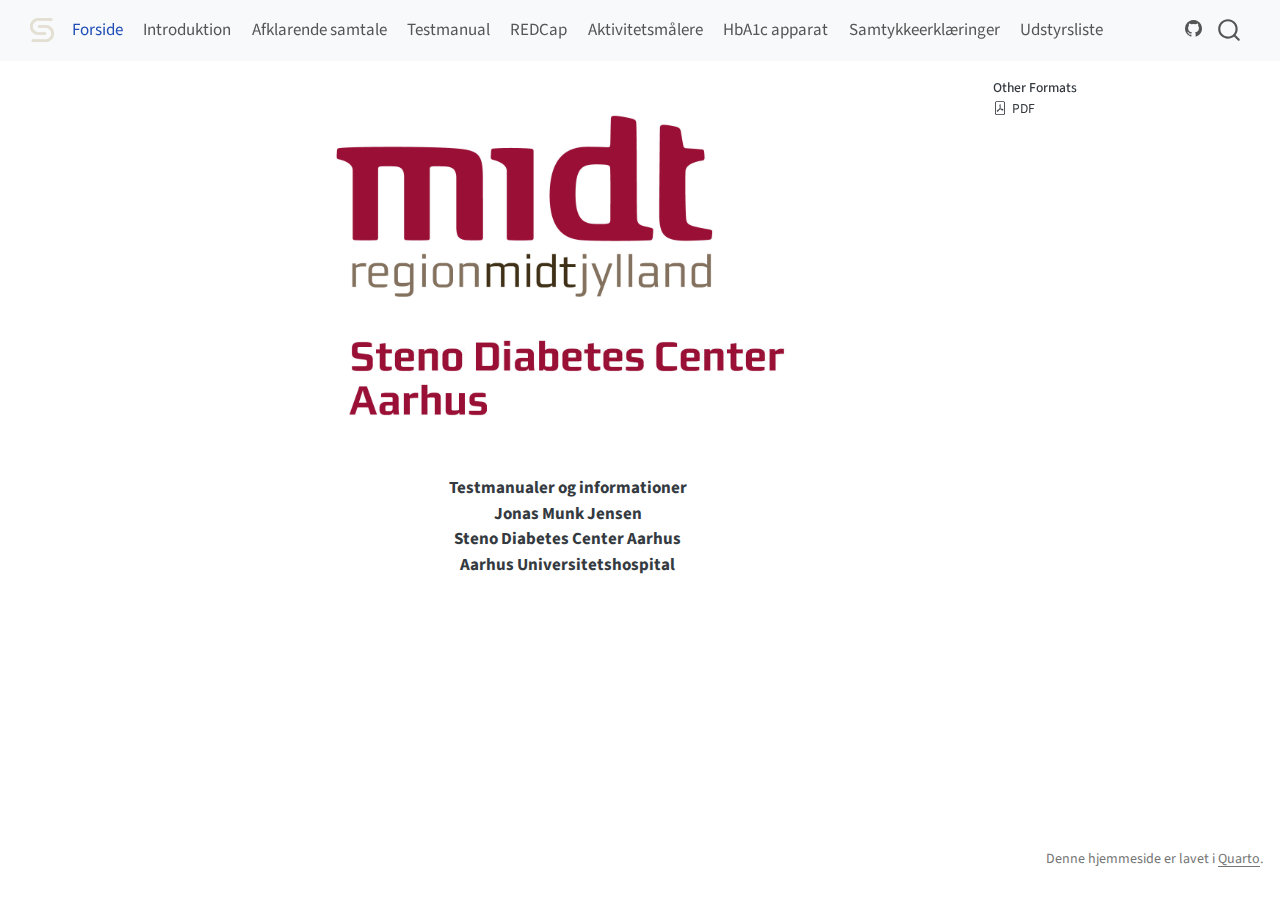
<file: index.html>
<!DOCTYPE html>
<html xmlns="http://www.w3.org/1999/xhtml" lang="en" xml:lang="en"><head>

<meta charset="utf-8">
<meta name="generator" content="quarto-1.5.57">

<meta name="viewport" content="width=device-width, initial-scale=1.0, user-scalable=yes">


<title>LIVING forskningsprojekt</title>
<style>
code{white-space: pre-wrap;}
span.smallcaps{font-variant: small-caps;}
div.columns{display: flex; gap: min(4vw, 1.5em);}
div.column{flex: auto; overflow-x: auto;}
div.hanging-indent{margin-left: 1.5em; text-indent: -1.5em;}
ul.task-list{list-style: none;}
ul.task-list li input[type="checkbox"] {
  width: 0.8em;
  margin: 0 0.8em 0.2em -1em; /* quarto-specific, see https://github.com/quarto-dev/quarto-cli/issues/4556 */ 
  vertical-align: middle;
}
</style>


<script src="site_libs/quarto-nav/quarto-nav.js"></script>
<script src="site_libs/quarto-nav/headroom.min.js"></script>
<script src="site_libs/clipboard/clipboard.min.js"></script>
<script src="site_libs/quarto-search/autocomplete.umd.js"></script>
<script src="site_libs/quarto-search/fuse.min.js"></script>
<script src="site_libs/quarto-search/quarto-search.js"></script>
<meta name="quarto:offset" content="./">
<script src="site_libs/quarto-html/quarto.js"></script>
<script src="site_libs/quarto-html/popper.min.js"></script>
<script src="site_libs/quarto-html/tippy.umd.min.js"></script>
<script src="site_libs/quarto-html/anchor.min.js"></script>
<link href="site_libs/quarto-html/tippy.css" rel="stylesheet">
<link href="site_libs/quarto-html/quarto-syntax-highlighting.css" rel="stylesheet" id="quarto-text-highlighting-styles">
<script src="site_libs/bootstrap/bootstrap.min.js"></script>
<link href="site_libs/bootstrap/bootstrap-icons.css" rel="stylesheet">
<link href="site_libs/bootstrap/bootstrap.min.css" rel="stylesheet" id="quarto-bootstrap" data-mode="light">
<script id="quarto-search-options" type="application/json">{
  "location": "navbar",
  "copy-button": false,
  "collapse-after": 3,
  "panel-placement": "end",
  "type": "overlay",
  "limit": 50,
  "keyboard-shortcut": [
    "f",
    "/",
    "s"
  ],
  "show-item-context": false,
  "language": {
    "search-no-results-text": "No results",
    "search-matching-documents-text": "matching documents",
    "search-copy-link-title": "Copy link to search",
    "search-hide-matches-text": "Hide additional matches",
    "search-more-match-text": "more match in this document",
    "search-more-matches-text": "more matches in this document",
    "search-clear-button-title": "Clear",
    "search-text-placeholder": "",
    "search-detached-cancel-button-title": "Cancel",
    "search-submit-button-title": "Submit",
    "search-label": "Search"
  }
}</script>


</head>

<body class="nav-fixed">

<div id="quarto-search-results"></div>
  <header id="quarto-header" class="headroom fixed-top">
    <nav class="navbar navbar-expand-lg " data-bs-theme="dark">
      <div class="navbar-container container-fluid">
      <div class="navbar-brand-container mx-auto">
    <a href="./index.html" class="navbar-brand navbar-brand-logo">
    <img src="./logo.png" alt="Steno Diabetes Center Aarhus" class="navbar-logo">
    </a>
  </div>
            <div id="quarto-search" class="" title="Search"></div>
          <button class="navbar-toggler" type="button" data-bs-toggle="collapse" data-bs-target="#navbarCollapse" aria-controls="navbarCollapse" role="menu" aria-expanded="false" aria-label="Toggle navigation" onclick="if (window.quartoToggleHeadroom) { window.quartoToggleHeadroom(); }">
  <span class="navbar-toggler-icon"></span>
</button>
          <div class="collapse navbar-collapse" id="navbarCollapse">
            <ul class="navbar-nav navbar-nav-scroll me-auto">
  <li class="nav-item">
    <a class="nav-link active" href="./index.html" aria-current="page"> 
<span class="menu-text">Forside</span></a>
  </li>  
  <li class="nav-item">
    <a class="nav-link" href="./0-introduktion.html"> 
<span class="menu-text">Introduktion</span></a>
  </li>  
  <li class="nav-item">
    <a class="nav-link" href="./1-afklarende-samtale.html"> 
<span class="menu-text">Afklarende samtale</span></a>
  </li>  
  <li class="nav-item">
    <a class="nav-link" href="./2-testmanual"> 
<span class="menu-text">Testmanual</span></a>
  </li>  
  <li class="nav-item">
    <a class="nav-link" href="./3-REDCap.html"> 
<span class="menu-text">REDCap</span></a>
  </li>  
  <li class="nav-item">
    <a class="nav-link" href="./4-opsætning-af-aktivitetsmåler.html"> 
<span class="menu-text">Aktivitetsmålere</span></a>
  </li>  
  <li class="nav-item">
    <a class="nav-link" href="./5-HbA1c-apparat.html"> 
<span class="menu-text">HbA1c apparat</span></a>
  </li>  
  <li class="nav-item">
    <a class="nav-link" href="./6-Samtykkeerklæring.html"> 
<span class="menu-text">Samtykkeerklæringer</span></a>
  </li>  
  <li class="nav-item">
    <a class="nav-link" href="./7-udstyrsliste.html"> 
<span class="menu-text">Udstyrsliste</span></a>
  </li>  
</ul>
          </div> <!-- /navcollapse -->
            <div class="quarto-navbar-tools">
    <a href="https://github.com/Jonasmunkjensen/LIVING" title="LIVING" class="quarto-navigation-tool px-1" aria-label="LIVING"><i class="bi bi-github"></i></a>
</div>
      </div> <!-- /container-fluid -->
    </nav>
</header>
<!-- content -->
<div id="quarto-content" class="quarto-container page-columns page-rows-contents page-layout-article page-navbar">
<!-- sidebar -->
<!-- margin-sidebar -->
    <div id="quarto-margin-sidebar" class="sidebar margin-sidebar">
        
    <div class="quarto-alternate-formats"><h2>Other Formats</h2><ul><li><a href="index.pdf"><i class="bi bi-file-pdf"></i>PDF</a></li></ul></div></div>
<!-- main -->
<main class="content" id="quarto-document-content">




<div class="quarto-figure quarto-figure-center">
<figure class="figure">
<p><img src="rmlogo.PNG" class="img-fluid quarto-figure quarto-figure-center figure-img"></p>
</figure>
</div>
<div style="text-align: center">
<p><strong>Testmanualer og informationer</strong><br>
<strong>Jonas Munk Jensen</strong><br>
<strong>Steno Diabetes Center Aarhus</strong><br>
<strong>Aarhus Universitetshospital</strong></p>
</div>



</main> <!-- /main -->
<script id="quarto-html-after-body" type="application/javascript">
window.document.addEventListener("DOMContentLoaded", function (event) {
  const toggleBodyColorMode = (bsSheetEl) => {
    const mode = bsSheetEl.getAttribute("data-mode");
    const bodyEl = window.document.querySelector("body");
    if (mode === "dark") {
      bodyEl.classList.add("quarto-dark");
      bodyEl.classList.remove("quarto-light");
    } else {
      bodyEl.classList.add("quarto-light");
      bodyEl.classList.remove("quarto-dark");
    }
  }
  const toggleBodyColorPrimary = () => {
    const bsSheetEl = window.document.querySelector("link#quarto-bootstrap");
    if (bsSheetEl) {
      toggleBodyColorMode(bsSheetEl);
    }
  }
  toggleBodyColorPrimary();  
  const icon = "";
  const anchorJS = new window.AnchorJS();
  anchorJS.options = {
    placement: 'right',
    icon: icon
  };
  anchorJS.add('.anchored');
  const isCodeAnnotation = (el) => {
    for (const clz of el.classList) {
      if (clz.startsWith('code-annotation-')) {                     
        return true;
      }
    }
    return false;
  }
  const onCopySuccess = function(e) {
    // button target
    const button = e.trigger;
    // don't keep focus
    button.blur();
    // flash "checked"
    button.classList.add('code-copy-button-checked');
    var currentTitle = button.getAttribute("title");
    button.setAttribute("title", "Copied!");
    let tooltip;
    if (window.bootstrap) {
      button.setAttribute("data-bs-toggle", "tooltip");
      button.setAttribute("data-bs-placement", "left");
      button.setAttribute("data-bs-title", "Copied!");
      tooltip = new bootstrap.Tooltip(button, 
        { trigger: "manual", 
          customClass: "code-copy-button-tooltip",
          offset: [0, -8]});
      tooltip.show();    
    }
    setTimeout(function() {
      if (tooltip) {
        tooltip.hide();
        button.removeAttribute("data-bs-title");
        button.removeAttribute("data-bs-toggle");
        button.removeAttribute("data-bs-placement");
      }
      button.setAttribute("title", currentTitle);
      button.classList.remove('code-copy-button-checked');
    }, 1000);
    // clear code selection
    e.clearSelection();
  }
  const getTextToCopy = function(trigger) {
      const codeEl = trigger.previousElementSibling.cloneNode(true);
      for (const childEl of codeEl.children) {
        if (isCodeAnnotation(childEl)) {
          childEl.remove();
        }
      }
      return codeEl.innerText;
  }
  const clipboard = new window.ClipboardJS('.code-copy-button:not([data-in-quarto-modal])', {
    text: getTextToCopy
  });
  clipboard.on('success', onCopySuccess);
  if (window.document.getElementById('quarto-embedded-source-code-modal')) {
    // For code content inside modals, clipBoardJS needs to be initialized with a container option
    // TODO: Check when it could be a function (https://github.com/zenorocha/clipboard.js/issues/860)
    const clipboardModal = new window.ClipboardJS('.code-copy-button[data-in-quarto-modal]', {
      text: getTextToCopy,
      container: window.document.getElementById('quarto-embedded-source-code-modal')
    });
    clipboardModal.on('success', onCopySuccess);
  }
    var localhostRegex = new RegExp(/^(?:http|https):\/\/localhost\:?[0-9]*\//);
    var mailtoRegex = new RegExp(/^mailto:/);
      var filterRegex = new RegExp("https:\/\/jonasmunkjensen\.github\.io\/LIVING\/");
    var isInternal = (href) => {
        return filterRegex.test(href) || localhostRegex.test(href) || mailtoRegex.test(href);
    }
    // Inspect non-navigation links and adorn them if external
 	var links = window.document.querySelectorAll('a[href]:not(.nav-link):not(.navbar-brand):not(.toc-action):not(.sidebar-link):not(.sidebar-item-toggle):not(.pagination-link):not(.no-external):not([aria-hidden]):not(.dropdown-item):not(.quarto-navigation-tool):not(.about-link)');
    for (var i=0; i<links.length; i++) {
      const link = links[i];
      if (!isInternal(link.href)) {
        // undo the damage that might have been done by quarto-nav.js in the case of
        // links that we want to consider external
        if (link.dataset.originalHref !== undefined) {
          link.href = link.dataset.originalHref;
        }
      }
    }
  function tippyHover(el, contentFn, onTriggerFn, onUntriggerFn) {
    const config = {
      allowHTML: true,
      maxWidth: 500,
      delay: 100,
      arrow: false,
      appendTo: function(el) {
          return el.parentElement;
      },
      interactive: true,
      interactiveBorder: 10,
      theme: 'quarto',
      placement: 'bottom-start',
    };
    if (contentFn) {
      config.content = contentFn;
    }
    if (onTriggerFn) {
      config.onTrigger = onTriggerFn;
    }
    if (onUntriggerFn) {
      config.onUntrigger = onUntriggerFn;
    }
    window.tippy(el, config); 
  }
  const noterefs = window.document.querySelectorAll('a[role="doc-noteref"]');
  for (var i=0; i<noterefs.length; i++) {
    const ref = noterefs[i];
    tippyHover(ref, function() {
      // use id or data attribute instead here
      let href = ref.getAttribute('data-footnote-href') || ref.getAttribute('href');
      try { href = new URL(href).hash; } catch {}
      const id = href.replace(/^#\/?/, "");
      const note = window.document.getElementById(id);
      if (note) {
        return note.innerHTML;
      } else {
        return "";
      }
    });
  }
  const xrefs = window.document.querySelectorAll('a.quarto-xref');
  const processXRef = (id, note) => {
    // Strip column container classes
    const stripColumnClz = (el) => {
      el.classList.remove("page-full", "page-columns");
      if (el.children) {
        for (const child of el.children) {
          stripColumnClz(child);
        }
      }
    }
    stripColumnClz(note)
    if (id === null || id.startsWith('sec-')) {
      // Special case sections, only their first couple elements
      const container = document.createElement("div");
      if (note.children && note.children.length > 2) {
        container.appendChild(note.children[0].cloneNode(true));
        for (let i = 1; i < note.children.length; i++) {
          const child = note.children[i];
          if (child.tagName === "P" && child.innerText === "") {
            continue;
          } else {
            container.appendChild(child.cloneNode(true));
            break;
          }
        }
        if (window.Quarto?.typesetMath) {
          window.Quarto.typesetMath(container);
        }
        return container.innerHTML
      } else {
        if (window.Quarto?.typesetMath) {
          window.Quarto.typesetMath(note);
        }
        return note.innerHTML;
      }
    } else {
      // Remove any anchor links if they are present
      const anchorLink = note.querySelector('a.anchorjs-link');
      if (anchorLink) {
        anchorLink.remove();
      }
      if (window.Quarto?.typesetMath) {
        window.Quarto.typesetMath(note);
      }
      // TODO in 1.5, we should make sure this works without a callout special case
      if (note.classList.contains("callout")) {
        return note.outerHTML;
      } else {
        return note.innerHTML;
      }
    }
  }
  for (var i=0; i<xrefs.length; i++) {
    const xref = xrefs[i];
    tippyHover(xref, undefined, function(instance) {
      instance.disable();
      let url = xref.getAttribute('href');
      let hash = undefined; 
      if (url.startsWith('#')) {
        hash = url;
      } else {
        try { hash = new URL(url).hash; } catch {}
      }
      if (hash) {
        const id = hash.replace(/^#\/?/, "");
        const note = window.document.getElementById(id);
        if (note !== null) {
          try {
            const html = processXRef(id, note.cloneNode(true));
            instance.setContent(html);
          } finally {
            instance.enable();
            instance.show();
          }
        } else {
          // See if we can fetch this
          fetch(url.split('#')[0])
          .then(res => res.text())
          .then(html => {
            const parser = new DOMParser();
            const htmlDoc = parser.parseFromString(html, "text/html");
            const note = htmlDoc.getElementById(id);
            if (note !== null) {
              const html = processXRef(id, note);
              instance.setContent(html);
            } 
          }).finally(() => {
            instance.enable();
            instance.show();
          });
        }
      } else {
        // See if we can fetch a full url (with no hash to target)
        // This is a special case and we should probably do some content thinning / targeting
        fetch(url)
        .then(res => res.text())
        .then(html => {
          const parser = new DOMParser();
          const htmlDoc = parser.parseFromString(html, "text/html");
          const note = htmlDoc.querySelector('main.content');
          if (note !== null) {
            // This should only happen for chapter cross references
            // (since there is no id in the URL)
            // remove the first header
            if (note.children.length > 0 && note.children[0].tagName === "HEADER") {
              note.children[0].remove();
            }
            const html = processXRef(null, note);
            instance.setContent(html);
          } 
        }).finally(() => {
          instance.enable();
          instance.show();
        });
      }
    }, function(instance) {
    });
  }
      let selectedAnnoteEl;
      const selectorForAnnotation = ( cell, annotation) => {
        let cellAttr = 'data-code-cell="' + cell + '"';
        let lineAttr = 'data-code-annotation="' +  annotation + '"';
        const selector = 'span[' + cellAttr + '][' + lineAttr + ']';
        return selector;
      }
      const selectCodeLines = (annoteEl) => {
        const doc = window.document;
        const targetCell = annoteEl.getAttribute("data-target-cell");
        const targetAnnotation = annoteEl.getAttribute("data-target-annotation");
        const annoteSpan = window.document.querySelector(selectorForAnnotation(targetCell, targetAnnotation));
        const lines = annoteSpan.getAttribute("data-code-lines").split(",");
        const lineIds = lines.map((line) => {
          return targetCell + "-" + line;
        })
        let top = null;
        let height = null;
        let parent = null;
        if (lineIds.length > 0) {
            //compute the position of the single el (top and bottom and make a div)
            const el = window.document.getElementById(lineIds[0]);
            top = el.offsetTop;
            height = el.offsetHeight;
            parent = el.parentElement.parentElement;
          if (lineIds.length > 1) {
            const lastEl = window.document.getElementById(lineIds[lineIds.length - 1]);
            const bottom = lastEl.offsetTop + lastEl.offsetHeight;
            height = bottom - top;
          }
          if (top !== null && height !== null && parent !== null) {
            // cook up a div (if necessary) and position it 
            let div = window.document.getElementById("code-annotation-line-highlight");
            if (div === null) {
              div = window.document.createElement("div");
              div.setAttribute("id", "code-annotation-line-highlight");
              div.style.position = 'absolute';
              parent.appendChild(div);
            }
            div.style.top = top - 2 + "px";
            div.style.height = height + 4 + "px";
            div.style.left = 0;
            let gutterDiv = window.document.getElementById("code-annotation-line-highlight-gutter");
            if (gutterDiv === null) {
              gutterDiv = window.document.createElement("div");
              gutterDiv.setAttribute("id", "code-annotation-line-highlight-gutter");
              gutterDiv.style.position = 'absolute';
              const codeCell = window.document.getElementById(targetCell);
              const gutter = codeCell.querySelector('.code-annotation-gutter');
              gutter.appendChild(gutterDiv);
            }
            gutterDiv.style.top = top - 2 + "px";
            gutterDiv.style.height = height + 4 + "px";
          }
          selectedAnnoteEl = annoteEl;
        }
      };
      const unselectCodeLines = () => {
        const elementsIds = ["code-annotation-line-highlight", "code-annotation-line-highlight-gutter"];
        elementsIds.forEach((elId) => {
          const div = window.document.getElementById(elId);
          if (div) {
            div.remove();
          }
        });
        selectedAnnoteEl = undefined;
      };
        // Handle positioning of the toggle
    window.addEventListener(
      "resize",
      throttle(() => {
        elRect = undefined;
        if (selectedAnnoteEl) {
          selectCodeLines(selectedAnnoteEl);
        }
      }, 10)
    );
    function throttle(fn, ms) {
    let throttle = false;
    let timer;
      return (...args) => {
        if(!throttle) { // first call gets through
            fn.apply(this, args);
            throttle = true;
        } else { // all the others get throttled
            if(timer) clearTimeout(timer); // cancel #2
            timer = setTimeout(() => {
              fn.apply(this, args);
              timer = throttle = false;
            }, ms);
        }
      };
    }
      // Attach click handler to the DT
      const annoteDls = window.document.querySelectorAll('dt[data-target-cell]');
      for (const annoteDlNode of annoteDls) {
        annoteDlNode.addEventListener('click', (event) => {
          const clickedEl = event.target;
          if (clickedEl !== selectedAnnoteEl) {
            unselectCodeLines();
            const activeEl = window.document.querySelector('dt[data-target-cell].code-annotation-active');
            if (activeEl) {
              activeEl.classList.remove('code-annotation-active');
            }
            selectCodeLines(clickedEl);
            clickedEl.classList.add('code-annotation-active');
          } else {
            // Unselect the line
            unselectCodeLines();
            clickedEl.classList.remove('code-annotation-active');
          }
        });
      }
  const findCites = (el) => {
    const parentEl = el.parentElement;
    if (parentEl) {
      const cites = parentEl.dataset.cites;
      if (cites) {
        return {
          el,
          cites: cites.split(' ')
        };
      } else {
        return findCites(el.parentElement)
      }
    } else {
      return undefined;
    }
  };
  var bibliorefs = window.document.querySelectorAll('a[role="doc-biblioref"]');
  for (var i=0; i<bibliorefs.length; i++) {
    const ref = bibliorefs[i];
    const citeInfo = findCites(ref);
    if (citeInfo) {
      tippyHover(citeInfo.el, function() {
        var popup = window.document.createElement('div');
        citeInfo.cites.forEach(function(cite) {
          var citeDiv = window.document.createElement('div');
          citeDiv.classList.add('hanging-indent');
          citeDiv.classList.add('csl-entry');
          var biblioDiv = window.document.getElementById('ref-' + cite);
          if (biblioDiv) {
            citeDiv.innerHTML = biblioDiv.innerHTML;
          }
          popup.appendChild(citeDiv);
        });
        return popup.innerHTML;
      });
    }
  }
});
</script>
</div> <!-- /content -->
<footer class="footer">
  <div class="nav-footer">
    <div class="nav-footer-left">
      &nbsp;
    </div>   
    <div class="nav-footer-center">
      &nbsp;
    </div>
    <div class="nav-footer-right">
<p>Denne hjemmeside er lavet i <a href="https://quarto.org/">Quarto</a>.</p>
</div>
  </div>
</footer>




</body></html>
</file>
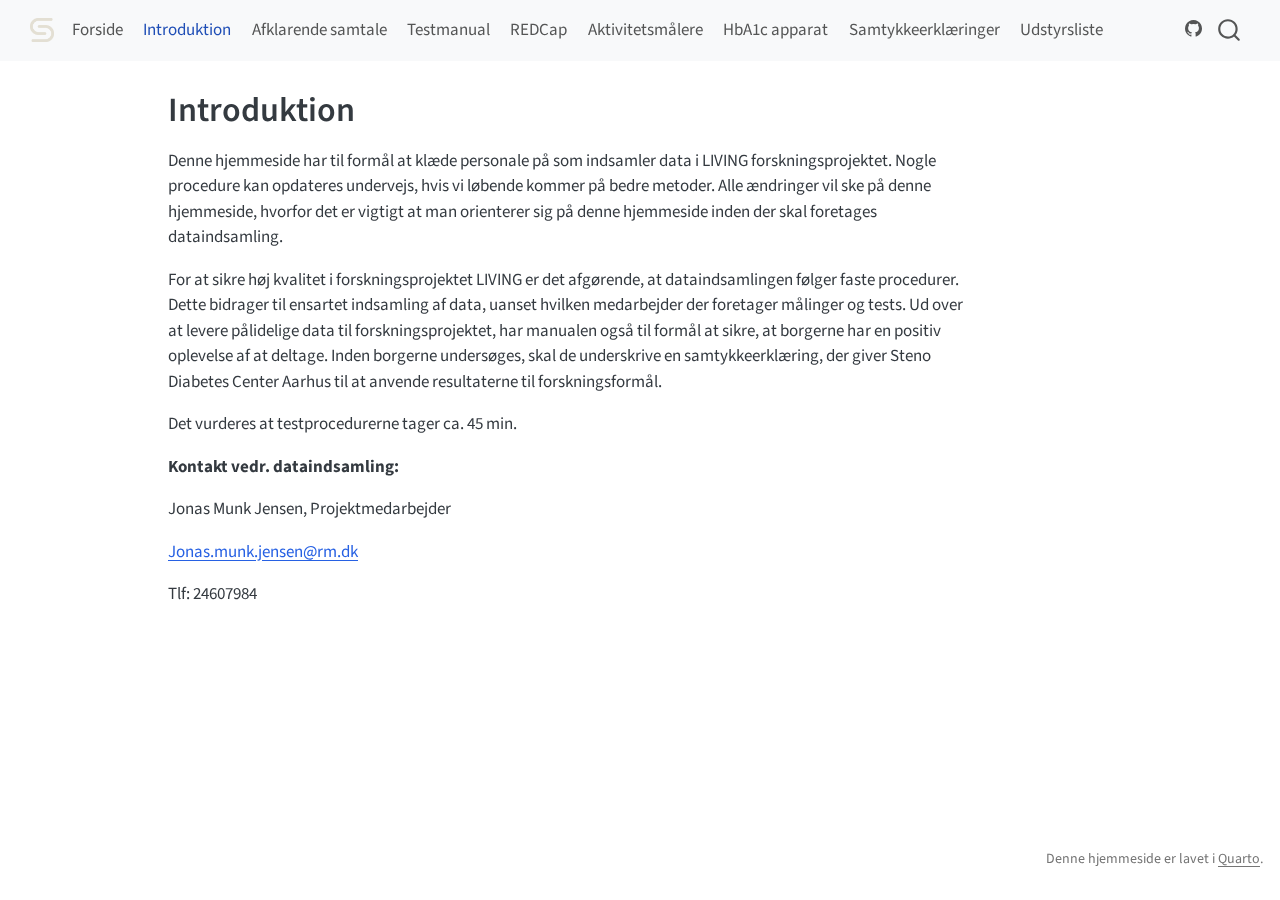
<file: 0-introduktion.html>
<!DOCTYPE html>
<html xmlns="http://www.w3.org/1999/xhtml" lang="en" xml:lang="en"><head>

<meta charset="utf-8">
<meta name="generator" content="quarto-1.5.57">

<meta name="viewport" content="width=device-width, initial-scale=1.0, user-scalable=yes">


<title>Introduktion – LIVING forskningsprojekt</title>
<style>
code{white-space: pre-wrap;}
span.smallcaps{font-variant: small-caps;}
div.columns{display: flex; gap: min(4vw, 1.5em);}
div.column{flex: auto; overflow-x: auto;}
div.hanging-indent{margin-left: 1.5em; text-indent: -1.5em;}
ul.task-list{list-style: none;}
ul.task-list li input[type="checkbox"] {
  width: 0.8em;
  margin: 0 0.8em 0.2em -1em; /* quarto-specific, see https://github.com/quarto-dev/quarto-cli/issues/4556 */ 
  vertical-align: middle;
}
</style>


<script src="site_libs/quarto-nav/quarto-nav.js"></script>
<script src="site_libs/quarto-nav/headroom.min.js"></script>
<script src="site_libs/clipboard/clipboard.min.js"></script>
<script src="site_libs/quarto-search/autocomplete.umd.js"></script>
<script src="site_libs/quarto-search/fuse.min.js"></script>
<script src="site_libs/quarto-search/quarto-search.js"></script>
<meta name="quarto:offset" content="./">
<script src="site_libs/quarto-html/quarto.js"></script>
<script src="site_libs/quarto-html/popper.min.js"></script>
<script src="site_libs/quarto-html/tippy.umd.min.js"></script>
<script src="site_libs/quarto-html/anchor.min.js"></script>
<link href="site_libs/quarto-html/tippy.css" rel="stylesheet">
<link href="site_libs/quarto-html/quarto-syntax-highlighting.css" rel="stylesheet" id="quarto-text-highlighting-styles">
<script src="site_libs/bootstrap/bootstrap.min.js"></script>
<link href="site_libs/bootstrap/bootstrap-icons.css" rel="stylesheet">
<link href="site_libs/bootstrap/bootstrap.min.css" rel="stylesheet" id="quarto-bootstrap" data-mode="light">
<script id="quarto-search-options" type="application/json">{
  "location": "navbar",
  "copy-button": false,
  "collapse-after": 3,
  "panel-placement": "end",
  "type": "overlay",
  "limit": 50,
  "keyboard-shortcut": [
    "f",
    "/",
    "s"
  ],
  "show-item-context": false,
  "language": {
    "search-no-results-text": "No results",
    "search-matching-documents-text": "matching documents",
    "search-copy-link-title": "Copy link to search",
    "search-hide-matches-text": "Hide additional matches",
    "search-more-match-text": "more match in this document",
    "search-more-matches-text": "more matches in this document",
    "search-clear-button-title": "Clear",
    "search-text-placeholder": "",
    "search-detached-cancel-button-title": "Cancel",
    "search-submit-button-title": "Submit",
    "search-label": "Search"
  }
}</script>


</head>

<body class="nav-fixed">

<div id="quarto-search-results"></div>
  <header id="quarto-header" class="headroom fixed-top">
    <nav class="navbar navbar-expand-lg " data-bs-theme="dark">
      <div class="navbar-container container-fluid">
      <div class="navbar-brand-container mx-auto">
    <a href="./index.html" class="navbar-brand navbar-brand-logo">
    <img src="./logo.png" alt="Steno Diabetes Center Aarhus" class="navbar-logo">
    </a>
  </div>
            <div id="quarto-search" class="" title="Search"></div>
          <button class="navbar-toggler" type="button" data-bs-toggle="collapse" data-bs-target="#navbarCollapse" aria-controls="navbarCollapse" role="menu" aria-expanded="false" aria-label="Toggle navigation" onclick="if (window.quartoToggleHeadroom) { window.quartoToggleHeadroom(); }">
  <span class="navbar-toggler-icon"></span>
</button>
          <div class="collapse navbar-collapse" id="navbarCollapse">
            <ul class="navbar-nav navbar-nav-scroll me-auto">
  <li class="nav-item">
    <a class="nav-link" href="./index.html"> 
<span class="menu-text">Forside</span></a>
  </li>  
  <li class="nav-item">
    <a class="nav-link active" href="./0-introduktion.html" aria-current="page"> 
<span class="menu-text">Introduktion</span></a>
  </li>  
  <li class="nav-item">
    <a class="nav-link" href="./1-afklarende-samtale.html"> 
<span class="menu-text">Afklarende samtale</span></a>
  </li>  
  <li class="nav-item">
    <a class="nav-link" href="./2-testmanual"> 
<span class="menu-text">Testmanual</span></a>
  </li>  
  <li class="nav-item">
    <a class="nav-link" href="./3-REDCap.html"> 
<span class="menu-text">REDCap</span></a>
  </li>  
  <li class="nav-item">
    <a class="nav-link" href="./4-opsætning-af-aktivitetsmåler.html"> 
<span class="menu-text">Aktivitetsmålere</span></a>
  </li>  
  <li class="nav-item">
    <a class="nav-link" href="./5-HbA1c-apparat.html"> 
<span class="menu-text">HbA1c apparat</span></a>
  </li>  
  <li class="nav-item">
    <a class="nav-link" href="./6-Samtykkeerklæring.html"> 
<span class="menu-text">Samtykkeerklæringer</span></a>
  </li>  
  <li class="nav-item">
    <a class="nav-link" href="./7-udstyrsliste.html"> 
<span class="menu-text">Udstyrsliste</span></a>
  </li>  
</ul>
          </div> <!-- /navcollapse -->
            <div class="quarto-navbar-tools">
    <a href="https://github.com/Jonasmunkjensen/LIVING" title="LIVING" class="quarto-navigation-tool px-1" aria-label="LIVING"><i class="bi bi-github"></i></a>
</div>
      </div> <!-- /container-fluid -->
    </nav>
</header>
<!-- content -->
<div id="quarto-content" class="quarto-container page-columns page-rows-contents page-layout-article page-navbar">
<!-- sidebar -->
<!-- margin-sidebar -->
    <div id="quarto-margin-sidebar" class="sidebar margin-sidebar zindex-bottom">
        
    </div>
<!-- main -->
<main class="content" id="quarto-document-content">

<header id="title-block-header" class="quarto-title-block default">
<div class="quarto-title">
<h1 class="title">Introduktion</h1>
</div>



<div class="quarto-title-meta">

    
  
    
  </div>
  


</header>


<p>Denne hjemmeside har til formål at klæde personale på som indsamler data i LIVING forskningsprojektet. Nogle procedure kan opdateres undervejs, hvis vi løbende kommer på bedre metoder. Alle ændringer vil ske på denne hjemmeside, hvorfor det er vigtigt at man orienterer sig på denne hjemmeside inden der skal foretages dataindsamling.</p>
<p>For at sikre høj kvalitet i forskningsprojektet LIVING er det afgørende, at dataindsamlingen følger faste procedurer. Dette bidrager til ensartet indsamling af data, uanset hvilken medarbejder der foretager målinger og tests. Ud over at levere pålidelige data til forskningsprojektet, har manualen også til formål at sikre, at borgerne har en positiv oplevelse af at deltage. Inden borgerne undersøges, skal de underskrive en samtykkeerklæring, der giver Steno Diabetes Center Aarhus til at anvende resultaterne til forskningsformål.</p>
<p>Det vurderes at testprocedurerne tager ca. 45 min.</p>
<p><strong>Kontakt vedr. dataindsamling:</strong></p>
<p>Jonas Munk Jensen, Projektmedarbejder</p>
<p><a href="mailto:Jonas.munk.jensen@rm.dk" class="email">Jonas.munk.jensen@rm.dk</a></p>
<p>Tlf: 24607984</p>



</main> <!-- /main -->
<script id="quarto-html-after-body" type="application/javascript">
window.document.addEventListener("DOMContentLoaded", function (event) {
  const toggleBodyColorMode = (bsSheetEl) => {
    const mode = bsSheetEl.getAttribute("data-mode");
    const bodyEl = window.document.querySelector("body");
    if (mode === "dark") {
      bodyEl.classList.add("quarto-dark");
      bodyEl.classList.remove("quarto-light");
    } else {
      bodyEl.classList.add("quarto-light");
      bodyEl.classList.remove("quarto-dark");
    }
  }
  const toggleBodyColorPrimary = () => {
    const bsSheetEl = window.document.querySelector("link#quarto-bootstrap");
    if (bsSheetEl) {
      toggleBodyColorMode(bsSheetEl);
    }
  }
  toggleBodyColorPrimary();  
  const icon = "";
  const anchorJS = new window.AnchorJS();
  anchorJS.options = {
    placement: 'right',
    icon: icon
  };
  anchorJS.add('.anchored');
  const isCodeAnnotation = (el) => {
    for (const clz of el.classList) {
      if (clz.startsWith('code-annotation-')) {                     
        return true;
      }
    }
    return false;
  }
  const onCopySuccess = function(e) {
    // button target
    const button = e.trigger;
    // don't keep focus
    button.blur();
    // flash "checked"
    button.classList.add('code-copy-button-checked');
    var currentTitle = button.getAttribute("title");
    button.setAttribute("title", "Copied!");
    let tooltip;
    if (window.bootstrap) {
      button.setAttribute("data-bs-toggle", "tooltip");
      button.setAttribute("data-bs-placement", "left");
      button.setAttribute("data-bs-title", "Copied!");
      tooltip = new bootstrap.Tooltip(button, 
        { trigger: "manual", 
          customClass: "code-copy-button-tooltip",
          offset: [0, -8]});
      tooltip.show();    
    }
    setTimeout(function() {
      if (tooltip) {
        tooltip.hide();
        button.removeAttribute("data-bs-title");
        button.removeAttribute("data-bs-toggle");
        button.removeAttribute("data-bs-placement");
      }
      button.setAttribute("title", currentTitle);
      button.classList.remove('code-copy-button-checked');
    }, 1000);
    // clear code selection
    e.clearSelection();
  }
  const getTextToCopy = function(trigger) {
      const codeEl = trigger.previousElementSibling.cloneNode(true);
      for (const childEl of codeEl.children) {
        if (isCodeAnnotation(childEl)) {
          childEl.remove();
        }
      }
      return codeEl.innerText;
  }
  const clipboard = new window.ClipboardJS('.code-copy-button:not([data-in-quarto-modal])', {
    text: getTextToCopy
  });
  clipboard.on('success', onCopySuccess);
  if (window.document.getElementById('quarto-embedded-source-code-modal')) {
    // For code content inside modals, clipBoardJS needs to be initialized with a container option
    // TODO: Check when it could be a function (https://github.com/zenorocha/clipboard.js/issues/860)
    const clipboardModal = new window.ClipboardJS('.code-copy-button[data-in-quarto-modal]', {
      text: getTextToCopy,
      container: window.document.getElementById('quarto-embedded-source-code-modal')
    });
    clipboardModal.on('success', onCopySuccess);
  }
    var localhostRegex = new RegExp(/^(?:http|https):\/\/localhost\:?[0-9]*\//);
    var mailtoRegex = new RegExp(/^mailto:/);
      var filterRegex = new RegExp("https:\/\/jonasmunkjensen\.github\.io\/LIVING\/");
    var isInternal = (href) => {
        return filterRegex.test(href) || localhostRegex.test(href) || mailtoRegex.test(href);
    }
    // Inspect non-navigation links and adorn them if external
 	var links = window.document.querySelectorAll('a[href]:not(.nav-link):not(.navbar-brand):not(.toc-action):not(.sidebar-link):not(.sidebar-item-toggle):not(.pagination-link):not(.no-external):not([aria-hidden]):not(.dropdown-item):not(.quarto-navigation-tool):not(.about-link)');
    for (var i=0; i<links.length; i++) {
      const link = links[i];
      if (!isInternal(link.href)) {
        // undo the damage that might have been done by quarto-nav.js in the case of
        // links that we want to consider external
        if (link.dataset.originalHref !== undefined) {
          link.href = link.dataset.originalHref;
        }
      }
    }
  function tippyHover(el, contentFn, onTriggerFn, onUntriggerFn) {
    const config = {
      allowHTML: true,
      maxWidth: 500,
      delay: 100,
      arrow: false,
      appendTo: function(el) {
          return el.parentElement;
      },
      interactive: true,
      interactiveBorder: 10,
      theme: 'quarto',
      placement: 'bottom-start',
    };
    if (contentFn) {
      config.content = contentFn;
    }
    if (onTriggerFn) {
      config.onTrigger = onTriggerFn;
    }
    if (onUntriggerFn) {
      config.onUntrigger = onUntriggerFn;
    }
    window.tippy(el, config); 
  }
  const noterefs = window.document.querySelectorAll('a[role="doc-noteref"]');
  for (var i=0; i<noterefs.length; i++) {
    const ref = noterefs[i];
    tippyHover(ref, function() {
      // use id or data attribute instead here
      let href = ref.getAttribute('data-footnote-href') || ref.getAttribute('href');
      try { href = new URL(href).hash; } catch {}
      const id = href.replace(/^#\/?/, "");
      const note = window.document.getElementById(id);
      if (note) {
        return note.innerHTML;
      } else {
        return "";
      }
    });
  }
  const xrefs = window.document.querySelectorAll('a.quarto-xref');
  const processXRef = (id, note) => {
    // Strip column container classes
    const stripColumnClz = (el) => {
      el.classList.remove("page-full", "page-columns");
      if (el.children) {
        for (const child of el.children) {
          stripColumnClz(child);
        }
      }
    }
    stripColumnClz(note)
    if (id === null || id.startsWith('sec-')) {
      // Special case sections, only their first couple elements
      const container = document.createElement("div");
      if (note.children && note.children.length > 2) {
        container.appendChild(note.children[0].cloneNode(true));
        for (let i = 1; i < note.children.length; i++) {
          const child = note.children[i];
          if (child.tagName === "P" && child.innerText === "") {
            continue;
          } else {
            container.appendChild(child.cloneNode(true));
            break;
          }
        }
        if (window.Quarto?.typesetMath) {
          window.Quarto.typesetMath(container);
        }
        return container.innerHTML
      } else {
        if (window.Quarto?.typesetMath) {
          window.Quarto.typesetMath(note);
        }
        return note.innerHTML;
      }
    } else {
      // Remove any anchor links if they are present
      const anchorLink = note.querySelector('a.anchorjs-link');
      if (anchorLink) {
        anchorLink.remove();
      }
      if (window.Quarto?.typesetMath) {
        window.Quarto.typesetMath(note);
      }
      // TODO in 1.5, we should make sure this works without a callout special case
      if (note.classList.contains("callout")) {
        return note.outerHTML;
      } else {
        return note.innerHTML;
      }
    }
  }
  for (var i=0; i<xrefs.length; i++) {
    const xref = xrefs[i];
    tippyHover(xref, undefined, function(instance) {
      instance.disable();
      let url = xref.getAttribute('href');
      let hash = undefined; 
      if (url.startsWith('#')) {
        hash = url;
      } else {
        try { hash = new URL(url).hash; } catch {}
      }
      if (hash) {
        const id = hash.replace(/^#\/?/, "");
        const note = window.document.getElementById(id);
        if (note !== null) {
          try {
            const html = processXRef(id, note.cloneNode(true));
            instance.setContent(html);
          } finally {
            instance.enable();
            instance.show();
          }
        } else {
          // See if we can fetch this
          fetch(url.split('#')[0])
          .then(res => res.text())
          .then(html => {
            const parser = new DOMParser();
            const htmlDoc = parser.parseFromString(html, "text/html");
            const note = htmlDoc.getElementById(id);
            if (note !== null) {
              const html = processXRef(id, note);
              instance.setContent(html);
            } 
          }).finally(() => {
            instance.enable();
            instance.show();
          });
        }
      } else {
        // See if we can fetch a full url (with no hash to target)
        // This is a special case and we should probably do some content thinning / targeting
        fetch(url)
        .then(res => res.text())
        .then(html => {
          const parser = new DOMParser();
          const htmlDoc = parser.parseFromString(html, "text/html");
          const note = htmlDoc.querySelector('main.content');
          if (note !== null) {
            // This should only happen for chapter cross references
            // (since there is no id in the URL)
            // remove the first header
            if (note.children.length > 0 && note.children[0].tagName === "HEADER") {
              note.children[0].remove();
            }
            const html = processXRef(null, note);
            instance.setContent(html);
          } 
        }).finally(() => {
          instance.enable();
          instance.show();
        });
      }
    }, function(instance) {
    });
  }
      let selectedAnnoteEl;
      const selectorForAnnotation = ( cell, annotation) => {
        let cellAttr = 'data-code-cell="' + cell + '"';
        let lineAttr = 'data-code-annotation="' +  annotation + '"';
        const selector = 'span[' + cellAttr + '][' + lineAttr + ']';
        return selector;
      }
      const selectCodeLines = (annoteEl) => {
        const doc = window.document;
        const targetCell = annoteEl.getAttribute("data-target-cell");
        const targetAnnotation = annoteEl.getAttribute("data-target-annotation");
        const annoteSpan = window.document.querySelector(selectorForAnnotation(targetCell, targetAnnotation));
        const lines = annoteSpan.getAttribute("data-code-lines").split(",");
        const lineIds = lines.map((line) => {
          return targetCell + "-" + line;
        })
        let top = null;
        let height = null;
        let parent = null;
        if (lineIds.length > 0) {
            //compute the position of the single el (top and bottom and make a div)
            const el = window.document.getElementById(lineIds[0]);
            top = el.offsetTop;
            height = el.offsetHeight;
            parent = el.parentElement.parentElement;
          if (lineIds.length > 1) {
            const lastEl = window.document.getElementById(lineIds[lineIds.length - 1]);
            const bottom = lastEl.offsetTop + lastEl.offsetHeight;
            height = bottom - top;
          }
          if (top !== null && height !== null && parent !== null) {
            // cook up a div (if necessary) and position it 
            let div = window.document.getElementById("code-annotation-line-highlight");
            if (div === null) {
              div = window.document.createElement("div");
              div.setAttribute("id", "code-annotation-line-highlight");
              div.style.position = 'absolute';
              parent.appendChild(div);
            }
            div.style.top = top - 2 + "px";
            div.style.height = height + 4 + "px";
            div.style.left = 0;
            let gutterDiv = window.document.getElementById("code-annotation-line-highlight-gutter");
            if (gutterDiv === null) {
              gutterDiv = window.document.createElement("div");
              gutterDiv.setAttribute("id", "code-annotation-line-highlight-gutter");
              gutterDiv.style.position = 'absolute';
              const codeCell = window.document.getElementById(targetCell);
              const gutter = codeCell.querySelector('.code-annotation-gutter');
              gutter.appendChild(gutterDiv);
            }
            gutterDiv.style.top = top - 2 + "px";
            gutterDiv.style.height = height + 4 + "px";
          }
          selectedAnnoteEl = annoteEl;
        }
      };
      const unselectCodeLines = () => {
        const elementsIds = ["code-annotation-line-highlight", "code-annotation-line-highlight-gutter"];
        elementsIds.forEach((elId) => {
          const div = window.document.getElementById(elId);
          if (div) {
            div.remove();
          }
        });
        selectedAnnoteEl = undefined;
      };
        // Handle positioning of the toggle
    window.addEventListener(
      "resize",
      throttle(() => {
        elRect = undefined;
        if (selectedAnnoteEl) {
          selectCodeLines(selectedAnnoteEl);
        }
      }, 10)
    );
    function throttle(fn, ms) {
    let throttle = false;
    let timer;
      return (...args) => {
        if(!throttle) { // first call gets through
            fn.apply(this, args);
            throttle = true;
        } else { // all the others get throttled
            if(timer) clearTimeout(timer); // cancel #2
            timer = setTimeout(() => {
              fn.apply(this, args);
              timer = throttle = false;
            }, ms);
        }
      };
    }
      // Attach click handler to the DT
      const annoteDls = window.document.querySelectorAll('dt[data-target-cell]');
      for (const annoteDlNode of annoteDls) {
        annoteDlNode.addEventListener('click', (event) => {
          const clickedEl = event.target;
          if (clickedEl !== selectedAnnoteEl) {
            unselectCodeLines();
            const activeEl = window.document.querySelector('dt[data-target-cell].code-annotation-active');
            if (activeEl) {
              activeEl.classList.remove('code-annotation-active');
            }
            selectCodeLines(clickedEl);
            clickedEl.classList.add('code-annotation-active');
          } else {
            // Unselect the line
            unselectCodeLines();
            clickedEl.classList.remove('code-annotation-active');
          }
        });
      }
  const findCites = (el) => {
    const parentEl = el.parentElement;
    if (parentEl) {
      const cites = parentEl.dataset.cites;
      if (cites) {
        return {
          el,
          cites: cites.split(' ')
        };
      } else {
        return findCites(el.parentElement)
      }
    } else {
      return undefined;
    }
  };
  var bibliorefs = window.document.querySelectorAll('a[role="doc-biblioref"]');
  for (var i=0; i<bibliorefs.length; i++) {
    const ref = bibliorefs[i];
    const citeInfo = findCites(ref);
    if (citeInfo) {
      tippyHover(citeInfo.el, function() {
        var popup = window.document.createElement('div');
        citeInfo.cites.forEach(function(cite) {
          var citeDiv = window.document.createElement('div');
          citeDiv.classList.add('hanging-indent');
          citeDiv.classList.add('csl-entry');
          var biblioDiv = window.document.getElementById('ref-' + cite);
          if (biblioDiv) {
            citeDiv.innerHTML = biblioDiv.innerHTML;
          }
          popup.appendChild(citeDiv);
        });
        return popup.innerHTML;
      });
    }
  }
});
</script>
</div> <!-- /content -->
<footer class="footer">
  <div class="nav-footer">
    <div class="nav-footer-left">
      &nbsp;
    </div>   
    <div class="nav-footer-center">
      &nbsp;
    </div>
    <div class="nav-footer-right">
<p>Denne hjemmeside er lavet i <a href="https://quarto.org/">Quarto</a>.</p>
</div>
  </div>
</footer>




</body></html>
</file>
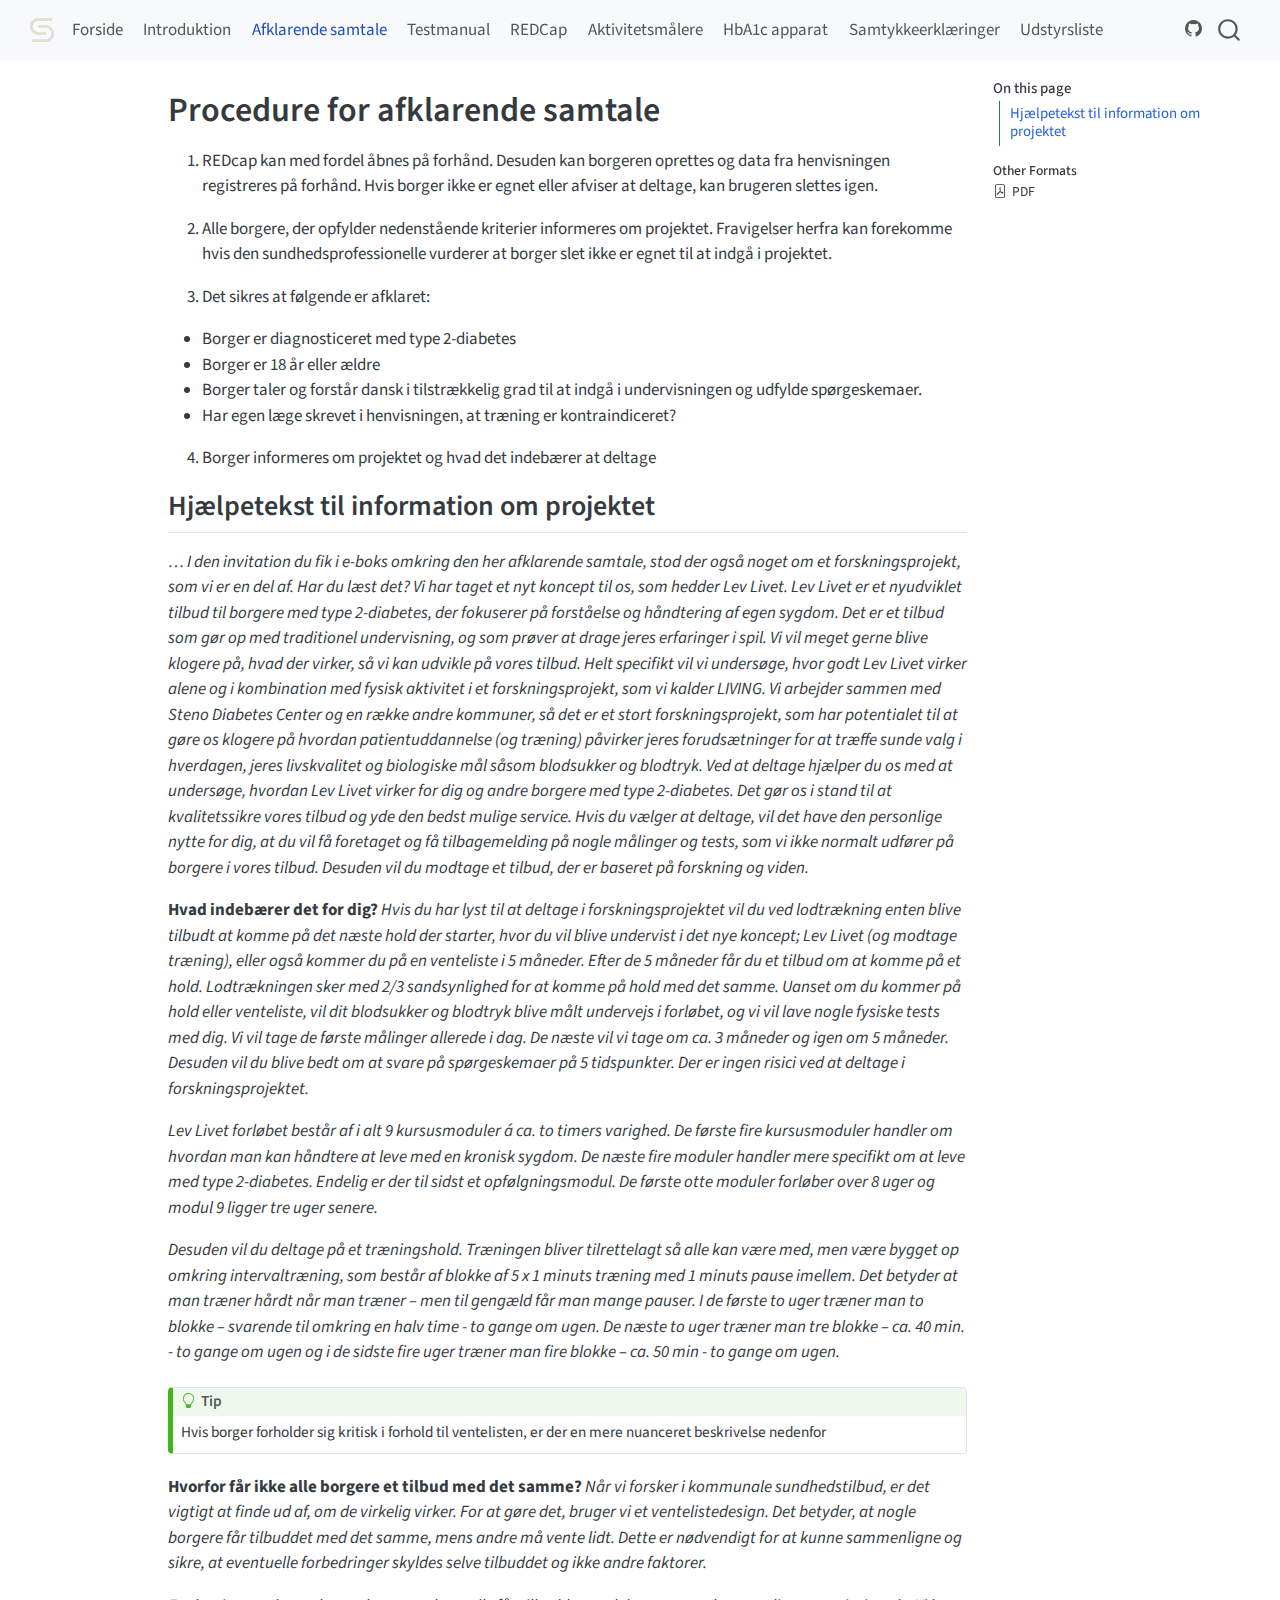
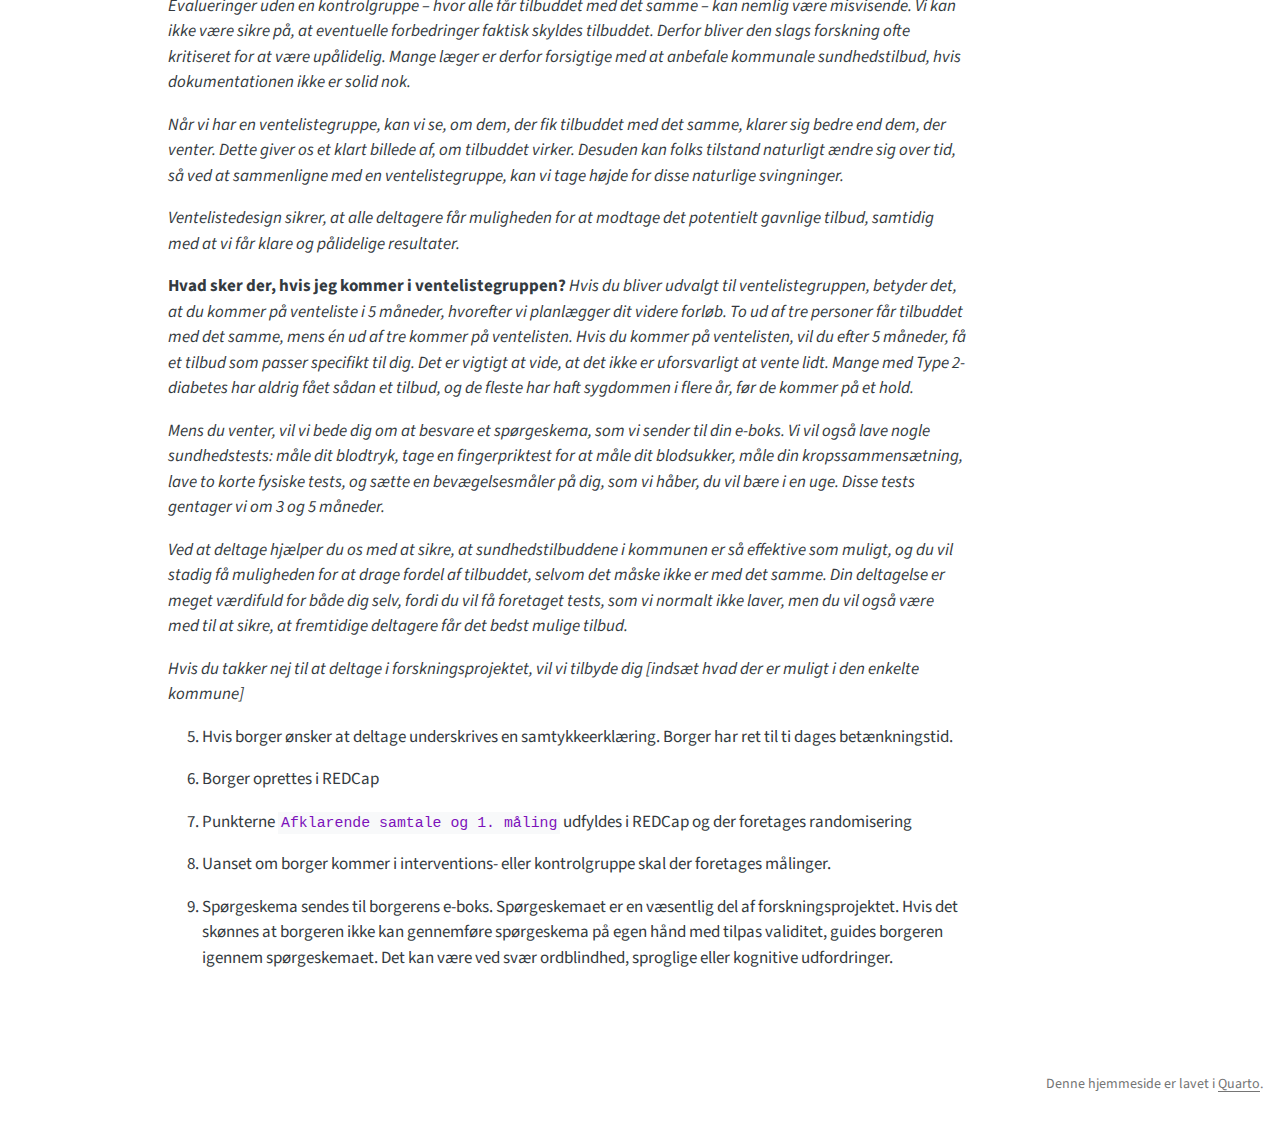
<file: 1-afklarende-samtale.html>
<!DOCTYPE html>
<html xmlns="http://www.w3.org/1999/xhtml" lang="en" xml:lang="en"><head>

<meta charset="utf-8">
<meta name="generator" content="quarto-1.5.57">

<meta name="viewport" content="width=device-width, initial-scale=1.0, user-scalable=yes">


<title>Procedure for afklarende samtale – LIVING forskningsprojekt</title>
<style>
code{white-space: pre-wrap;}
span.smallcaps{font-variant: small-caps;}
div.columns{display: flex; gap: min(4vw, 1.5em);}
div.column{flex: auto; overflow-x: auto;}
div.hanging-indent{margin-left: 1.5em; text-indent: -1.5em;}
ul.task-list{list-style: none;}
ul.task-list li input[type="checkbox"] {
  width: 0.8em;
  margin: 0 0.8em 0.2em -1em; /* quarto-specific, see https://github.com/quarto-dev/quarto-cli/issues/4556 */ 
  vertical-align: middle;
}
</style>


<script src="site_libs/quarto-nav/quarto-nav.js"></script>
<script src="site_libs/quarto-nav/headroom.min.js"></script>
<script src="site_libs/clipboard/clipboard.min.js"></script>
<script src="site_libs/quarto-search/autocomplete.umd.js"></script>
<script src="site_libs/quarto-search/fuse.min.js"></script>
<script src="site_libs/quarto-search/quarto-search.js"></script>
<meta name="quarto:offset" content="./">
<script src="site_libs/quarto-html/quarto.js"></script>
<script src="site_libs/quarto-html/popper.min.js"></script>
<script src="site_libs/quarto-html/tippy.umd.min.js"></script>
<script src="site_libs/quarto-html/anchor.min.js"></script>
<link href="site_libs/quarto-html/tippy.css" rel="stylesheet">
<link href="site_libs/quarto-html/quarto-syntax-highlighting.css" rel="stylesheet" id="quarto-text-highlighting-styles">
<script src="site_libs/bootstrap/bootstrap.min.js"></script>
<link href="site_libs/bootstrap/bootstrap-icons.css" rel="stylesheet">
<link href="site_libs/bootstrap/bootstrap.min.css" rel="stylesheet" id="quarto-bootstrap" data-mode="light">
<script id="quarto-search-options" type="application/json">{
  "location": "navbar",
  "copy-button": false,
  "collapse-after": 3,
  "panel-placement": "end",
  "type": "overlay",
  "limit": 50,
  "keyboard-shortcut": [
    "f",
    "/",
    "s"
  ],
  "show-item-context": false,
  "language": {
    "search-no-results-text": "No results",
    "search-matching-documents-text": "matching documents",
    "search-copy-link-title": "Copy link to search",
    "search-hide-matches-text": "Hide additional matches",
    "search-more-match-text": "more match in this document",
    "search-more-matches-text": "more matches in this document",
    "search-clear-button-title": "Clear",
    "search-text-placeholder": "",
    "search-detached-cancel-button-title": "Cancel",
    "search-submit-button-title": "Submit",
    "search-label": "Search"
  }
}</script>


</head>

<body class="nav-fixed">

<div id="quarto-search-results"></div>
  <header id="quarto-header" class="headroom fixed-top">
    <nav class="navbar navbar-expand-lg " data-bs-theme="dark">
      <div class="navbar-container container-fluid">
      <div class="navbar-brand-container mx-auto">
    <a href="./index.html" class="navbar-brand navbar-brand-logo">
    <img src="./logo.png" alt="Steno Diabetes Center Aarhus" class="navbar-logo">
    </a>
  </div>
            <div id="quarto-search" class="" title="Search"></div>
          <button class="navbar-toggler" type="button" data-bs-toggle="collapse" data-bs-target="#navbarCollapse" aria-controls="navbarCollapse" role="menu" aria-expanded="false" aria-label="Toggle navigation" onclick="if (window.quartoToggleHeadroom) { window.quartoToggleHeadroom(); }">
  <span class="navbar-toggler-icon"></span>
</button>
          <div class="collapse navbar-collapse" id="navbarCollapse">
            <ul class="navbar-nav navbar-nav-scroll me-auto">
  <li class="nav-item">
    <a class="nav-link" href="./index.html"> 
<span class="menu-text">Forside</span></a>
  </li>  
  <li class="nav-item">
    <a class="nav-link" href="./0-introduktion.html"> 
<span class="menu-text">Introduktion</span></a>
  </li>  
  <li class="nav-item">
    <a class="nav-link active" href="./1-afklarende-samtale.html" aria-current="page"> 
<span class="menu-text">Afklarende samtale</span></a>
  </li>  
  <li class="nav-item">
    <a class="nav-link" href="./2-testmanual"> 
<span class="menu-text">Testmanual</span></a>
  </li>  
  <li class="nav-item">
    <a class="nav-link" href="./3-REDCap.html"> 
<span class="menu-text">REDCap</span></a>
  </li>  
  <li class="nav-item">
    <a class="nav-link" href="./4-opsætning-af-aktivitetsmåler.html"> 
<span class="menu-text">Aktivitetsmålere</span></a>
  </li>  
  <li class="nav-item">
    <a class="nav-link" href="./5-HbA1c-apparat.html"> 
<span class="menu-text">HbA1c apparat</span></a>
  </li>  
  <li class="nav-item">
    <a class="nav-link" href="./6-Samtykkeerklæring.html"> 
<span class="menu-text">Samtykkeerklæringer</span></a>
  </li>  
  <li class="nav-item">
    <a class="nav-link" href="./7-udstyrsliste.html"> 
<span class="menu-text">Udstyrsliste</span></a>
  </li>  
</ul>
          </div> <!-- /navcollapse -->
            <div class="quarto-navbar-tools">
    <a href="https://github.com/Jonasmunkjensen/LIVING" title="LIVING" class="quarto-navigation-tool px-1" aria-label="LIVING"><i class="bi bi-github"></i></a>
</div>
      </div> <!-- /container-fluid -->
    </nav>
</header>
<!-- content -->
<div id="quarto-content" class="quarto-container page-columns page-rows-contents page-layout-article page-navbar">
<!-- sidebar -->
<!-- margin-sidebar -->
    <div id="quarto-margin-sidebar" class="sidebar margin-sidebar">
        <nav id="TOC" role="doc-toc" class="toc-active">
    <h2 id="toc-title">On this page</h2>
   
  <ul>
  <li><a href="#hjælpetekst-til-information-om-projektet" id="toc-hjælpetekst-til-information-om-projektet" class="nav-link active" data-scroll-target="#hjælpetekst-til-information-om-projektet">Hjælpetekst til information om projektet</a></li>
  </ul>
<div class="quarto-alternate-formats"><h2>Other Formats</h2><ul><li><a href="1-afklarende-samtale.pdf"><i class="bi bi-file-pdf"></i>PDF</a></li></ul></div></nav>
    </div>
<!-- main -->
<main class="content" id="quarto-document-content">

<header id="title-block-header" class="quarto-title-block default">
<div class="quarto-title">
<h1 class="title">Procedure for afklarende samtale</h1>
</div>



<div class="quarto-title-meta">

    
  
    
  </div>
  


</header>


<ol type="1">
<li><p>REDcap kan med fordel åbnes på forhånd. Desuden kan borgeren oprettes og data fra henvisningen registreres på forhånd. Hvis borger ikke er egnet eller afviser at deltage, kan brugeren slettes igen.</p></li>
<li><p>Alle borgere, der opfylder nedenstående kriterier informeres om projektet. Fravigelser herfra kan forekomme hvis den sundhedsprofessionelle vurderer at borger slet ikke er egnet til at indgå i projektet.</p></li>
<li><p>Det sikres at følgende er afklaret:</p></li>
</ol>
<ul>
<li>Borger er diagnosticeret med type 2-diabetes</li>
<li>Borger er 18 år eller ældre</li>
<li>Borger taler og forstår dansk i tilstrækkelig grad til at indgå i undervisningen og udfylde spørgeskemaer.</li>
<li>Har egen læge skrevet i henvisningen, at træning er kontraindiceret?</li>
</ul>
<ol start="4" type="1">
<li>Borger informeres om projektet og hvad det indebærer at deltage</li>
</ol>
<section id="hjælpetekst-til-information-om-projektet" class="level2">
<h2 class="anchored" data-anchor-id="hjælpetekst-til-information-om-projektet">Hjælpetekst til information om projektet</h2>
<p><em>… I den invitation du fik i e-boks omkring den her afklarende samtale, stod der også noget om et forskningsprojekt, som vi er en del af. Har du læst det? Vi har taget et nyt koncept til os, som hedder Lev Livet. Lev Livet er et nyudviklet tilbud til borgere med type 2-diabetes, der fokuserer på forståelse og håndtering af egen sygdom. Det er et tilbud som gør op med traditionel undervisning, og som prøver at drage jeres erfaringer i spil.</em> <em>Vi vil meget gerne blive klogere på, hvad der virker, så vi kan udvikle på vores tilbud. Helt specifikt vil vi undersøge, hvor godt Lev Livet virker alene og i kombination med fysisk aktivitet i et forskningsprojekt, som vi kalder LIVING.</em> <em>Vi arbejder sammen med Steno Diabetes Center og en række andre kommuner, så det er et stort forskningsprojekt, som har potentialet til at gøre os klogere på hvordan patientuddannelse (og træning) påvirker jeres forudsætninger for at træffe sunde valg i hverdagen, jeres livskvalitet og biologiske mål såsom blodsukker og blodtryk.</em> <em>Ved at deltage hjælper du os med at undersøge, hvordan Lev Livet virker for dig og andre borgere med type 2-diabetes. Det gør os i stand til at kvalitetssikre vores tilbud og yde den bedst mulige service. Hvis du vælger at deltage, vil det have den personlige nytte for dig, at du vil få foretaget og få tilbagemelding på nogle målinger og tests, som vi ikke normalt udfører på borgere i vores tilbud. Desuden vil du modtage et tilbud, der er baseret på forskning og viden.</em></p>
<p><strong>Hvad indebærer det for dig?</strong> <em>Hvis du har lyst til at deltage i forskningsprojektet vil du ved lodtrækning enten blive tilbudt at komme på det næste hold der starter, hvor du vil blive undervist i det nye koncept; Lev Livet (og modtage træning), eller også kommer du på en venteliste i 5 måneder. Efter de 5 måneder får du et tilbud om at komme på et hold. Lodtrækningen sker med 2/3 sandsynlighed for at komme på hold med det samme. Uanset om du kommer på hold eller venteliste, vil dit blodsukker og blodtryk blive målt undervejs i forløbet, og vi vil lave nogle fysiske tests med dig. Vi vil tage de første målinger allerede i dag. De næste vil vi tage om ca. 3 måneder og igen om 5 måneder. Desuden vil du blive bedt om at svare på spørgeskemaer på 5 tidspunkter. Der er ingen risici ved at deltage i forskningsprojektet.</em></p>
<p><em>Lev Livet forløbet består af i alt 9 kursusmoduler á ca. to timers varighed. De første fire kursusmoduler handler om hvordan man kan håndtere at leve med en kronisk sygdom. De næste fire moduler handler mere specifikt om at leve med type 2-diabetes. Endelig er der til sidst et opfølgningsmodul. De første otte moduler forløber over 8 uger og modul 9 ligger tre uger senere.</em></p>
<p><em>Desuden vil du deltage på et træningshold. Træningen bliver tilrettelagt så alle kan være med, men være bygget op omkring intervaltræning, som består af blokke af 5 x 1 minuts træning med 1 minuts pause imellem. Det betyder at man træner hårdt når man træner – men til gengæld får man mange pauser. I de første to uger træner man to blokke – svarende til omkring en halv time - to gange om ugen. De næste to uger træner man tre blokke – ca. 40 min. - to gange om ugen og i de sidste fire uger træner man fire blokke – ca. 50 min - to gange om ugen.</em></p>
<div class="callout callout-style-default callout-tip callout-titled">
<div class="callout-header d-flex align-content-center">
<div class="callout-icon-container">
<i class="callout-icon"></i>
</div>
<div class="callout-title-container flex-fill">
Tip
</div>
</div>
<div class="callout-body-container callout-body">
<p>Hvis borger forholder sig kritisk i forhold til ventelisten, er der en mere nuanceret beskrivelse nedenfor</p>
</div>
</div>
<p><strong>Hvorfor får ikke alle borgere et tilbud med det samme?</strong> <em>Når vi forsker i kommunale sundhedstilbud, er det vigtigt at finde ud af, om de virkelig virker. For at gøre det, bruger vi et ventelistedesign. Det betyder, at nogle borgere får tilbuddet med det samme, mens andre må vente lidt. Dette er nødvendigt for at kunne sammenligne og sikre, at eventuelle forbedringer skyldes selve tilbuddet og ikke andre faktorer.</em></p>
<p><em>Evalueringer uden en kontrolgruppe – hvor alle får tilbuddet med det samme – kan nemlig være misvisende. Vi kan ikke være sikre på, at eventuelle forbedringer faktisk skyldes tilbuddet. Derfor bliver den slags forskning ofte kritiseret for at være upålidelig. Mange læger er derfor forsigtige med at anbefale kommunale sundhedstilbud, hvis dokumentationen ikke er solid nok.</em></p>
<p><em>Når vi har en ventelistegruppe, kan vi se, om dem, der fik tilbuddet med det samme, klarer sig bedre end dem, der venter. Dette giver os et klart billede af, om tilbuddet virker. Desuden kan folks tilstand naturligt ændre sig over tid, så ved at sammenligne med en ventelistegruppe, kan vi tage højde for disse naturlige svingninger.</em></p>
<p><em>Ventelistedesign sikrer, at alle deltagere får muligheden for at modtage det potentielt gavnlige tilbud, samtidig med at vi får klare og pålidelige resultater.</em></p>
<p><strong>Hvad sker der, hvis jeg kommer i ventelistegruppen?</strong> <em>Hvis du bliver udvalgt til ventelistegruppen, betyder det, at du kommer på venteliste i 5 måneder, hvorefter vi planlægger dit videre forløb. To ud af tre personer får tilbuddet med det samme, mens én ud af tre kommer på ventelisten. Hvis du kommer på ventelisten, vil du efter 5 måneder, få et tilbud som passer specifikt til dig. Det er vigtigt at vide, at det ikke er uforsvarligt at vente lidt. Mange med Type 2-diabetes har aldrig fået sådan et tilbud, og de fleste har haft sygdommen i flere år, før de kommer på et hold.</em></p>
<p><em>Mens du venter, vil vi bede dig om at besvare et spørgeskema, som vi sender til din e-boks. Vi vil også lave nogle sundhedstests: måle dit blodtryk, tage en fingerpriktest for at måle dit blodsukker, måle din kropssammensætning, lave to korte fysiske tests, og sætte en bevægelsesmåler på dig, som vi håber, du vil bære i en uge. Disse tests gentager vi om 3 og 5 måneder.</em></p>
<p><em>Ved at deltage hjælper du os med at sikre, at sundhedstilbuddene i kommunen er så effektive som muligt, og du vil stadig få muligheden for at drage fordel af tilbuddet, selvom det måske ikke er med det samme. Din deltagelse er meget værdifuld for både dig selv, fordi du vil få foretaget tests, som vi normalt ikke laver, men du vil også være med til at sikre, at fremtidige deltagere får det bedst mulige tilbud.</em></p>
<p><em>Hvis du takker nej til at deltage i forskningsprojektet, vil vi tilbyde dig [indsæt hvad der er muligt i den enkelte kommune]</em></p>
<ol start="5" type="1">
<li><p>Hvis borger ønsker at deltage underskrives en samtykkeerklæring. Borger har ret til ti dages betænkningstid.</p></li>
<li><p>Borger oprettes i REDCap</p></li>
<li><p>Punkterne <code>Afklarende samtale og 1. måling</code> udfyldes i REDCap og der foretages randomisering</p></li>
<li><p>Uanset om borger kommer i interventions- eller kontrolgruppe skal der foretages målinger.</p></li>
<li><p>Spørgeskema sendes til borgerens e-boks. Spørgeskemaet er en væsentlig del af forskningsprojektet. Hvis det skønnes at borgeren ikke kan gennemføre spørgeskema på egen hånd med tilpas validitet, guides borgeren igennem spørgeskemaet. Det kan være ved svær ordblindhed, sproglige eller kognitive udfordringer.</p></li>
</ol>


</section>

</main> <!-- /main -->
<script id="quarto-html-after-body" type="application/javascript">
window.document.addEventListener("DOMContentLoaded", function (event) {
  const toggleBodyColorMode = (bsSheetEl) => {
    const mode = bsSheetEl.getAttribute("data-mode");
    const bodyEl = window.document.querySelector("body");
    if (mode === "dark") {
      bodyEl.classList.add("quarto-dark");
      bodyEl.classList.remove("quarto-light");
    } else {
      bodyEl.classList.add("quarto-light");
      bodyEl.classList.remove("quarto-dark");
    }
  }
  const toggleBodyColorPrimary = () => {
    const bsSheetEl = window.document.querySelector("link#quarto-bootstrap");
    if (bsSheetEl) {
      toggleBodyColorMode(bsSheetEl);
    }
  }
  toggleBodyColorPrimary();  
  const icon = "";
  const anchorJS = new window.AnchorJS();
  anchorJS.options = {
    placement: 'right',
    icon: icon
  };
  anchorJS.add('.anchored');
  const isCodeAnnotation = (el) => {
    for (const clz of el.classList) {
      if (clz.startsWith('code-annotation-')) {                     
        return true;
      }
    }
    return false;
  }
  const onCopySuccess = function(e) {
    // button target
    const button = e.trigger;
    // don't keep focus
    button.blur();
    // flash "checked"
    button.classList.add('code-copy-button-checked');
    var currentTitle = button.getAttribute("title");
    button.setAttribute("title", "Copied!");
    let tooltip;
    if (window.bootstrap) {
      button.setAttribute("data-bs-toggle", "tooltip");
      button.setAttribute("data-bs-placement", "left");
      button.setAttribute("data-bs-title", "Copied!");
      tooltip = new bootstrap.Tooltip(button, 
        { trigger: "manual", 
          customClass: "code-copy-button-tooltip",
          offset: [0, -8]});
      tooltip.show();    
    }
    setTimeout(function() {
      if (tooltip) {
        tooltip.hide();
        button.removeAttribute("data-bs-title");
        button.removeAttribute("data-bs-toggle");
        button.removeAttribute("data-bs-placement");
      }
      button.setAttribute("title", currentTitle);
      button.classList.remove('code-copy-button-checked');
    }, 1000);
    // clear code selection
    e.clearSelection();
  }
  const getTextToCopy = function(trigger) {
      const codeEl = trigger.previousElementSibling.cloneNode(true);
      for (const childEl of codeEl.children) {
        if (isCodeAnnotation(childEl)) {
          childEl.remove();
        }
      }
      return codeEl.innerText;
  }
  const clipboard = new window.ClipboardJS('.code-copy-button:not([data-in-quarto-modal])', {
    text: getTextToCopy
  });
  clipboard.on('success', onCopySuccess);
  if (window.document.getElementById('quarto-embedded-source-code-modal')) {
    // For code content inside modals, clipBoardJS needs to be initialized with a container option
    // TODO: Check when it could be a function (https://github.com/zenorocha/clipboard.js/issues/860)
    const clipboardModal = new window.ClipboardJS('.code-copy-button[data-in-quarto-modal]', {
      text: getTextToCopy,
      container: window.document.getElementById('quarto-embedded-source-code-modal')
    });
    clipboardModal.on('success', onCopySuccess);
  }
    var localhostRegex = new RegExp(/^(?:http|https):\/\/localhost\:?[0-9]*\//);
    var mailtoRegex = new RegExp(/^mailto:/);
      var filterRegex = new RegExp("https:\/\/jonasmunkjensen\.github\.io\/LIVING\/");
    var isInternal = (href) => {
        return filterRegex.test(href) || localhostRegex.test(href) || mailtoRegex.test(href);
    }
    // Inspect non-navigation links and adorn them if external
 	var links = window.document.querySelectorAll('a[href]:not(.nav-link):not(.navbar-brand):not(.toc-action):not(.sidebar-link):not(.sidebar-item-toggle):not(.pagination-link):not(.no-external):not([aria-hidden]):not(.dropdown-item):not(.quarto-navigation-tool):not(.about-link)');
    for (var i=0; i<links.length; i++) {
      const link = links[i];
      if (!isInternal(link.href)) {
        // undo the damage that might have been done by quarto-nav.js in the case of
        // links that we want to consider external
        if (link.dataset.originalHref !== undefined) {
          link.href = link.dataset.originalHref;
        }
      }
    }
  function tippyHover(el, contentFn, onTriggerFn, onUntriggerFn) {
    const config = {
      allowHTML: true,
      maxWidth: 500,
      delay: 100,
      arrow: false,
      appendTo: function(el) {
          return el.parentElement;
      },
      interactive: true,
      interactiveBorder: 10,
      theme: 'quarto',
      placement: 'bottom-start',
    };
    if (contentFn) {
      config.content = contentFn;
    }
    if (onTriggerFn) {
      config.onTrigger = onTriggerFn;
    }
    if (onUntriggerFn) {
      config.onUntrigger = onUntriggerFn;
    }
    window.tippy(el, config); 
  }
  const noterefs = window.document.querySelectorAll('a[role="doc-noteref"]');
  for (var i=0; i<noterefs.length; i++) {
    const ref = noterefs[i];
    tippyHover(ref, function() {
      // use id or data attribute instead here
      let href = ref.getAttribute('data-footnote-href') || ref.getAttribute('href');
      try { href = new URL(href).hash; } catch {}
      const id = href.replace(/^#\/?/, "");
      const note = window.document.getElementById(id);
      if (note) {
        return note.innerHTML;
      } else {
        return "";
      }
    });
  }
  const xrefs = window.document.querySelectorAll('a.quarto-xref');
  const processXRef = (id, note) => {
    // Strip column container classes
    const stripColumnClz = (el) => {
      el.classList.remove("page-full", "page-columns");
      if (el.children) {
        for (const child of el.children) {
          stripColumnClz(child);
        }
      }
    }
    stripColumnClz(note)
    if (id === null || id.startsWith('sec-')) {
      // Special case sections, only their first couple elements
      const container = document.createElement("div");
      if (note.children && note.children.length > 2) {
        container.appendChild(note.children[0].cloneNode(true));
        for (let i = 1; i < note.children.length; i++) {
          const child = note.children[i];
          if (child.tagName === "P" && child.innerText === "") {
            continue;
          } else {
            container.appendChild(child.cloneNode(true));
            break;
          }
        }
        if (window.Quarto?.typesetMath) {
          window.Quarto.typesetMath(container);
        }
        return container.innerHTML
      } else {
        if (window.Quarto?.typesetMath) {
          window.Quarto.typesetMath(note);
        }
        return note.innerHTML;
      }
    } else {
      // Remove any anchor links if they are present
      const anchorLink = note.querySelector('a.anchorjs-link');
      if (anchorLink) {
        anchorLink.remove();
      }
      if (window.Quarto?.typesetMath) {
        window.Quarto.typesetMath(note);
      }
      // TODO in 1.5, we should make sure this works without a callout special case
      if (note.classList.contains("callout")) {
        return note.outerHTML;
      } else {
        return note.innerHTML;
      }
    }
  }
  for (var i=0; i<xrefs.length; i++) {
    const xref = xrefs[i];
    tippyHover(xref, undefined, function(instance) {
      instance.disable();
      let url = xref.getAttribute('href');
      let hash = undefined; 
      if (url.startsWith('#')) {
        hash = url;
      } else {
        try { hash = new URL(url).hash; } catch {}
      }
      if (hash) {
        const id = hash.replace(/^#\/?/, "");
        const note = window.document.getElementById(id);
        if (note !== null) {
          try {
            const html = processXRef(id, note.cloneNode(true));
            instance.setContent(html);
          } finally {
            instance.enable();
            instance.show();
          }
        } else {
          // See if we can fetch this
          fetch(url.split('#')[0])
          .then(res => res.text())
          .then(html => {
            const parser = new DOMParser();
            const htmlDoc = parser.parseFromString(html, "text/html");
            const note = htmlDoc.getElementById(id);
            if (note !== null) {
              const html = processXRef(id, note);
              instance.setContent(html);
            } 
          }).finally(() => {
            instance.enable();
            instance.show();
          });
        }
      } else {
        // See if we can fetch a full url (with no hash to target)
        // This is a special case and we should probably do some content thinning / targeting
        fetch(url)
        .then(res => res.text())
        .then(html => {
          const parser = new DOMParser();
          const htmlDoc = parser.parseFromString(html, "text/html");
          const note = htmlDoc.querySelector('main.content');
          if (note !== null) {
            // This should only happen for chapter cross references
            // (since there is no id in the URL)
            // remove the first header
            if (note.children.length > 0 && note.children[0].tagName === "HEADER") {
              note.children[0].remove();
            }
            const html = processXRef(null, note);
            instance.setContent(html);
          } 
        }).finally(() => {
          instance.enable();
          instance.show();
        });
      }
    }, function(instance) {
    });
  }
      let selectedAnnoteEl;
      const selectorForAnnotation = ( cell, annotation) => {
        let cellAttr = 'data-code-cell="' + cell + '"';
        let lineAttr = 'data-code-annotation="' +  annotation + '"';
        const selector = 'span[' + cellAttr + '][' + lineAttr + ']';
        return selector;
      }
      const selectCodeLines = (annoteEl) => {
        const doc = window.document;
        const targetCell = annoteEl.getAttribute("data-target-cell");
        const targetAnnotation = annoteEl.getAttribute("data-target-annotation");
        const annoteSpan = window.document.querySelector(selectorForAnnotation(targetCell, targetAnnotation));
        const lines = annoteSpan.getAttribute("data-code-lines").split(",");
        const lineIds = lines.map((line) => {
          return targetCell + "-" + line;
        })
        let top = null;
        let height = null;
        let parent = null;
        if (lineIds.length > 0) {
            //compute the position of the single el (top and bottom and make a div)
            const el = window.document.getElementById(lineIds[0]);
            top = el.offsetTop;
            height = el.offsetHeight;
            parent = el.parentElement.parentElement;
          if (lineIds.length > 1) {
            const lastEl = window.document.getElementById(lineIds[lineIds.length - 1]);
            const bottom = lastEl.offsetTop + lastEl.offsetHeight;
            height = bottom - top;
          }
          if (top !== null && height !== null && parent !== null) {
            // cook up a div (if necessary) and position it 
            let div = window.document.getElementById("code-annotation-line-highlight");
            if (div === null) {
              div = window.document.createElement("div");
              div.setAttribute("id", "code-annotation-line-highlight");
              div.style.position = 'absolute';
              parent.appendChild(div);
            }
            div.style.top = top - 2 + "px";
            div.style.height = height + 4 + "px";
            div.style.left = 0;
            let gutterDiv = window.document.getElementById("code-annotation-line-highlight-gutter");
            if (gutterDiv === null) {
              gutterDiv = window.document.createElement("div");
              gutterDiv.setAttribute("id", "code-annotation-line-highlight-gutter");
              gutterDiv.style.position = 'absolute';
              const codeCell = window.document.getElementById(targetCell);
              const gutter = codeCell.querySelector('.code-annotation-gutter');
              gutter.appendChild(gutterDiv);
            }
            gutterDiv.style.top = top - 2 + "px";
            gutterDiv.style.height = height + 4 + "px";
          }
          selectedAnnoteEl = annoteEl;
        }
      };
      const unselectCodeLines = () => {
        const elementsIds = ["code-annotation-line-highlight", "code-annotation-line-highlight-gutter"];
        elementsIds.forEach((elId) => {
          const div = window.document.getElementById(elId);
          if (div) {
            div.remove();
          }
        });
        selectedAnnoteEl = undefined;
      };
        // Handle positioning of the toggle
    window.addEventListener(
      "resize",
      throttle(() => {
        elRect = undefined;
        if (selectedAnnoteEl) {
          selectCodeLines(selectedAnnoteEl);
        }
      }, 10)
    );
    function throttle(fn, ms) {
    let throttle = false;
    let timer;
      return (...args) => {
        if(!throttle) { // first call gets through
            fn.apply(this, args);
            throttle = true;
        } else { // all the others get throttled
            if(timer) clearTimeout(timer); // cancel #2
            timer = setTimeout(() => {
              fn.apply(this, args);
              timer = throttle = false;
            }, ms);
        }
      };
    }
      // Attach click handler to the DT
      const annoteDls = window.document.querySelectorAll('dt[data-target-cell]');
      for (const annoteDlNode of annoteDls) {
        annoteDlNode.addEventListener('click', (event) => {
          const clickedEl = event.target;
          if (clickedEl !== selectedAnnoteEl) {
            unselectCodeLines();
            const activeEl = window.document.querySelector('dt[data-target-cell].code-annotation-active');
            if (activeEl) {
              activeEl.classList.remove('code-annotation-active');
            }
            selectCodeLines(clickedEl);
            clickedEl.classList.add('code-annotation-active');
          } else {
            // Unselect the line
            unselectCodeLines();
            clickedEl.classList.remove('code-annotation-active');
          }
        });
      }
  const findCites = (el) => {
    const parentEl = el.parentElement;
    if (parentEl) {
      const cites = parentEl.dataset.cites;
      if (cites) {
        return {
          el,
          cites: cites.split(' ')
        };
      } else {
        return findCites(el.parentElement)
      }
    } else {
      return undefined;
    }
  };
  var bibliorefs = window.document.querySelectorAll('a[role="doc-biblioref"]');
  for (var i=0; i<bibliorefs.length; i++) {
    const ref = bibliorefs[i];
    const citeInfo = findCites(ref);
    if (citeInfo) {
      tippyHover(citeInfo.el, function() {
        var popup = window.document.createElement('div');
        citeInfo.cites.forEach(function(cite) {
          var citeDiv = window.document.createElement('div');
          citeDiv.classList.add('hanging-indent');
          citeDiv.classList.add('csl-entry');
          var biblioDiv = window.document.getElementById('ref-' + cite);
          if (biblioDiv) {
            citeDiv.innerHTML = biblioDiv.innerHTML;
          }
          popup.appendChild(citeDiv);
        });
        return popup.innerHTML;
      });
    }
  }
});
</script>
</div> <!-- /content -->
<footer class="footer">
  <div class="nav-footer">
    <div class="nav-footer-left">
      &nbsp;
    </div>   
    <div class="nav-footer-center">
      &nbsp;
    </div>
    <div class="nav-footer-right">
<p>Denne hjemmeside er lavet i <a href="https://quarto.org/">Quarto</a>.</p>
</div>
  </div>
</footer>




</body></html>
</file>
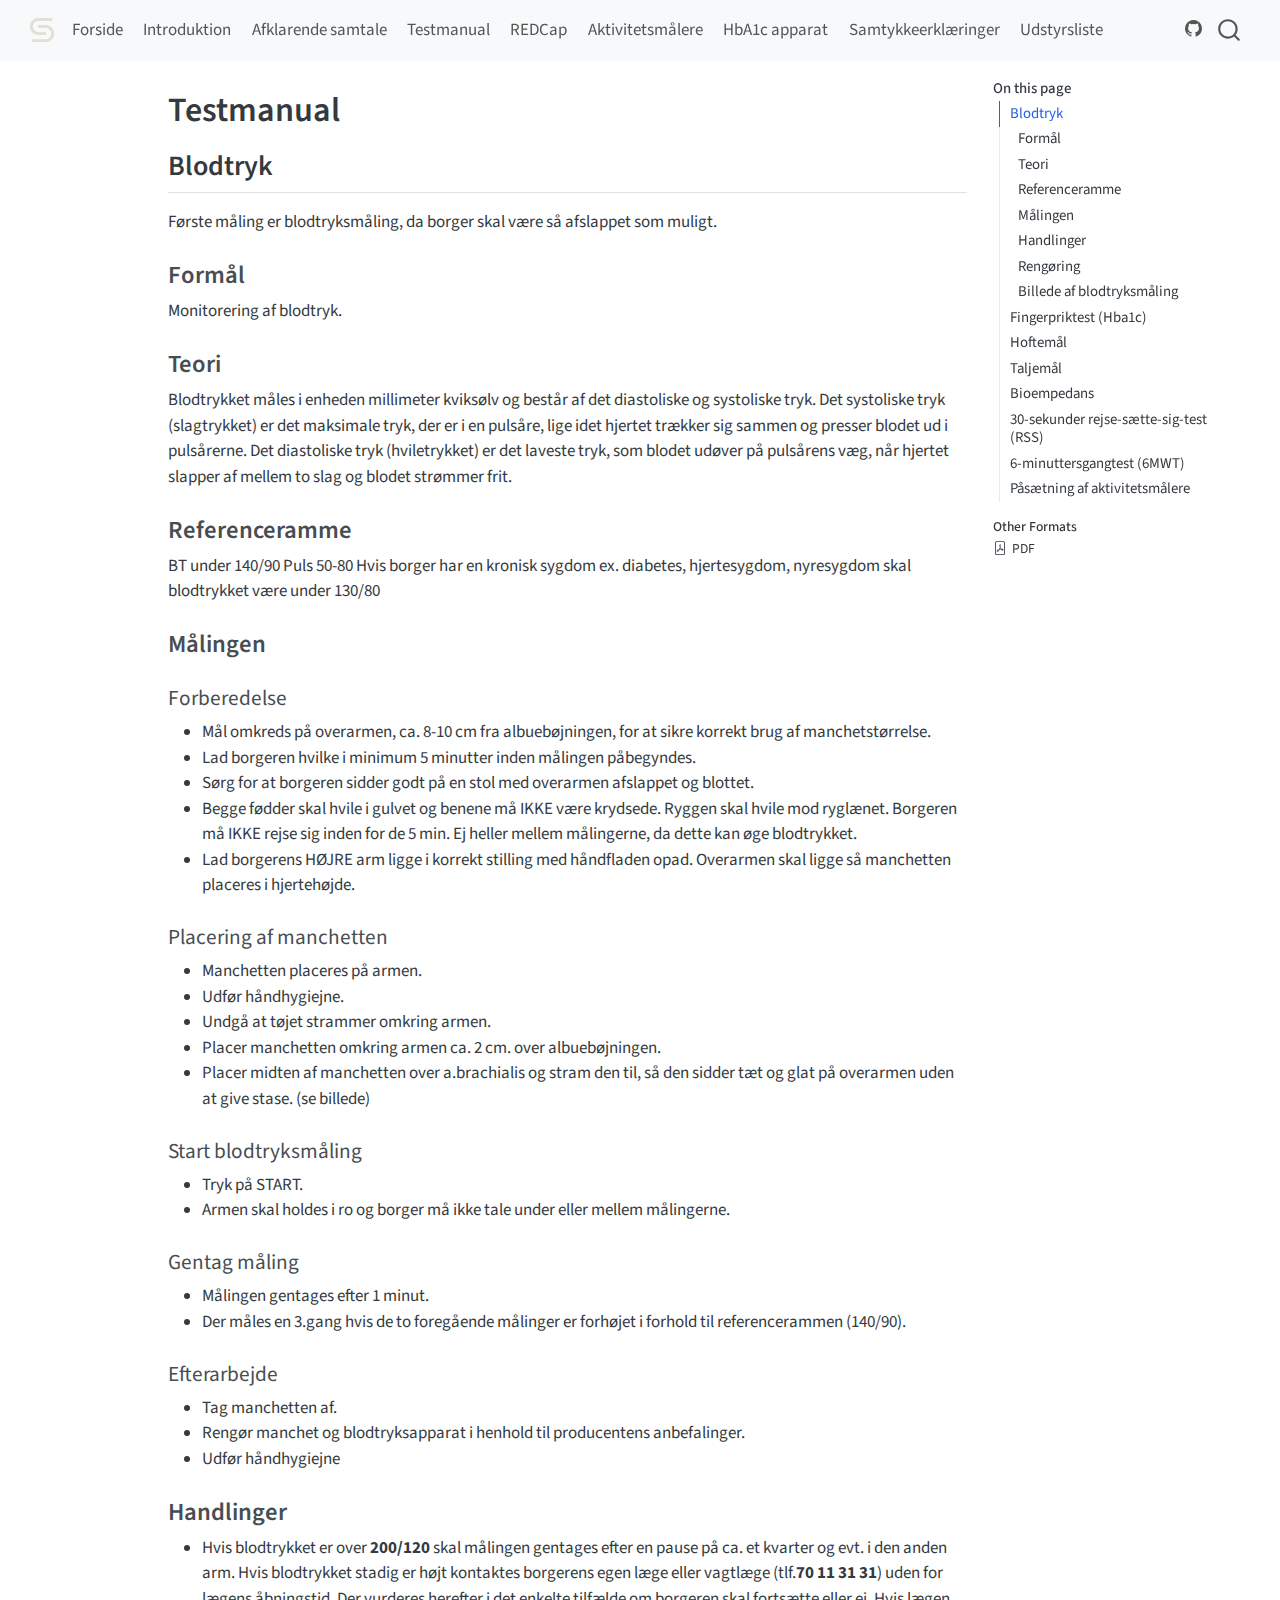
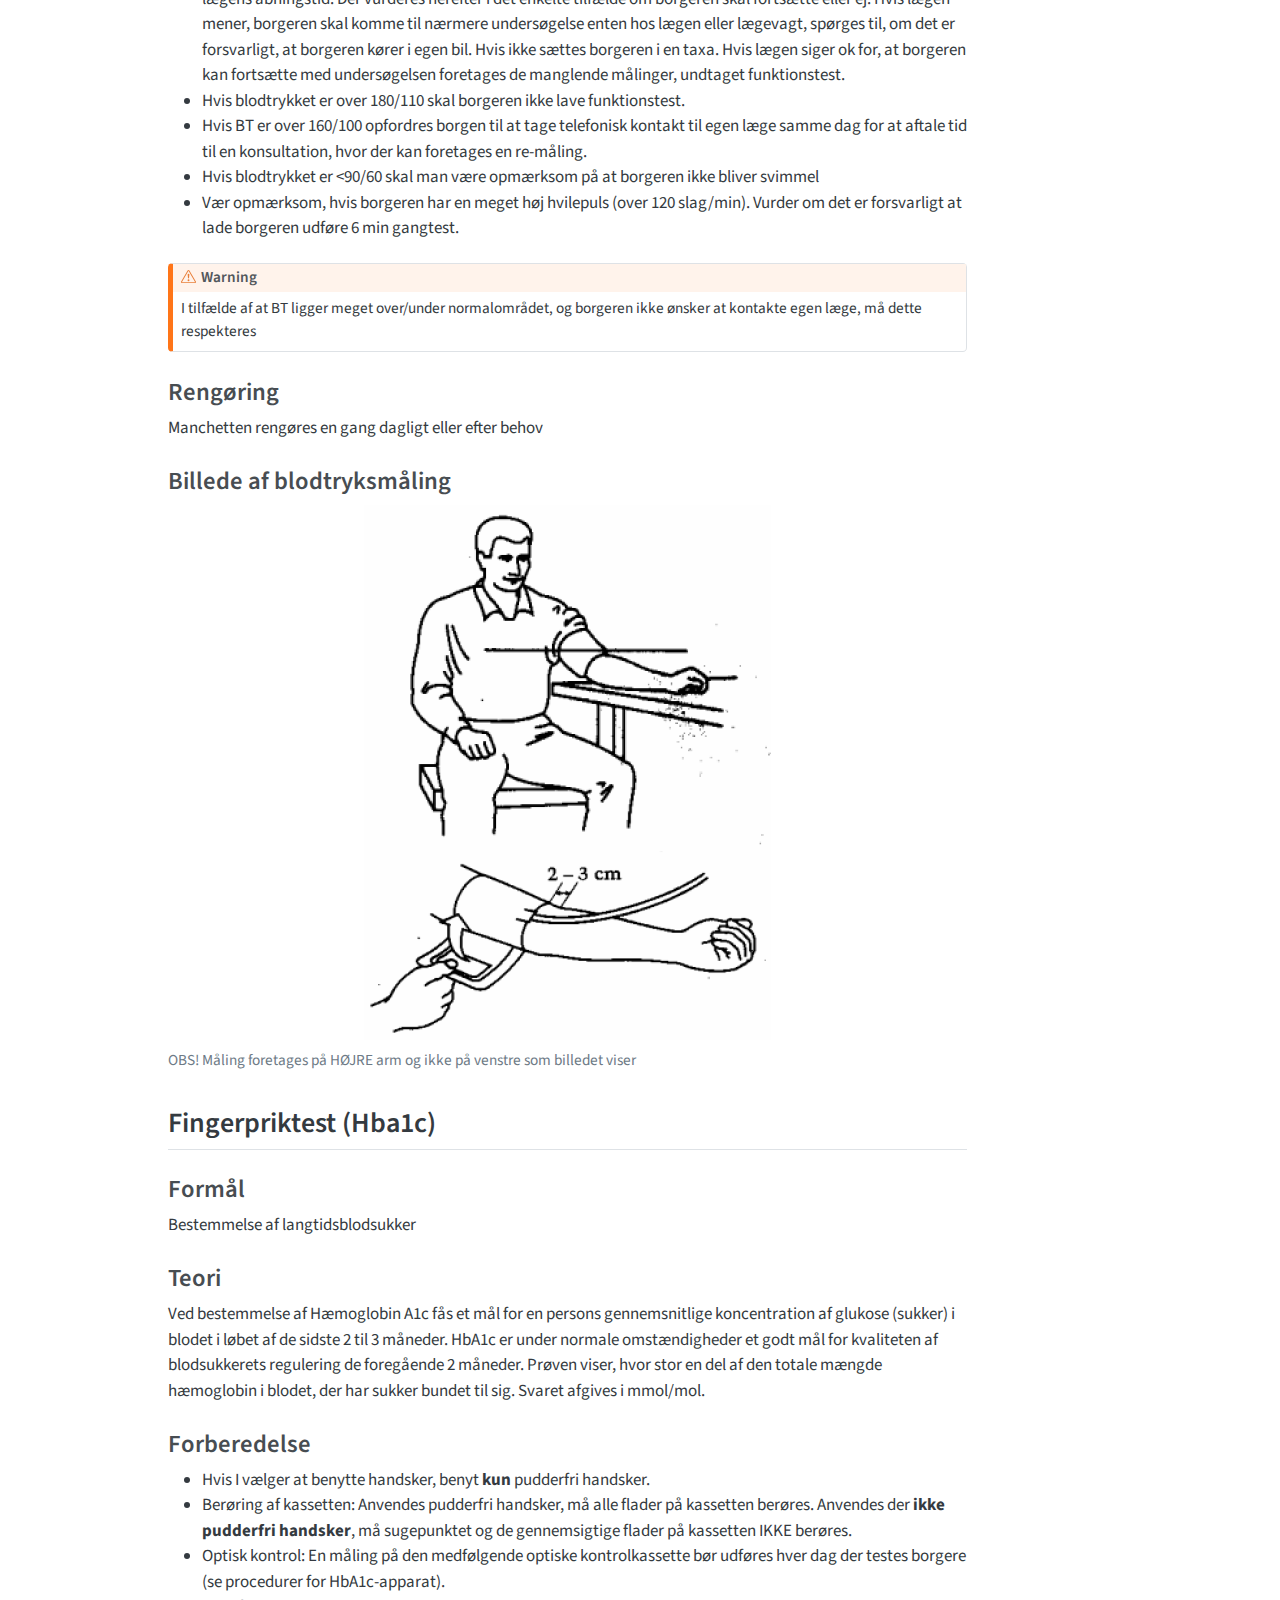
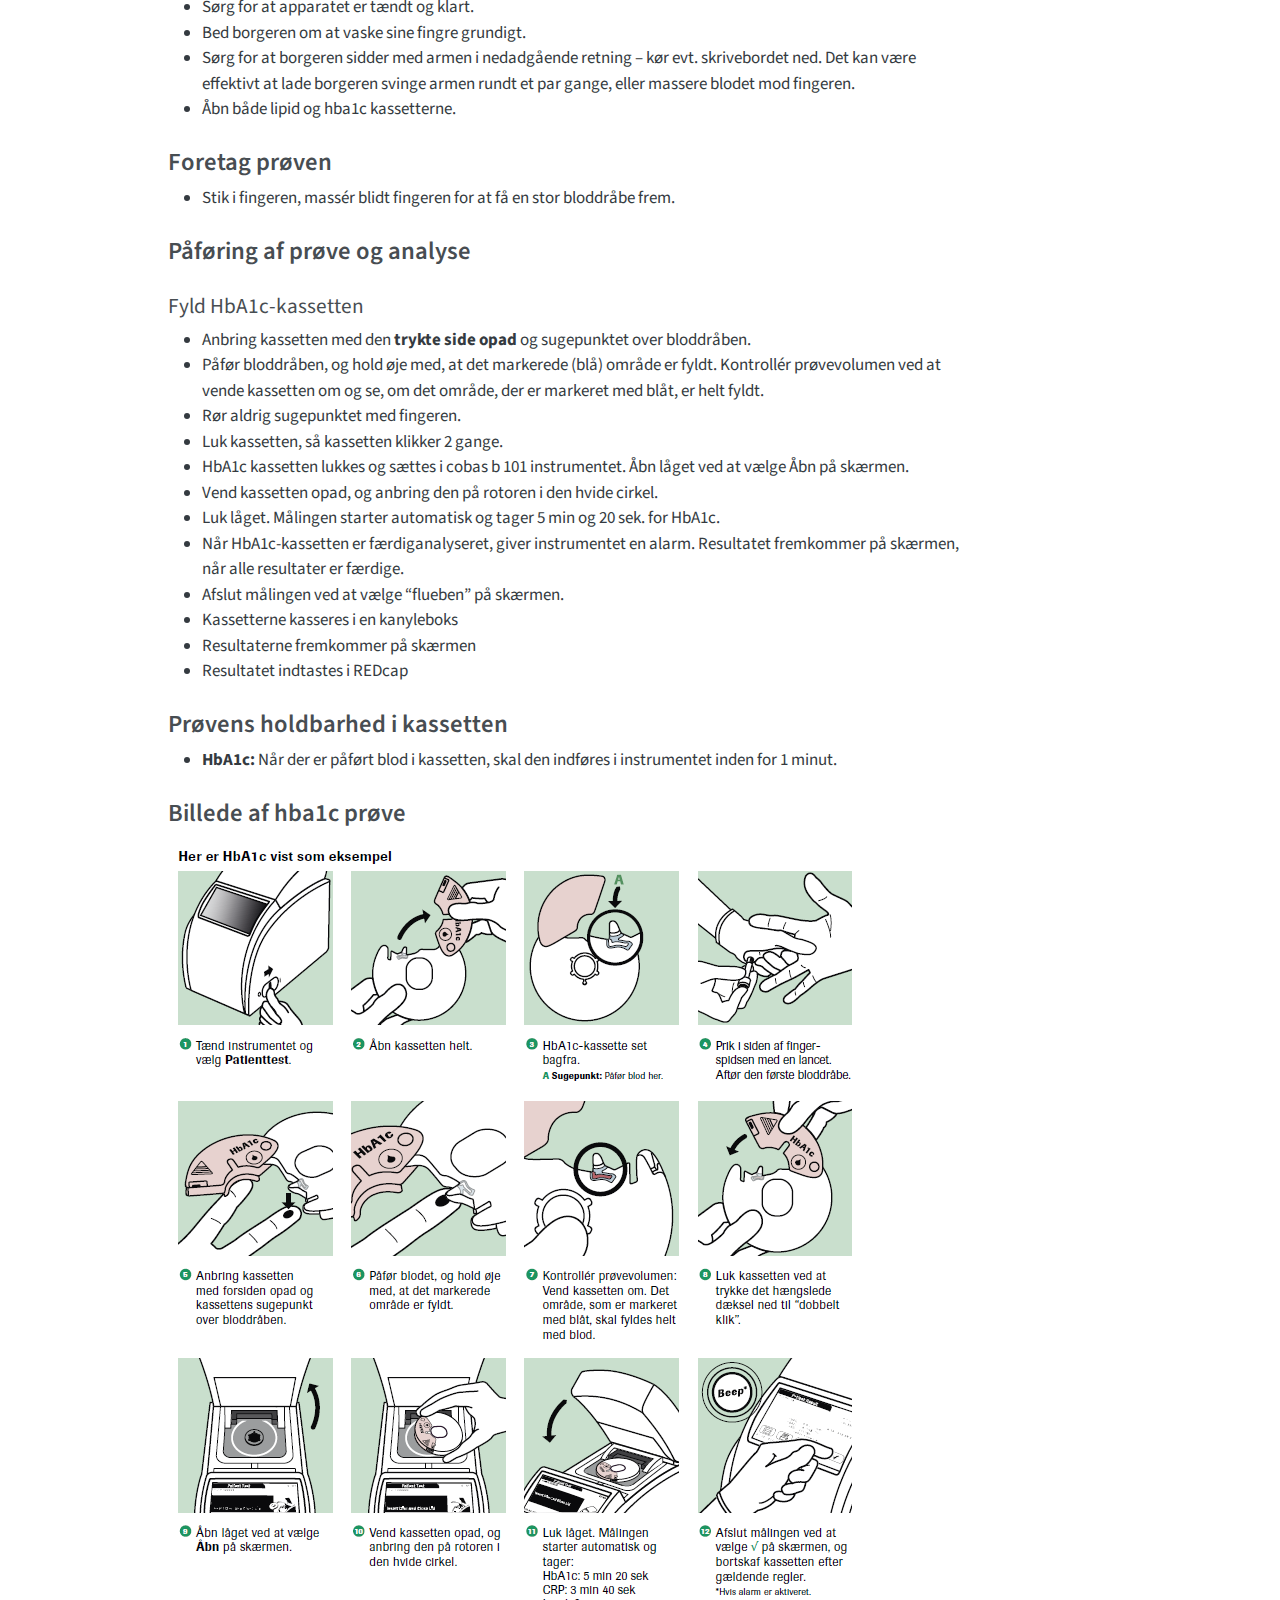
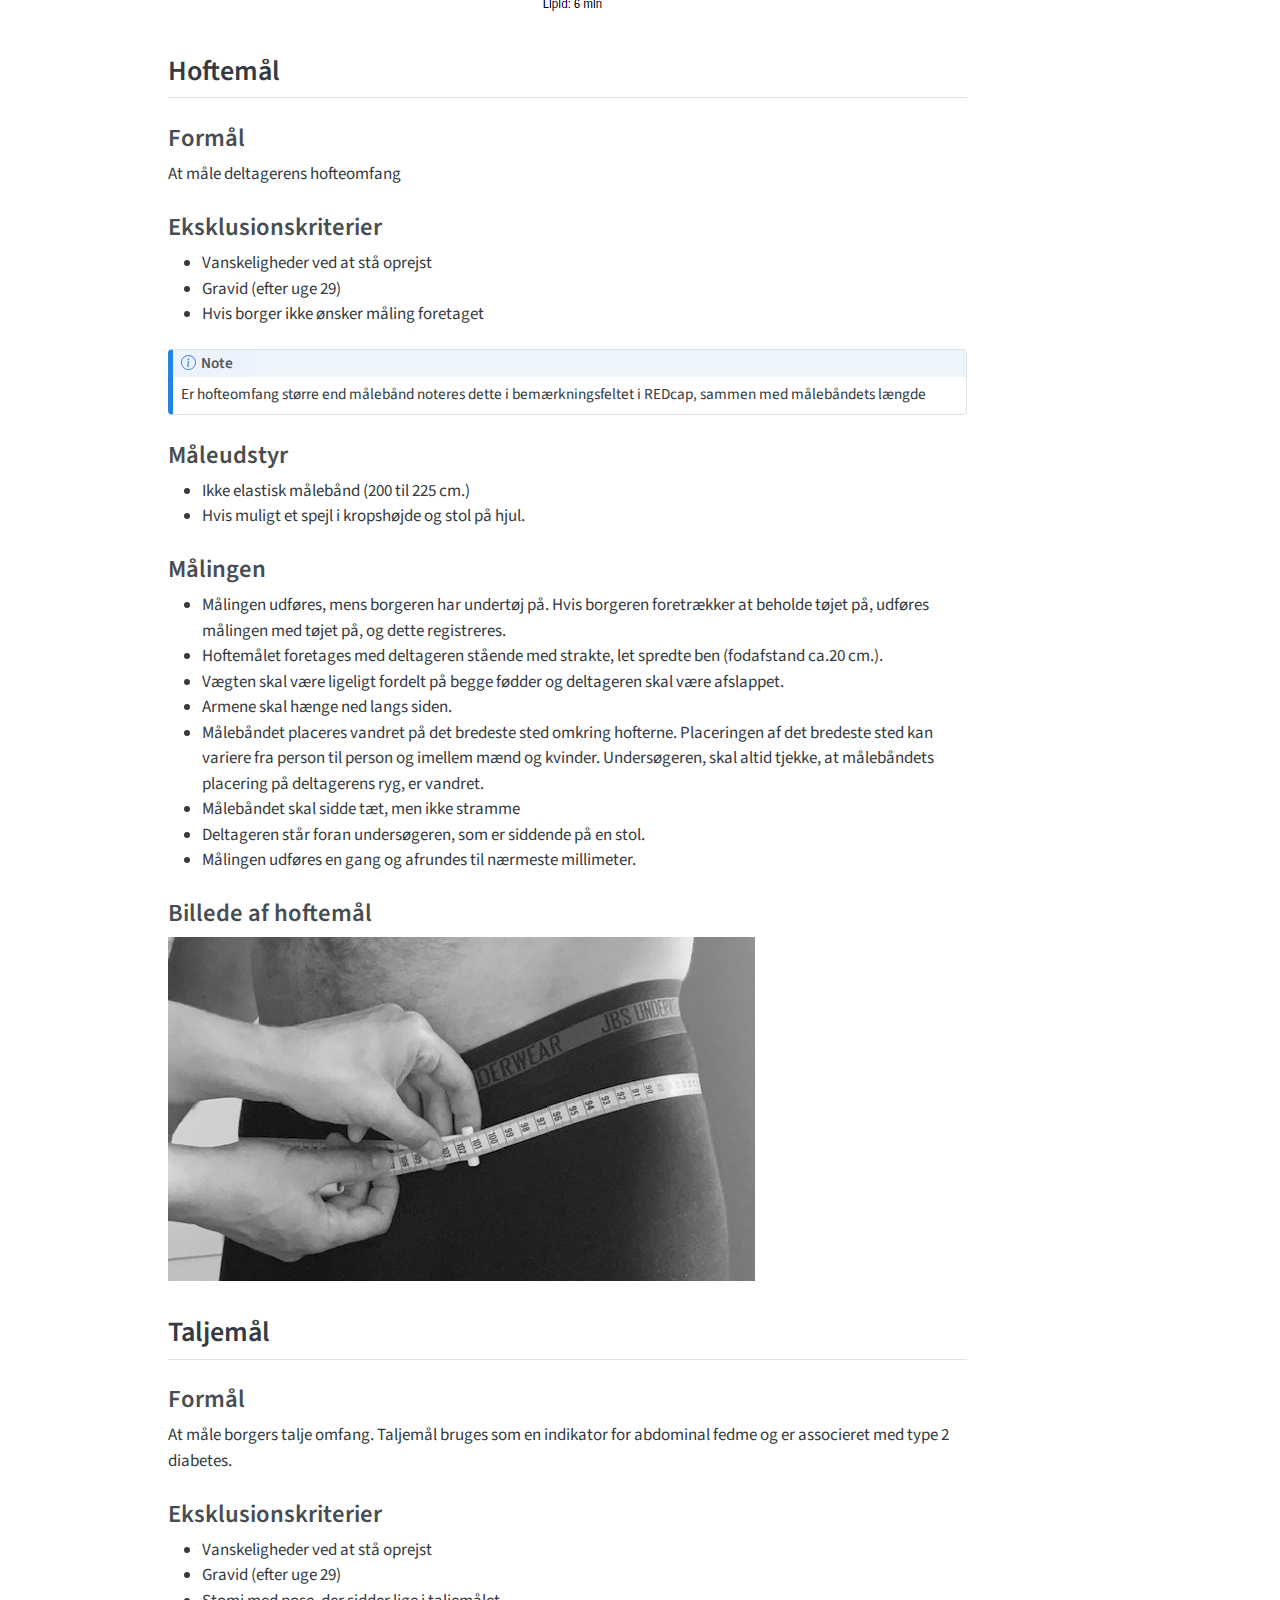
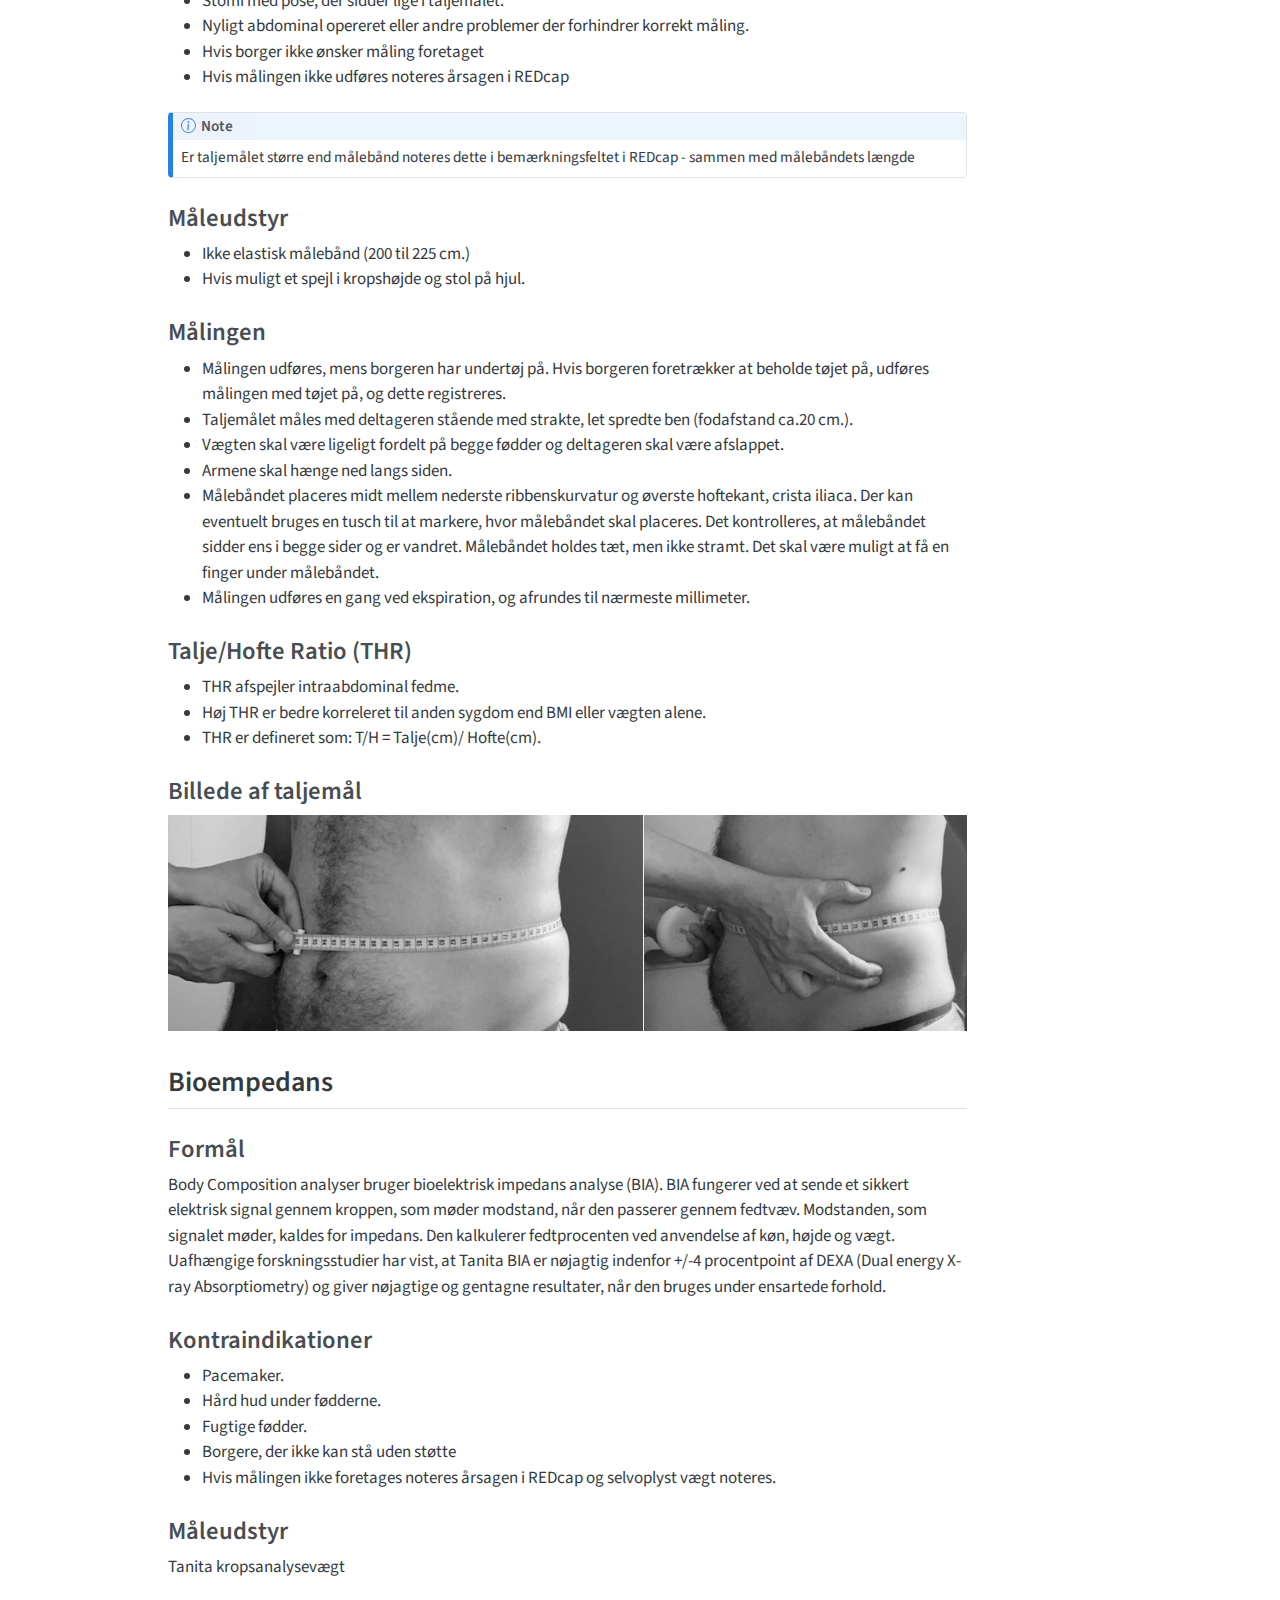
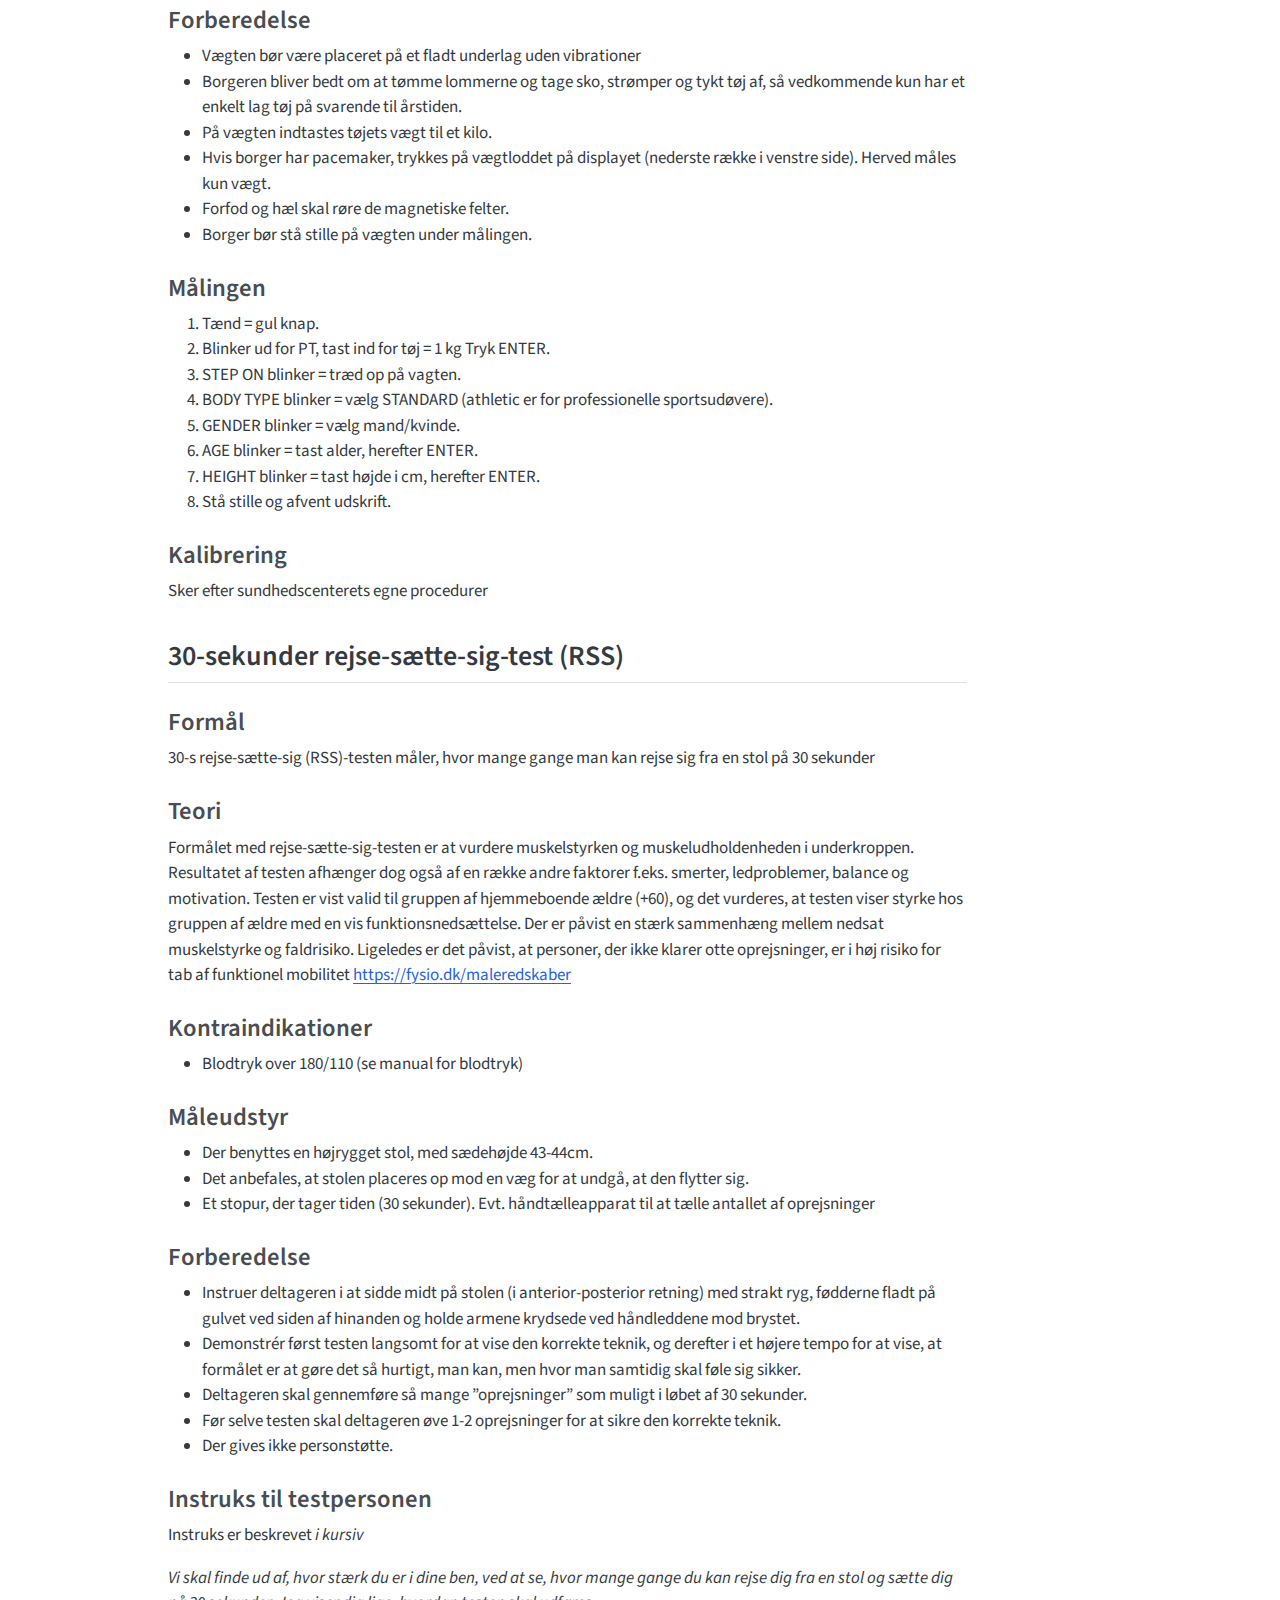
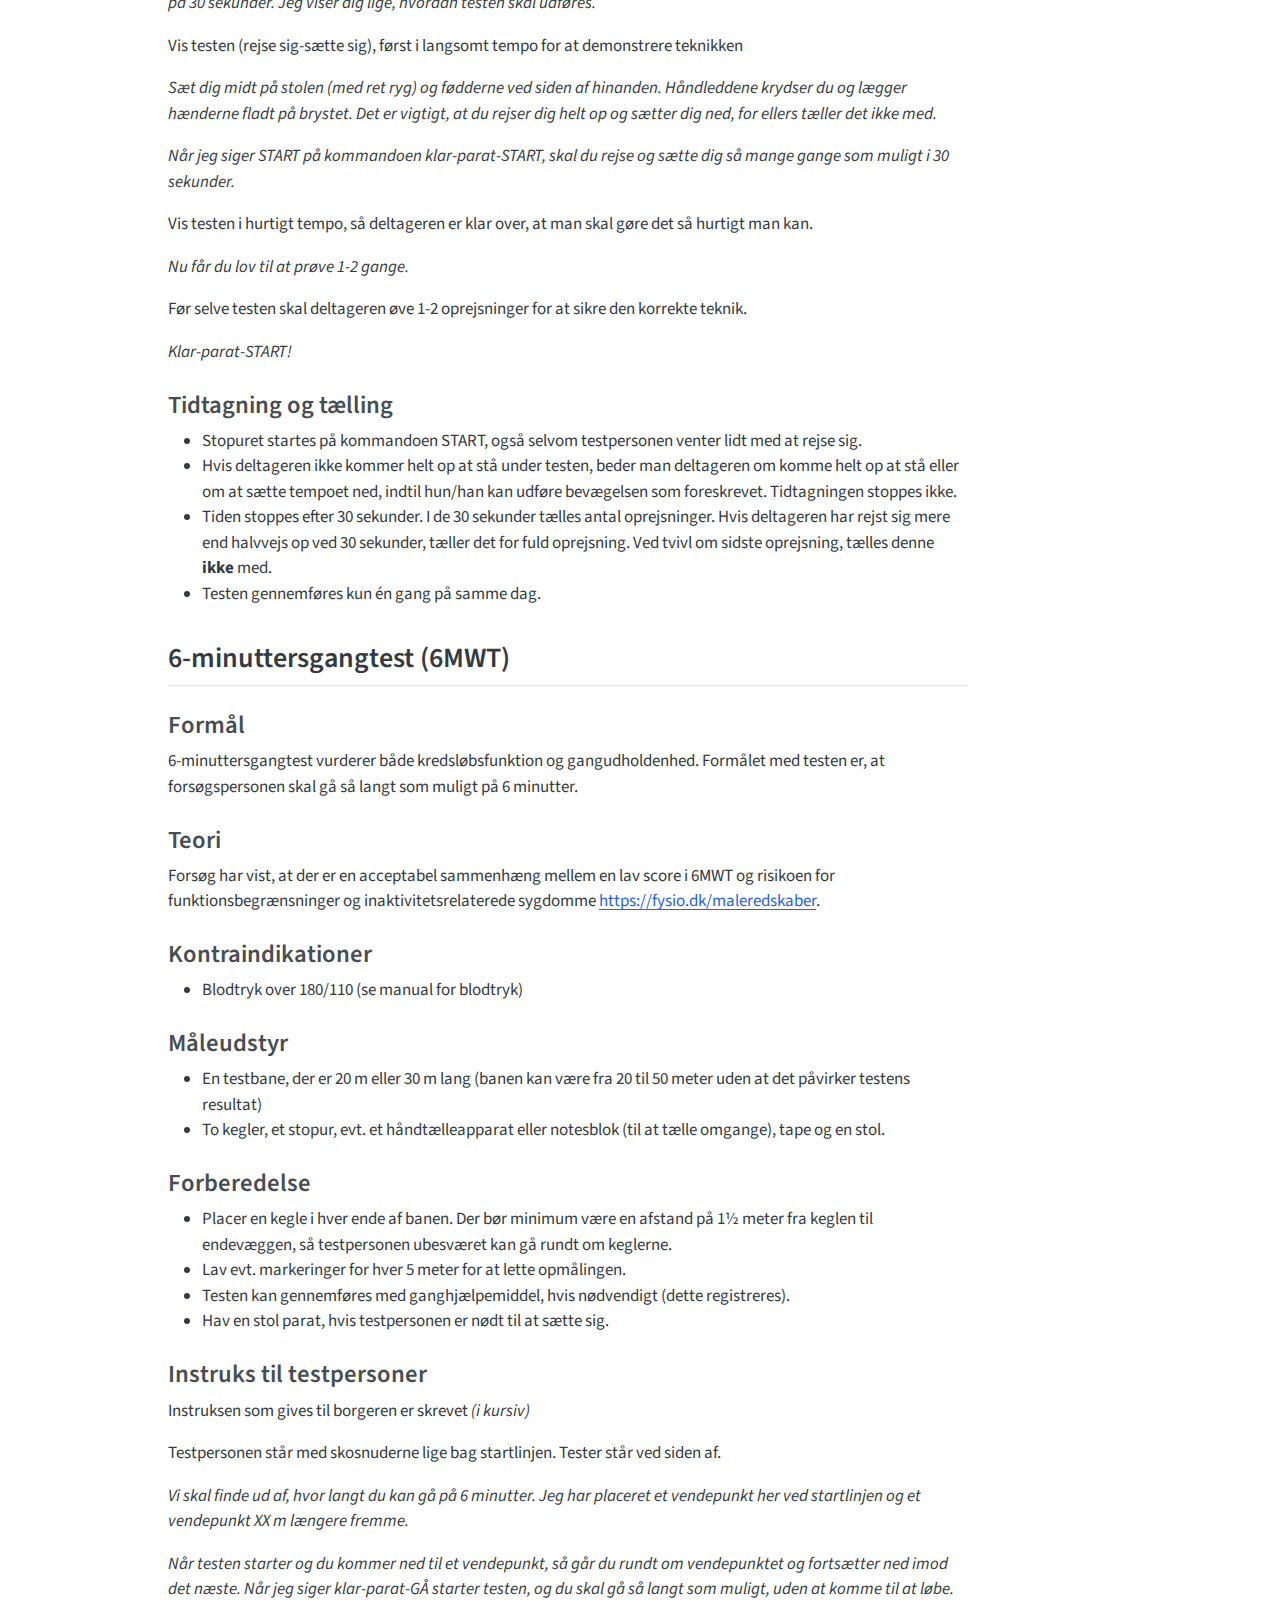
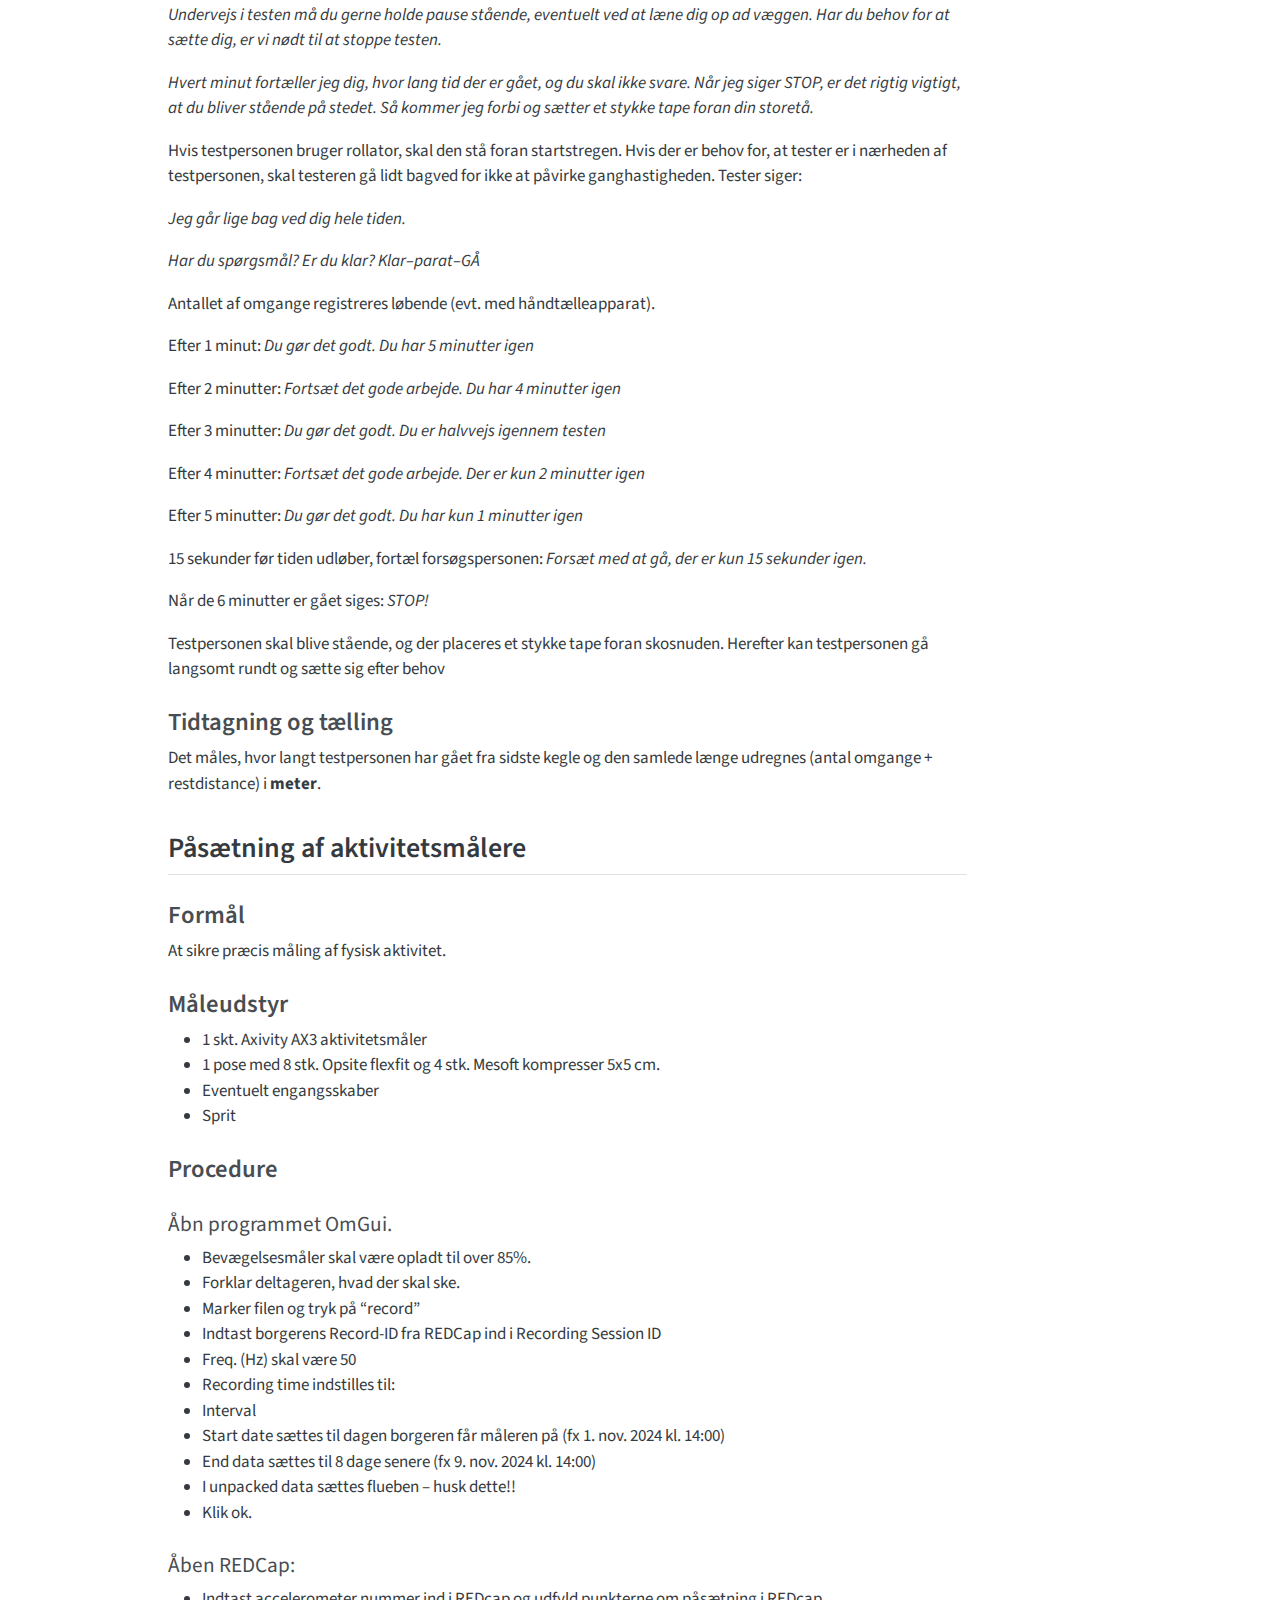
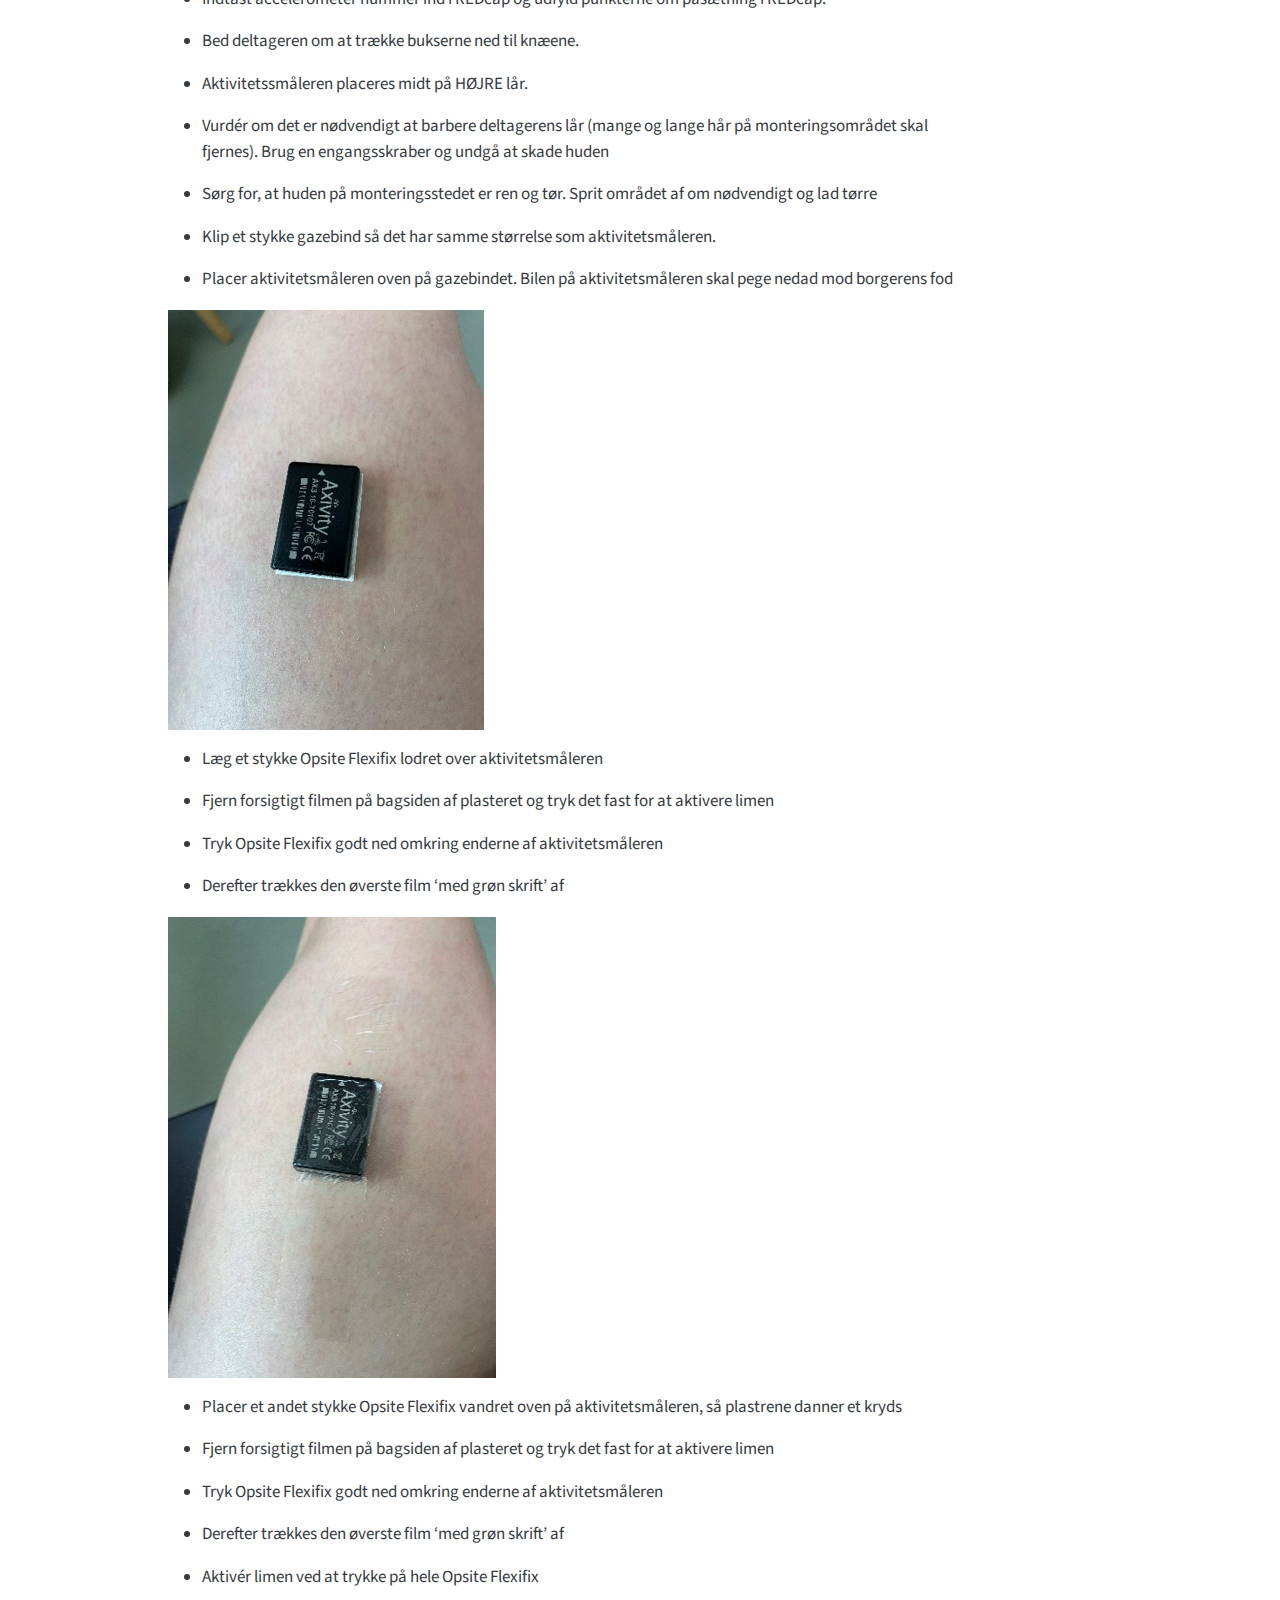
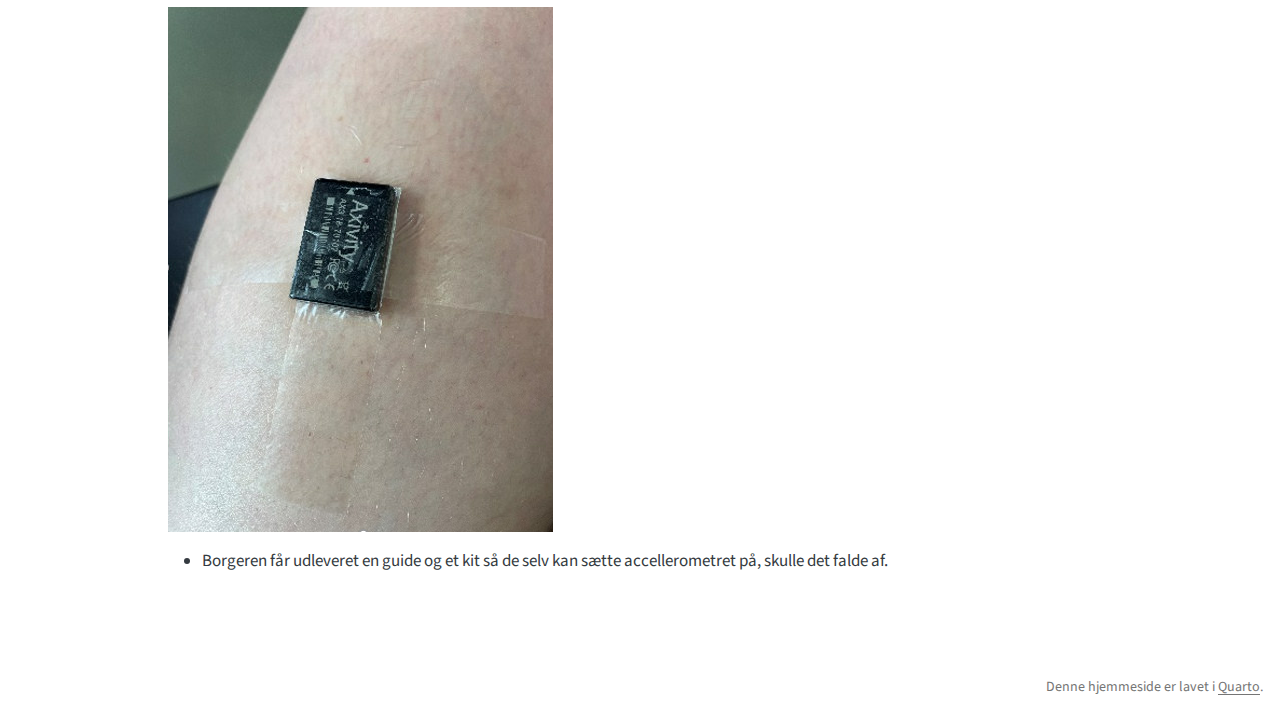
<file: 2-testmanual.html>
<!DOCTYPE html>
<html xmlns="http://www.w3.org/1999/xhtml" lang="en" xml:lang="en"><head>

<meta charset="utf-8">
<meta name="generator" content="quarto-1.5.57">

<meta name="viewport" content="width=device-width, initial-scale=1.0, user-scalable=yes">


<title>Testmanual – LIVING forskningsprojekt</title>
<style>
code{white-space: pre-wrap;}
span.smallcaps{font-variant: small-caps;}
div.columns{display: flex; gap: min(4vw, 1.5em);}
div.column{flex: auto; overflow-x: auto;}
div.hanging-indent{margin-left: 1.5em; text-indent: -1.5em;}
ul.task-list{list-style: none;}
ul.task-list li input[type="checkbox"] {
  width: 0.8em;
  margin: 0 0.8em 0.2em -1em; /* quarto-specific, see https://github.com/quarto-dev/quarto-cli/issues/4556 */ 
  vertical-align: middle;
}
</style>


<script src="site_libs/quarto-nav/quarto-nav.js"></script>
<script src="site_libs/quarto-nav/headroom.min.js"></script>
<script src="site_libs/clipboard/clipboard.min.js"></script>
<script src="site_libs/quarto-search/autocomplete.umd.js"></script>
<script src="site_libs/quarto-search/fuse.min.js"></script>
<script src="site_libs/quarto-search/quarto-search.js"></script>
<meta name="quarto:offset" content="./">
<script src="site_libs/quarto-html/quarto.js"></script>
<script src="site_libs/quarto-html/popper.min.js"></script>
<script src="site_libs/quarto-html/tippy.umd.min.js"></script>
<script src="site_libs/quarto-html/anchor.min.js"></script>
<link href="site_libs/quarto-html/tippy.css" rel="stylesheet">
<link href="site_libs/quarto-html/quarto-syntax-highlighting.css" rel="stylesheet" id="quarto-text-highlighting-styles">
<script src="site_libs/bootstrap/bootstrap.min.js"></script>
<link href="site_libs/bootstrap/bootstrap-icons.css" rel="stylesheet">
<link href="site_libs/bootstrap/bootstrap.min.css" rel="stylesheet" id="quarto-bootstrap" data-mode="light">
<script id="quarto-search-options" type="application/json">{
  "location": "navbar",
  "copy-button": false,
  "collapse-after": 3,
  "panel-placement": "end",
  "type": "overlay",
  "limit": 50,
  "keyboard-shortcut": [
    "f",
    "/",
    "s"
  ],
  "show-item-context": false,
  "language": {
    "search-no-results-text": "No results",
    "search-matching-documents-text": "matching documents",
    "search-copy-link-title": "Copy link to search",
    "search-hide-matches-text": "Hide additional matches",
    "search-more-match-text": "more match in this document",
    "search-more-matches-text": "more matches in this document",
    "search-clear-button-title": "Clear",
    "search-text-placeholder": "",
    "search-detached-cancel-button-title": "Cancel",
    "search-submit-button-title": "Submit",
    "search-label": "Search"
  }
}</script>


</head>

<body class="nav-fixed">

<div id="quarto-search-results"></div>
  <header id="quarto-header" class="headroom fixed-top">
    <nav class="navbar navbar-expand-lg " data-bs-theme="dark">
      <div class="navbar-container container-fluid">
      <div class="navbar-brand-container mx-auto">
    <a href="./index.html" class="navbar-brand navbar-brand-logo">
    <img src="./logo.png" alt="Steno Diabetes Center Aarhus" class="navbar-logo">
    </a>
  </div>
            <div id="quarto-search" class="" title="Search"></div>
          <button class="navbar-toggler" type="button" data-bs-toggle="collapse" data-bs-target="#navbarCollapse" aria-controls="navbarCollapse" role="menu" aria-expanded="false" aria-label="Toggle navigation" onclick="if (window.quartoToggleHeadroom) { window.quartoToggleHeadroom(); }">
  <span class="navbar-toggler-icon"></span>
</button>
          <div class="collapse navbar-collapse" id="navbarCollapse">
            <ul class="navbar-nav navbar-nav-scroll me-auto">
  <li class="nav-item">
    <a class="nav-link" href="./index.html"> 
<span class="menu-text">Forside</span></a>
  </li>  
  <li class="nav-item">
    <a class="nav-link" href="./0-introduktion.html"> 
<span class="menu-text">Introduktion</span></a>
  </li>  
  <li class="nav-item">
    <a class="nav-link" href="./1-afklarende-samtale.html"> 
<span class="menu-text">Afklarende samtale</span></a>
  </li>  
  <li class="nav-item">
    <a class="nav-link" href="./2-testmanual"> 
<span class="menu-text">Testmanual</span></a>
  </li>  
  <li class="nav-item">
    <a class="nav-link" href="./3-REDCap.html"> 
<span class="menu-text">REDCap</span></a>
  </li>  
  <li class="nav-item">
    <a class="nav-link" href="./4-opsætning-af-aktivitetsmåler.html"> 
<span class="menu-text">Aktivitetsmålere</span></a>
  </li>  
  <li class="nav-item">
    <a class="nav-link" href="./5-HbA1c-apparat.html"> 
<span class="menu-text">HbA1c apparat</span></a>
  </li>  
  <li class="nav-item">
    <a class="nav-link" href="./6-Samtykkeerklæring.html"> 
<span class="menu-text">Samtykkeerklæringer</span></a>
  </li>  
  <li class="nav-item">
    <a class="nav-link" href="./7-udstyrsliste.html"> 
<span class="menu-text">Udstyrsliste</span></a>
  </li>  
</ul>
          </div> <!-- /navcollapse -->
            <div class="quarto-navbar-tools">
    <a href="https://github.com/Jonasmunkjensen/LIVING" title="LIVING" class="quarto-navigation-tool px-1" aria-label="LIVING"><i class="bi bi-github"></i></a>
</div>
      </div> <!-- /container-fluid -->
    </nav>
</header>
<!-- content -->
<div id="quarto-content" class="quarto-container page-columns page-rows-contents page-layout-article page-navbar">
<!-- sidebar -->
<!-- margin-sidebar -->
    <div id="quarto-margin-sidebar" class="sidebar margin-sidebar">
        <nav id="TOC" role="doc-toc" class="toc-active">
    <h2 id="toc-title">On this page</h2>
   
  <ul>
  <li><a href="#blodtryk" id="toc-blodtryk" class="nav-link active" data-scroll-target="#blodtryk">Blodtryk</a>
  <ul class="collapse">
  <li><a href="#formål" id="toc-formål" class="nav-link" data-scroll-target="#formål">Formål</a></li>
  <li><a href="#teori" id="toc-teori" class="nav-link" data-scroll-target="#teori">Teori</a></li>
  <li><a href="#referenceramme" id="toc-referenceramme" class="nav-link" data-scroll-target="#referenceramme">Referenceramme</a></li>
  <li><a href="#målingen" id="toc-målingen" class="nav-link" data-scroll-target="#målingen">Målingen</a></li>
  <li><a href="#handlinger" id="toc-handlinger" class="nav-link" data-scroll-target="#handlinger">Handlinger</a></li>
  <li><a href="#rengøring" id="toc-rengøring" class="nav-link" data-scroll-target="#rengøring">Rengøring</a></li>
  <li><a href="#billede-af-blodtryksmåling" id="toc-billede-af-blodtryksmåling" class="nav-link" data-scroll-target="#billede-af-blodtryksmåling">Billede af blodtryksmåling</a></li>
  </ul></li>
  <li><a href="#fingerpriktest-hba1c" id="toc-fingerpriktest-hba1c" class="nav-link" data-scroll-target="#fingerpriktest-hba1c">Fingerpriktest (Hba1c)</a>
  <ul class="collapse">
  <li><a href="#formål-1" id="toc-formål-1" class="nav-link" data-scroll-target="#formål-1">Formål</a></li>
  <li><a href="#teori-1" id="toc-teori-1" class="nav-link" data-scroll-target="#teori-1">Teori</a></li>
  <li><a href="#forberedelse-1" id="toc-forberedelse-1" class="nav-link" data-scroll-target="#forberedelse-1">Forberedelse</a></li>
  <li><a href="#foretag-prøven" id="toc-foretag-prøven" class="nav-link" data-scroll-target="#foretag-prøven">Foretag prøven</a></li>
  <li><a href="#påføring-af-prøve-og-analyse" id="toc-påføring-af-prøve-og-analyse" class="nav-link" data-scroll-target="#påføring-af-prøve-og-analyse">Påføring af prøve og analyse</a></li>
  <li><a href="#prøvens-holdbarhed-i-kassetten" id="toc-prøvens-holdbarhed-i-kassetten" class="nav-link" data-scroll-target="#prøvens-holdbarhed-i-kassetten">Prøvens holdbarhed i kassetten</a></li>
  <li><a href="#billede-af-hba1c-prøve" id="toc-billede-af-hba1c-prøve" class="nav-link" data-scroll-target="#billede-af-hba1c-prøve">Billede af hba1c prøve</a></li>
  </ul></li>
  <li><a href="#hoftemål" id="toc-hoftemål" class="nav-link" data-scroll-target="#hoftemål">Hoftemål</a>
  <ul class="collapse">
  <li><a href="#formål-2" id="toc-formål-2" class="nav-link" data-scroll-target="#formål-2">Formål</a></li>
  <li><a href="#eksklusionskriterier" id="toc-eksklusionskriterier" class="nav-link" data-scroll-target="#eksklusionskriterier">Eksklusionskriterier</a></li>
  <li><a href="#måleudstyr" id="toc-måleudstyr" class="nav-link" data-scroll-target="#måleudstyr">Måleudstyr</a></li>
  <li><a href="#målingen-1" id="toc-målingen-1" class="nav-link" data-scroll-target="#målingen-1">Målingen</a></li>
  <li><a href="#billede-af-hoftemål" id="toc-billede-af-hoftemål" class="nav-link" data-scroll-target="#billede-af-hoftemål">Billede af hoftemål</a></li>
  </ul></li>
  <li><a href="#taljemål" id="toc-taljemål" class="nav-link" data-scroll-target="#taljemål">Taljemål</a>
  <ul class="collapse">
  <li><a href="#formål-3" id="toc-formål-3" class="nav-link" data-scroll-target="#formål-3">Formål</a></li>
  <li><a href="#eksklusionskriterier-1" id="toc-eksklusionskriterier-1" class="nav-link" data-scroll-target="#eksklusionskriterier-1">Eksklusionskriterier</a></li>
  <li><a href="#måleudstyr-1" id="toc-måleudstyr-1" class="nav-link" data-scroll-target="#måleudstyr-1">Måleudstyr</a></li>
  <li><a href="#målingen-2" id="toc-målingen-2" class="nav-link" data-scroll-target="#målingen-2">Målingen</a></li>
  <li><a href="#taljehofte-ratio-thr" id="toc-taljehofte-ratio-thr" class="nav-link" data-scroll-target="#taljehofte-ratio-thr">Talje/Hofte Ratio (THR)</a></li>
  <li><a href="#billede-af-taljemål" id="toc-billede-af-taljemål" class="nav-link" data-scroll-target="#billede-af-taljemål">Billede af taljemål</a></li>
  </ul></li>
  <li><a href="#bioempedans" id="toc-bioempedans" class="nav-link" data-scroll-target="#bioempedans">Bioempedans</a>
  <ul class="collapse">
  <li><a href="#formål-4" id="toc-formål-4" class="nav-link" data-scroll-target="#formål-4">Formål</a></li>
  <li><a href="#kontraindikationer" id="toc-kontraindikationer" class="nav-link" data-scroll-target="#kontraindikationer">Kontraindikationer</a></li>
  <li><a href="#måleudstyr-2" id="toc-måleudstyr-2" class="nav-link" data-scroll-target="#måleudstyr-2">Måleudstyr</a></li>
  <li><a href="#forberedelse-2" id="toc-forberedelse-2" class="nav-link" data-scroll-target="#forberedelse-2">Forberedelse</a></li>
  <li><a href="#målingen-3" id="toc-målingen-3" class="nav-link" data-scroll-target="#målingen-3">Målingen</a></li>
  <li><a href="#kalibrering" id="toc-kalibrering" class="nav-link" data-scroll-target="#kalibrering">Kalibrering</a></li>
  </ul></li>
  <li><a href="#sekunder-rejse-sætte-sig-test-rss" id="toc-sekunder-rejse-sætte-sig-test-rss" class="nav-link" data-scroll-target="#sekunder-rejse-sætte-sig-test-rss">30-sekunder rejse-sætte-sig-test (RSS)</a>
  <ul class="collapse">
  <li><a href="#formål-5" id="toc-formål-5" class="nav-link" data-scroll-target="#formål-5">Formål</a></li>
  <li><a href="#teori-2" id="toc-teori-2" class="nav-link" data-scroll-target="#teori-2">Teori</a></li>
  <li><a href="#kontraindikationer-1" id="toc-kontraindikationer-1" class="nav-link" data-scroll-target="#kontraindikationer-1">Kontraindikationer</a></li>
  <li><a href="#måleudstyr-3" id="toc-måleudstyr-3" class="nav-link" data-scroll-target="#måleudstyr-3">Måleudstyr</a></li>
  <li><a href="#forberedelse-3" id="toc-forberedelse-3" class="nav-link" data-scroll-target="#forberedelse-3">Forberedelse</a></li>
  <li><a href="#instruks-til-testpersonen" id="toc-instruks-til-testpersonen" class="nav-link" data-scroll-target="#instruks-til-testpersonen">Instruks til testpersonen</a></li>
  <li><a href="#tidtagning-og-tælling" id="toc-tidtagning-og-tælling" class="nav-link" data-scroll-target="#tidtagning-og-tælling">Tidtagning og tælling</a></li>
  </ul></li>
  <li><a href="#minuttersgangtest-6mwt" id="toc-minuttersgangtest-6mwt" class="nav-link" data-scroll-target="#minuttersgangtest-6mwt">6-minuttersgangtest (6MWT)</a>
  <ul class="collapse">
  <li><a href="#formål-6" id="toc-formål-6" class="nav-link" data-scroll-target="#formål-6">Formål</a></li>
  <li><a href="#teori-3" id="toc-teori-3" class="nav-link" data-scroll-target="#teori-3">Teori</a></li>
  <li><a href="#kontraindikationer-2" id="toc-kontraindikationer-2" class="nav-link" data-scroll-target="#kontraindikationer-2">Kontraindikationer</a></li>
  <li><a href="#måleudstyr-4" id="toc-måleudstyr-4" class="nav-link" data-scroll-target="#måleudstyr-4">Måleudstyr</a></li>
  <li><a href="#forberedelse-4" id="toc-forberedelse-4" class="nav-link" data-scroll-target="#forberedelse-4">Forberedelse</a></li>
  <li><a href="#instruks-til-testpersoner" id="toc-instruks-til-testpersoner" class="nav-link" data-scroll-target="#instruks-til-testpersoner">Instruks til testpersoner</a></li>
  <li><a href="#tidtagning-og-tælling-1" id="toc-tidtagning-og-tælling-1" class="nav-link" data-scroll-target="#tidtagning-og-tælling-1">Tidtagning og tælling</a></li>
  </ul></li>
  <li><a href="#påsætning-af-aktivitetsmålere" id="toc-påsætning-af-aktivitetsmålere" class="nav-link" data-scroll-target="#påsætning-af-aktivitetsmålere">Påsætning af aktivitetsmålere</a>
  <ul class="collapse">
  <li><a href="#formål-7" id="toc-formål-7" class="nav-link" data-scroll-target="#formål-7">Formål</a></li>
  <li><a href="#måleudstyr-5" id="toc-måleudstyr-5" class="nav-link" data-scroll-target="#måleudstyr-5">Måleudstyr</a></li>
  <li><a href="#procedure" id="toc-procedure" class="nav-link" data-scroll-target="#procedure">Procedure</a></li>
  </ul></li>
  </ul>
<div class="quarto-alternate-formats"><h2>Other Formats</h2><ul><li><a href="2-testmanual.pdf"><i class="bi bi-file-pdf"></i>PDF</a></li></ul></div></nav>
    </div>
<!-- main -->
<main class="content" id="quarto-document-content">

<header id="title-block-header" class="quarto-title-block default">
<div class="quarto-title">
<h1 class="title">Testmanual</h1>
</div>



<div class="quarto-title-meta">

    
  
    
  </div>
  


</header>


<section id="blodtryk" class="level2">
<h2 class="anchored" data-anchor-id="blodtryk">Blodtryk</h2>
<p>Første måling er blodtryksmåling, da borger skal være så afslappet som muligt.</p>
<section id="formål" class="level3">
<h3 class="anchored" data-anchor-id="formål">Formål</h3>
<p>Monitorering af blodtryk.</p>
</section>
<section id="teori" class="level3">
<h3 class="anchored" data-anchor-id="teori">Teori</h3>
<p>Blodtrykket måles i enheden millimeter kviksølv og består af det diastoliske og systoliske tryk. Det systoliske tryk (slagtrykket) er det maksimale tryk, der er i en pulsåre, lige idet hjertet trækker sig sammen og presser blodet ud i pulsårerne. Det diastoliske tryk (hviletrykket) er det laveste tryk, som blodet udøver på pulsårens væg, når hjertet slapper af mellem to slag og blodet strømmer frit.</p>
</section>
<section id="referenceramme" class="level3">
<h3 class="anchored" data-anchor-id="referenceramme">Referenceramme</h3>
<p>BT under 140/90 Puls 50-80 Hvis borger har en kronisk sygdom ex. diabetes, hjertesygdom, nyresygdom skal blodtrykket være under 130/80</p>
</section>
<section id="målingen" class="level3">
<h3 class="anchored" data-anchor-id="målingen">Målingen</h3>
<section id="forberedelse" class="level4">
<h4 class="anchored" data-anchor-id="forberedelse">Forberedelse</h4>
<ul>
<li>Mål omkreds på overarmen, ca. 8-10 cm fra albuebøjningen, for at sikre korrekt brug af manchetstørrelse.</li>
<li>Lad borgeren hvilke i minimum 5 minutter inden målingen påbegyndes.</li>
<li>Sørg for at borgeren sidder godt på en stol med overarmen afslappet og blottet.</li>
<li>Begge fødder skal hvile i gulvet og benene må IKKE være krydsede. Ryggen skal hvile mod ryglænet. Borgeren må IKKE rejse sig inden for de 5 min. Ej heller mellem målingerne, da dette kan øge blodtrykket.</li>
<li>Lad borgerens HØJRE arm ligge i korrekt stilling med håndfladen opad. Overarmen skal ligge så manchetten placeres i hjertehøjde.</li>
</ul>
</section>
<section id="placering-af-manchetten" class="level4">
<h4 class="anchored" data-anchor-id="placering-af-manchetten">Placering af manchetten</h4>
<ul>
<li>Manchetten placeres på armen.</li>
<li>Udfør håndhygiejne.</li>
<li>Undgå at tøjet strammer omkring armen.</li>
<li>Placer manchetten omkring armen ca. 2 cm. over albuebøjningen.</li>
<li>Placer midten af manchetten over a.brachialis og stram den til, så den sidder tæt og glat på overarmen uden at give stase. (se billede)</li>
</ul>
</section>
<section id="start-blodtryksmåling" class="level4">
<h4 class="anchored" data-anchor-id="start-blodtryksmåling">Start blodtryksmåling</h4>
<ul>
<li>Tryk på START.</li>
<li>Armen skal holdes i ro og borger må ikke tale under eller mellem målingerne.</li>
</ul>
</section>
<section id="gentag-måling" class="level4">
<h4 class="anchored" data-anchor-id="gentag-måling">Gentag måling</h4>
<ul>
<li>Målingen gentages efter 1 minut.</li>
<li>Der måles en 3.gang hvis de to foregående målinger er forhøjet i forhold til referencerammen (140/90).</li>
</ul>
</section>
<section id="efterarbejde" class="level4">
<h4 class="anchored" data-anchor-id="efterarbejde">Efterarbejde</h4>
<ul>
<li>Tag manchetten af.</li>
<li>Rengør manchet og blodtryksapparat i henhold til producentens anbefalinger.</li>
<li>Udfør håndhygiejne</li>
</ul>
</section>
</section>
<section id="handlinger" class="level3">
<h3 class="anchored" data-anchor-id="handlinger">Handlinger</h3>
<ul>
<li>Hvis blodtrykket er over <strong>200/120</strong> skal målingen gentages efter en pause på ca. et kvarter og evt. i den anden arm. Hvis blodtrykket stadig er højt kontaktes borgerens egen læge eller vagtlæge (tlf.<strong>70 11 31 31</strong>) uden for lægens åbningstid. Der vurderes herefter i det enkelte tilfælde om borgeren skal fortsætte eller ej. Hvis lægen mener, borgeren skal komme til nærmere undersøgelse enten hos lægen eller lægevagt, spørges til, om det er forsvarligt, at borgeren kører i egen bil. Hvis ikke sættes borgeren i en taxa. Hvis lægen siger ok for, at borgeren kan fortsætte med undersøgelsen foretages de manglende målinger, undtaget funktionstest.</li>
<li>Hvis blodtrykket er over 180/110 skal borgeren ikke lave funktionstest.</li>
<li>Hvis BT er over 160/100 opfordres borgen til at tage telefonisk kontakt til egen læge samme dag for at aftale tid til en konsultation, hvor der kan foretages en re-måling.</li>
<li>Hvis blodtrykket er &lt;90/60 skal man være opmærksom på at borgeren ikke bliver svimmel</li>
<li>Vær opmærksom, hvis borgeren har en meget høj hvilepuls (over 120 slag/min). Vurder om det er forsvarligt at lade borgeren udføre 6 min gangtest.</li>
</ul>
<div class="callout callout-style-default callout-warning callout-titled">
<div class="callout-header d-flex align-content-center">
<div class="callout-icon-container">
<i class="callout-icon"></i>
</div>
<div class="callout-title-container flex-fill">
Warning
</div>
</div>
<div class="callout-body-container callout-body">
<p>I tilfælde af at BT ligger meget over/under normalområdet, og borgeren ikke ønsker at kontakte egen læge, må dette respekteres</p>
</div>
</div>
</section>
<section id="rengøring" class="level3">
<h3 class="anchored" data-anchor-id="rengøring">Rengøring</h3>
<p>Manchetten rengøres en gang dagligt eller efter behov</p>
</section>
<section id="billede-af-blodtryksmåling" class="level3">
<h3 class="anchored" data-anchor-id="billede-af-blodtryksmåling">Billede af blodtryksmåling</h3>
<div class="quarto-figure quarto-figure-center">
<figure class="figure">
<p><img src="pics/bp.PNG" class="img-fluid figure-img"></p>
<figcaption>OBS! Måling foretages på HØJRE arm og ikke på venstre som billedet viser</figcaption>
</figure>
</div>
</section>
</section>
<section id="fingerpriktest-hba1c" class="level2">
<h2 class="anchored" data-anchor-id="fingerpriktest-hba1c">Fingerpriktest (Hba1c)</h2>
<section id="formål-1" class="level3">
<h3 class="anchored" data-anchor-id="formål-1">Formål</h3>
<p>Bestemmelse af langtidsblodsukker</p>
</section>
<section id="teori-1" class="level3">
<h3 class="anchored" data-anchor-id="teori-1">Teori</h3>
<p>Ved bestemmelse af Hæmoglobin A1c fås et mål for en persons gennemsnitlige koncentration af glukose (sukker) i blodet i løbet af de sidste 2 til 3 måneder. HbA1c er under normale omstændigheder et godt mål for kvaliteten af blodsukkerets regulering de foregående 2 måneder. Prøven viser, hvor stor en del af den totale mængde hæmoglobin i blodet, der har sukker bundet til sig. Svaret afgives i mmol/mol.</p>
</section>
<section id="forberedelse-1" class="level3">
<h3 class="anchored" data-anchor-id="forberedelse-1">Forberedelse</h3>
<ul>
<li>Hvis I vælger at benytte handsker, benyt <strong>kun</strong> pudderfri handsker.</li>
<li>Berøring af kassetten: Anvendes pudderfri handsker, må alle flader på kassetten berøres. Anvendes der <strong>ikke pudderfri handsker</strong>, må sugepunktet og de gennemsigtige flader på kassetten IKKE berøres.</li>
<li>Optisk kontrol: En måling på den medfølgende optiske kontrolkassette bør udføres hver dag der testes borgere (se procedurer for HbA1c-apparat).</li>
<li>Sørg for at apparatet er tændt og klart.</li>
<li>Bed borgeren om at vaske sine fingre grundigt.</li>
<li>Sørg for at borgeren sidder med armen i nedadgående retning – kør evt. skrivebordet ned. Det kan være effektivt at lade borgeren svinge armen rundt et par gange, eller massere blodet mod fingeren.</li>
<li>Åbn både lipid og hba1c kassetterne.</li>
</ul>
</section>
<section id="foretag-prøven" class="level3">
<h3 class="anchored" data-anchor-id="foretag-prøven">Foretag prøven</h3>
<ul>
<li>Stik i fingeren, massér blidt fingeren for at få en stor bloddråbe frem.</li>
</ul>
</section>
<section id="påføring-af-prøve-og-analyse" class="level3">
<h3 class="anchored" data-anchor-id="påføring-af-prøve-og-analyse">Påføring af prøve og analyse</h3>
<section id="fyld-hba1c-kassetten" class="level4">
<h4 class="anchored" data-anchor-id="fyld-hba1c-kassetten">Fyld HbA1c-kassetten</h4>
<ul>
<li>Anbring kassetten med den <strong>trykte side opad</strong> og sugepunktet over bloddråben.</li>
<li>Påfør bloddråben, og hold øje med, at det markerede (blå) område er fyldt. Kontrollér prøvevolumen ved at vende kassetten om og se, om det område, der er markeret med blåt, er helt fyldt.</li>
<li>Rør aldrig sugepunktet med fingeren.</li>
<li>Luk kassetten, så kassetten klikker 2 gange.</li>
<li>HbA1c kassetten lukkes og sættes i cobas b 101 instrumentet. Åbn låget ved at vælge Åbn på skærmen.</li>
<li>Vend kassetten opad, og anbring den på rotoren i den hvide cirkel.</li>
<li>Luk låget. Målingen starter automatisk og tager 5 min og 20 sek. for HbA1c.</li>
<li>Når HbA1c-kassetten er færdiganalyseret, giver instrumentet en alarm. Resultatet fremkommer på skærmen, når alle resultater er færdige.</li>
<li>Afslut målingen ved at vælge “flueben” på skærmen.</li>
<li>Kassetterne kasseres i en kanyleboks</li>
<li>Resultaterne fremkommer på skærmen</li>
<li>Resultatet indtastes i REDcap</li>
</ul>
</section>
</section>
<section id="prøvens-holdbarhed-i-kassetten" class="level3">
<h3 class="anchored" data-anchor-id="prøvens-holdbarhed-i-kassetten">Prøvens holdbarhed i kassetten</h3>
<ul>
<li><strong>HbA1c:</strong> Når der er påført blod i kassetten, skal den indføres i instrumentet inden for 1 minut.</li>
</ul>
</section>
<section id="billede-af-hba1c-prøve" class="level3">
<h3 class="anchored" data-anchor-id="billede-af-hba1c-prøve">Billede af hba1c prøve</h3>
<p><img src="pics/hba1c.PNG" class="img-fluid"></p>
</section>
</section>
<section id="hoftemål" class="level2">
<h2 class="anchored" data-anchor-id="hoftemål">Hoftemål</h2>
<section id="formål-2" class="level3">
<h3 class="anchored" data-anchor-id="formål-2">Formål</h3>
<p>At måle deltagerens hofteomfang</p>
</section>
<section id="eksklusionskriterier" class="level3">
<h3 class="anchored" data-anchor-id="eksklusionskriterier">Eksklusionskriterier</h3>
<ul>
<li>Vanskeligheder ved at stå oprejst</li>
<li>Gravid (efter uge 29)</li>
<li>Hvis borger ikke ønsker måling foretaget</li>
</ul>
<div class="callout callout-style-default callout-note callout-titled">
<div class="callout-header d-flex align-content-center">
<div class="callout-icon-container">
<i class="callout-icon"></i>
</div>
<div class="callout-title-container flex-fill">
Note
</div>
</div>
<div class="callout-body-container callout-body">
<p>Er hofteomfang større end målebånd noteres dette i bemærkningsfeltet i REDcap, sammen med målebåndets længde</p>
</div>
</div>
</section>
<section id="måleudstyr" class="level3">
<h3 class="anchored" data-anchor-id="måleudstyr">Måleudstyr</h3>
<ul>
<li>Ikke elastisk målebånd (200 til 225 cm.)</li>
<li>Hvis muligt et spejl i kropshøjde og stol på hjul.</li>
</ul>
</section>
<section id="målingen-1" class="level3">
<h3 class="anchored" data-anchor-id="målingen-1">Målingen</h3>
<ul>
<li>Målingen udføres, mens borgeren har undertøj på. Hvis borgeren foretrækker at beholde tøjet på, udføres målingen med tøjet på, og dette registreres.</li>
<li>Hoftemålet foretages med deltageren stående med strakte, let spredte ben (fodafstand ca.20 cm.).</li>
<li>Vægten skal være ligeligt fordelt på begge fødder og deltageren skal være afslappet.</li>
<li>Armene skal hænge ned langs siden.</li>
<li>Målebåndet placeres vandret på det bredeste sted omkring hofterne. Placeringen af det bredeste sted kan variere fra person til person og imellem mænd og kvinder. Undersøgeren, skal altid tjekke, at målebåndets placering på deltagerens ryg, er vandret.</li>
<li>Målebåndet skal sidde tæt, men ikke stramme</li>
<li>Deltageren står foran undersøgeren, som er siddende på en stol.</li>
<li>Målingen udføres en gang og afrundes til nærmeste millimeter.</li>
</ul>
</section>
<section id="billede-af-hoftemål" class="level3">
<h3 class="anchored" data-anchor-id="billede-af-hoftemål">Billede af hoftemål</h3>
<p><img src="pics/hofte.PNG" class="img-fluid"></p>
</section>
</section>
<section id="taljemål" class="level2">
<h2 class="anchored" data-anchor-id="taljemål">Taljemål</h2>
<section id="formål-3" class="level3">
<h3 class="anchored" data-anchor-id="formål-3">Formål</h3>
<p>At måle borgers talje omfang. Taljemål bruges som en indikator for abdominal fedme og er associeret med type 2 diabetes.</p>
</section>
<section id="eksklusionskriterier-1" class="level3">
<h3 class="anchored" data-anchor-id="eksklusionskriterier-1">Eksklusionskriterier</h3>
<ul>
<li>Vanskeligheder ved at stå oprejst</li>
<li>Gravid (efter uge 29)</li>
<li>Stomi med pose, der sidder lige i taljemålet.</li>
<li>Nyligt abdominal opereret eller andre problemer der forhindrer korrekt måling.</li>
<li>Hvis borger ikke ønsker måling foretaget</li>
<li>Hvis målingen ikke udføres noteres årsagen i REDcap</li>
</ul>
<div class="callout callout-style-default callout-note callout-titled">
<div class="callout-header d-flex align-content-center">
<div class="callout-icon-container">
<i class="callout-icon"></i>
</div>
<div class="callout-title-container flex-fill">
Note
</div>
</div>
<div class="callout-body-container callout-body">
<p>Er taljemålet større end målebånd noteres dette i bemærkningsfeltet i REDcap - sammen med målebåndets længde</p>
</div>
</div>
</section>
<section id="måleudstyr-1" class="level3">
<h3 class="anchored" data-anchor-id="måleudstyr-1">Måleudstyr</h3>
<ul>
<li>Ikke elastisk målebånd (200 til 225 cm.)</li>
<li>Hvis muligt et spejl i kropshøjde og stol på hjul.</li>
</ul>
</section>
<section id="målingen-2" class="level3">
<h3 class="anchored" data-anchor-id="målingen-2">Målingen</h3>
<ul>
<li>Målingen udføres, mens borgeren har undertøj på. Hvis borgeren foretrækker at beholde tøjet på, udføres målingen med tøjet på, og dette registreres.</li>
<li>Taljemålet måles med deltageren stående med strakte, let spredte ben (fodafstand ca.20 cm.).</li>
<li>Vægten skal være ligeligt fordelt på begge fødder og deltageren skal være afslappet.</li>
<li>Armene skal hænge ned langs siden.</li>
<li>Målebåndet placeres midt mellem nederste ribbenskurvatur og øverste hoftekant, crista iliaca. Der kan eventuelt bruges en tusch til at markere, hvor målebåndet skal placeres. Det kontrolleres, at målebåndet sidder ens i begge sider og er vandret. Målebåndet holdes tæt, men ikke stramt. Det skal være muligt at få en finger under målebåndet.</li>
<li>Målingen udføres en gang ved ekspiration, og afrundes til nærmeste millimeter.</li>
</ul>
</section>
<section id="taljehofte-ratio-thr" class="level3">
<h3 class="anchored" data-anchor-id="taljehofte-ratio-thr">Talje/Hofte Ratio (THR)</h3>
<ul>
<li>THR afspejler intraabdominal fedme.</li>
<li>Høj THR er bedre korreleret til anden sygdom end BMI eller vægten alene.</li>
<li>THR er defineret som: T/H = Talje(cm)/ Hofte(cm).</li>
</ul>
</section>
<section id="billede-af-taljemål" class="level3">
<h3 class="anchored" data-anchor-id="billede-af-taljemål">Billede af taljemål</h3>
<p><img src="pics/talje.PNG" class="img-fluid"></p>
</section>
</section>
<section id="bioempedans" class="level2">
<h2 class="anchored" data-anchor-id="bioempedans">Bioempedans</h2>
<section id="formål-4" class="level3">
<h3 class="anchored" data-anchor-id="formål-4">Formål</h3>
<p>Body Composition analyser bruger bioelektrisk impedans analyse (BIA). BIA fungerer ved at sende et sikkert elektrisk signal gennem kroppen, som møder modstand, når den passerer gennem fedtvæv. Modstanden, som signalet møder, kaldes for impedans. Den kalkulerer fedtprocenten ved anvendelse af køn, højde og vægt. Uafhængige forskningsstudier har vist, at Tanita BIA er nøjagtig indenfor +/-4 procentpoint af DEXA (Dual energy X-ray Absorptiometry) og giver nøjagtige og gentagne resultater, når den bruges under ensartede forhold.</p>
</section>
<section id="kontraindikationer" class="level3">
<h3 class="anchored" data-anchor-id="kontraindikationer">Kontraindikationer</h3>
<ul>
<li>Pacemaker.</li>
<li>Hård hud under fødderne.</li>
<li>Fugtige fødder.</li>
<li>Borgere, der ikke kan stå uden støtte</li>
<li>Hvis målingen ikke foretages noteres årsagen i REDcap og selvoplyst vægt noteres.</li>
</ul>
</section>
<section id="måleudstyr-2" class="level3">
<h3 class="anchored" data-anchor-id="måleudstyr-2">Måleudstyr</h3>
<p>Tanita kropsanalysevægt</p>
</section>
<section id="forberedelse-2" class="level3">
<h3 class="anchored" data-anchor-id="forberedelse-2">Forberedelse</h3>
<ul>
<li>Vægten bør være placeret på et fladt underlag uden vibrationer</li>
<li>Borgeren bliver bedt om at tømme lommerne og tage sko, strømper og tykt tøj af, så vedkommende kun har et enkelt lag tøj på svarende til årstiden.</li>
<li>På vægten indtastes tøjets vægt til et kilo.</li>
<li>Hvis borger har pacemaker, trykkes på vægtloddet på displayet (nederste række i venstre side). Herved måles kun vægt.</li>
<li>Forfod og hæl skal røre de magnetiske felter.</li>
<li>Borger bør stå stille på vægten under målingen.</li>
</ul>
</section>
<section id="målingen-3" class="level3">
<h3 class="anchored" data-anchor-id="målingen-3">Målingen</h3>
<ol type="1">
<li>Tænd = gul knap.</li>
<li>Blinker ud for PT, tast ind for tøj = 1 kg Tryk ENTER.</li>
<li>STEP ON blinker = træd op på vagten.</li>
<li>BODY TYPE blinker = vælg STANDARD (athletic er for professionelle sportsudøvere).</li>
<li>GENDER blinker = vælg mand/kvinde.</li>
<li>AGE blinker = tast alder, herefter ENTER.</li>
<li>HEIGHT blinker = tast højde i cm, herefter ENTER.</li>
<li>Stå stille og afvent udskrift.</li>
</ol>
</section>
<section id="kalibrering" class="level3">
<h3 class="anchored" data-anchor-id="kalibrering">Kalibrering</h3>
<p>Sker efter sundhedscenterets egne procedurer</p>
</section>
</section>
<section id="sekunder-rejse-sætte-sig-test-rss" class="level2">
<h2 class="anchored" data-anchor-id="sekunder-rejse-sætte-sig-test-rss">30-sekunder rejse-sætte-sig-test (RSS)</h2>
<section id="formål-5" class="level3">
<h3 class="anchored" data-anchor-id="formål-5">Formål</h3>
<p>30-s rejse-sætte-sig (RSS)-testen måler, hvor mange gange man kan rejse sig fra en stol på 30 sekunder</p>
</section>
<section id="teori-2" class="level3">
<h3 class="anchored" data-anchor-id="teori-2">Teori</h3>
<p>Formålet med rejse-sætte-sig-testen er at vurdere muskelstyrken og muskeludholdenheden i underkroppen. Resultatet af testen afhænger dog også af en række andre faktorer f.eks. smerter, ledproblemer, balance og motivation. Testen er vist valid til gruppen af hjemmeboende ældre (+60), og det vurderes, at testen viser styrke hos gruppen af ældre med en vis funktionsnedsættelse. Der er påvist en stærk sammenhæng mellem nedsat muskelstyrke og faldrisiko. Ligeledes er det påvist, at personer, der ikke klarer otte oprejsninger, er i høj risiko for tab af funktionel mobilitet <a href="https://fysio.dk/maleredskaber" class="uri">https://fysio.dk/maleredskaber</a></p>
</section>
<section id="kontraindikationer-1" class="level3">
<h3 class="anchored" data-anchor-id="kontraindikationer-1">Kontraindikationer</h3>
<ul>
<li>Blodtryk over 180/110 (se manual for blodtryk)</li>
</ul>
</section>
<section id="måleudstyr-3" class="level3">
<h3 class="anchored" data-anchor-id="måleudstyr-3">Måleudstyr</h3>
<ul>
<li>Der benyttes en højrygget stol, med sædehøjde 43-44cm.</li>
<li>Det anbefales, at stolen placeres op mod en væg for at undgå, at den flytter sig.</li>
<li>Et stopur, der tager tiden (30 sekunder). Evt. håndtælleapparat til at tælle antallet af oprejsninger</li>
</ul>
</section>
<section id="forberedelse-3" class="level3">
<h3 class="anchored" data-anchor-id="forberedelse-3">Forberedelse</h3>
<ul>
<li>Instruer deltageren i at sidde midt på stolen (i anterior-posterior retning) med strakt ryg, fødderne fladt på gulvet ved siden af hinanden og holde armene krydsede ved håndleddene mod brystet.</li>
<li>Demonstrér først testen langsomt for at vise den korrekte teknik, og derefter i et højere tempo for at vise, at formålet er at gøre det så hurtigt, man kan, men hvor man samtidig skal føle sig sikker.</li>
<li>Deltageren skal gennemføre så mange ”oprejsninger” som muligt i løbet af 30 sekunder.</li>
<li>Før selve testen skal deltageren øve 1-2 oprejsninger for at sikre den korrekte teknik.</li>
<li>Der gives ikke personstøtte.</li>
</ul>
</section>
<section id="instruks-til-testpersonen" class="level3">
<h3 class="anchored" data-anchor-id="instruks-til-testpersonen">Instruks til testpersonen</h3>
<p>Instruks er beskrevet <em>i kursiv</em></p>
<p><em>Vi skal finde ud af, hvor stærk du er i dine ben, ved at se, hvor mange gange du kan rejse dig fra en stol og sætte dig på 30 sekunder. Jeg viser dig lige, hvordan testen skal udføres.</em></p>
<p>Vis testen (rejse sig-sætte sig), først i langsomt tempo for at demonstrere teknikken</p>
<p><em>Sæt dig midt på stolen (med ret ryg) og fødderne ved siden af hinanden. Håndleddene krydser du og lægger hænderne fladt på brystet. Det er vigtigt, at du rejser dig helt op og sætter dig ned, for ellers tæller det ikke med.</em></p>
<p><em>Når jeg siger START på kommandoen klar-parat-START, skal du rejse og sætte dig så mange gange som muligt i 30 sekunder.</em></p>
<p>Vis testen i hurtigt tempo, så deltageren er klar over, at man skal gøre det så hurtigt man kan.</p>
<p><em>Nu får du lov til at prøve 1-2 gange.</em></p>
<p>Før selve testen skal deltageren øve 1-2 oprejsninger for at sikre den korrekte teknik.</p>
<p><em>Klar-parat-START!</em></p>
</section>
<section id="tidtagning-og-tælling" class="level3">
<h3 class="anchored" data-anchor-id="tidtagning-og-tælling">Tidtagning og tælling</h3>
<ul>
<li>Stopuret startes på kommandoen START, også selvom testpersonen venter lidt med at rejse sig.</li>
<li>Hvis deltageren ikke kommer helt op at stå under testen, beder man deltageren om komme helt op at stå eller om at sætte tempoet ned, indtil hun/han kan udføre bevægelsen som foreskrevet. Tidtagningen stoppes ikke.</li>
<li>Tiden stoppes efter 30 sekunder. I de 30 sekunder tælles antal oprejsninger. Hvis deltageren har rejst sig mere end halvvejs op ved 30 sekunder, tæller det for fuld oprejsning. Ved tvivl om sidste oprejsning, tælles denne <strong>ikke</strong> med.</li>
<li>Testen gennemføres kun én gang på samme dag.</li>
</ul>
</section>
</section>
<section id="minuttersgangtest-6mwt" class="level2">
<h2 class="anchored" data-anchor-id="minuttersgangtest-6mwt">6-minuttersgangtest (6MWT)</h2>
<section id="formål-6" class="level3">
<h3 class="anchored" data-anchor-id="formål-6">Formål</h3>
<p>6-minuttersgangtest vurderer både kredsløbsfunktion og gangudholdenhed. Formålet med testen er, at forsøgspersonen skal gå så langt som muligt på 6 minutter.</p>
</section>
<section id="teori-3" class="level3">
<h3 class="anchored" data-anchor-id="teori-3">Teori</h3>
<p>Forsøg har vist, at der er en acceptabel sammenhæng mellem en lav score i 6MWT og risikoen for funktionsbegrænsninger og inaktivitetsrelaterede sygdomme <a href="https://fysio.dk/maleredskaber" class="uri">https://fysio.dk/maleredskaber</a>.</p>
</section>
<section id="kontraindikationer-2" class="level3">
<h3 class="anchored" data-anchor-id="kontraindikationer-2">Kontraindikationer</h3>
<ul>
<li>Blodtryk over 180/110 (se manual for blodtryk)</li>
</ul>
</section>
<section id="måleudstyr-4" class="level3">
<h3 class="anchored" data-anchor-id="måleudstyr-4">Måleudstyr</h3>
<ul>
<li>En testbane, der er 20 m eller 30 m lang (banen kan være fra 20 til 50 meter uden at det påvirker testens resultat)</li>
<li>To kegler, et stopur, evt. et håndtælleapparat eller notesblok (til at tælle omgange), tape og en stol.</li>
</ul>
</section>
<section id="forberedelse-4" class="level3">
<h3 class="anchored" data-anchor-id="forberedelse-4">Forberedelse</h3>
<ul>
<li>Placer en kegle i hver ende af banen. Der bør minimum være en afstand på 1½ meter fra keglen til endevæggen, så testpersonen ubesværet kan gå rundt om keglerne.</li>
<li>Lav evt. markeringer for hver 5 meter for at lette opmålingen.</li>
<li>Testen kan gennemføres med ganghjælpemiddel, hvis nødvendigt (dette registreres).</li>
<li>Hav en stol parat, hvis testpersonen er nødt til at sætte sig.</li>
</ul>
</section>
<section id="instruks-til-testpersoner" class="level3">
<h3 class="anchored" data-anchor-id="instruks-til-testpersoner">Instruks til testpersoner</h3>
<p>Instruksen som gives til borgeren er skrevet <em>(i kursiv)</em></p>
<p>Testpersonen står med skosnuderne lige bag startlinjen. Tester står ved siden af.</p>
<p><em>Vi skal finde ud af, hvor langt du kan gå på 6 minutter. Jeg har placeret et vendepunkt her ved startlinjen og et vendepunkt XX m længere fremme.</em></p>
<p><em>Når testen starter og du kommer ned til et vendepunkt, så går du rundt om vendepunktet og fortsætter ned imod det næste. Når jeg siger klar-parat-GÅ starter testen, og du skal gå så langt som muligt, uden at komme til at løbe. Undervejs i testen må du gerne holde pause stående, eventuelt ved at læne dig op ad væggen. Har du behov for at sætte dig, er vi nødt til at stoppe testen.</em></p>
<p><em>Hvert minut fortæller jeg dig, hvor lang tid der er gået, og du skal ikke svare. Når jeg siger STOP, er det rigtig vigtigt, at du bliver stående på stedet. Så kommer jeg forbi og sætter et stykke tape foran din storetå.</em></p>
<p>Hvis testpersonen bruger rollator, skal den stå foran startstregen. Hvis der er behov for, at tester er i nærheden af testpersonen, skal testeren gå lidt bagved for ikke at påvirke ganghastigheden. Tester siger:</p>
<p><em>Jeg går lige bag ved dig hele tiden.</em></p>
<p><em>Har du spørgsmål? Er du klar? Klar–parat–GÅ</em></p>
<p>Antallet af omgange registreres løbende (evt. med håndtælleapparat).</p>
<p>Efter 1 minut: <em>Du gør det godt. Du har 5 minutter igen</em></p>
<p>Efter 2 minutter: <em>Fortsæt det gode arbejde. Du har 4 minutter igen</em></p>
<p>Efter 3 minutter: <em>Du gør det godt. Du er halvvejs igennem testen</em></p>
<p>Efter 4 minutter: <em>Fortsæt det gode arbejde. Der er kun 2 minutter igen</em></p>
<p>Efter 5 minutter: <em>Du gør det godt. Du har kun 1 minutter igen</em></p>
<p>15 sekunder før tiden udløber, fortæl forsøgspersonen: <em>Forsæt med at gå, der er kun 15 sekunder igen.</em></p>
<p>Når de 6 minutter er gået siges: <em>STOP!</em></p>
<p>Testpersonen skal blive stående, og der placeres et stykke tape foran skosnuden. Herefter kan testpersonen gå langsomt rundt og sætte sig efter behov</p>
</section>
<section id="tidtagning-og-tælling-1" class="level3">
<h3 class="anchored" data-anchor-id="tidtagning-og-tælling-1">Tidtagning og tælling</h3>
<p>Det måles, hvor langt testpersonen har gået fra sidste kegle og den samlede længe udregnes (antal omgange + restdistance) i <strong>meter</strong>.</p>
</section>
</section>
<section id="påsætning-af-aktivitetsmålere" class="level2">
<h2 class="anchored" data-anchor-id="påsætning-af-aktivitetsmålere">Påsætning af aktivitetsmålere</h2>
<section id="formål-7" class="level3">
<h3 class="anchored" data-anchor-id="formål-7">Formål</h3>
<p>At sikre præcis måling af fysisk aktivitet.</p>
</section>
<section id="måleudstyr-5" class="level3">
<h3 class="anchored" data-anchor-id="måleudstyr-5">Måleudstyr</h3>
<ul>
<li>1 skt. Axivity AX3 aktivitetsmåler</li>
<li>1 pose med 8 stk. Opsite flexfit og 4 stk. Mesoft kompresser 5x5 cm.</li>
<li>Eventuelt engangsskaber</li>
<li>Sprit</li>
</ul>
</section>
<section id="procedure" class="level3">
<h3 class="anchored" data-anchor-id="procedure">Procedure</h3>
<section id="åbn-programmet-omgui." class="level4">
<h4 class="anchored" data-anchor-id="åbn-programmet-omgui.">Åbn programmet OmGui.</h4>
<ul>
<li>Bevægelsesmåler skal være opladt til over 85%.</li>
<li>Forklar deltageren, hvad der skal ske.</li>
<li>Marker filen og tryk på “record”</li>
<li>Indtast borgerens Record-ID fra REDCap ind i Recording Session ID</li>
<li>Freq. (Hz) skal være 50</li>
<li>Recording time indstilles til:</li>
<li>Interval</li>
<li>Start date sættes til dagen borgeren får måleren på (fx 1. nov. 2024 kl. 14:00)</li>
<li>End data sættes til 8 dage senere (fx 9. nov. 2024 kl. 14:00)</li>
<li>I unpacked data sættes flueben – husk dette!!</li>
<li>Klik ok.</li>
</ul>
</section>
<section id="åben-redcap" class="level4">
<h4 class="anchored" data-anchor-id="åben-redcap">Åben REDCap:</h4>
<ul>
<li><p>Indtast accelerometer nummer ind i REDcap og udfyld punkterne om påsætning i REDcap.</p></li>
<li><p>Bed deltageren om at trække bukserne ned til knæene.</p></li>
<li><p>Aktivitetssmåleren placeres midt på HØJRE lår.</p></li>
<li><p>Vurdér om det er nødvendigt at barbere deltagerens lår (mange og lange hår på monteringsområdet skal fjernes). Brug en engangsskraber og undgå at skade huden</p></li>
<li><p>Sørg for, at huden på monteringsstedet er ren og tør. Sprit området af om nødvendigt og lad tørre</p></li>
<li><p>Klip et stykke gazebind så det har samme størrelse som aktivitetsmåleren.</p></li>
<li><p>Placer aktivitetsmåleren oven på gazebindet. Bilen på aktivitetsmåleren skal pege nedad mod borgerens fod</p></li>
</ul>
<p><img src="pics/acc2.PNG" class="img-fluid"></p>
<ul>
<li><p>Læg et stykke Opsite Flexifix lodret over aktivitetsmåleren</p></li>
<li><p>Fjern forsigtigt filmen på bagsiden af plasteret og tryk det fast for at aktivere limen</p></li>
<li><p>Tryk Opsite Flexifix godt ned omkring enderne af aktivitetsmåleren</p></li>
<li><p>Derefter trækkes den øverste film ‘med grøn skrift’ af</p></li>
</ul>
<p><img src="pics/acc3.PNG" class="img-fluid"></p>
<ul>
<li><p>Placer et andet stykke Opsite Flexifix vandret oven på aktivitetsmåleren, så plastrene danner et kryds</p></li>
<li><p>Fjern forsigtigt filmen på bagsiden af plasteret og tryk det fast for at aktivere limen</p></li>
<li><p>Tryk Opsite Flexifix godt ned omkring enderne af aktivitetsmåleren</p></li>
<li><p>Derefter trækkes den øverste film ‘med grøn skrift’ af</p></li>
<li><p>Aktivér limen ved at trykke på hele Opsite Flexifix</p></li>
</ul>
<p><img src="pics/acc4.PNG" class="img-fluid"></p>
<ul>
<li>Borgeren får udleveret en guide og et kit så de selv kan sætte accellerometret på, skulle det falde af.</li>
</ul>


</section>
</section>
</section>

</main> <!-- /main -->
<script id="quarto-html-after-body" type="application/javascript">
window.document.addEventListener("DOMContentLoaded", function (event) {
  const toggleBodyColorMode = (bsSheetEl) => {
    const mode = bsSheetEl.getAttribute("data-mode");
    const bodyEl = window.document.querySelector("body");
    if (mode === "dark") {
      bodyEl.classList.add("quarto-dark");
      bodyEl.classList.remove("quarto-light");
    } else {
      bodyEl.classList.add("quarto-light");
      bodyEl.classList.remove("quarto-dark");
    }
  }
  const toggleBodyColorPrimary = () => {
    const bsSheetEl = window.document.querySelector("link#quarto-bootstrap");
    if (bsSheetEl) {
      toggleBodyColorMode(bsSheetEl);
    }
  }
  toggleBodyColorPrimary();  
  const icon = "";
  const anchorJS = new window.AnchorJS();
  anchorJS.options = {
    placement: 'right',
    icon: icon
  };
  anchorJS.add('.anchored');
  const isCodeAnnotation = (el) => {
    for (const clz of el.classList) {
      if (clz.startsWith('code-annotation-')) {                     
        return true;
      }
    }
    return false;
  }
  const onCopySuccess = function(e) {
    // button target
    const button = e.trigger;
    // don't keep focus
    button.blur();
    // flash "checked"
    button.classList.add('code-copy-button-checked');
    var currentTitle = button.getAttribute("title");
    button.setAttribute("title", "Copied!");
    let tooltip;
    if (window.bootstrap) {
      button.setAttribute("data-bs-toggle", "tooltip");
      button.setAttribute("data-bs-placement", "left");
      button.setAttribute("data-bs-title", "Copied!");
      tooltip = new bootstrap.Tooltip(button, 
        { trigger: "manual", 
          customClass: "code-copy-button-tooltip",
          offset: [0, -8]});
      tooltip.show();    
    }
    setTimeout(function() {
      if (tooltip) {
        tooltip.hide();
        button.removeAttribute("data-bs-title");
        button.removeAttribute("data-bs-toggle");
        button.removeAttribute("data-bs-placement");
      }
      button.setAttribute("title", currentTitle);
      button.classList.remove('code-copy-button-checked');
    }, 1000);
    // clear code selection
    e.clearSelection();
  }
  const getTextToCopy = function(trigger) {
      const codeEl = trigger.previousElementSibling.cloneNode(true);
      for (const childEl of codeEl.children) {
        if (isCodeAnnotation(childEl)) {
          childEl.remove();
        }
      }
      return codeEl.innerText;
  }
  const clipboard = new window.ClipboardJS('.code-copy-button:not([data-in-quarto-modal])', {
    text: getTextToCopy
  });
  clipboard.on('success', onCopySuccess);
  if (window.document.getElementById('quarto-embedded-source-code-modal')) {
    // For code content inside modals, clipBoardJS needs to be initialized with a container option
    // TODO: Check when it could be a function (https://github.com/zenorocha/clipboard.js/issues/860)
    const clipboardModal = new window.ClipboardJS('.code-copy-button[data-in-quarto-modal]', {
      text: getTextToCopy,
      container: window.document.getElementById('quarto-embedded-source-code-modal')
    });
    clipboardModal.on('success', onCopySuccess);
  }
    var localhostRegex = new RegExp(/^(?:http|https):\/\/localhost\:?[0-9]*\//);
    var mailtoRegex = new RegExp(/^mailto:/);
      var filterRegex = new RegExp("https:\/\/jonasmunkjensen\.github\.io\/LIVING\/");
    var isInternal = (href) => {
        return filterRegex.test(href) || localhostRegex.test(href) || mailtoRegex.test(href);
    }
    // Inspect non-navigation links and adorn them if external
 	var links = window.document.querySelectorAll('a[href]:not(.nav-link):not(.navbar-brand):not(.toc-action):not(.sidebar-link):not(.sidebar-item-toggle):not(.pagination-link):not(.no-external):not([aria-hidden]):not(.dropdown-item):not(.quarto-navigation-tool):not(.about-link)');
    for (var i=0; i<links.length; i++) {
      const link = links[i];
      if (!isInternal(link.href)) {
        // undo the damage that might have been done by quarto-nav.js in the case of
        // links that we want to consider external
        if (link.dataset.originalHref !== undefined) {
          link.href = link.dataset.originalHref;
        }
      }
    }
  function tippyHover(el, contentFn, onTriggerFn, onUntriggerFn) {
    const config = {
      allowHTML: true,
      maxWidth: 500,
      delay: 100,
      arrow: false,
      appendTo: function(el) {
          return el.parentElement;
      },
      interactive: true,
      interactiveBorder: 10,
      theme: 'quarto',
      placement: 'bottom-start',
    };
    if (contentFn) {
      config.content = contentFn;
    }
    if (onTriggerFn) {
      config.onTrigger = onTriggerFn;
    }
    if (onUntriggerFn) {
      config.onUntrigger = onUntriggerFn;
    }
    window.tippy(el, config); 
  }
  const noterefs = window.document.querySelectorAll('a[role="doc-noteref"]');
  for (var i=0; i<noterefs.length; i++) {
    const ref = noterefs[i];
    tippyHover(ref, function() {
      // use id or data attribute instead here
      let href = ref.getAttribute('data-footnote-href') || ref.getAttribute('href');
      try { href = new URL(href).hash; } catch {}
      const id = href.replace(/^#\/?/, "");
      const note = window.document.getElementById(id);
      if (note) {
        return note.innerHTML;
      } else {
        return "";
      }
    });
  }
  const xrefs = window.document.querySelectorAll('a.quarto-xref');
  const processXRef = (id, note) => {
    // Strip column container classes
    const stripColumnClz = (el) => {
      el.classList.remove("page-full", "page-columns");
      if (el.children) {
        for (const child of el.children) {
          stripColumnClz(child);
        }
      }
    }
    stripColumnClz(note)
    if (id === null || id.startsWith('sec-')) {
      // Special case sections, only their first couple elements
      const container = document.createElement("div");
      if (note.children && note.children.length > 2) {
        container.appendChild(note.children[0].cloneNode(true));
        for (let i = 1; i < note.children.length; i++) {
          const child = note.children[i];
          if (child.tagName === "P" && child.innerText === "") {
            continue;
          } else {
            container.appendChild(child.cloneNode(true));
            break;
          }
        }
        if (window.Quarto?.typesetMath) {
          window.Quarto.typesetMath(container);
        }
        return container.innerHTML
      } else {
        if (window.Quarto?.typesetMath) {
          window.Quarto.typesetMath(note);
        }
        return note.innerHTML;
      }
    } else {
      // Remove any anchor links if they are present
      const anchorLink = note.querySelector('a.anchorjs-link');
      if (anchorLink) {
        anchorLink.remove();
      }
      if (window.Quarto?.typesetMath) {
        window.Quarto.typesetMath(note);
      }
      // TODO in 1.5, we should make sure this works without a callout special case
      if (note.classList.contains("callout")) {
        return note.outerHTML;
      } else {
        return note.innerHTML;
      }
    }
  }
  for (var i=0; i<xrefs.length; i++) {
    const xref = xrefs[i];
    tippyHover(xref, undefined, function(instance) {
      instance.disable();
      let url = xref.getAttribute('href');
      let hash = undefined; 
      if (url.startsWith('#')) {
        hash = url;
      } else {
        try { hash = new URL(url).hash; } catch {}
      }
      if (hash) {
        const id = hash.replace(/^#\/?/, "");
        const note = window.document.getElementById(id);
        if (note !== null) {
          try {
            const html = processXRef(id, note.cloneNode(true));
            instance.setContent(html);
          } finally {
            instance.enable();
            instance.show();
          }
        } else {
          // See if we can fetch this
          fetch(url.split('#')[0])
          .then(res => res.text())
          .then(html => {
            const parser = new DOMParser();
            const htmlDoc = parser.parseFromString(html, "text/html");
            const note = htmlDoc.getElementById(id);
            if (note !== null) {
              const html = processXRef(id, note);
              instance.setContent(html);
            } 
          }).finally(() => {
            instance.enable();
            instance.show();
          });
        }
      } else {
        // See if we can fetch a full url (with no hash to target)
        // This is a special case and we should probably do some content thinning / targeting
        fetch(url)
        .then(res => res.text())
        .then(html => {
          const parser = new DOMParser();
          const htmlDoc = parser.parseFromString(html, "text/html");
          const note = htmlDoc.querySelector('main.content');
          if (note !== null) {
            // This should only happen for chapter cross references
            // (since there is no id in the URL)
            // remove the first header
            if (note.children.length > 0 && note.children[0].tagName === "HEADER") {
              note.children[0].remove();
            }
            const html = processXRef(null, note);
            instance.setContent(html);
          } 
        }).finally(() => {
          instance.enable();
          instance.show();
        });
      }
    }, function(instance) {
    });
  }
      let selectedAnnoteEl;
      const selectorForAnnotation = ( cell, annotation) => {
        let cellAttr = 'data-code-cell="' + cell + '"';
        let lineAttr = 'data-code-annotation="' +  annotation + '"';
        const selector = 'span[' + cellAttr + '][' + lineAttr + ']';
        return selector;
      }
      const selectCodeLines = (annoteEl) => {
        const doc = window.document;
        const targetCell = annoteEl.getAttribute("data-target-cell");
        const targetAnnotation = annoteEl.getAttribute("data-target-annotation");
        const annoteSpan = window.document.querySelector(selectorForAnnotation(targetCell, targetAnnotation));
        const lines = annoteSpan.getAttribute("data-code-lines").split(",");
        const lineIds = lines.map((line) => {
          return targetCell + "-" + line;
        })
        let top = null;
        let height = null;
        let parent = null;
        if (lineIds.length > 0) {
            //compute the position of the single el (top and bottom and make a div)
            const el = window.document.getElementById(lineIds[0]);
            top = el.offsetTop;
            height = el.offsetHeight;
            parent = el.parentElement.parentElement;
          if (lineIds.length > 1) {
            const lastEl = window.document.getElementById(lineIds[lineIds.length - 1]);
            const bottom = lastEl.offsetTop + lastEl.offsetHeight;
            height = bottom - top;
          }
          if (top !== null && height !== null && parent !== null) {
            // cook up a div (if necessary) and position it 
            let div = window.document.getElementById("code-annotation-line-highlight");
            if (div === null) {
              div = window.document.createElement("div");
              div.setAttribute("id", "code-annotation-line-highlight");
              div.style.position = 'absolute';
              parent.appendChild(div);
            }
            div.style.top = top - 2 + "px";
            div.style.height = height + 4 + "px";
            div.style.left = 0;
            let gutterDiv = window.document.getElementById("code-annotation-line-highlight-gutter");
            if (gutterDiv === null) {
              gutterDiv = window.document.createElement("div");
              gutterDiv.setAttribute("id", "code-annotation-line-highlight-gutter");
              gutterDiv.style.position = 'absolute';
              const codeCell = window.document.getElementById(targetCell);
              const gutter = codeCell.querySelector('.code-annotation-gutter');
              gutter.appendChild(gutterDiv);
            }
            gutterDiv.style.top = top - 2 + "px";
            gutterDiv.style.height = height + 4 + "px";
          }
          selectedAnnoteEl = annoteEl;
        }
      };
      const unselectCodeLines = () => {
        const elementsIds = ["code-annotation-line-highlight", "code-annotation-line-highlight-gutter"];
        elementsIds.forEach((elId) => {
          const div = window.document.getElementById(elId);
          if (div) {
            div.remove();
          }
        });
        selectedAnnoteEl = undefined;
      };
        // Handle positioning of the toggle
    window.addEventListener(
      "resize",
      throttle(() => {
        elRect = undefined;
        if (selectedAnnoteEl) {
          selectCodeLines(selectedAnnoteEl);
        }
      }, 10)
    );
    function throttle(fn, ms) {
    let throttle = false;
    let timer;
      return (...args) => {
        if(!throttle) { // first call gets through
            fn.apply(this, args);
            throttle = true;
        } else { // all the others get throttled
            if(timer) clearTimeout(timer); // cancel #2
            timer = setTimeout(() => {
              fn.apply(this, args);
              timer = throttle = false;
            }, ms);
        }
      };
    }
      // Attach click handler to the DT
      const annoteDls = window.document.querySelectorAll('dt[data-target-cell]');
      for (const annoteDlNode of annoteDls) {
        annoteDlNode.addEventListener('click', (event) => {
          const clickedEl = event.target;
          if (clickedEl !== selectedAnnoteEl) {
            unselectCodeLines();
            const activeEl = window.document.querySelector('dt[data-target-cell].code-annotation-active');
            if (activeEl) {
              activeEl.classList.remove('code-annotation-active');
            }
            selectCodeLines(clickedEl);
            clickedEl.classList.add('code-annotation-active');
          } else {
            // Unselect the line
            unselectCodeLines();
            clickedEl.classList.remove('code-annotation-active');
          }
        });
      }
  const findCites = (el) => {
    const parentEl = el.parentElement;
    if (parentEl) {
      const cites = parentEl.dataset.cites;
      if (cites) {
        return {
          el,
          cites: cites.split(' ')
        };
      } else {
        return findCites(el.parentElement)
      }
    } else {
      return undefined;
    }
  };
  var bibliorefs = window.document.querySelectorAll('a[role="doc-biblioref"]');
  for (var i=0; i<bibliorefs.length; i++) {
    const ref = bibliorefs[i];
    const citeInfo = findCites(ref);
    if (citeInfo) {
      tippyHover(citeInfo.el, function() {
        var popup = window.document.createElement('div');
        citeInfo.cites.forEach(function(cite) {
          var citeDiv = window.document.createElement('div');
          citeDiv.classList.add('hanging-indent');
          citeDiv.classList.add('csl-entry');
          var biblioDiv = window.document.getElementById('ref-' + cite);
          if (biblioDiv) {
            citeDiv.innerHTML = biblioDiv.innerHTML;
          }
          popup.appendChild(citeDiv);
        });
        return popup.innerHTML;
      });
    }
  }
});
</script>
</div> <!-- /content -->
<footer class="footer">
  <div class="nav-footer">
    <div class="nav-footer-left">
      &nbsp;
    </div>   
    <div class="nav-footer-center">
      &nbsp;
    </div>
    <div class="nav-footer-right">
<p>Denne hjemmeside er lavet i <a href="https://quarto.org/">Quarto</a>.</p>
</div>
  </div>
</footer>




</body></html>
</file>
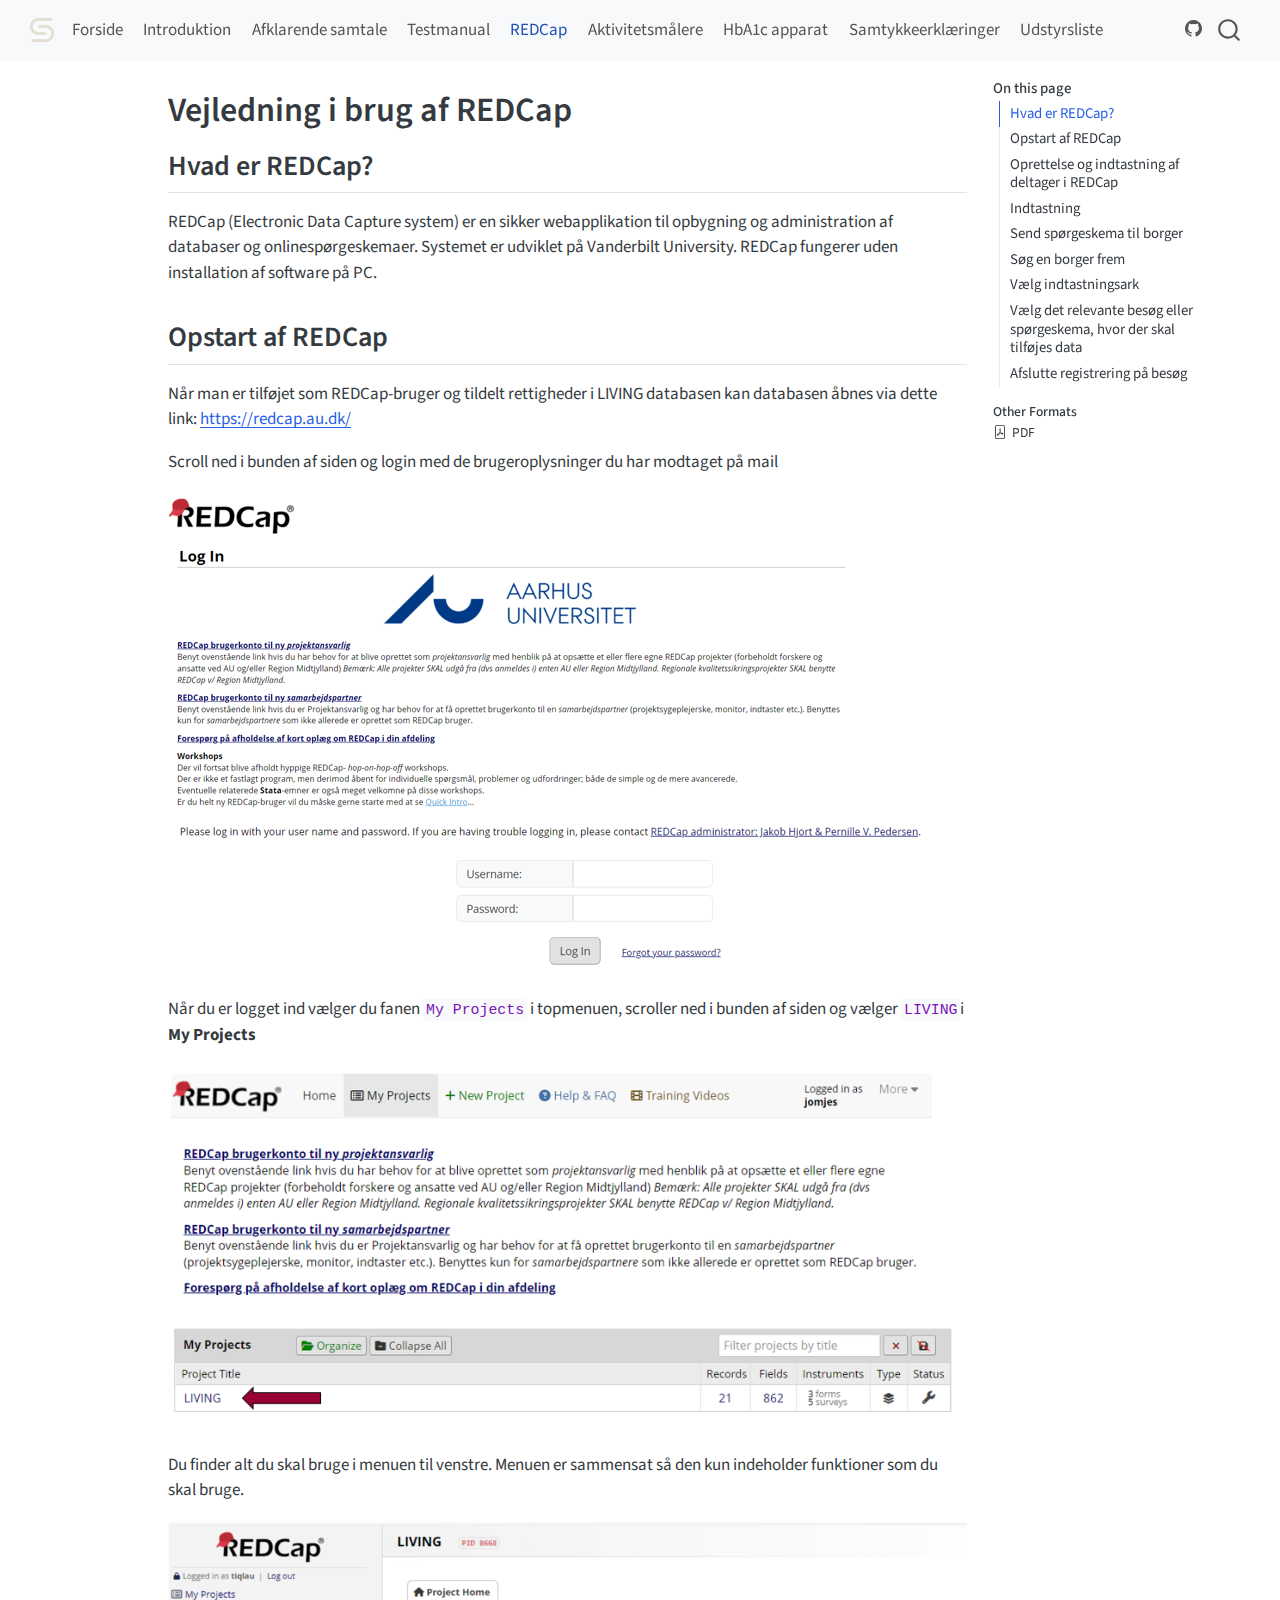
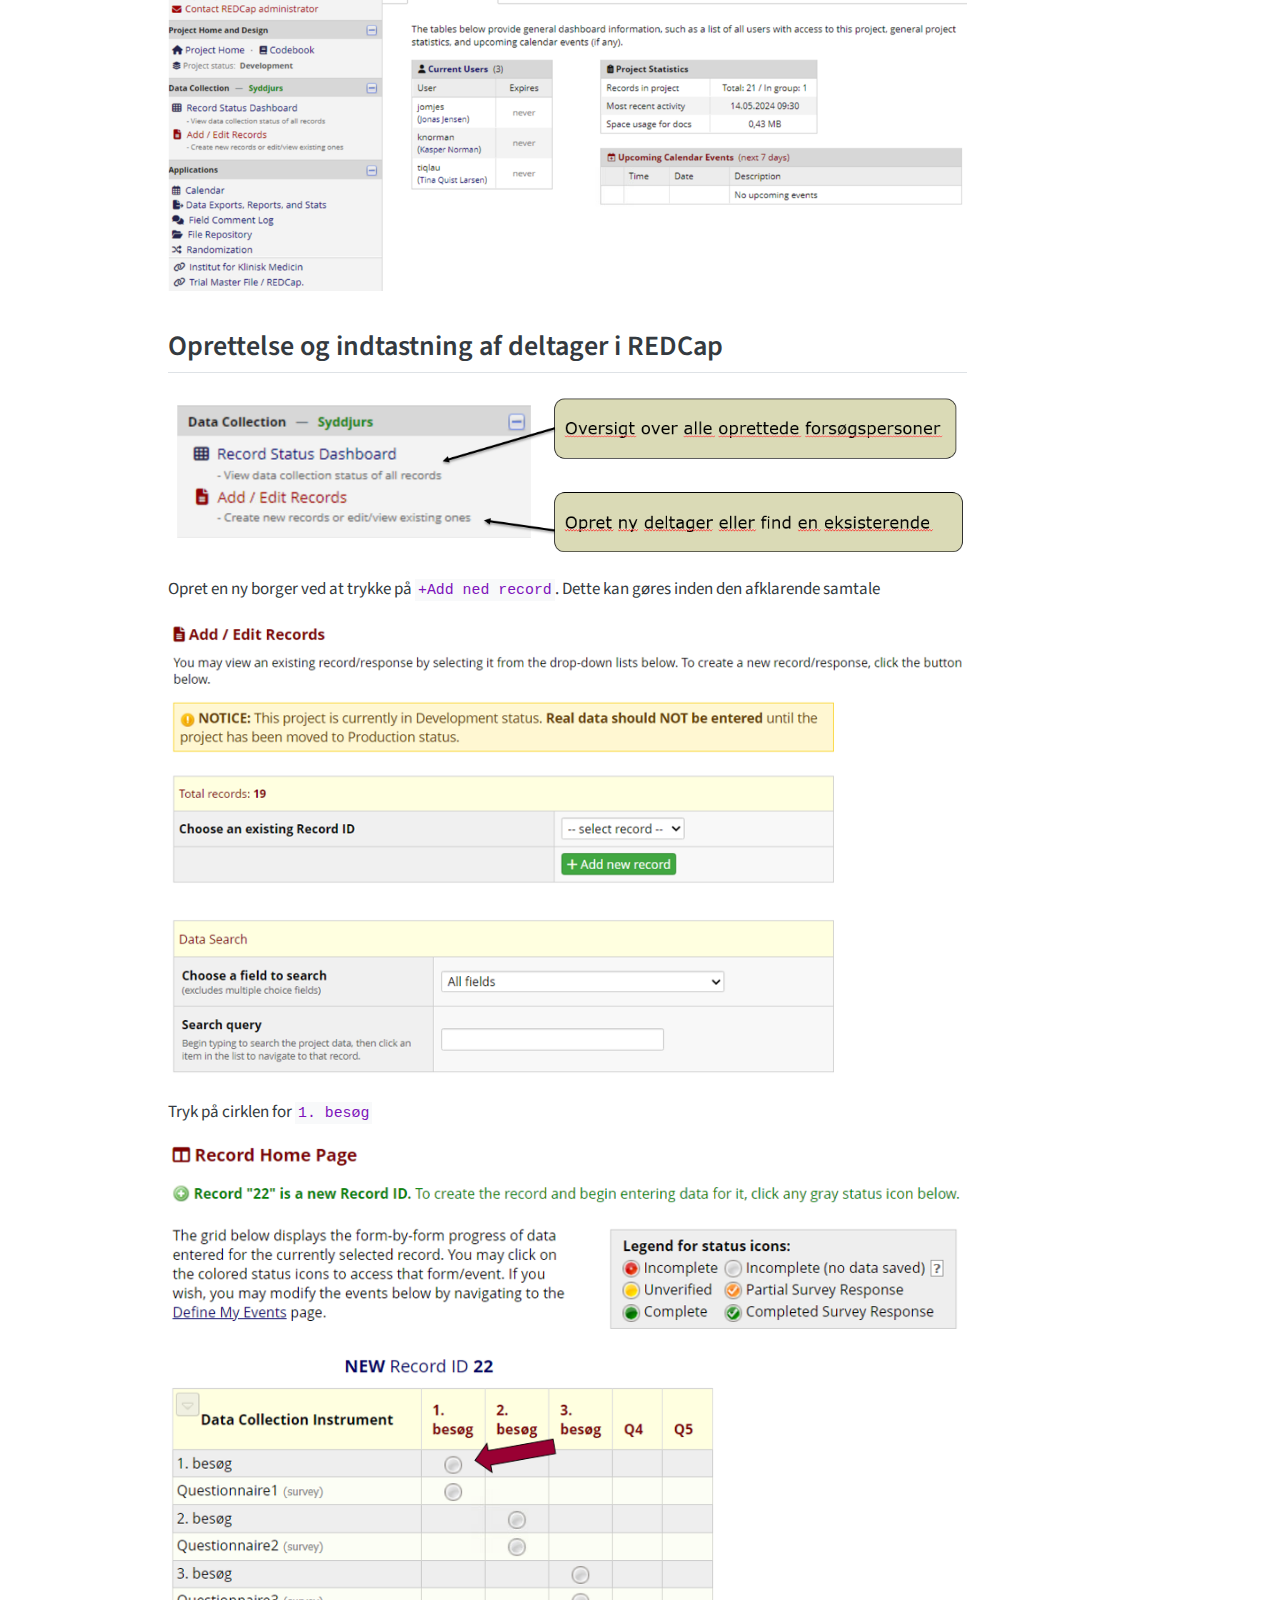
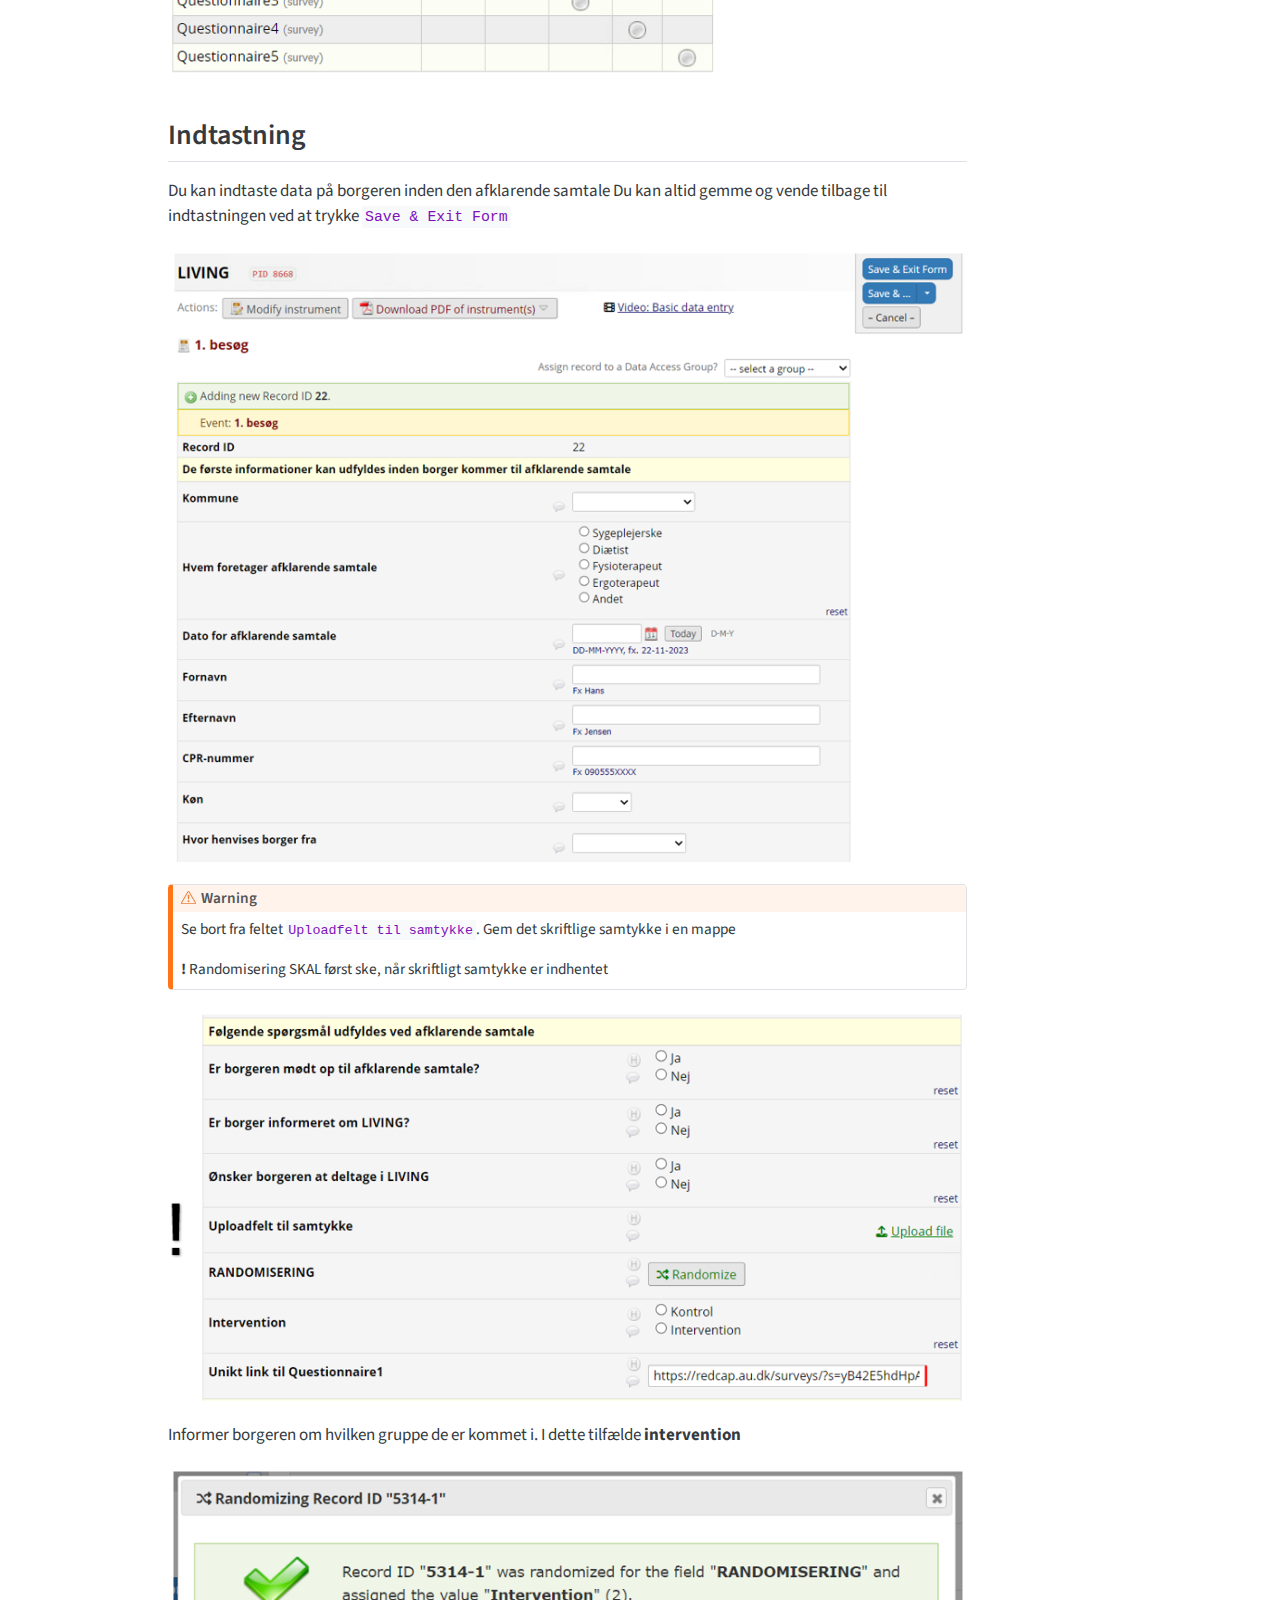
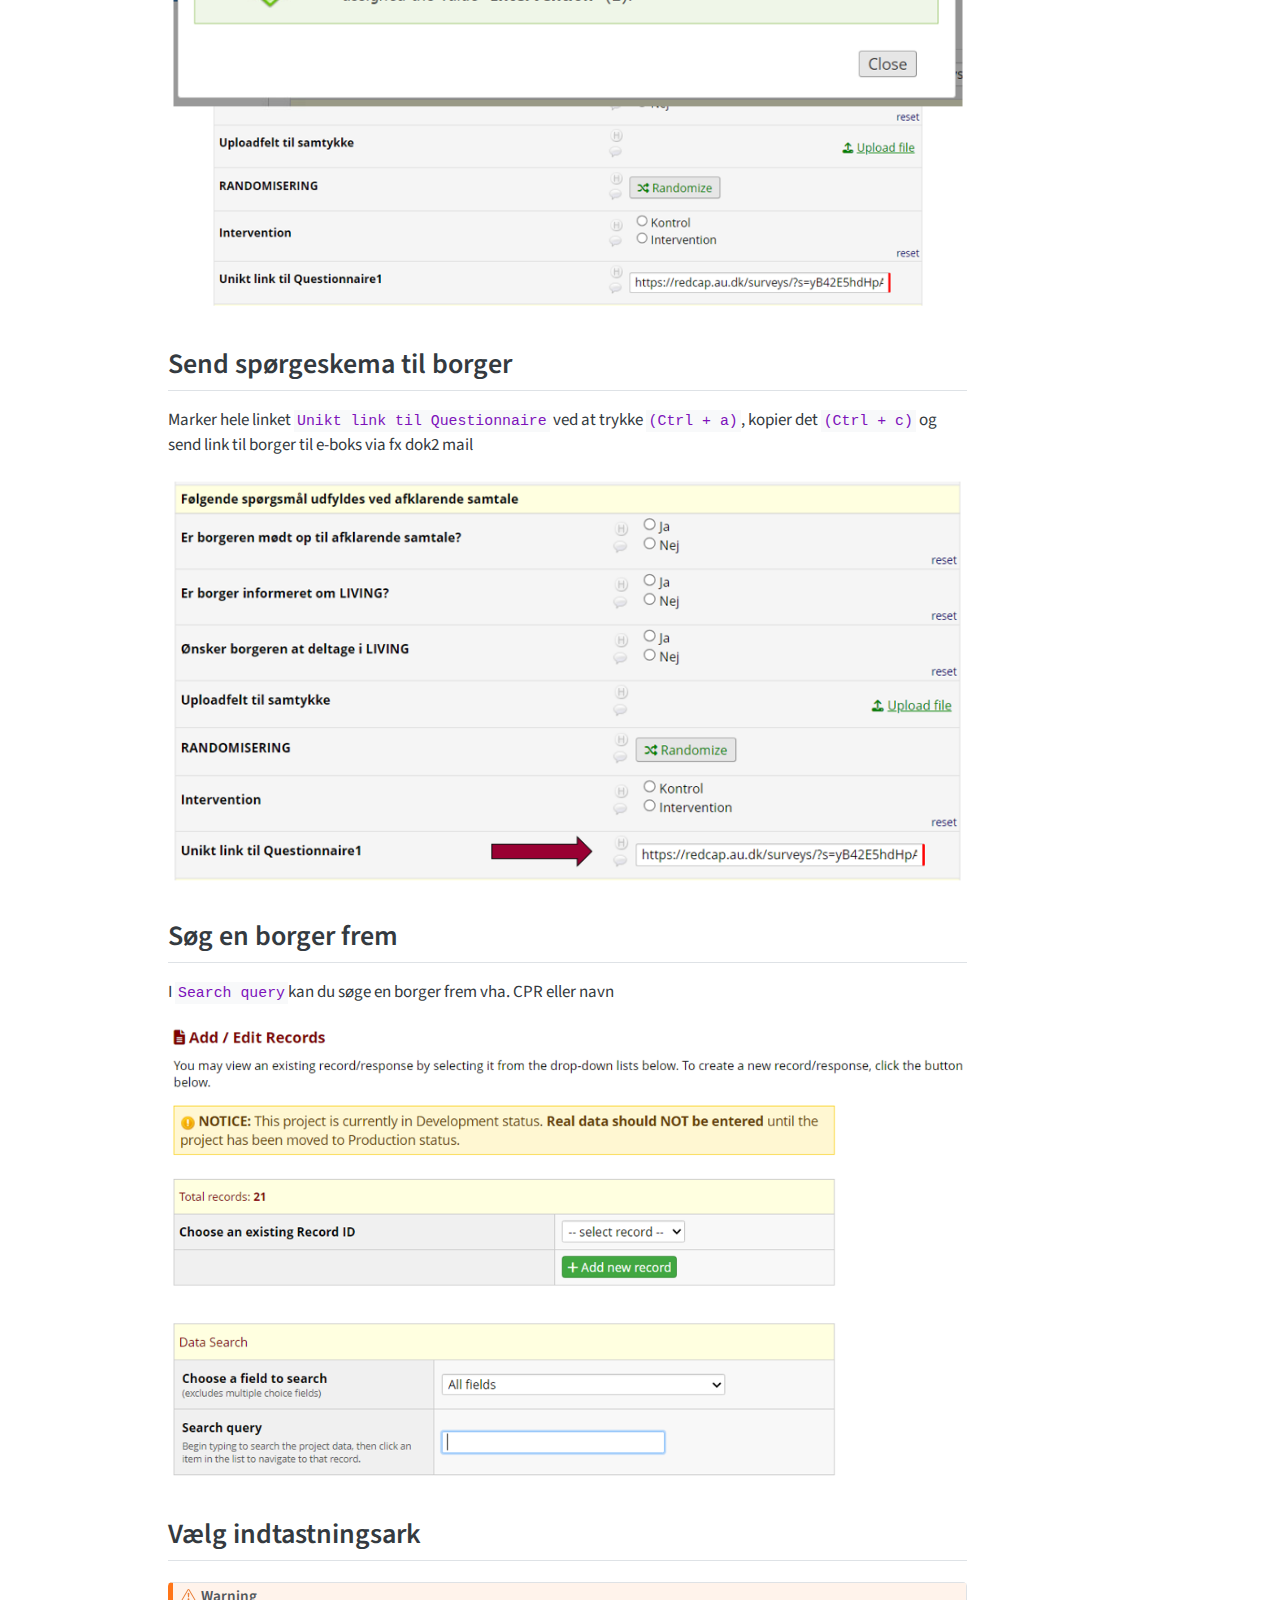
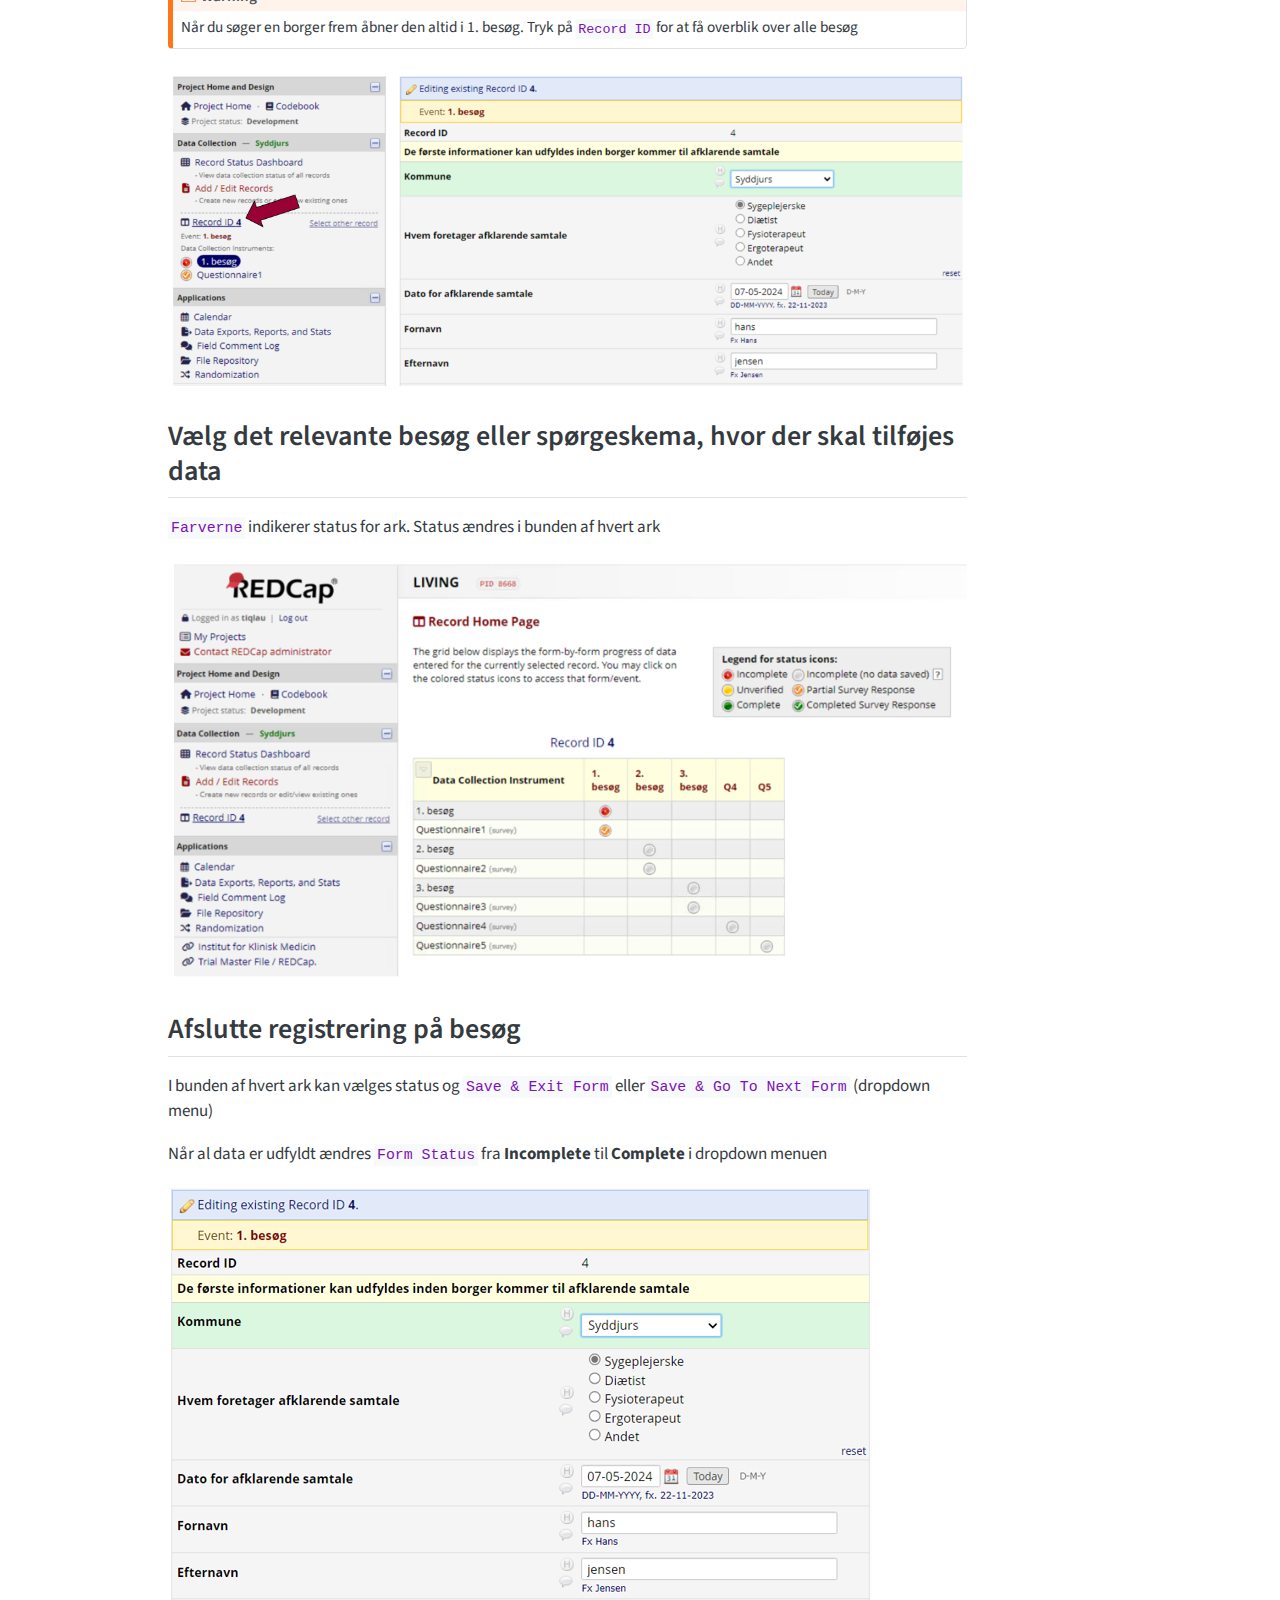
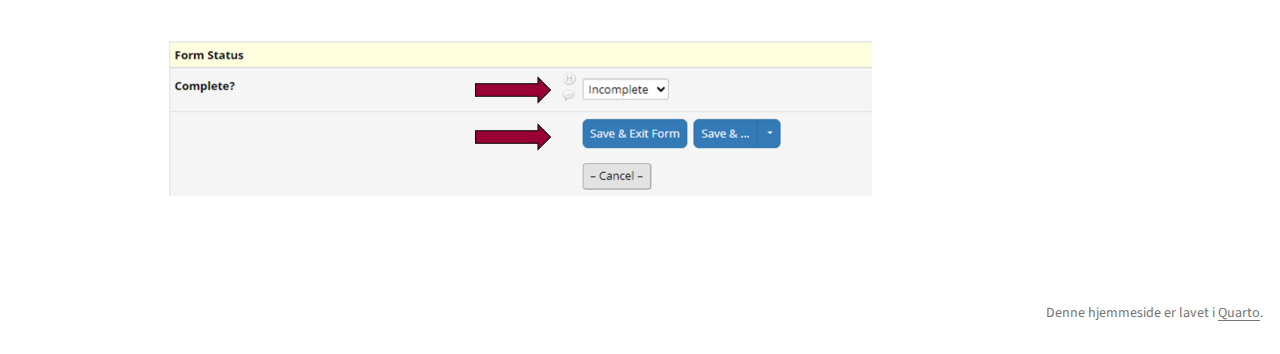
<file: 3-REDCap.html>
<!DOCTYPE html>
<html xmlns="http://www.w3.org/1999/xhtml" lang="en" xml:lang="en"><head>

<meta charset="utf-8">
<meta name="generator" content="quarto-1.5.57">

<meta name="viewport" content="width=device-width, initial-scale=1.0, user-scalable=yes">


<title>Vejledning i brug af REDCap – LIVING forskningsprojekt</title>
<style>
code{white-space: pre-wrap;}
span.smallcaps{font-variant: small-caps;}
div.columns{display: flex; gap: min(4vw, 1.5em);}
div.column{flex: auto; overflow-x: auto;}
div.hanging-indent{margin-left: 1.5em; text-indent: -1.5em;}
ul.task-list{list-style: none;}
ul.task-list li input[type="checkbox"] {
  width: 0.8em;
  margin: 0 0.8em 0.2em -1em; /* quarto-specific, see https://github.com/quarto-dev/quarto-cli/issues/4556 */ 
  vertical-align: middle;
}
</style>


<script src="site_libs/quarto-nav/quarto-nav.js"></script>
<script src="site_libs/quarto-nav/headroom.min.js"></script>
<script src="site_libs/clipboard/clipboard.min.js"></script>
<script src="site_libs/quarto-search/autocomplete.umd.js"></script>
<script src="site_libs/quarto-search/fuse.min.js"></script>
<script src="site_libs/quarto-search/quarto-search.js"></script>
<meta name="quarto:offset" content="./">
<script src="site_libs/quarto-html/quarto.js"></script>
<script src="site_libs/quarto-html/popper.min.js"></script>
<script src="site_libs/quarto-html/tippy.umd.min.js"></script>
<script src="site_libs/quarto-html/anchor.min.js"></script>
<link href="site_libs/quarto-html/tippy.css" rel="stylesheet">
<link href="site_libs/quarto-html/quarto-syntax-highlighting.css" rel="stylesheet" id="quarto-text-highlighting-styles">
<script src="site_libs/bootstrap/bootstrap.min.js"></script>
<link href="site_libs/bootstrap/bootstrap-icons.css" rel="stylesheet">
<link href="site_libs/bootstrap/bootstrap.min.css" rel="stylesheet" id="quarto-bootstrap" data-mode="light">
<script id="quarto-search-options" type="application/json">{
  "location": "navbar",
  "copy-button": false,
  "collapse-after": 3,
  "panel-placement": "end",
  "type": "overlay",
  "limit": 50,
  "keyboard-shortcut": [
    "f",
    "/",
    "s"
  ],
  "show-item-context": false,
  "language": {
    "search-no-results-text": "No results",
    "search-matching-documents-text": "matching documents",
    "search-copy-link-title": "Copy link to search",
    "search-hide-matches-text": "Hide additional matches",
    "search-more-match-text": "more match in this document",
    "search-more-matches-text": "more matches in this document",
    "search-clear-button-title": "Clear",
    "search-text-placeholder": "",
    "search-detached-cancel-button-title": "Cancel",
    "search-submit-button-title": "Submit",
    "search-label": "Search"
  }
}</script>


</head>

<body class="nav-fixed">

<div id="quarto-search-results"></div>
  <header id="quarto-header" class="headroom fixed-top">
    <nav class="navbar navbar-expand-lg " data-bs-theme="dark">
      <div class="navbar-container container-fluid">
      <div class="navbar-brand-container mx-auto">
    <a href="./index.html" class="navbar-brand navbar-brand-logo">
    <img src="./logo.png" alt="Steno Diabetes Center Aarhus" class="navbar-logo">
    </a>
  </div>
            <div id="quarto-search" class="" title="Search"></div>
          <button class="navbar-toggler" type="button" data-bs-toggle="collapse" data-bs-target="#navbarCollapse" aria-controls="navbarCollapse" role="menu" aria-expanded="false" aria-label="Toggle navigation" onclick="if (window.quartoToggleHeadroom) { window.quartoToggleHeadroom(); }">
  <span class="navbar-toggler-icon"></span>
</button>
          <div class="collapse navbar-collapse" id="navbarCollapse">
            <ul class="navbar-nav navbar-nav-scroll me-auto">
  <li class="nav-item">
    <a class="nav-link" href="./index.html"> 
<span class="menu-text">Forside</span></a>
  </li>  
  <li class="nav-item">
    <a class="nav-link" href="./0-introduktion.html"> 
<span class="menu-text">Introduktion</span></a>
  </li>  
  <li class="nav-item">
    <a class="nav-link" href="./1-afklarende-samtale.html"> 
<span class="menu-text">Afklarende samtale</span></a>
  </li>  
  <li class="nav-item">
    <a class="nav-link" href="./2-testmanual"> 
<span class="menu-text">Testmanual</span></a>
  </li>  
  <li class="nav-item">
    <a class="nav-link active" href="./3-REDCap.html" aria-current="page"> 
<span class="menu-text">REDCap</span></a>
  </li>  
  <li class="nav-item">
    <a class="nav-link" href="./4-opsætning-af-aktivitetsmåler.html"> 
<span class="menu-text">Aktivitetsmålere</span></a>
  </li>  
  <li class="nav-item">
    <a class="nav-link" href="./5-HbA1c-apparat.html"> 
<span class="menu-text">HbA1c apparat</span></a>
  </li>  
  <li class="nav-item">
    <a class="nav-link" href="./6-Samtykkeerklæring.html"> 
<span class="menu-text">Samtykkeerklæringer</span></a>
  </li>  
  <li class="nav-item">
    <a class="nav-link" href="./7-udstyrsliste.html"> 
<span class="menu-text">Udstyrsliste</span></a>
  </li>  
</ul>
          </div> <!-- /navcollapse -->
            <div class="quarto-navbar-tools">
    <a href="https://github.com/Jonasmunkjensen/LIVING" title="LIVING" class="quarto-navigation-tool px-1" aria-label="LIVING"><i class="bi bi-github"></i></a>
</div>
      </div> <!-- /container-fluid -->
    </nav>
</header>
<!-- content -->
<div id="quarto-content" class="quarto-container page-columns page-rows-contents page-layout-article page-navbar">
<!-- sidebar -->
<!-- margin-sidebar -->
    <div id="quarto-margin-sidebar" class="sidebar margin-sidebar">
        <nav id="TOC" role="doc-toc" class="toc-active">
    <h2 id="toc-title">On this page</h2>
   
  <ul>
  <li><a href="#hvad-er-redcap" id="toc-hvad-er-redcap" class="nav-link active" data-scroll-target="#hvad-er-redcap">Hvad er REDCap?</a></li>
  <li><a href="#opstart-af-redcap" id="toc-opstart-af-redcap" class="nav-link" data-scroll-target="#opstart-af-redcap">Opstart af REDCap</a></li>
  <li><a href="#oprettelse-og-indtastning-af-deltager-i-redcap" id="toc-oprettelse-og-indtastning-af-deltager-i-redcap" class="nav-link" data-scroll-target="#oprettelse-og-indtastning-af-deltager-i-redcap">Oprettelse og indtastning af deltager i REDCap</a></li>
  <li><a href="#indtastning" id="toc-indtastning" class="nav-link" data-scroll-target="#indtastning">Indtastning</a></li>
  <li><a href="#send-spørgeskema-til-borger" id="toc-send-spørgeskema-til-borger" class="nav-link" data-scroll-target="#send-spørgeskema-til-borger">Send spørgeskema til borger</a></li>
  <li><a href="#søg-en-borger-frem" id="toc-søg-en-borger-frem" class="nav-link" data-scroll-target="#søg-en-borger-frem">Søg en borger frem</a></li>
  <li><a href="#vælg-indtastningsark" id="toc-vælg-indtastningsark" class="nav-link" data-scroll-target="#vælg-indtastningsark">Vælg indtastningsark</a></li>
  <li><a href="#vælg-det-relevante-besøg-eller-spørgeskema-hvor-der-skal-tilføjes-data" id="toc-vælg-det-relevante-besøg-eller-spørgeskema-hvor-der-skal-tilføjes-data" class="nav-link" data-scroll-target="#vælg-det-relevante-besøg-eller-spørgeskema-hvor-der-skal-tilføjes-data">Vælg det relevante besøg eller spørgeskema, hvor der skal tilføjes data</a></li>
  <li><a href="#afslutte-registrering-på-besøg" id="toc-afslutte-registrering-på-besøg" class="nav-link" data-scroll-target="#afslutte-registrering-på-besøg">Afslutte registrering på besøg</a></li>
  </ul>
<div class="quarto-alternate-formats"><h2>Other Formats</h2><ul><li><a href="3-REDCap.pdf"><i class="bi bi-file-pdf"></i>PDF</a></li></ul></div></nav>
    </div>
<!-- main -->
<main class="content" id="quarto-document-content">

<header id="title-block-header" class="quarto-title-block default">
<div class="quarto-title">
<h1 class="title">Vejledning i brug af REDCap</h1>
</div>



<div class="quarto-title-meta">

    
  
    
  </div>
  


</header>


<section id="hvad-er-redcap" class="level2">
<h2 class="anchored" data-anchor-id="hvad-er-redcap">Hvad er REDCap?</h2>
<p>REDCap (Electronic Data Capture system) er en sikker webapplikation til opbygning og administration af databaser og onlinespørgeskemaer. Systemet er udviklet på Vanderbilt University. REDCap fungerer uden installation af software på PC.</p>
</section>
<section id="opstart-af-redcap" class="level2">
<h2 class="anchored" data-anchor-id="opstart-af-redcap">Opstart af REDCap</h2>
<p>Når man er tilføjet som REDCap-bruger og tildelt rettigheder i LIVING databasen kan databasen åbnes via dette link: <a href="https://redcap.au.dk/" class="uri">https://redcap.au.dk/</a></p>
<p>Scroll ned i bunden af siden og login med de brugeroplysninger du har modtaget på mail</p>
<p><img src="pics/redc2.PNG" class="img-fluid"></p>
<p>Når du er logget ind vælger du fanen <code>My Projects</code> i topmenuen, scroller ned i bunden af siden og vælger <code>LIVING</code>i <strong>My Projects</strong></p>
<p><img src="pics/redc3.PNG" class="img-fluid"></p>
<p>Du finder alt du skal bruge i menuen til venstre. Menuen er sammensat så den kun indeholder funktioner som du skal bruge.</p>
<p><img src="pics/redc4.PNG" class="img-fluid"></p>
</section>
<section id="oprettelse-og-indtastning-af-deltager-i-redcap" class="level2">
<h2 class="anchored" data-anchor-id="oprettelse-og-indtastning-af-deltager-i-redcap">Oprettelse og indtastning af deltager i REDCap</h2>
<p><img src="pics/redc5.PNG" class="img-fluid"></p>
<p>Opret en ny borger ved at trykke på <code>+Add ned record</code>. Dette kan gøres inden den afklarende samtale</p>
<p><img src="pics/redc6.PNG" class="img-fluid"></p>
<p>Tryk på cirklen for <code>1. besøg</code></p>
<p><img src="pics/redc7.PNG" class="img-fluid"></p>
</section>
<section id="indtastning" class="level2">
<h2 class="anchored" data-anchor-id="indtastning">Indtastning</h2>
<p>Du kan indtaste data på borgeren inden den afklarende samtale Du kan altid gemme og vende tilbage til indtastningen ved at trykke <code>Save &amp; Exit Form</code></p>
<p><img src="pics/redc8.PNG" class="img-fluid"></p>
<div class="callout callout-style-default callout-warning callout-titled">
<div class="callout-header d-flex align-content-center">
<div class="callout-icon-container">
<i class="callout-icon"></i>
</div>
<div class="callout-title-container flex-fill">
Warning
</div>
</div>
<div class="callout-body-container callout-body">
<p>Se bort fra feltet <code>Uploadfelt til samtykke</code>. Gem det skriftlige samtykke i en mappe</p>
<p><strong>!</strong> Randomisering SKAL først ske, når skriftligt samtykke er indhentet</p>
</div>
</div>
<p><img src="pics/redc14.PNG" class="img-fluid"></p>
<p>Informer borgeren om hvilken gruppe de er kommet i. I dette tilfælde <strong>intervention</strong></p>
<p><img src="pics/redc9.PNG" class="img-fluid"></p>
</section>
<section id="send-spørgeskema-til-borger" class="level2">
<h2 class="anchored" data-anchor-id="send-spørgeskema-til-borger">Send spørgeskema til borger</h2>
<p>Marker hele linket <code>Unikt link til Questionnaire</code> ved at trykke <code>(Ctrl + a)</code>, kopier det <code>(Ctrl + c)</code> og send link til borger til e-boks via fx dok2 mail</p>
<p><img src="pics/redc15.PNG" class="img-fluid"></p>
</section>
<section id="søg-en-borger-frem" class="level2">
<h2 class="anchored" data-anchor-id="søg-en-borger-frem">Søg en borger frem</h2>
<p>I <code>Search query</code>kan du søge en borger frem vha. CPR eller navn</p>
<p><img src="pics/redc10.PNG" class="img-fluid"></p>
</section>
<section id="vælg-indtastningsark" class="level2">
<h2 class="anchored" data-anchor-id="vælg-indtastningsark">Vælg indtastningsark</h2>
<div class="callout callout-style-default callout-warning callout-titled">
<div class="callout-header d-flex align-content-center">
<div class="callout-icon-container">
<i class="callout-icon"></i>
</div>
<div class="callout-title-container flex-fill">
Warning
</div>
</div>
<div class="callout-body-container callout-body">
<p>Når du søger en borger frem åbner den altid i 1. besøg. Tryk på <code>Record ID</code> for at få overblik over alle besøg</p>
</div>
</div>
<p><img src="pics/redc11.PNG" class="img-fluid"></p>
</section>
<section id="vælg-det-relevante-besøg-eller-spørgeskema-hvor-der-skal-tilføjes-data" class="level2">
<h2 class="anchored" data-anchor-id="vælg-det-relevante-besøg-eller-spørgeskema-hvor-der-skal-tilføjes-data">Vælg det relevante besøg eller spørgeskema, hvor der skal tilføjes data</h2>
<p><code>Farverne</code> indikerer status for ark. Status ændres i bunden af hvert ark</p>
<p><img src="pics/redc12.PNG" class="img-fluid"></p>
</section>
<section id="afslutte-registrering-på-besøg" class="level2">
<h2 class="anchored" data-anchor-id="afslutte-registrering-på-besøg">Afslutte registrering på besøg</h2>
<p>I bunden af hvert ark kan vælges status og <code>Save &amp; Exit Form</code> eller <code>Save &amp; Go To Next Form</code> (dropdown menu)</p>
<p>Når al data er udfyldt ændres <code>Form Status</code> fra <strong>Incomplete</strong> til <strong>Complete</strong> i dropdown menuen</p>
<p><img src="pics/redc13.PNG" class="img-fluid"></p>


</section>

</main> <!-- /main -->
<script id="quarto-html-after-body" type="application/javascript">
window.document.addEventListener("DOMContentLoaded", function (event) {
  const toggleBodyColorMode = (bsSheetEl) => {
    const mode = bsSheetEl.getAttribute("data-mode");
    const bodyEl = window.document.querySelector("body");
    if (mode === "dark") {
      bodyEl.classList.add("quarto-dark");
      bodyEl.classList.remove("quarto-light");
    } else {
      bodyEl.classList.add("quarto-light");
      bodyEl.classList.remove("quarto-dark");
    }
  }
  const toggleBodyColorPrimary = () => {
    const bsSheetEl = window.document.querySelector("link#quarto-bootstrap");
    if (bsSheetEl) {
      toggleBodyColorMode(bsSheetEl);
    }
  }
  toggleBodyColorPrimary();  
  const icon = "";
  const anchorJS = new window.AnchorJS();
  anchorJS.options = {
    placement: 'right',
    icon: icon
  };
  anchorJS.add('.anchored');
  const isCodeAnnotation = (el) => {
    for (const clz of el.classList) {
      if (clz.startsWith('code-annotation-')) {                     
        return true;
      }
    }
    return false;
  }
  const onCopySuccess = function(e) {
    // button target
    const button = e.trigger;
    // don't keep focus
    button.blur();
    // flash "checked"
    button.classList.add('code-copy-button-checked');
    var currentTitle = button.getAttribute("title");
    button.setAttribute("title", "Copied!");
    let tooltip;
    if (window.bootstrap) {
      button.setAttribute("data-bs-toggle", "tooltip");
      button.setAttribute("data-bs-placement", "left");
      button.setAttribute("data-bs-title", "Copied!");
      tooltip = new bootstrap.Tooltip(button, 
        { trigger: "manual", 
          customClass: "code-copy-button-tooltip",
          offset: [0, -8]});
      tooltip.show();    
    }
    setTimeout(function() {
      if (tooltip) {
        tooltip.hide();
        button.removeAttribute("data-bs-title");
        button.removeAttribute("data-bs-toggle");
        button.removeAttribute("data-bs-placement");
      }
      button.setAttribute("title", currentTitle);
      button.classList.remove('code-copy-button-checked');
    }, 1000);
    // clear code selection
    e.clearSelection();
  }
  const getTextToCopy = function(trigger) {
      const codeEl = trigger.previousElementSibling.cloneNode(true);
      for (const childEl of codeEl.children) {
        if (isCodeAnnotation(childEl)) {
          childEl.remove();
        }
      }
      return codeEl.innerText;
  }
  const clipboard = new window.ClipboardJS('.code-copy-button:not([data-in-quarto-modal])', {
    text: getTextToCopy
  });
  clipboard.on('success', onCopySuccess);
  if (window.document.getElementById('quarto-embedded-source-code-modal')) {
    // For code content inside modals, clipBoardJS needs to be initialized with a container option
    // TODO: Check when it could be a function (https://github.com/zenorocha/clipboard.js/issues/860)
    const clipboardModal = new window.ClipboardJS('.code-copy-button[data-in-quarto-modal]', {
      text: getTextToCopy,
      container: window.document.getElementById('quarto-embedded-source-code-modal')
    });
    clipboardModal.on('success', onCopySuccess);
  }
    var localhostRegex = new RegExp(/^(?:http|https):\/\/localhost\:?[0-9]*\//);
    var mailtoRegex = new RegExp(/^mailto:/);
      var filterRegex = new RegExp("https:\/\/jonasmunkjensen\.github\.io\/LIVING\/");
    var isInternal = (href) => {
        return filterRegex.test(href) || localhostRegex.test(href) || mailtoRegex.test(href);
    }
    // Inspect non-navigation links and adorn them if external
 	var links = window.document.querySelectorAll('a[href]:not(.nav-link):not(.navbar-brand):not(.toc-action):not(.sidebar-link):not(.sidebar-item-toggle):not(.pagination-link):not(.no-external):not([aria-hidden]):not(.dropdown-item):not(.quarto-navigation-tool):not(.about-link)');
    for (var i=0; i<links.length; i++) {
      const link = links[i];
      if (!isInternal(link.href)) {
        // undo the damage that might have been done by quarto-nav.js in the case of
        // links that we want to consider external
        if (link.dataset.originalHref !== undefined) {
          link.href = link.dataset.originalHref;
        }
      }
    }
  function tippyHover(el, contentFn, onTriggerFn, onUntriggerFn) {
    const config = {
      allowHTML: true,
      maxWidth: 500,
      delay: 100,
      arrow: false,
      appendTo: function(el) {
          return el.parentElement;
      },
      interactive: true,
      interactiveBorder: 10,
      theme: 'quarto',
      placement: 'bottom-start',
    };
    if (contentFn) {
      config.content = contentFn;
    }
    if (onTriggerFn) {
      config.onTrigger = onTriggerFn;
    }
    if (onUntriggerFn) {
      config.onUntrigger = onUntriggerFn;
    }
    window.tippy(el, config); 
  }
  const noterefs = window.document.querySelectorAll('a[role="doc-noteref"]');
  for (var i=0; i<noterefs.length; i++) {
    const ref = noterefs[i];
    tippyHover(ref, function() {
      // use id or data attribute instead here
      let href = ref.getAttribute('data-footnote-href') || ref.getAttribute('href');
      try { href = new URL(href).hash; } catch {}
      const id = href.replace(/^#\/?/, "");
      const note = window.document.getElementById(id);
      if (note) {
        return note.innerHTML;
      } else {
        return "";
      }
    });
  }
  const xrefs = window.document.querySelectorAll('a.quarto-xref');
  const processXRef = (id, note) => {
    // Strip column container classes
    const stripColumnClz = (el) => {
      el.classList.remove("page-full", "page-columns");
      if (el.children) {
        for (const child of el.children) {
          stripColumnClz(child);
        }
      }
    }
    stripColumnClz(note)
    if (id === null || id.startsWith('sec-')) {
      // Special case sections, only their first couple elements
      const container = document.createElement("div");
      if (note.children && note.children.length > 2) {
        container.appendChild(note.children[0].cloneNode(true));
        for (let i = 1; i < note.children.length; i++) {
          const child = note.children[i];
          if (child.tagName === "P" && child.innerText === "") {
            continue;
          } else {
            container.appendChild(child.cloneNode(true));
            break;
          }
        }
        if (window.Quarto?.typesetMath) {
          window.Quarto.typesetMath(container);
        }
        return container.innerHTML
      } else {
        if (window.Quarto?.typesetMath) {
          window.Quarto.typesetMath(note);
        }
        return note.innerHTML;
      }
    } else {
      // Remove any anchor links if they are present
      const anchorLink = note.querySelector('a.anchorjs-link');
      if (anchorLink) {
        anchorLink.remove();
      }
      if (window.Quarto?.typesetMath) {
        window.Quarto.typesetMath(note);
      }
      // TODO in 1.5, we should make sure this works without a callout special case
      if (note.classList.contains("callout")) {
        return note.outerHTML;
      } else {
        return note.innerHTML;
      }
    }
  }
  for (var i=0; i<xrefs.length; i++) {
    const xref = xrefs[i];
    tippyHover(xref, undefined, function(instance) {
      instance.disable();
      let url = xref.getAttribute('href');
      let hash = undefined; 
      if (url.startsWith('#')) {
        hash = url;
      } else {
        try { hash = new URL(url).hash; } catch {}
      }
      if (hash) {
        const id = hash.replace(/^#\/?/, "");
        const note = window.document.getElementById(id);
        if (note !== null) {
          try {
            const html = processXRef(id, note.cloneNode(true));
            instance.setContent(html);
          } finally {
            instance.enable();
            instance.show();
          }
        } else {
          // See if we can fetch this
          fetch(url.split('#')[0])
          .then(res => res.text())
          .then(html => {
            const parser = new DOMParser();
            const htmlDoc = parser.parseFromString(html, "text/html");
            const note = htmlDoc.getElementById(id);
            if (note !== null) {
              const html = processXRef(id, note);
              instance.setContent(html);
            } 
          }).finally(() => {
            instance.enable();
            instance.show();
          });
        }
      } else {
        // See if we can fetch a full url (with no hash to target)
        // This is a special case and we should probably do some content thinning / targeting
        fetch(url)
        .then(res => res.text())
        .then(html => {
          const parser = new DOMParser();
          const htmlDoc = parser.parseFromString(html, "text/html");
          const note = htmlDoc.querySelector('main.content');
          if (note !== null) {
            // This should only happen for chapter cross references
            // (since there is no id in the URL)
            // remove the first header
            if (note.children.length > 0 && note.children[0].tagName === "HEADER") {
              note.children[0].remove();
            }
            const html = processXRef(null, note);
            instance.setContent(html);
          } 
        }).finally(() => {
          instance.enable();
          instance.show();
        });
      }
    }, function(instance) {
    });
  }
      let selectedAnnoteEl;
      const selectorForAnnotation = ( cell, annotation) => {
        let cellAttr = 'data-code-cell="' + cell + '"';
        let lineAttr = 'data-code-annotation="' +  annotation + '"';
        const selector = 'span[' + cellAttr + '][' + lineAttr + ']';
        return selector;
      }
      const selectCodeLines = (annoteEl) => {
        const doc = window.document;
        const targetCell = annoteEl.getAttribute("data-target-cell");
        const targetAnnotation = annoteEl.getAttribute("data-target-annotation");
        const annoteSpan = window.document.querySelector(selectorForAnnotation(targetCell, targetAnnotation));
        const lines = annoteSpan.getAttribute("data-code-lines").split(",");
        const lineIds = lines.map((line) => {
          return targetCell + "-" + line;
        })
        let top = null;
        let height = null;
        let parent = null;
        if (lineIds.length > 0) {
            //compute the position of the single el (top and bottom and make a div)
            const el = window.document.getElementById(lineIds[0]);
            top = el.offsetTop;
            height = el.offsetHeight;
            parent = el.parentElement.parentElement;
          if (lineIds.length > 1) {
            const lastEl = window.document.getElementById(lineIds[lineIds.length - 1]);
            const bottom = lastEl.offsetTop + lastEl.offsetHeight;
            height = bottom - top;
          }
          if (top !== null && height !== null && parent !== null) {
            // cook up a div (if necessary) and position it 
            let div = window.document.getElementById("code-annotation-line-highlight");
            if (div === null) {
              div = window.document.createElement("div");
              div.setAttribute("id", "code-annotation-line-highlight");
              div.style.position = 'absolute';
              parent.appendChild(div);
            }
            div.style.top = top - 2 + "px";
            div.style.height = height + 4 + "px";
            div.style.left = 0;
            let gutterDiv = window.document.getElementById("code-annotation-line-highlight-gutter");
            if (gutterDiv === null) {
              gutterDiv = window.document.createElement("div");
              gutterDiv.setAttribute("id", "code-annotation-line-highlight-gutter");
              gutterDiv.style.position = 'absolute';
              const codeCell = window.document.getElementById(targetCell);
              const gutter = codeCell.querySelector('.code-annotation-gutter');
              gutter.appendChild(gutterDiv);
            }
            gutterDiv.style.top = top - 2 + "px";
            gutterDiv.style.height = height + 4 + "px";
          }
          selectedAnnoteEl = annoteEl;
        }
      };
      const unselectCodeLines = () => {
        const elementsIds = ["code-annotation-line-highlight", "code-annotation-line-highlight-gutter"];
        elementsIds.forEach((elId) => {
          const div = window.document.getElementById(elId);
          if (div) {
            div.remove();
          }
        });
        selectedAnnoteEl = undefined;
      };
        // Handle positioning of the toggle
    window.addEventListener(
      "resize",
      throttle(() => {
        elRect = undefined;
        if (selectedAnnoteEl) {
          selectCodeLines(selectedAnnoteEl);
        }
      }, 10)
    );
    function throttle(fn, ms) {
    let throttle = false;
    let timer;
      return (...args) => {
        if(!throttle) { // first call gets through
            fn.apply(this, args);
            throttle = true;
        } else { // all the others get throttled
            if(timer) clearTimeout(timer); // cancel #2
            timer = setTimeout(() => {
              fn.apply(this, args);
              timer = throttle = false;
            }, ms);
        }
      };
    }
      // Attach click handler to the DT
      const annoteDls = window.document.querySelectorAll('dt[data-target-cell]');
      for (const annoteDlNode of annoteDls) {
        annoteDlNode.addEventListener('click', (event) => {
          const clickedEl = event.target;
          if (clickedEl !== selectedAnnoteEl) {
            unselectCodeLines();
            const activeEl = window.document.querySelector('dt[data-target-cell].code-annotation-active');
            if (activeEl) {
              activeEl.classList.remove('code-annotation-active');
            }
            selectCodeLines(clickedEl);
            clickedEl.classList.add('code-annotation-active');
          } else {
            // Unselect the line
            unselectCodeLines();
            clickedEl.classList.remove('code-annotation-active');
          }
        });
      }
  const findCites = (el) => {
    const parentEl = el.parentElement;
    if (parentEl) {
      const cites = parentEl.dataset.cites;
      if (cites) {
        return {
          el,
          cites: cites.split(' ')
        };
      } else {
        return findCites(el.parentElement)
      }
    } else {
      return undefined;
    }
  };
  var bibliorefs = window.document.querySelectorAll('a[role="doc-biblioref"]');
  for (var i=0; i<bibliorefs.length; i++) {
    const ref = bibliorefs[i];
    const citeInfo = findCites(ref);
    if (citeInfo) {
      tippyHover(citeInfo.el, function() {
        var popup = window.document.createElement('div');
        citeInfo.cites.forEach(function(cite) {
          var citeDiv = window.document.createElement('div');
          citeDiv.classList.add('hanging-indent');
          citeDiv.classList.add('csl-entry');
          var biblioDiv = window.document.getElementById('ref-' + cite);
          if (biblioDiv) {
            citeDiv.innerHTML = biblioDiv.innerHTML;
          }
          popup.appendChild(citeDiv);
        });
        return popup.innerHTML;
      });
    }
  }
});
</script>
</div> <!-- /content -->
<footer class="footer">
  <div class="nav-footer">
    <div class="nav-footer-left">
      &nbsp;
    </div>   
    <div class="nav-footer-center">
      &nbsp;
    </div>
    <div class="nav-footer-right">
<p>Denne hjemmeside er lavet i <a href="https://quarto.org/">Quarto</a>.</p>
</div>
  </div>
</footer>




</body></html>
</file>
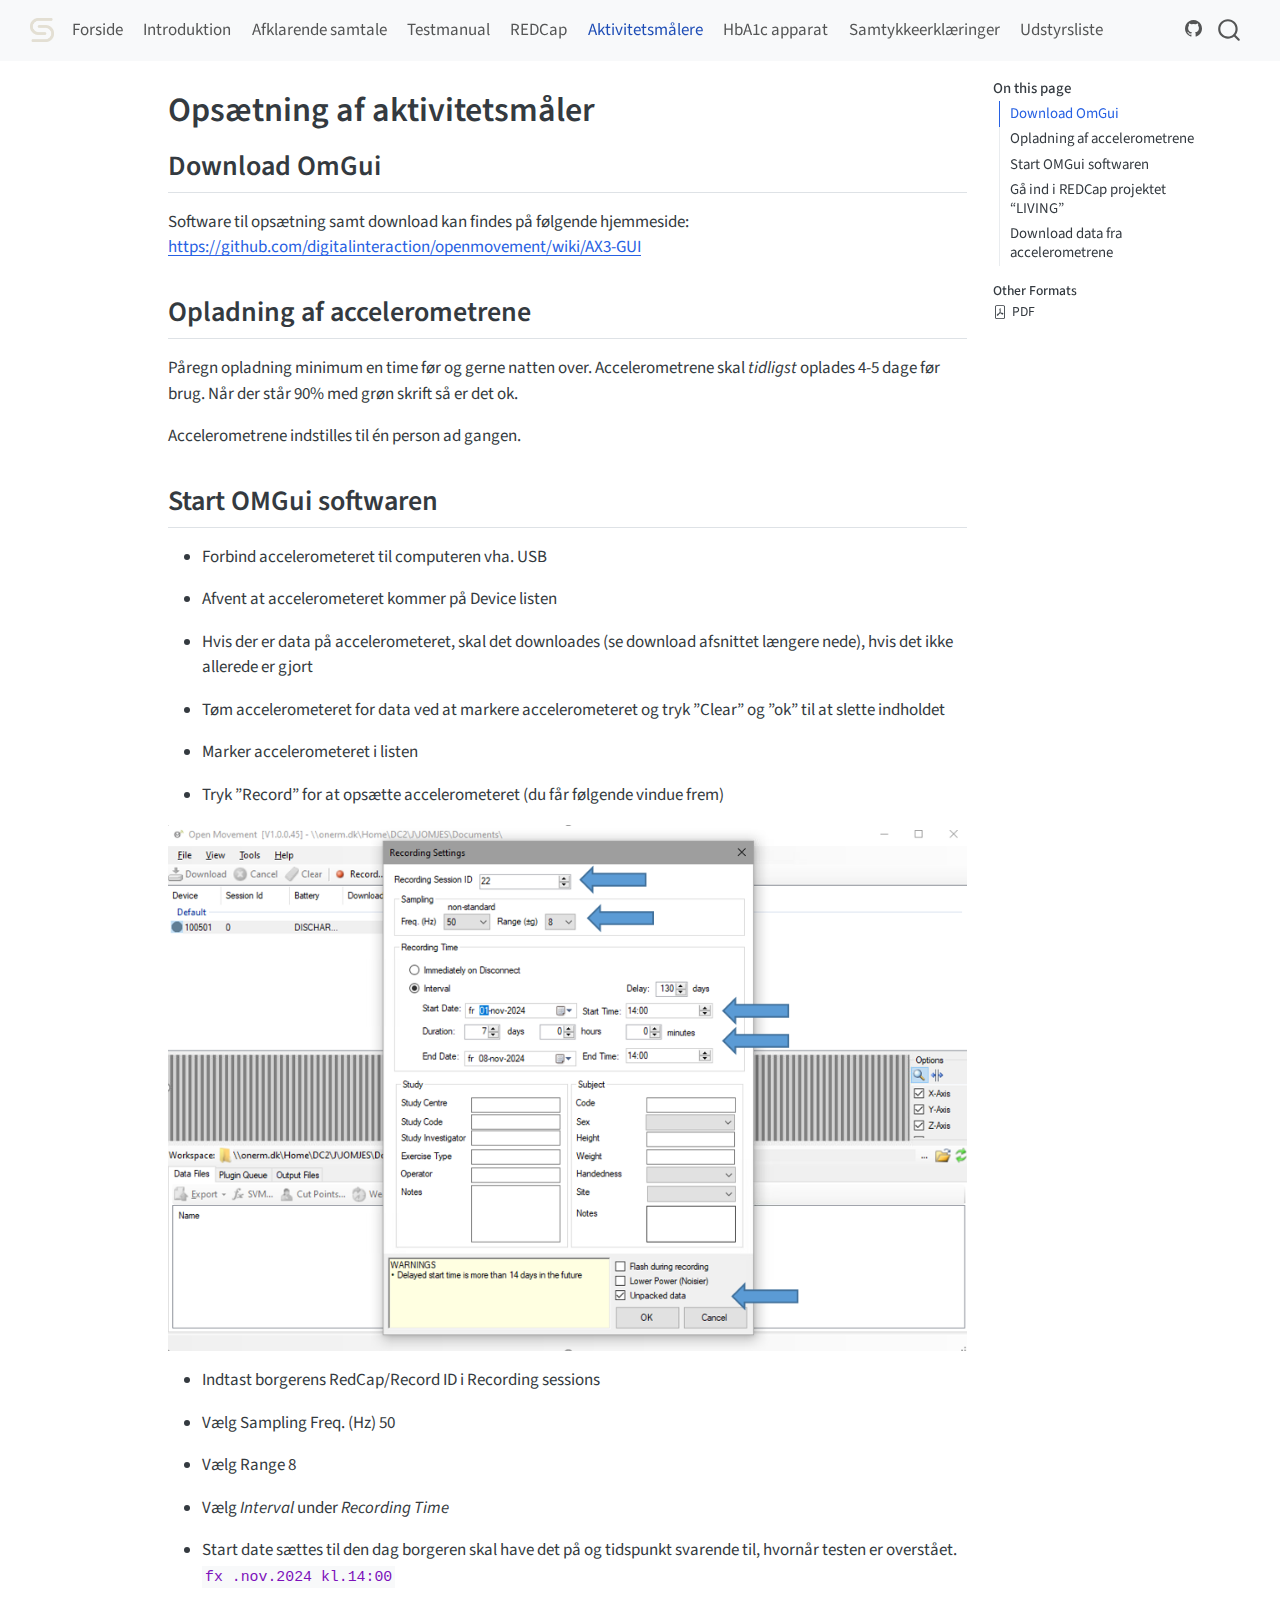
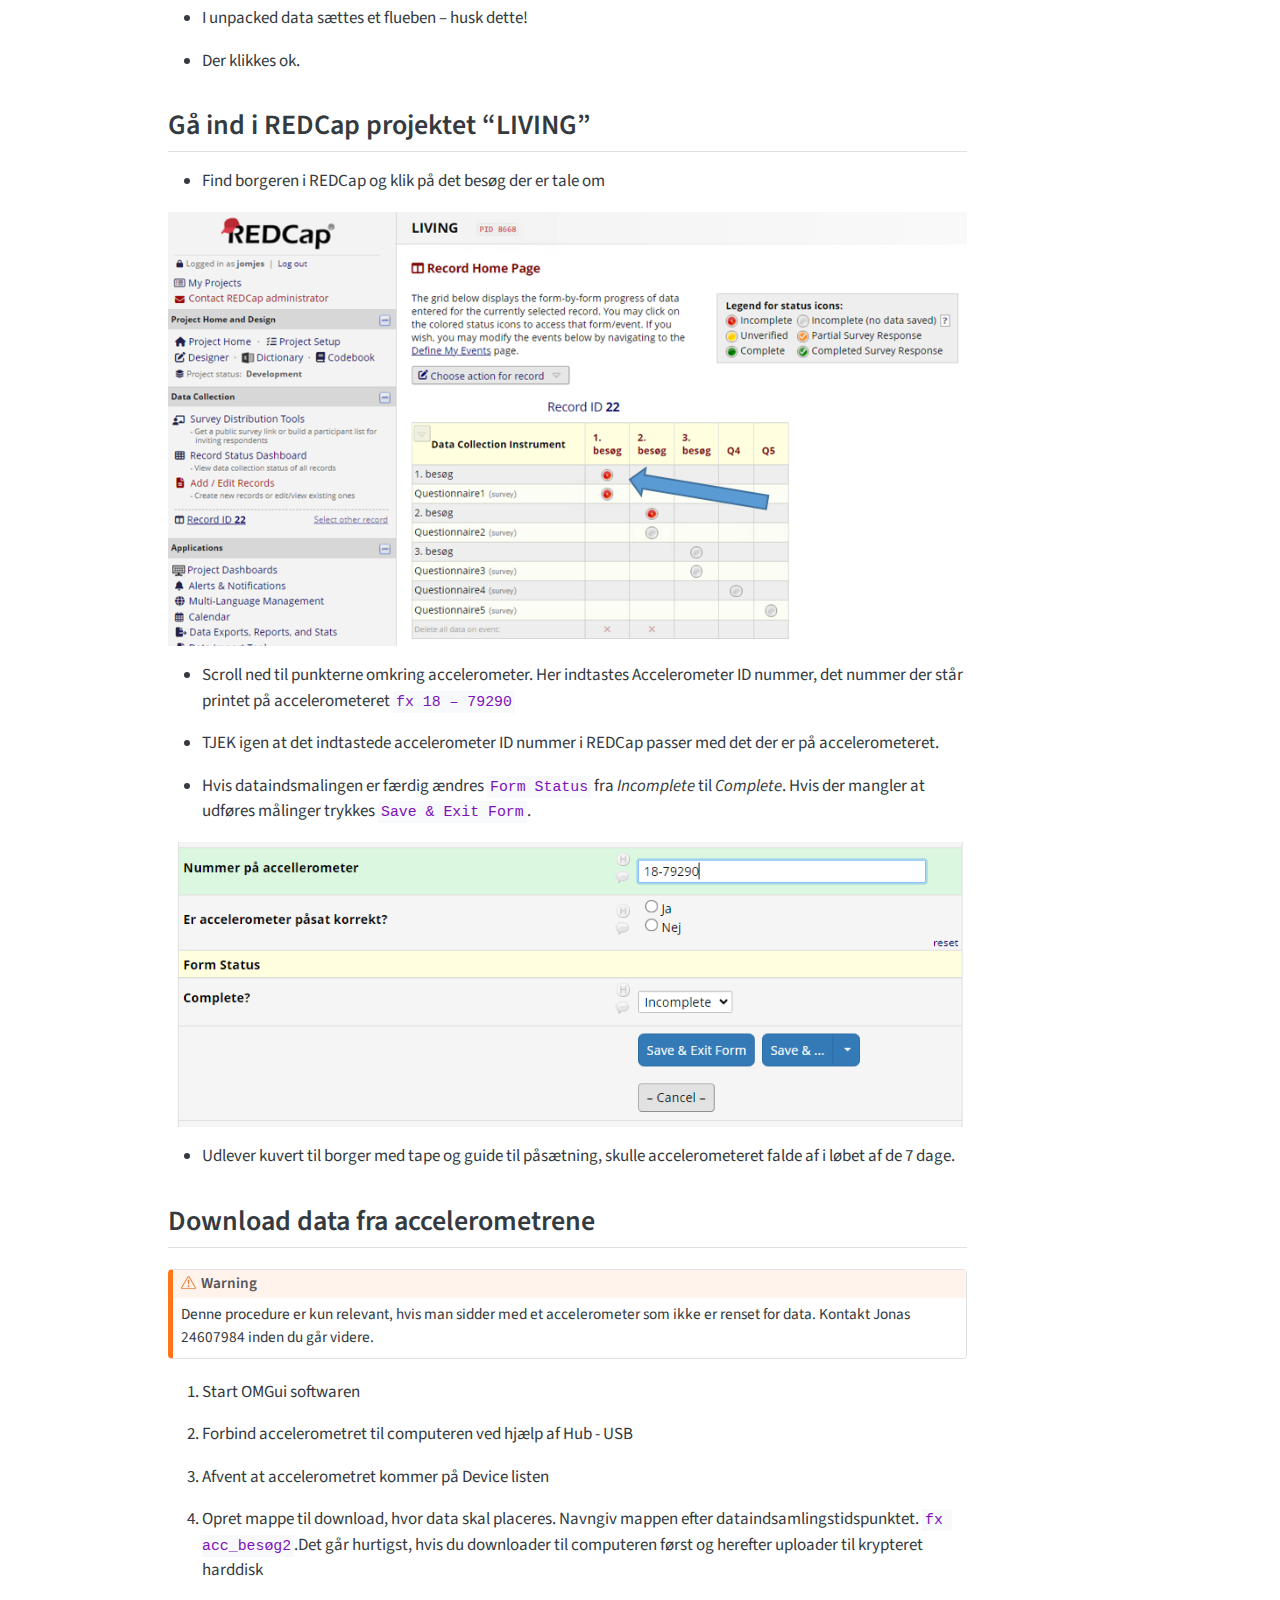
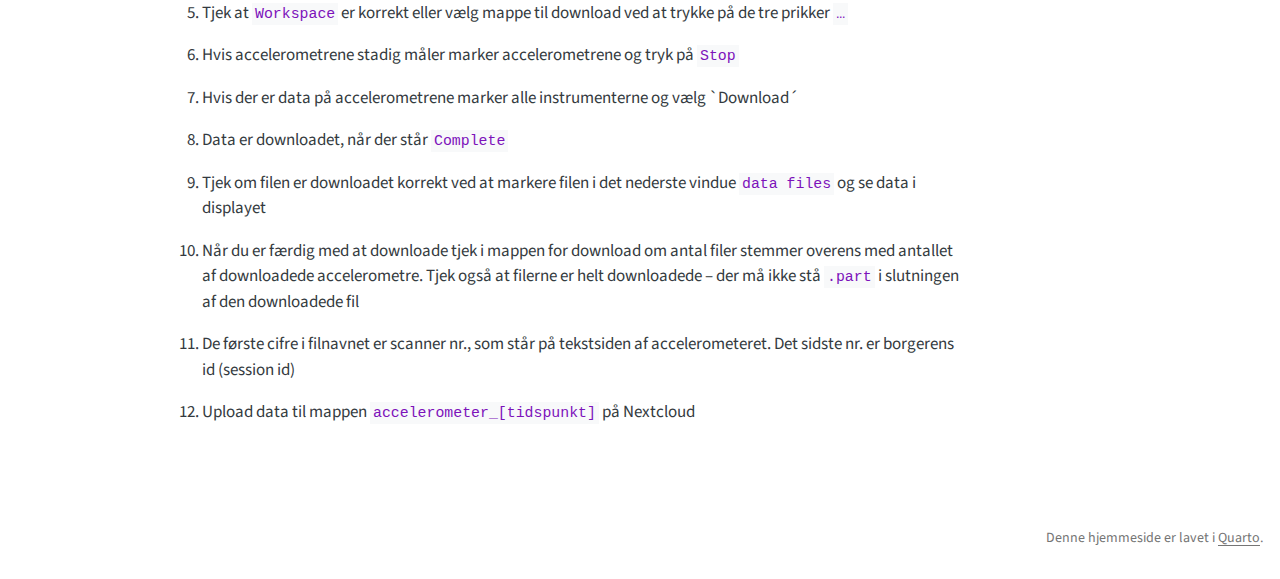
<file: 4-opsætning-af-aktivitetsmåler.html>
<!DOCTYPE html>
<html xmlns="http://www.w3.org/1999/xhtml" lang="en" xml:lang="en"><head>

<meta charset="utf-8">
<meta name="generator" content="quarto-1.5.57">

<meta name="viewport" content="width=device-width, initial-scale=1.0, user-scalable=yes">


<title>Opsætning af aktivitetsmåler – LIVING forskningsprojekt</title>
<style>
code{white-space: pre-wrap;}
span.smallcaps{font-variant: small-caps;}
div.columns{display: flex; gap: min(4vw, 1.5em);}
div.column{flex: auto; overflow-x: auto;}
div.hanging-indent{margin-left: 1.5em; text-indent: -1.5em;}
ul.task-list{list-style: none;}
ul.task-list li input[type="checkbox"] {
  width: 0.8em;
  margin: 0 0.8em 0.2em -1em; /* quarto-specific, see https://github.com/quarto-dev/quarto-cli/issues/4556 */ 
  vertical-align: middle;
}
</style>


<script src="site_libs/quarto-nav/quarto-nav.js"></script>
<script src="site_libs/quarto-nav/headroom.min.js"></script>
<script src="site_libs/clipboard/clipboard.min.js"></script>
<script src="site_libs/quarto-search/autocomplete.umd.js"></script>
<script src="site_libs/quarto-search/fuse.min.js"></script>
<script src="site_libs/quarto-search/quarto-search.js"></script>
<meta name="quarto:offset" content="./">
<script src="site_libs/quarto-html/quarto.js"></script>
<script src="site_libs/quarto-html/popper.min.js"></script>
<script src="site_libs/quarto-html/tippy.umd.min.js"></script>
<script src="site_libs/quarto-html/anchor.min.js"></script>
<link href="site_libs/quarto-html/tippy.css" rel="stylesheet">
<link href="site_libs/quarto-html/quarto-syntax-highlighting.css" rel="stylesheet" id="quarto-text-highlighting-styles">
<script src="site_libs/bootstrap/bootstrap.min.js"></script>
<link href="site_libs/bootstrap/bootstrap-icons.css" rel="stylesheet">
<link href="site_libs/bootstrap/bootstrap.min.css" rel="stylesheet" id="quarto-bootstrap" data-mode="light">
<script id="quarto-search-options" type="application/json">{
  "location": "navbar",
  "copy-button": false,
  "collapse-after": 3,
  "panel-placement": "end",
  "type": "overlay",
  "limit": 50,
  "keyboard-shortcut": [
    "f",
    "/",
    "s"
  ],
  "show-item-context": false,
  "language": {
    "search-no-results-text": "No results",
    "search-matching-documents-text": "matching documents",
    "search-copy-link-title": "Copy link to search",
    "search-hide-matches-text": "Hide additional matches",
    "search-more-match-text": "more match in this document",
    "search-more-matches-text": "more matches in this document",
    "search-clear-button-title": "Clear",
    "search-text-placeholder": "",
    "search-detached-cancel-button-title": "Cancel",
    "search-submit-button-title": "Submit",
    "search-label": "Search"
  }
}</script>


</head>

<body class="nav-fixed">

<div id="quarto-search-results"></div>
  <header id="quarto-header" class="headroom fixed-top">
    <nav class="navbar navbar-expand-lg " data-bs-theme="dark">
      <div class="navbar-container container-fluid">
      <div class="navbar-brand-container mx-auto">
    <a href="./index.html" class="navbar-brand navbar-brand-logo">
    <img src="./logo.png" alt="Steno Diabetes Center Aarhus" class="navbar-logo">
    </a>
  </div>
            <div id="quarto-search" class="" title="Search"></div>
          <button class="navbar-toggler" type="button" data-bs-toggle="collapse" data-bs-target="#navbarCollapse" aria-controls="navbarCollapse" role="menu" aria-expanded="false" aria-label="Toggle navigation" onclick="if (window.quartoToggleHeadroom) { window.quartoToggleHeadroom(); }">
  <span class="navbar-toggler-icon"></span>
</button>
          <div class="collapse navbar-collapse" id="navbarCollapse">
            <ul class="navbar-nav navbar-nav-scroll me-auto">
  <li class="nav-item">
    <a class="nav-link" href="./index.html"> 
<span class="menu-text">Forside</span></a>
  </li>  
  <li class="nav-item">
    <a class="nav-link" href="./0-introduktion.html"> 
<span class="menu-text">Introduktion</span></a>
  </li>  
  <li class="nav-item">
    <a class="nav-link" href="./1-afklarende-samtale.html"> 
<span class="menu-text">Afklarende samtale</span></a>
  </li>  
  <li class="nav-item">
    <a class="nav-link" href="./2-testmanual"> 
<span class="menu-text">Testmanual</span></a>
  </li>  
  <li class="nav-item">
    <a class="nav-link" href="./3-REDCap.html"> 
<span class="menu-text">REDCap</span></a>
  </li>  
  <li class="nav-item">
    <a class="nav-link active" href="./4-opsætning-af-aktivitetsmåler.html" aria-current="page"> 
<span class="menu-text">Aktivitetsmålere</span></a>
  </li>  
  <li class="nav-item">
    <a class="nav-link" href="./5-HbA1c-apparat.html"> 
<span class="menu-text">HbA1c apparat</span></a>
  </li>  
  <li class="nav-item">
    <a class="nav-link" href="./6-Samtykkeerklæring.html"> 
<span class="menu-text">Samtykkeerklæringer</span></a>
  </li>  
  <li class="nav-item">
    <a class="nav-link" href="./7-udstyrsliste.html"> 
<span class="menu-text">Udstyrsliste</span></a>
  </li>  
</ul>
          </div> <!-- /navcollapse -->
            <div class="quarto-navbar-tools">
    <a href="https://github.com/Jonasmunkjensen/LIVING" title="LIVING" class="quarto-navigation-tool px-1" aria-label="LIVING"><i class="bi bi-github"></i></a>
</div>
      </div> <!-- /container-fluid -->
    </nav>
</header>
<!-- content -->
<div id="quarto-content" class="quarto-container page-columns page-rows-contents page-layout-article page-navbar">
<!-- sidebar -->
<!-- margin-sidebar -->
    <div id="quarto-margin-sidebar" class="sidebar margin-sidebar">
        <nav id="TOC" role="doc-toc" class="toc-active">
    <h2 id="toc-title">On this page</h2>
   
  <ul>
  <li><a href="#download-omgui" id="toc-download-omgui" class="nav-link active" data-scroll-target="#download-omgui">Download OmGui</a></li>
  <li><a href="#opladning-af-accelerometrene" id="toc-opladning-af-accelerometrene" class="nav-link" data-scroll-target="#opladning-af-accelerometrene">Opladning af accelerometrene</a></li>
  <li><a href="#start-omgui-softwaren" id="toc-start-omgui-softwaren" class="nav-link" data-scroll-target="#start-omgui-softwaren">Start OMGui softwaren</a></li>
  <li><a href="#gå-ind-i-redcap-projektet-living" id="toc-gå-ind-i-redcap-projektet-living" class="nav-link" data-scroll-target="#gå-ind-i-redcap-projektet-living">Gå ind i REDCap projektet “LIVING”</a></li>
  <li><a href="#download-data-fra-accelerometrene" id="toc-download-data-fra-accelerometrene" class="nav-link" data-scroll-target="#download-data-fra-accelerometrene">Download data fra accelerometrene</a></li>
  </ul>
<div class="quarto-alternate-formats"><h2>Other Formats</h2><ul><li><a href="4-opsætning-af-aktivitetsmåler.pdf"><i class="bi bi-file-pdf"></i>PDF</a></li></ul></div></nav>
    </div>
<!-- main -->
<main class="content" id="quarto-document-content">

<header id="title-block-header" class="quarto-title-block default">
<div class="quarto-title">
<h1 class="title">Opsætning af aktivitetsmåler</h1>
</div>



<div class="quarto-title-meta">

    
  
    
  </div>
  


</header>


<section id="download-omgui" class="level2">
<h2 class="anchored" data-anchor-id="download-omgui">Download OmGui</h2>
<p>Software til opsætning samt download kan findes på følgende hjemmeside: <a href="https://github.com/digitalinteraction/openmovement/wiki/AX3-GUI" class="uri">https://github.com/digitalinteraction/openmovement/wiki/AX3-GUI</a></p>
</section>
<section id="opladning-af-accelerometrene" class="level2">
<h2 class="anchored" data-anchor-id="opladning-af-accelerometrene">Opladning af accelerometrene</h2>
<p>Påregn opladning minimum en time før og gerne natten over. Accelerometrene skal <em>tidligst</em> oplades 4-5 dage før brug. Når der står 90% med grøn skrift så er det ok.</p>
<p>Accelerometrene indstilles til én person ad gangen.</p>
</section>
<section id="start-omgui-softwaren" class="level2">
<h2 class="anchored" data-anchor-id="start-omgui-softwaren">Start OMGui softwaren</h2>
<ul>
<li><p>Forbind accelerometeret til computeren vha. USB</p></li>
<li><p>Afvent at accelerometeret kommer på Device listen</p></li>
<li><p>Hvis der er data på accelerometeret, skal det downloades (se download afsnittet længere nede), hvis det ikke allerede er gjort</p></li>
<li><p>Tøm accelerometeret for data ved at markere accelerometeret og tryk ”Clear” og ”ok” til at slette indholdet</p></li>
<li><p>Marker accelerometeret i listen</p></li>
<li><p>Tryk ”Record” for at opsætte accelerometeret (du får følgende vindue frem)</p></li>
</ul>
<p><img src="pics/omgui.PNG" class="img-fluid"></p>
<ul>
<li><p>Indtast borgerens RedCap/Record ID i Recording sessions</p></li>
<li><p>Vælg Sampling Freq. (Hz) 50</p></li>
<li><p>Vælg Range 8</p></li>
<li><p>Vælg <em>Interval</em> under <em>Recording Time</em></p></li>
<li><p>Start date sættes til den dag borgeren skal have det på og tidspunkt svarende til, hvornår testen er overstået. <code>fx .nov.2024 kl.14:00</code></p></li>
<li><p>I unpacked data sættes et flueben – husk dette!</p></li>
<li><p>Der klikkes ok.</p></li>
</ul>
</section>
<section id="gå-ind-i-redcap-projektet-living" class="level2">
<h2 class="anchored" data-anchor-id="gå-ind-i-redcap-projektet-living">Gå ind i REDCap projektet “LIVING”</h2>
<ul>
<li>Find borgeren i REDCap og klik på det besøg der er tale om</li>
</ul>
<p><img src="pics/redc1.PNG" class="img-fluid"></p>
<ul>
<li><p>Scroll ned til punkterne omkring accelerometer. Her indtastes Accelerometer ID nummer, det nummer der står printet på accelerometeret <code>fx 18 – 79290</code></p></li>
<li><p>TJEK igen at det indtastede accelerometer ID nummer i REDCap passer med det der er på accelerometeret.</p></li>
<li><p>Hvis dataindsmalingen er færdig ændres <code>Form Status</code> fra <em>Incomplete</em> til <em>Complete</em>. Hvis der mangler at udføres målinger trykkes <code>Save &amp; Exit Form</code>.</p></li>
</ul>
<p><img src="pics/acc1.PNG" class="img-fluid"></p>
<ul>
<li>Udlever kuvert til borger med tape og guide til påsætning, skulle accelerometeret falde af i løbet af de 7 dage.</li>
</ul>
</section>
<section id="download-data-fra-accelerometrene" class="level2">
<h2 class="anchored" data-anchor-id="download-data-fra-accelerometrene">Download data fra accelerometrene</h2>
<div class="callout callout-style-default callout-warning callout-titled">
<div class="callout-header d-flex align-content-center">
<div class="callout-icon-container">
<i class="callout-icon"></i>
</div>
<div class="callout-title-container flex-fill">
Warning
</div>
</div>
<div class="callout-body-container callout-body">
<p>Denne procedure er kun relevant, hvis man sidder med et accelerometer som ikke er renset for data. Kontakt Jonas 24607984 inden du går videre.</p>
</div>
</div>
<ol type="1">
<li><p>Start OMGui softwaren</p></li>
<li><p>Forbind accelerometret til computeren ved hjælp af Hub - USB</p></li>
<li><p>Afvent at accelerometret kommer på Device listen</p></li>
<li><p>Opret mappe til download, hvor data skal placeres. Navngiv mappen efter dataindsamlingstidspunktet. <code>fx acc_besøg2</code>.Det går hurtigst, hvis du downloader til computeren først og herefter uploader til krypteret harddisk</p></li>
<li><p>Tjek at <code>Workspace</code> er korrekt eller vælg mappe til download ved at trykke på de tre prikker <code>…</code></p></li>
<li><p>Hvis accelerometrene stadig måler marker accelerometrene og tryk på <code>Stop</code></p></li>
<li><p>Hvis der er data på accelerometrene marker alle instrumenterne og vælg `Download´</p></li>
<li><p>Data er downloadet, når der står <code>Complete</code></p></li>
<li><p>Tjek om filen er downloadet korrekt ved at markere filen i det nederste vindue <code>data files</code> og se data i displayet</p></li>
<li><p>Når du er færdig med at downloade tjek i mappen for download om antal filer stemmer overens med antallet af downloadede accelerometre. Tjek også at filerne er helt downloadede – der må ikke stå <code>.part</code> i slutningen af den downloadede fil</p></li>
<li><p>De første cifre i filnavnet er scanner nr., som står på tekstsiden af accelerometeret. Det sidste nr. er borgerens id (session id)</p></li>
<li><p>Upload data til mappen <code>accelerometer_[tidspunkt]</code> på Nextcloud</p></li>
</ol>


</section>

</main> <!-- /main -->
<script id="quarto-html-after-body" type="application/javascript">
window.document.addEventListener("DOMContentLoaded", function (event) {
  const toggleBodyColorMode = (bsSheetEl) => {
    const mode = bsSheetEl.getAttribute("data-mode");
    const bodyEl = window.document.querySelector("body");
    if (mode === "dark") {
      bodyEl.classList.add("quarto-dark");
      bodyEl.classList.remove("quarto-light");
    } else {
      bodyEl.classList.add("quarto-light");
      bodyEl.classList.remove("quarto-dark");
    }
  }
  const toggleBodyColorPrimary = () => {
    const bsSheetEl = window.document.querySelector("link#quarto-bootstrap");
    if (bsSheetEl) {
      toggleBodyColorMode(bsSheetEl);
    }
  }
  toggleBodyColorPrimary();  
  const icon = "";
  const anchorJS = new window.AnchorJS();
  anchorJS.options = {
    placement: 'right',
    icon: icon
  };
  anchorJS.add('.anchored');
  const isCodeAnnotation = (el) => {
    for (const clz of el.classList) {
      if (clz.startsWith('code-annotation-')) {                     
        return true;
      }
    }
    return false;
  }
  const onCopySuccess = function(e) {
    // button target
    const button = e.trigger;
    // don't keep focus
    button.blur();
    // flash "checked"
    button.classList.add('code-copy-button-checked');
    var currentTitle = button.getAttribute("title");
    button.setAttribute("title", "Copied!");
    let tooltip;
    if (window.bootstrap) {
      button.setAttribute("data-bs-toggle", "tooltip");
      button.setAttribute("data-bs-placement", "left");
      button.setAttribute("data-bs-title", "Copied!");
      tooltip = new bootstrap.Tooltip(button, 
        { trigger: "manual", 
          customClass: "code-copy-button-tooltip",
          offset: [0, -8]});
      tooltip.show();    
    }
    setTimeout(function() {
      if (tooltip) {
        tooltip.hide();
        button.removeAttribute("data-bs-title");
        button.removeAttribute("data-bs-toggle");
        button.removeAttribute("data-bs-placement");
      }
      button.setAttribute("title", currentTitle);
      button.classList.remove('code-copy-button-checked');
    }, 1000);
    // clear code selection
    e.clearSelection();
  }
  const getTextToCopy = function(trigger) {
      const codeEl = trigger.previousElementSibling.cloneNode(true);
      for (const childEl of codeEl.children) {
        if (isCodeAnnotation(childEl)) {
          childEl.remove();
        }
      }
      return codeEl.innerText;
  }
  const clipboard = new window.ClipboardJS('.code-copy-button:not([data-in-quarto-modal])', {
    text: getTextToCopy
  });
  clipboard.on('success', onCopySuccess);
  if (window.document.getElementById('quarto-embedded-source-code-modal')) {
    // For code content inside modals, clipBoardJS needs to be initialized with a container option
    // TODO: Check when it could be a function (https://github.com/zenorocha/clipboard.js/issues/860)
    const clipboardModal = new window.ClipboardJS('.code-copy-button[data-in-quarto-modal]', {
      text: getTextToCopy,
      container: window.document.getElementById('quarto-embedded-source-code-modal')
    });
    clipboardModal.on('success', onCopySuccess);
  }
    var localhostRegex = new RegExp(/^(?:http|https):\/\/localhost\:?[0-9]*\//);
    var mailtoRegex = new RegExp(/^mailto:/);
      var filterRegex = new RegExp("https:\/\/jonasmunkjensen\.github\.io\/LIVING\/");
    var isInternal = (href) => {
        return filterRegex.test(href) || localhostRegex.test(href) || mailtoRegex.test(href);
    }
    // Inspect non-navigation links and adorn them if external
 	var links = window.document.querySelectorAll('a[href]:not(.nav-link):not(.navbar-brand):not(.toc-action):not(.sidebar-link):not(.sidebar-item-toggle):not(.pagination-link):not(.no-external):not([aria-hidden]):not(.dropdown-item):not(.quarto-navigation-tool):not(.about-link)');
    for (var i=0; i<links.length; i++) {
      const link = links[i];
      if (!isInternal(link.href)) {
        // undo the damage that might have been done by quarto-nav.js in the case of
        // links that we want to consider external
        if (link.dataset.originalHref !== undefined) {
          link.href = link.dataset.originalHref;
        }
      }
    }
  function tippyHover(el, contentFn, onTriggerFn, onUntriggerFn) {
    const config = {
      allowHTML: true,
      maxWidth: 500,
      delay: 100,
      arrow: false,
      appendTo: function(el) {
          return el.parentElement;
      },
      interactive: true,
      interactiveBorder: 10,
      theme: 'quarto',
      placement: 'bottom-start',
    };
    if (contentFn) {
      config.content = contentFn;
    }
    if (onTriggerFn) {
      config.onTrigger = onTriggerFn;
    }
    if (onUntriggerFn) {
      config.onUntrigger = onUntriggerFn;
    }
    window.tippy(el, config); 
  }
  const noterefs = window.document.querySelectorAll('a[role="doc-noteref"]');
  for (var i=0; i<noterefs.length; i++) {
    const ref = noterefs[i];
    tippyHover(ref, function() {
      // use id or data attribute instead here
      let href = ref.getAttribute('data-footnote-href') || ref.getAttribute('href');
      try { href = new URL(href).hash; } catch {}
      const id = href.replace(/^#\/?/, "");
      const note = window.document.getElementById(id);
      if (note) {
        return note.innerHTML;
      } else {
        return "";
      }
    });
  }
  const xrefs = window.document.querySelectorAll('a.quarto-xref');
  const processXRef = (id, note) => {
    // Strip column container classes
    const stripColumnClz = (el) => {
      el.classList.remove("page-full", "page-columns");
      if (el.children) {
        for (const child of el.children) {
          stripColumnClz(child);
        }
      }
    }
    stripColumnClz(note)
    if (id === null || id.startsWith('sec-')) {
      // Special case sections, only their first couple elements
      const container = document.createElement("div");
      if (note.children && note.children.length > 2) {
        container.appendChild(note.children[0].cloneNode(true));
        for (let i = 1; i < note.children.length; i++) {
          const child = note.children[i];
          if (child.tagName === "P" && child.innerText === "") {
            continue;
          } else {
            container.appendChild(child.cloneNode(true));
            break;
          }
        }
        if (window.Quarto?.typesetMath) {
          window.Quarto.typesetMath(container);
        }
        return container.innerHTML
      } else {
        if (window.Quarto?.typesetMath) {
          window.Quarto.typesetMath(note);
        }
        return note.innerHTML;
      }
    } else {
      // Remove any anchor links if they are present
      const anchorLink = note.querySelector('a.anchorjs-link');
      if (anchorLink) {
        anchorLink.remove();
      }
      if (window.Quarto?.typesetMath) {
        window.Quarto.typesetMath(note);
      }
      // TODO in 1.5, we should make sure this works without a callout special case
      if (note.classList.contains("callout")) {
        return note.outerHTML;
      } else {
        return note.innerHTML;
      }
    }
  }
  for (var i=0; i<xrefs.length; i++) {
    const xref = xrefs[i];
    tippyHover(xref, undefined, function(instance) {
      instance.disable();
      let url = xref.getAttribute('href');
      let hash = undefined; 
      if (url.startsWith('#')) {
        hash = url;
      } else {
        try { hash = new URL(url).hash; } catch {}
      }
      if (hash) {
        const id = hash.replace(/^#\/?/, "");
        const note = window.document.getElementById(id);
        if (note !== null) {
          try {
            const html = processXRef(id, note.cloneNode(true));
            instance.setContent(html);
          } finally {
            instance.enable();
            instance.show();
          }
        } else {
          // See if we can fetch this
          fetch(url.split('#')[0])
          .then(res => res.text())
          .then(html => {
            const parser = new DOMParser();
            const htmlDoc = parser.parseFromString(html, "text/html");
            const note = htmlDoc.getElementById(id);
            if (note !== null) {
              const html = processXRef(id, note);
              instance.setContent(html);
            } 
          }).finally(() => {
            instance.enable();
            instance.show();
          });
        }
      } else {
        // See if we can fetch a full url (with no hash to target)
        // This is a special case and we should probably do some content thinning / targeting
        fetch(url)
        .then(res => res.text())
        .then(html => {
          const parser = new DOMParser();
          const htmlDoc = parser.parseFromString(html, "text/html");
          const note = htmlDoc.querySelector('main.content');
          if (note !== null) {
            // This should only happen for chapter cross references
            // (since there is no id in the URL)
            // remove the first header
            if (note.children.length > 0 && note.children[0].tagName === "HEADER") {
              note.children[0].remove();
            }
            const html = processXRef(null, note);
            instance.setContent(html);
          } 
        }).finally(() => {
          instance.enable();
          instance.show();
        });
      }
    }, function(instance) {
    });
  }
      let selectedAnnoteEl;
      const selectorForAnnotation = ( cell, annotation) => {
        let cellAttr = 'data-code-cell="' + cell + '"';
        let lineAttr = 'data-code-annotation="' +  annotation + '"';
        const selector = 'span[' + cellAttr + '][' + lineAttr + ']';
        return selector;
      }
      const selectCodeLines = (annoteEl) => {
        const doc = window.document;
        const targetCell = annoteEl.getAttribute("data-target-cell");
        const targetAnnotation = annoteEl.getAttribute("data-target-annotation");
        const annoteSpan = window.document.querySelector(selectorForAnnotation(targetCell, targetAnnotation));
        const lines = annoteSpan.getAttribute("data-code-lines").split(",");
        const lineIds = lines.map((line) => {
          return targetCell + "-" + line;
        })
        let top = null;
        let height = null;
        let parent = null;
        if (lineIds.length > 0) {
            //compute the position of the single el (top and bottom and make a div)
            const el = window.document.getElementById(lineIds[0]);
            top = el.offsetTop;
            height = el.offsetHeight;
            parent = el.parentElement.parentElement;
          if (lineIds.length > 1) {
            const lastEl = window.document.getElementById(lineIds[lineIds.length - 1]);
            const bottom = lastEl.offsetTop + lastEl.offsetHeight;
            height = bottom - top;
          }
          if (top !== null && height !== null && parent !== null) {
            // cook up a div (if necessary) and position it 
            let div = window.document.getElementById("code-annotation-line-highlight");
            if (div === null) {
              div = window.document.createElement("div");
              div.setAttribute("id", "code-annotation-line-highlight");
              div.style.position = 'absolute';
              parent.appendChild(div);
            }
            div.style.top = top - 2 + "px";
            div.style.height = height + 4 + "px";
            div.style.left = 0;
            let gutterDiv = window.document.getElementById("code-annotation-line-highlight-gutter");
            if (gutterDiv === null) {
              gutterDiv = window.document.createElement("div");
              gutterDiv.setAttribute("id", "code-annotation-line-highlight-gutter");
              gutterDiv.style.position = 'absolute';
              const codeCell = window.document.getElementById(targetCell);
              const gutter = codeCell.querySelector('.code-annotation-gutter');
              gutter.appendChild(gutterDiv);
            }
            gutterDiv.style.top = top - 2 + "px";
            gutterDiv.style.height = height + 4 + "px";
          }
          selectedAnnoteEl = annoteEl;
        }
      };
      const unselectCodeLines = () => {
        const elementsIds = ["code-annotation-line-highlight", "code-annotation-line-highlight-gutter"];
        elementsIds.forEach((elId) => {
          const div = window.document.getElementById(elId);
          if (div) {
            div.remove();
          }
        });
        selectedAnnoteEl = undefined;
      };
        // Handle positioning of the toggle
    window.addEventListener(
      "resize",
      throttle(() => {
        elRect = undefined;
        if (selectedAnnoteEl) {
          selectCodeLines(selectedAnnoteEl);
        }
      }, 10)
    );
    function throttle(fn, ms) {
    let throttle = false;
    let timer;
      return (...args) => {
        if(!throttle) { // first call gets through
            fn.apply(this, args);
            throttle = true;
        } else { // all the others get throttled
            if(timer) clearTimeout(timer); // cancel #2
            timer = setTimeout(() => {
              fn.apply(this, args);
              timer = throttle = false;
            }, ms);
        }
      };
    }
      // Attach click handler to the DT
      const annoteDls = window.document.querySelectorAll('dt[data-target-cell]');
      for (const annoteDlNode of annoteDls) {
        annoteDlNode.addEventListener('click', (event) => {
          const clickedEl = event.target;
          if (clickedEl !== selectedAnnoteEl) {
            unselectCodeLines();
            const activeEl = window.document.querySelector('dt[data-target-cell].code-annotation-active');
            if (activeEl) {
              activeEl.classList.remove('code-annotation-active');
            }
            selectCodeLines(clickedEl);
            clickedEl.classList.add('code-annotation-active');
          } else {
            // Unselect the line
            unselectCodeLines();
            clickedEl.classList.remove('code-annotation-active');
          }
        });
      }
  const findCites = (el) => {
    const parentEl = el.parentElement;
    if (parentEl) {
      const cites = parentEl.dataset.cites;
      if (cites) {
        return {
          el,
          cites: cites.split(' ')
        };
      } else {
        return findCites(el.parentElement)
      }
    } else {
      return undefined;
    }
  };
  var bibliorefs = window.document.querySelectorAll('a[role="doc-biblioref"]');
  for (var i=0; i<bibliorefs.length; i++) {
    const ref = bibliorefs[i];
    const citeInfo = findCites(ref);
    if (citeInfo) {
      tippyHover(citeInfo.el, function() {
        var popup = window.document.createElement('div');
        citeInfo.cites.forEach(function(cite) {
          var citeDiv = window.document.createElement('div');
          citeDiv.classList.add('hanging-indent');
          citeDiv.classList.add('csl-entry');
          var biblioDiv = window.document.getElementById('ref-' + cite);
          if (biblioDiv) {
            citeDiv.innerHTML = biblioDiv.innerHTML;
          }
          popup.appendChild(citeDiv);
        });
        return popup.innerHTML;
      });
    }
  }
});
</script>
</div> <!-- /content -->
<footer class="footer">
  <div class="nav-footer">
    <div class="nav-footer-left">
      &nbsp;
    </div>   
    <div class="nav-footer-center">
      &nbsp;
    </div>
    <div class="nav-footer-right">
<p>Denne hjemmeside er lavet i <a href="https://quarto.org/">Quarto</a>.</p>
</div>
  </div>
</footer>




</body></html>
</file>
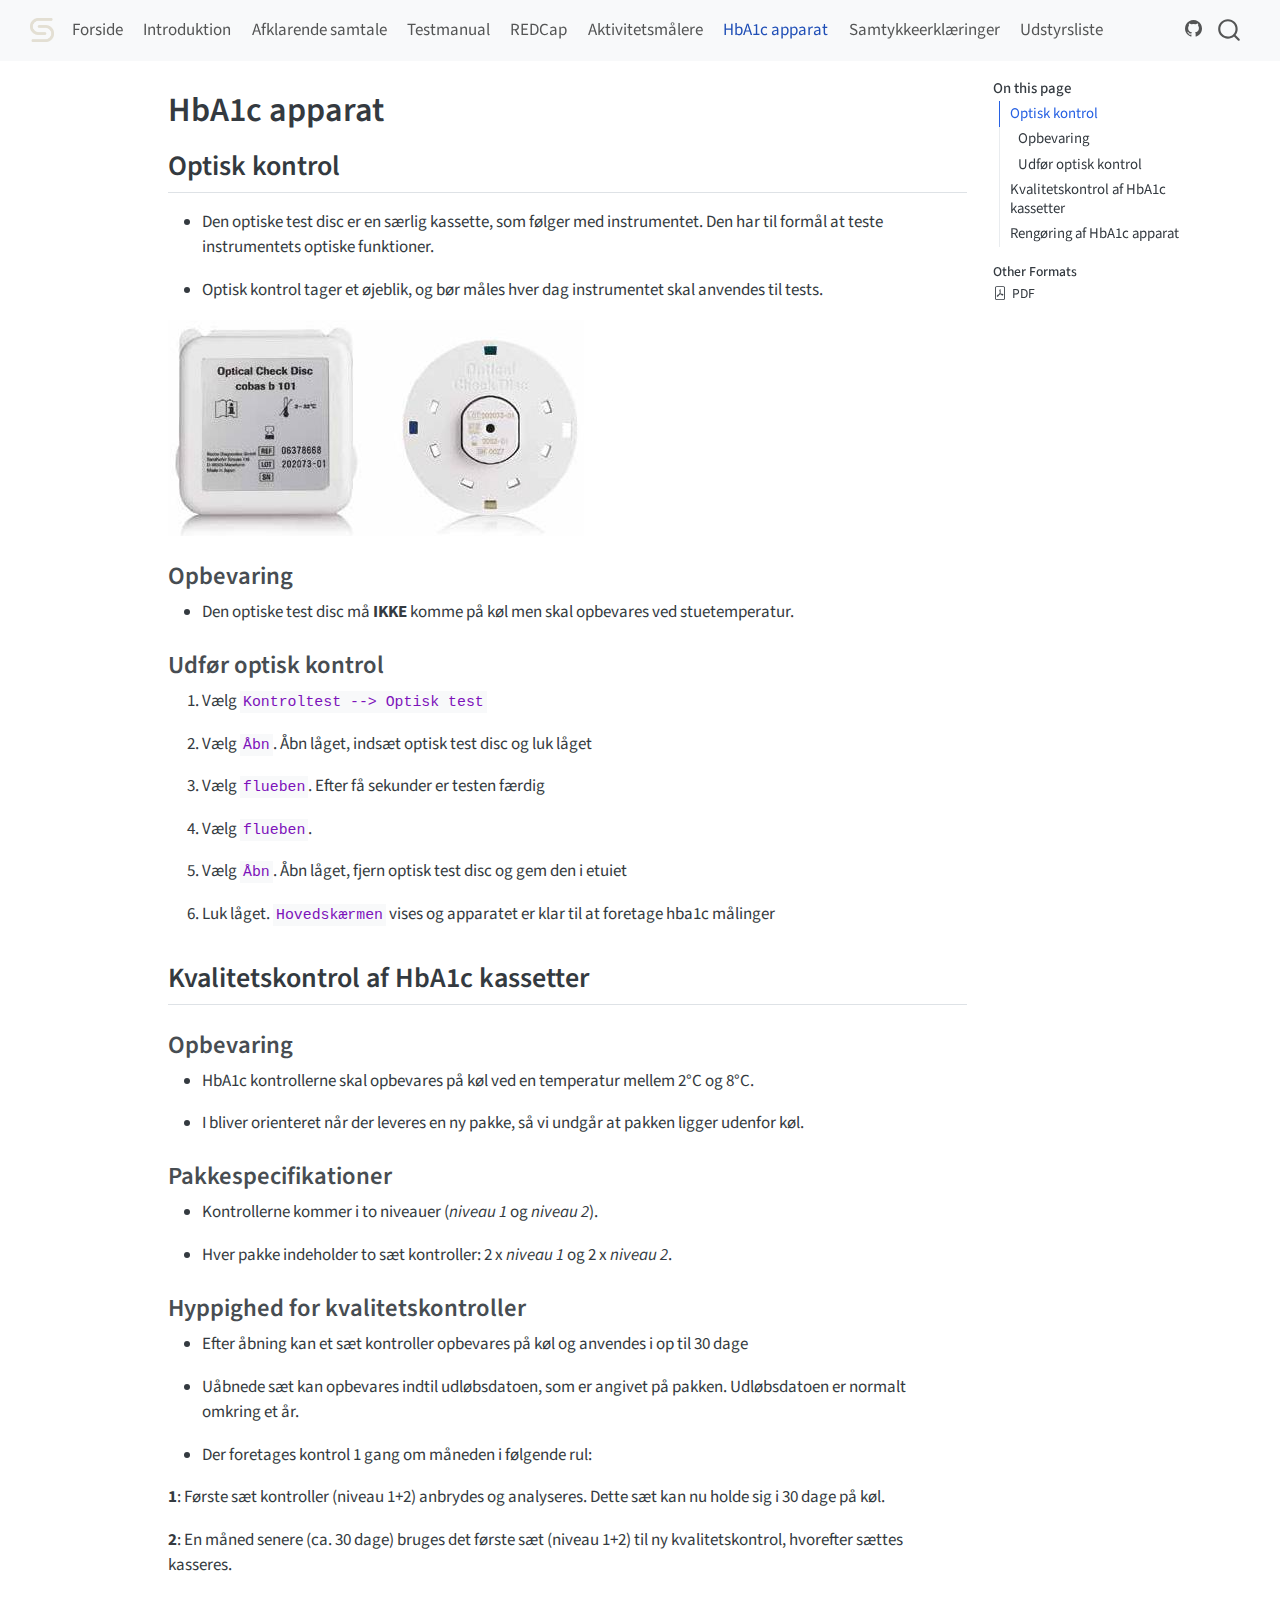
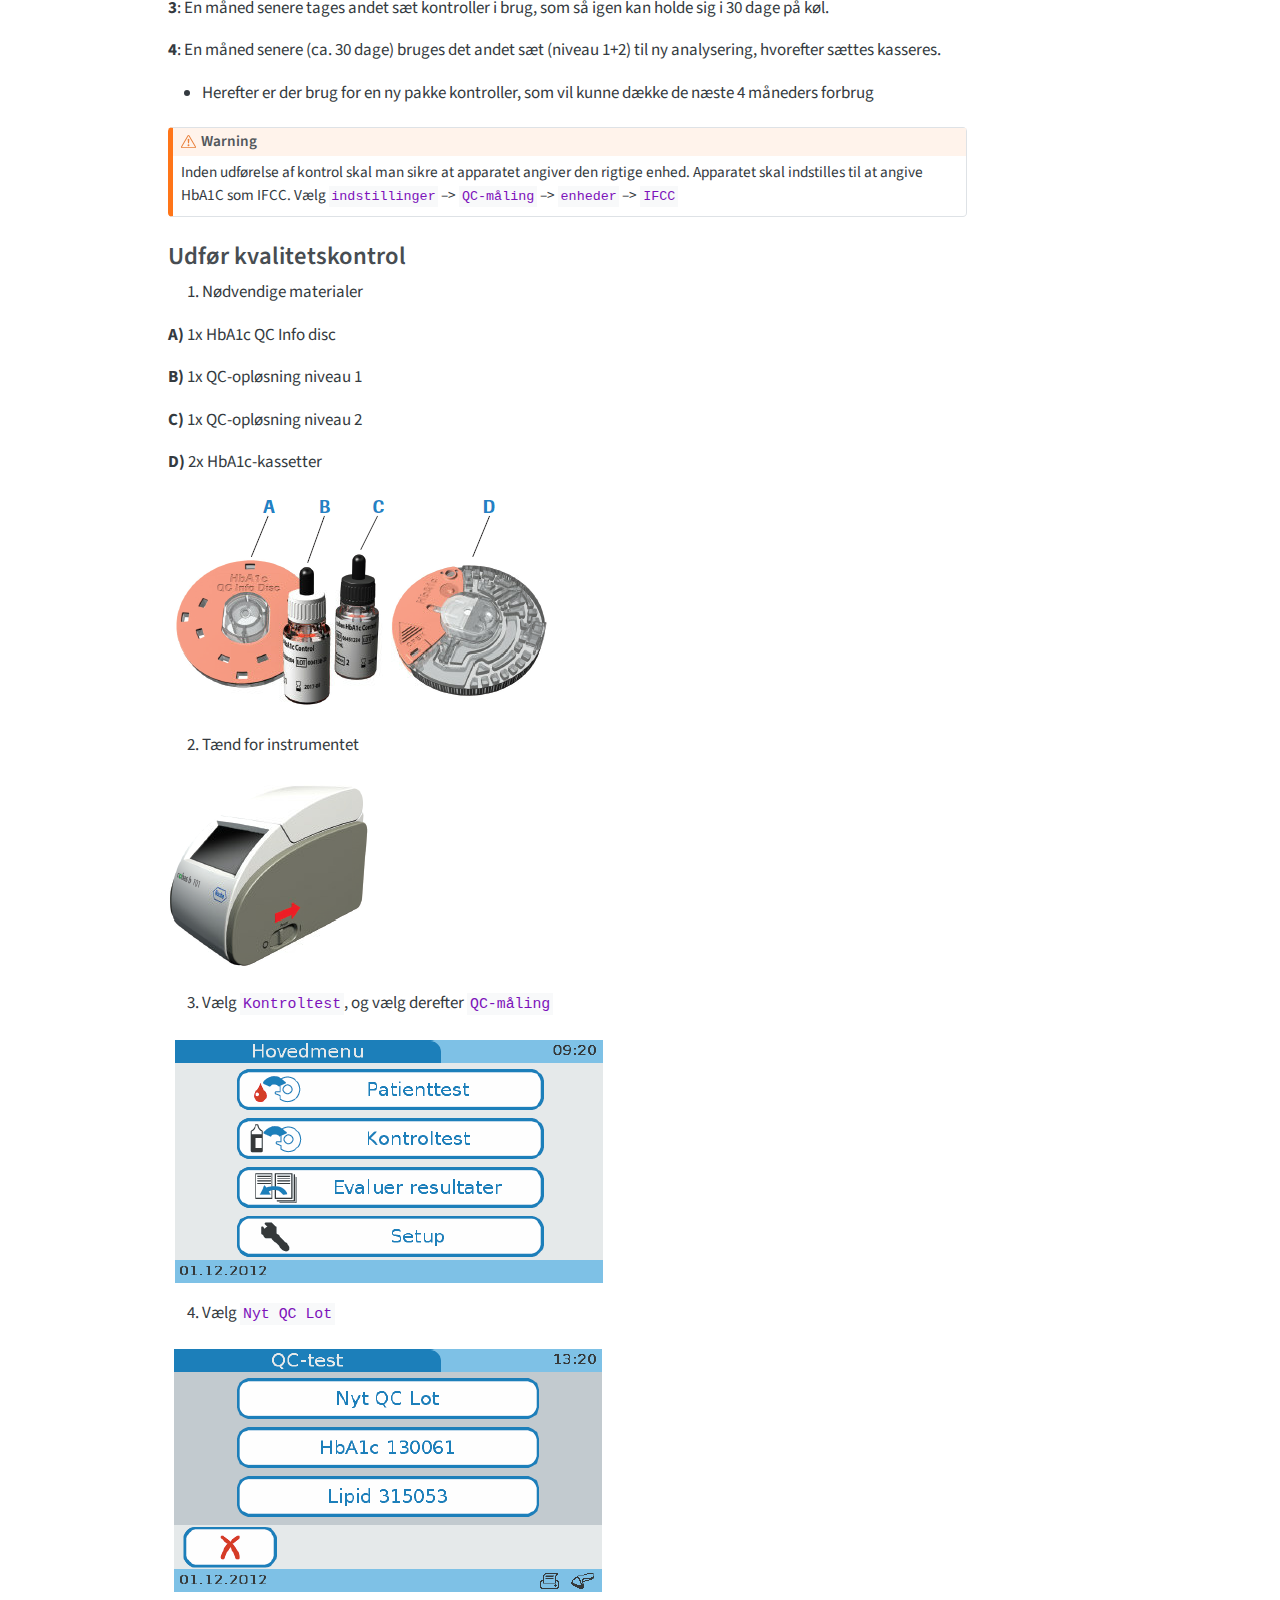
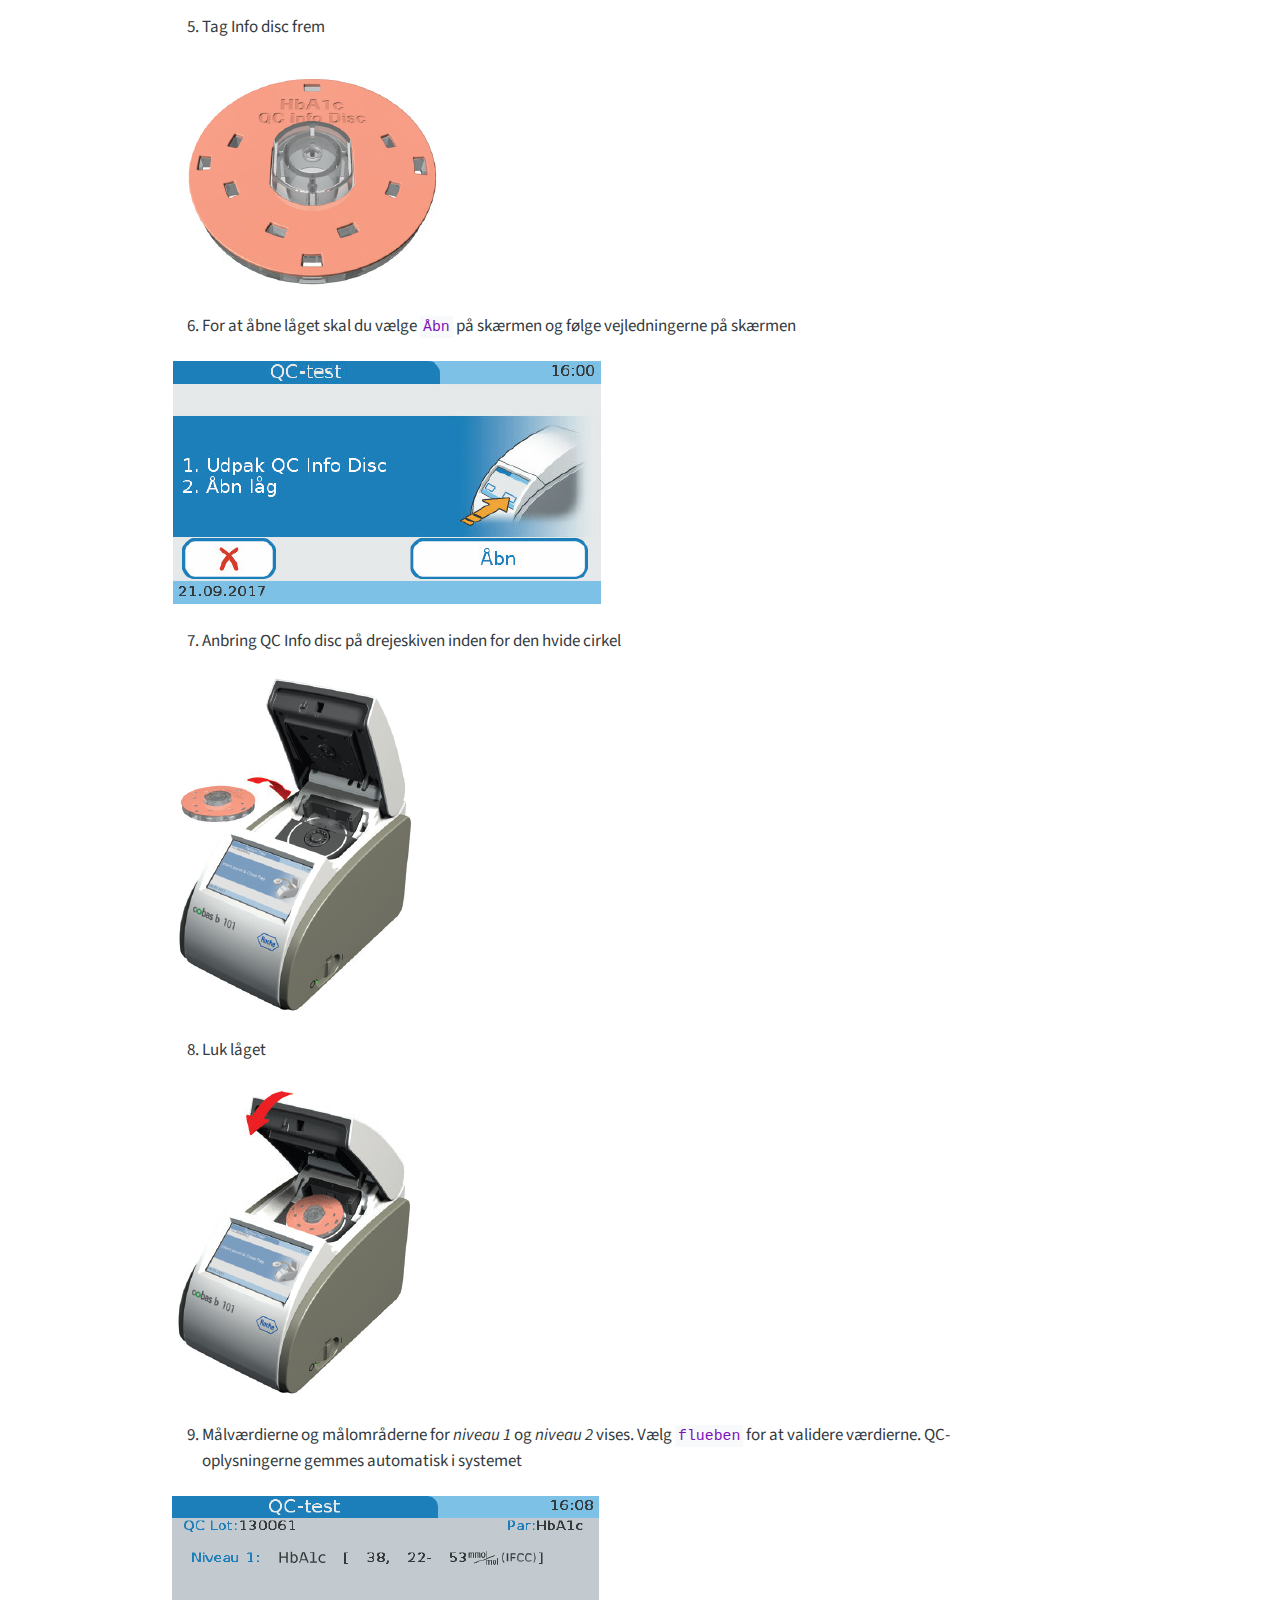
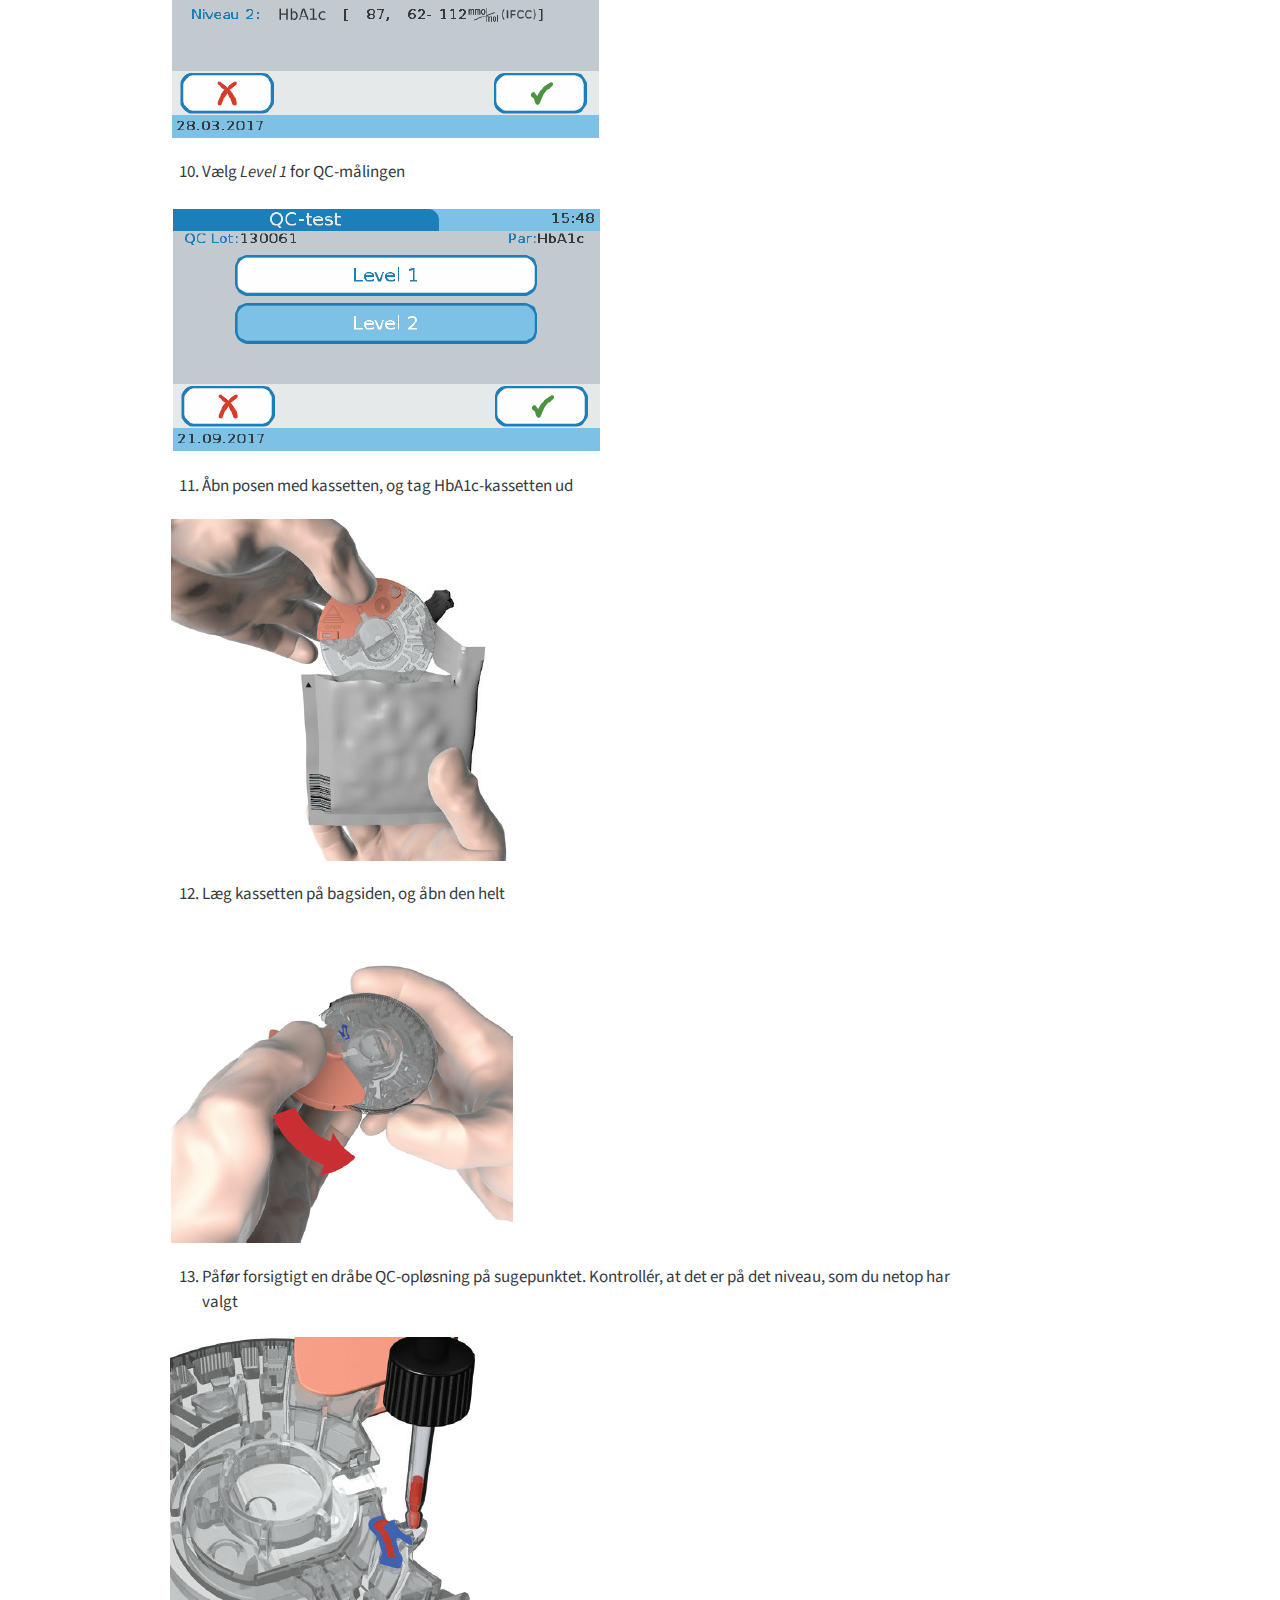
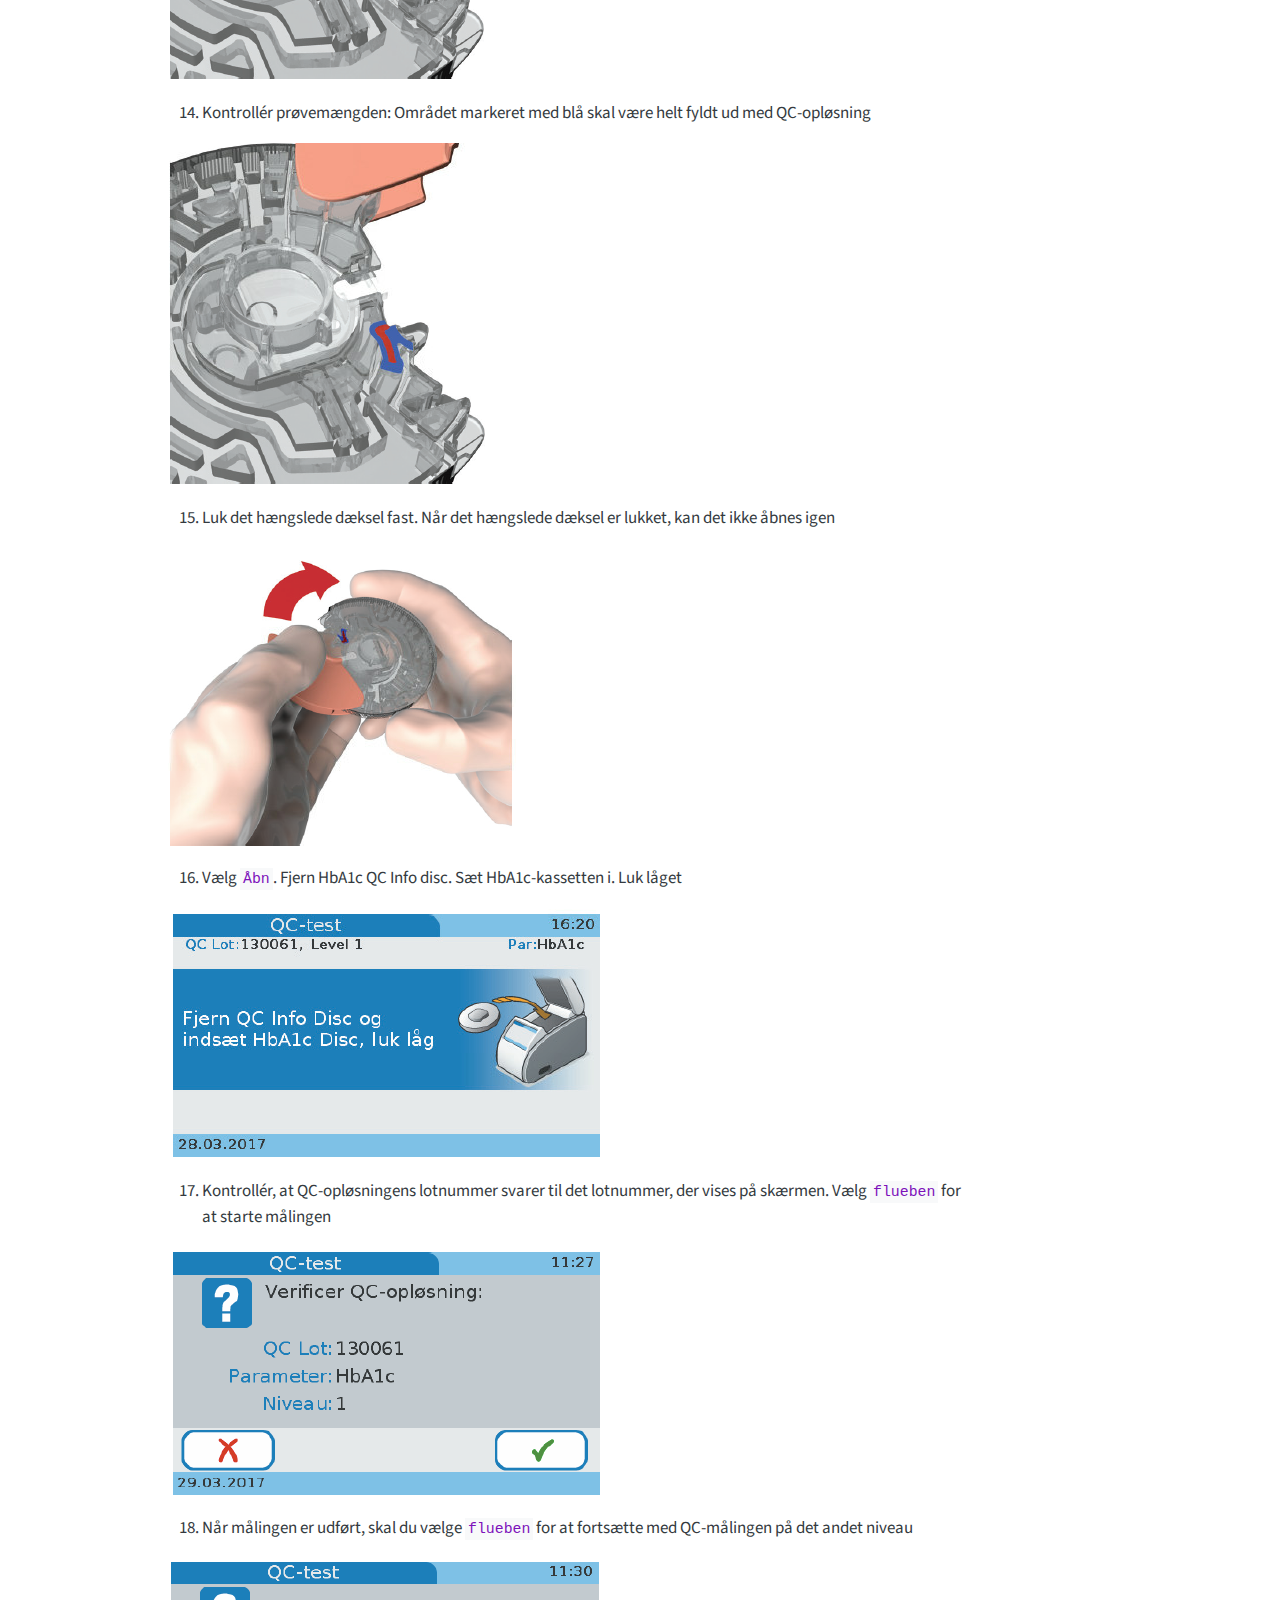
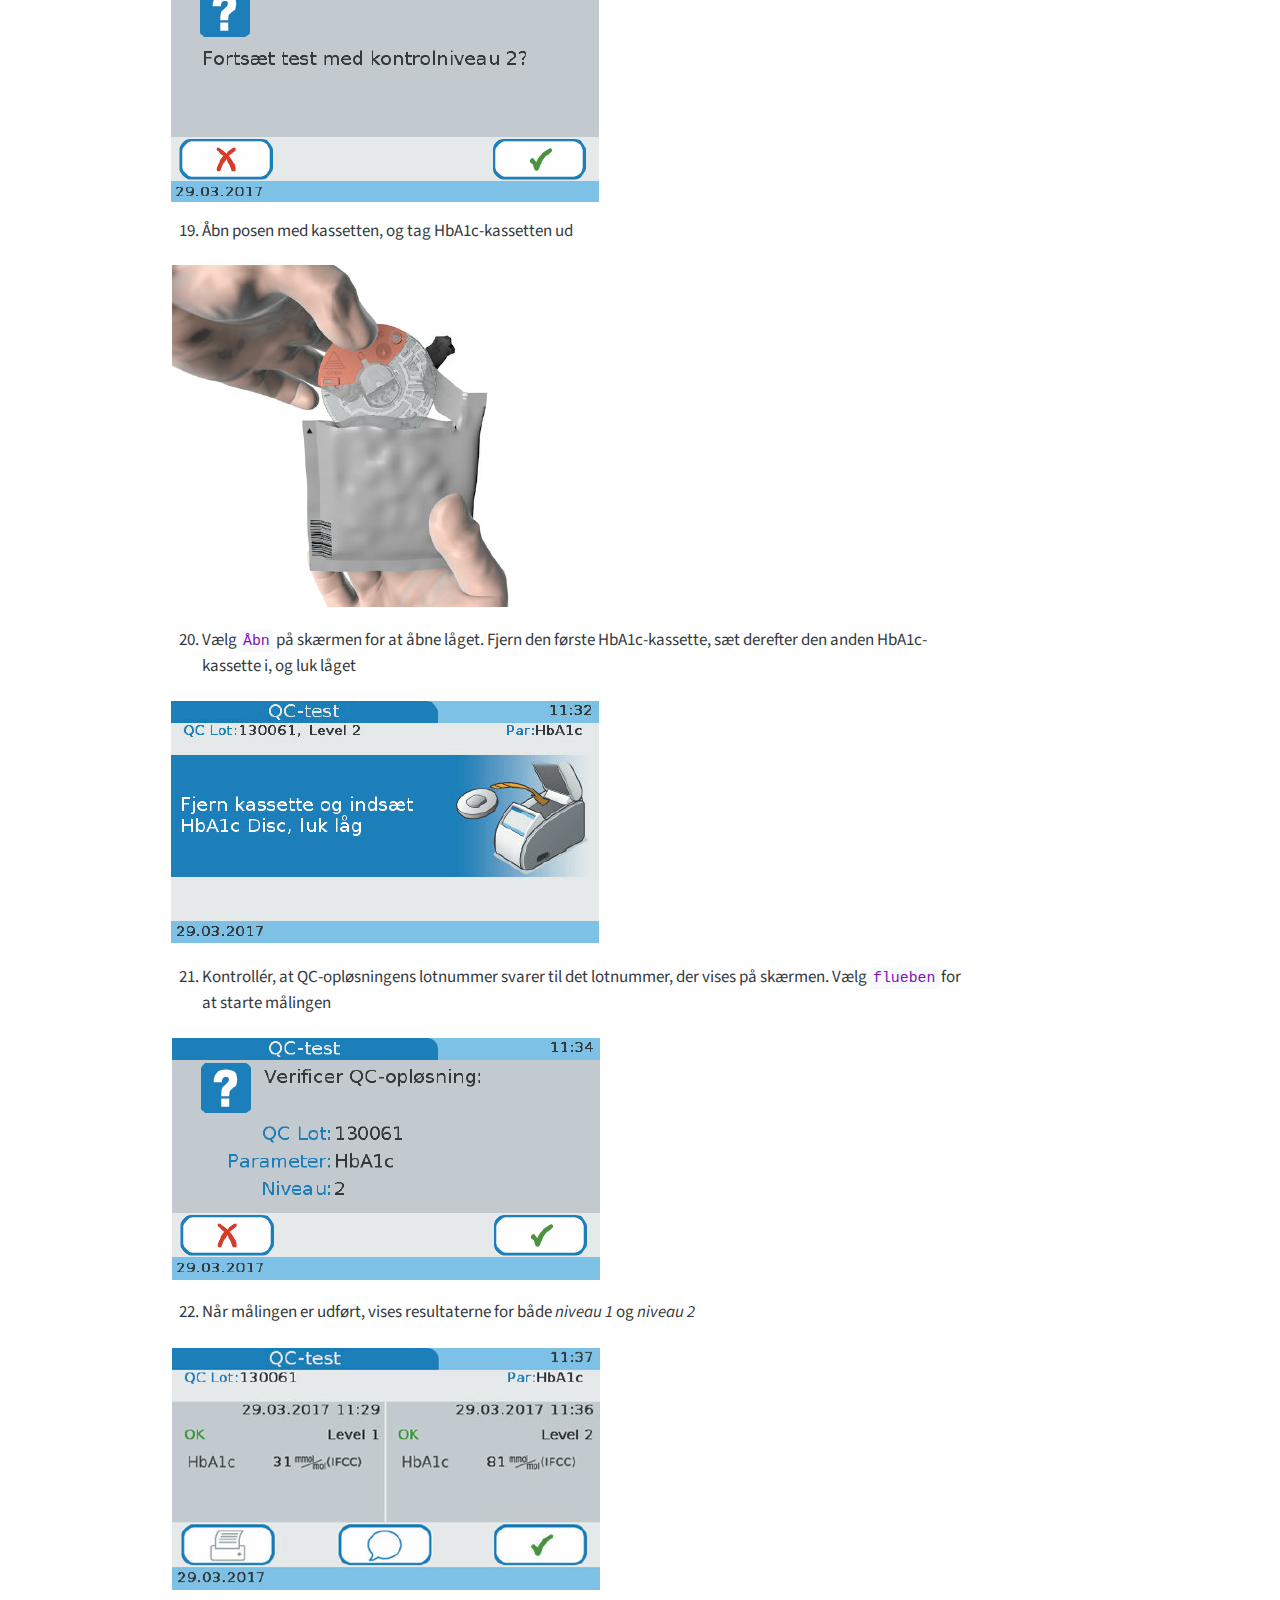
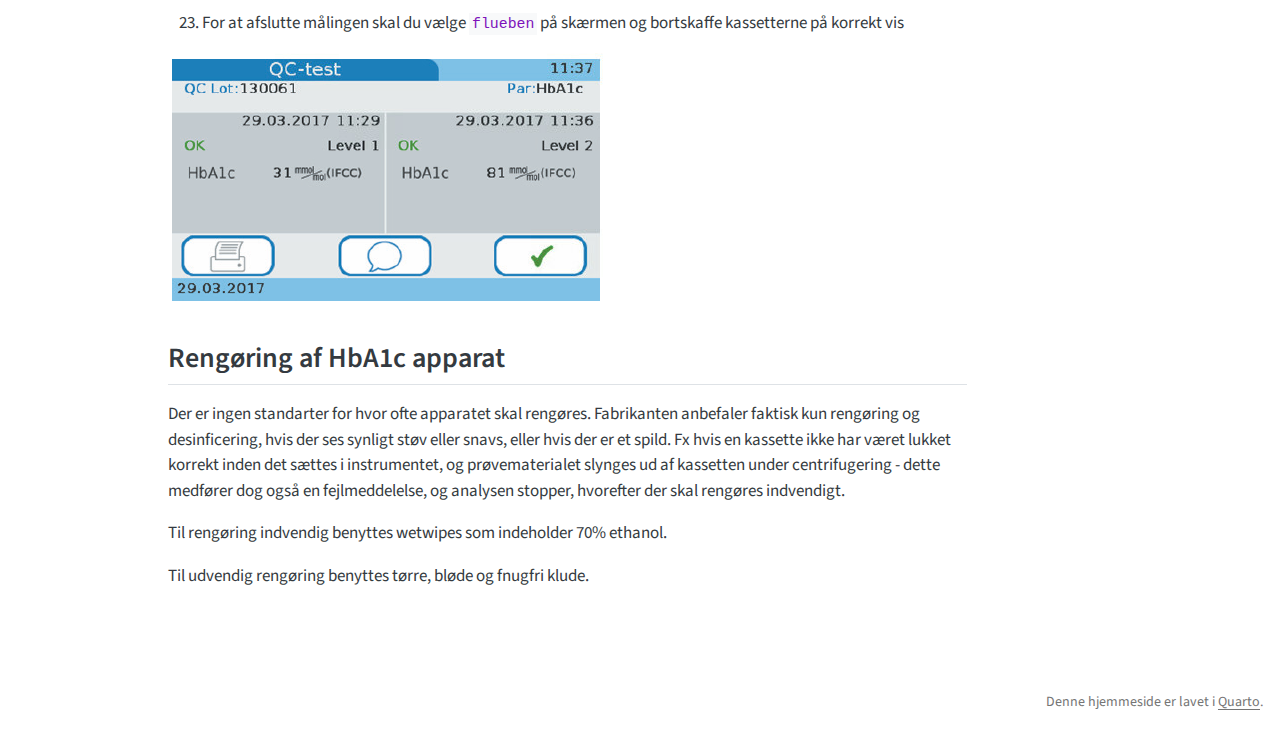
<file: 5-HbA1c-apparat.html>
<!DOCTYPE html>
<html xmlns="http://www.w3.org/1999/xhtml" lang="en" xml:lang="en"><head>

<meta charset="utf-8">
<meta name="generator" content="quarto-1.5.57">

<meta name="viewport" content="width=device-width, initial-scale=1.0, user-scalable=yes">


<title>HbA1c apparat – LIVING forskningsprojekt</title>
<style>
code{white-space: pre-wrap;}
span.smallcaps{font-variant: small-caps;}
div.columns{display: flex; gap: min(4vw, 1.5em);}
div.column{flex: auto; overflow-x: auto;}
div.hanging-indent{margin-left: 1.5em; text-indent: -1.5em;}
ul.task-list{list-style: none;}
ul.task-list li input[type="checkbox"] {
  width: 0.8em;
  margin: 0 0.8em 0.2em -1em; /* quarto-specific, see https://github.com/quarto-dev/quarto-cli/issues/4556 */ 
  vertical-align: middle;
}
</style>


<script src="site_libs/quarto-nav/quarto-nav.js"></script>
<script src="site_libs/quarto-nav/headroom.min.js"></script>
<script src="site_libs/clipboard/clipboard.min.js"></script>
<script src="site_libs/quarto-search/autocomplete.umd.js"></script>
<script src="site_libs/quarto-search/fuse.min.js"></script>
<script src="site_libs/quarto-search/quarto-search.js"></script>
<meta name="quarto:offset" content="./">
<script src="site_libs/quarto-html/quarto.js"></script>
<script src="site_libs/quarto-html/popper.min.js"></script>
<script src="site_libs/quarto-html/tippy.umd.min.js"></script>
<script src="site_libs/quarto-html/anchor.min.js"></script>
<link href="site_libs/quarto-html/tippy.css" rel="stylesheet">
<link href="site_libs/quarto-html/quarto-syntax-highlighting.css" rel="stylesheet" id="quarto-text-highlighting-styles">
<script src="site_libs/bootstrap/bootstrap.min.js"></script>
<link href="site_libs/bootstrap/bootstrap-icons.css" rel="stylesheet">
<link href="site_libs/bootstrap/bootstrap.min.css" rel="stylesheet" id="quarto-bootstrap" data-mode="light">
<script id="quarto-search-options" type="application/json">{
  "location": "navbar",
  "copy-button": false,
  "collapse-after": 3,
  "panel-placement": "end",
  "type": "overlay",
  "limit": 50,
  "keyboard-shortcut": [
    "f",
    "/",
    "s"
  ],
  "show-item-context": false,
  "language": {
    "search-no-results-text": "No results",
    "search-matching-documents-text": "matching documents",
    "search-copy-link-title": "Copy link to search",
    "search-hide-matches-text": "Hide additional matches",
    "search-more-match-text": "more match in this document",
    "search-more-matches-text": "more matches in this document",
    "search-clear-button-title": "Clear",
    "search-text-placeholder": "",
    "search-detached-cancel-button-title": "Cancel",
    "search-submit-button-title": "Submit",
    "search-label": "Search"
  }
}</script>


</head>

<body class="nav-fixed">

<div id="quarto-search-results"></div>
  <header id="quarto-header" class="headroom fixed-top">
    <nav class="navbar navbar-expand-lg " data-bs-theme="dark">
      <div class="navbar-container container-fluid">
      <div class="navbar-brand-container mx-auto">
    <a href="./index.html" class="navbar-brand navbar-brand-logo">
    <img src="./logo.png" alt="Steno Diabetes Center Aarhus" class="navbar-logo">
    </a>
  </div>
            <div id="quarto-search" class="" title="Search"></div>
          <button class="navbar-toggler" type="button" data-bs-toggle="collapse" data-bs-target="#navbarCollapse" aria-controls="navbarCollapse" role="menu" aria-expanded="false" aria-label="Toggle navigation" onclick="if (window.quartoToggleHeadroom) { window.quartoToggleHeadroom(); }">
  <span class="navbar-toggler-icon"></span>
</button>
          <div class="collapse navbar-collapse" id="navbarCollapse">
            <ul class="navbar-nav navbar-nav-scroll me-auto">
  <li class="nav-item">
    <a class="nav-link" href="./index.html"> 
<span class="menu-text">Forside</span></a>
  </li>  
  <li class="nav-item">
    <a class="nav-link" href="./0-introduktion.html"> 
<span class="menu-text">Introduktion</span></a>
  </li>  
  <li class="nav-item">
    <a class="nav-link" href="./1-afklarende-samtale.html"> 
<span class="menu-text">Afklarende samtale</span></a>
  </li>  
  <li class="nav-item">
    <a class="nav-link" href="./2-testmanual"> 
<span class="menu-text">Testmanual</span></a>
  </li>  
  <li class="nav-item">
    <a class="nav-link" href="./3-REDCap.html"> 
<span class="menu-text">REDCap</span></a>
  </li>  
  <li class="nav-item">
    <a class="nav-link" href="./4-opsætning-af-aktivitetsmåler.html"> 
<span class="menu-text">Aktivitetsmålere</span></a>
  </li>  
  <li class="nav-item">
    <a class="nav-link active" href="./5-HbA1c-apparat.html" aria-current="page"> 
<span class="menu-text">HbA1c apparat</span></a>
  </li>  
  <li class="nav-item">
    <a class="nav-link" href="./6-Samtykkeerklæring.html"> 
<span class="menu-text">Samtykkeerklæringer</span></a>
  </li>  
  <li class="nav-item">
    <a class="nav-link" href="./7-udstyrsliste.html"> 
<span class="menu-text">Udstyrsliste</span></a>
  </li>  
</ul>
          </div> <!-- /navcollapse -->
            <div class="quarto-navbar-tools">
    <a href="https://github.com/Jonasmunkjensen/LIVING" title="LIVING" class="quarto-navigation-tool px-1" aria-label="LIVING"><i class="bi bi-github"></i></a>
</div>
      </div> <!-- /container-fluid -->
    </nav>
</header>
<!-- content -->
<div id="quarto-content" class="quarto-container page-columns page-rows-contents page-layout-article page-navbar">
<!-- sidebar -->
<!-- margin-sidebar -->
    <div id="quarto-margin-sidebar" class="sidebar margin-sidebar">
        <nav id="TOC" role="doc-toc" class="toc-active">
    <h2 id="toc-title">On this page</h2>
   
  <ul>
  <li><a href="#optisk-kontrol" id="toc-optisk-kontrol" class="nav-link active" data-scroll-target="#optisk-kontrol">Optisk kontrol</a>
  <ul class="collapse">
  <li><a href="#opbevaring" id="toc-opbevaring" class="nav-link" data-scroll-target="#opbevaring">Opbevaring</a></li>
  <li><a href="#udfør-optisk-kontrol" id="toc-udfør-optisk-kontrol" class="nav-link" data-scroll-target="#udfør-optisk-kontrol">Udfør optisk kontrol</a></li>
  </ul></li>
  <li><a href="#kvalitetskontrol-af-hba1c-kassetter" id="toc-kvalitetskontrol-af-hba1c-kassetter" class="nav-link" data-scroll-target="#kvalitetskontrol-af-hba1c-kassetter">Kvalitetskontrol af HbA1c kassetter</a>
  <ul class="collapse">
  <li><a href="#opbevaring-1" id="toc-opbevaring-1" class="nav-link" data-scroll-target="#opbevaring-1">Opbevaring</a></li>
  <li><a href="#pakkespecifikationer" id="toc-pakkespecifikationer" class="nav-link" data-scroll-target="#pakkespecifikationer">Pakkespecifikationer</a></li>
  <li><a href="#hyppighed-for-kvalitetskontroller" id="toc-hyppighed-for-kvalitetskontroller" class="nav-link" data-scroll-target="#hyppighed-for-kvalitetskontroller">Hyppighed for kvalitetskontroller</a></li>
  <li><a href="#udfør-kvalitetskontrol" id="toc-udfør-kvalitetskontrol" class="nav-link" data-scroll-target="#udfør-kvalitetskontrol">Udfør kvalitetskontrol</a></li>
  </ul></li>
  <li><a href="#rengøring-af-hba1c-apparat" id="toc-rengøring-af-hba1c-apparat" class="nav-link" data-scroll-target="#rengøring-af-hba1c-apparat">Rengøring af HbA1c apparat</a></li>
  </ul>
<div class="quarto-alternate-formats"><h2>Other Formats</h2><ul><li><a href="5-HbA1c-apparat.pdf"><i class="bi bi-file-pdf"></i>PDF</a></li></ul></div></nav>
    </div>
<!-- main -->
<main class="content" id="quarto-document-content">

<header id="title-block-header" class="quarto-title-block default">
<div class="quarto-title">
<h1 class="title">HbA1c apparat</h1>
</div>



<div class="quarto-title-meta">

    
  
    
  </div>
  


</header>


<section id="optisk-kontrol" class="level2">
<h2 class="anchored" data-anchor-id="optisk-kontrol">Optisk kontrol</h2>
<ul>
<li><p>Den optiske test disc er en særlig kassette, som følger med instrumentet. Den har til formål at teste instrumentets optiske funktioner.</p></li>
<li><p>Optisk kontrol tager et øjeblik, og bør måles hver dag instrumentet skal anvendes til tests.</p></li>
</ul>
<p><img src="pics/ok1.PNG" class="img-fluid"></p>
<section id="opbevaring" class="level3">
<h3 class="anchored" data-anchor-id="opbevaring">Opbevaring</h3>
<ul>
<li>Den optiske test disc må <strong>IKKE</strong> komme på køl men skal opbevares ved stuetemperatur.</li>
</ul>
</section>
<section id="udfør-optisk-kontrol" class="level3">
<h3 class="anchored" data-anchor-id="udfør-optisk-kontrol">Udfør optisk kontrol</h3>
<ol type="1">
<li><p>Vælg <code>Kontroltest --&gt; Optisk test</code></p></li>
<li><p>Vælg <code>Åbn</code>. Åbn låget, indsæt optisk test disc og luk låget</p></li>
<li><p>Vælg <code>flueben</code>. Efter få sekunder er testen færdig</p></li>
<li><p>Vælg <code>flueben</code>.</p></li>
<li><p>Vælg <code>Åbn</code>. Åbn låget, fjern optisk test disc og gem den i etuiet</p></li>
<li><p>Luk låget. <code>Hovedskærmen</code> vises og apparatet er klar til at foretage hba1c målinger</p></li>
</ol>
</section>
</section>
<section id="kvalitetskontrol-af-hba1c-kassetter" class="level2">
<h2 class="anchored" data-anchor-id="kvalitetskontrol-af-hba1c-kassetter">Kvalitetskontrol af HbA1c kassetter</h2>
<section id="opbevaring-1" class="level3">
<h3 class="anchored" data-anchor-id="opbevaring-1">Opbevaring</h3>
<ul>
<li><p>HbA1c kontrollerne skal opbevares på køl ved en temperatur mellem 2°C og 8°C.</p></li>
<li><p>I bliver orienteret når der leveres en ny pakke, så vi undgår at pakken ligger udenfor køl.</p></li>
</ul>
</section>
<section id="pakkespecifikationer" class="level3">
<h3 class="anchored" data-anchor-id="pakkespecifikationer">Pakkespecifikationer</h3>
<ul>
<li><p>Kontrollerne kommer i to niveauer (<em>niveau 1</em> og <em>niveau 2</em>).</p></li>
<li><p>Hver pakke indeholder to sæt kontroller: 2 x <em>niveau 1</em> og 2 x <em>niveau 2</em>.</p></li>
</ul>
</section>
<section id="hyppighed-for-kvalitetskontroller" class="level3">
<h3 class="anchored" data-anchor-id="hyppighed-for-kvalitetskontroller">Hyppighed for kvalitetskontroller</h3>
<ul>
<li><p>Efter åbning kan et sæt kontroller opbevares på køl og anvendes i op til 30 dage</p></li>
<li><p>Uåbnede sæt kan opbevares indtil udløbsdatoen, som er angivet på pakken. Udløbsdatoen er normalt omkring et år.</p></li>
<li><p>Der foretages kontrol 1 gang om måneden i følgende rul:</p></li>
</ul>
<p><strong>1</strong>: Første sæt kontroller (niveau 1+2) anbrydes og analyseres. Dette sæt kan nu holde sig i 30 dage på køl.</p>
<p><strong>2</strong>: En måned senere (ca. 30 dage) bruges det første sæt (niveau 1+2) til ny kvalitetskontrol, hvorefter sættes kasseres.</p>
<p><strong>3</strong>: En måned senere tages andet sæt kontroller i brug, som så igen kan holde sig i 30 dage på køl.</p>
<p><strong>4</strong>: En måned senere (ca. 30 dage) bruges det andet sæt (niveau 1+2) til ny analysering, hvorefter sættes kasseres.</p>
<ul>
<li>Herefter er der brug for en ny pakke kontroller, som vil kunne dække de næste 4 måneders forbrug</li>
</ul>
<div class="callout callout-style-default callout-warning callout-titled">
<div class="callout-header d-flex align-content-center">
<div class="callout-icon-container">
<i class="callout-icon"></i>
</div>
<div class="callout-title-container flex-fill">
Warning
</div>
</div>
<div class="callout-body-container callout-body">
<p>Inden udførelse af kontrol skal man sikre at apparatet angiver den rigtige enhed. Apparatet skal indstilles til at angive HbA1C som IFCC. Vælg <code>indstillinger</code> –&gt; <code>QC-måling</code> –&gt; <code>enheder</code> –&gt; <code>IFCC</code></p>
</div>
</div>
</section>
<section id="udfør-kvalitetskontrol" class="level3">
<h3 class="anchored" data-anchor-id="udfør-kvalitetskontrol">Udfør kvalitetskontrol</h3>
<ol type="1">
<li>Nødvendige materialer</li>
</ol>
<p><strong>A)</strong> 1x HbA1c QC Info disc</p>
<p><strong>B)</strong> 1x QC-opløsning niveau 1</p>
<p><strong>C)</strong> 1x QC-opløsning niveau 2</p>
<p><strong>D)</strong> 2x HbA1c-kassetter</p>
<p><img src="pics/qc1.PNG" class="img-fluid"></p>
<ol start="2" type="1">
<li>Tænd for instrumentet</li>
</ol>
<p><img src="pics/qc2.PNG" class="img-fluid"></p>
<ol start="3" type="1">
<li>Vælg <code>Kontroltest</code>, og vælg derefter <code>QC-måling</code></li>
</ol>
<p><img src="pics/qc3.PNG" class="img-fluid"></p>
<ol start="4" type="1">
<li>Vælg <code>Nyt QC Lot</code></li>
</ol>
<p><img src="pics/qc4.PNG" class="img-fluid"></p>
<ol start="5" type="1">
<li>Tag Info disc frem</li>
</ol>
<p><img src="pics/qc5.PNG" class="img-fluid"></p>
<ol start="6" type="1">
<li>For at åbne låget skal du vælge <code>Åbn</code> på skærmen og følge vejledningerne på skærmen</li>
</ol>
<p><img src="pics/qc6.PNG" class="img-fluid"></p>
<ol start="7" type="1">
<li>Anbring QC Info disc på drejeskiven inden for den hvide cirkel</li>
</ol>
<p><img src="pics/qc7.PNG" class="img-fluid"></p>
<ol start="8" type="1">
<li>Luk låget</li>
</ol>
<p><img src="pics/qc8.PNG" class="img-fluid"></p>
<ol start="9" type="1">
<li>Målværdierne og målområderne for <em>niveau 1</em> og <em>niveau 2</em> vises. Vælg <code>flueben</code> for at validere værdierne. QC-oplysningerne gemmes automatisk i systemet</li>
</ol>
<p><img src="pics/qc9.PNG" class="img-fluid"></p>
<ol start="10" type="1">
<li>Vælg <em>Level 1</em> for QC-målingen</li>
</ol>
<p><img src="pics/qc10.PNG" class="img-fluid"></p>
<ol start="11" type="1">
<li>Åbn posen med kassetten, og tag HbA1c-kassetten ud</li>
</ol>
<p><img src="pics/qc11.PNG" class="img-fluid"></p>
<ol start="12" type="1">
<li>Læg kassetten på bagsiden, og åbn den helt</li>
</ol>
<p><img src="pics/qc12.PNG" class="img-fluid"></p>
<ol start="13" type="1">
<li>Påfør forsigtigt en dråbe QC-opløsning på sugepunktet. Kontrollér, at det er på det niveau, som du netop har valgt</li>
</ol>
<p><img src="pics/qc13.PNG" class="img-fluid"></p>
<ol start="14" type="1">
<li>Kontrollér prøvemængden: Området markeret med blå skal være helt fyldt ud med QC-opløsning</li>
</ol>
<p><img src="pics/qc14.PNG" class="img-fluid"></p>
<ol start="15" type="1">
<li>Luk det hængslede dæksel fast. Når det hængslede dæksel er lukket, kan det ikke åbnes igen</li>
</ol>
<p><img src="pics/qc15.PNG" class="img-fluid"></p>
<ol start="16" type="1">
<li>Vælg <code>Åbn</code>. Fjern HbA1c QC Info disc. Sæt HbA1c-kassetten i. Luk låget</li>
</ol>
<p><img src="pics/qc16.PNG" class="img-fluid"></p>
<ol start="17" type="1">
<li>Kontrollér, at QC-opløsningens lotnummer svarer til det lotnummer, der vises på skærmen. Vælg <code>flueben</code> for at starte målingen</li>
</ol>
<p><img src="pics/qc17.PNG" class="img-fluid"></p>
<ol start="18" type="1">
<li>Når målingen er udført, skal du vælge <code>flueben</code> for at fortsætte med QC-målingen på det andet niveau</li>
</ol>
<p><img src="pics/qc18.PNG" class="img-fluid"></p>
<ol start="19" type="1">
<li>Åbn posen med kassetten, og tag HbA1c-kassetten ud</li>
</ol>
<p><img src="pics/qc19.PNG" class="img-fluid"></p>
<ol start="20" type="1">
<li>Vælg <code>Åbn</code> på skærmen for at åbne låget. Fjern den første HbA1c-kassette, sæt derefter den anden HbA1c-kassette i, og luk låget</li>
</ol>
<p><img src="pics/qc20.PNG" class="img-fluid"></p>
<ol start="21" type="1">
<li>Kontrollér, at QC-opløsningens lotnummer svarer til det lotnummer, der vises på skærmen. Vælg <code>flueben</code> for at starte målingen</li>
</ol>
<p><img src="pics/qc21.PNG" class="img-fluid"></p>
<ol start="22" type="1">
<li>Når målingen er udført, vises resultaterne for både <em>niveau 1</em> og <em>niveau 2</em></li>
</ol>
<p><img src="pics/qc22.PNG" class="img-fluid"></p>
<ol start="23" type="1">
<li>For at afslutte målingen skal du vælge <code>flueben</code> på skærmen og bortskaffe kassetterne på korrekt vis</li>
</ol>
<p><img src="pics/qc23.PNG" class="img-fluid"></p>
</section>
</section>
<section id="rengøring-af-hba1c-apparat" class="level2">
<h2 class="anchored" data-anchor-id="rengøring-af-hba1c-apparat">Rengøring af HbA1c apparat</h2>
<p>Der er ingen standarter for hvor ofte apparatet skal rengøres. Fabrikanten anbefaler faktisk kun rengøring og desinficering, hvis der ses synligt støv eller snavs, eller hvis der er et spild. Fx hvis en kassette ikke har været lukket korrekt inden det sættes i instrumentet, og prøvematerialet slynges ud af kassetten under centrifugering - dette medfører dog også en fejlmeddelelse, og analysen stopper, hvorefter der skal rengøres indvendigt.</p>
<p>Til rengøring indvendig benyttes wetwipes som indeholder 70% ethanol.</p>
<p>Til udvendig rengøring benyttes tørre, bløde og fnugfri klude.</p>


</section>

</main> <!-- /main -->
<script id="quarto-html-after-body" type="application/javascript">
window.document.addEventListener("DOMContentLoaded", function (event) {
  const toggleBodyColorMode = (bsSheetEl) => {
    const mode = bsSheetEl.getAttribute("data-mode");
    const bodyEl = window.document.querySelector("body");
    if (mode === "dark") {
      bodyEl.classList.add("quarto-dark");
      bodyEl.classList.remove("quarto-light");
    } else {
      bodyEl.classList.add("quarto-light");
      bodyEl.classList.remove("quarto-dark");
    }
  }
  const toggleBodyColorPrimary = () => {
    const bsSheetEl = window.document.querySelector("link#quarto-bootstrap");
    if (bsSheetEl) {
      toggleBodyColorMode(bsSheetEl);
    }
  }
  toggleBodyColorPrimary();  
  const icon = "";
  const anchorJS = new window.AnchorJS();
  anchorJS.options = {
    placement: 'right',
    icon: icon
  };
  anchorJS.add('.anchored');
  const isCodeAnnotation = (el) => {
    for (const clz of el.classList) {
      if (clz.startsWith('code-annotation-')) {                     
        return true;
      }
    }
    return false;
  }
  const onCopySuccess = function(e) {
    // button target
    const button = e.trigger;
    // don't keep focus
    button.blur();
    // flash "checked"
    button.classList.add('code-copy-button-checked');
    var currentTitle = button.getAttribute("title");
    button.setAttribute("title", "Copied!");
    let tooltip;
    if (window.bootstrap) {
      button.setAttribute("data-bs-toggle", "tooltip");
      button.setAttribute("data-bs-placement", "left");
      button.setAttribute("data-bs-title", "Copied!");
      tooltip = new bootstrap.Tooltip(button, 
        { trigger: "manual", 
          customClass: "code-copy-button-tooltip",
          offset: [0, -8]});
      tooltip.show();    
    }
    setTimeout(function() {
      if (tooltip) {
        tooltip.hide();
        button.removeAttribute("data-bs-title");
        button.removeAttribute("data-bs-toggle");
        button.removeAttribute("data-bs-placement");
      }
      button.setAttribute("title", currentTitle);
      button.classList.remove('code-copy-button-checked');
    }, 1000);
    // clear code selection
    e.clearSelection();
  }
  const getTextToCopy = function(trigger) {
      const codeEl = trigger.previousElementSibling.cloneNode(true);
      for (const childEl of codeEl.children) {
        if (isCodeAnnotation(childEl)) {
          childEl.remove();
        }
      }
      return codeEl.innerText;
  }
  const clipboard = new window.ClipboardJS('.code-copy-button:not([data-in-quarto-modal])', {
    text: getTextToCopy
  });
  clipboard.on('success', onCopySuccess);
  if (window.document.getElementById('quarto-embedded-source-code-modal')) {
    // For code content inside modals, clipBoardJS needs to be initialized with a container option
    // TODO: Check when it could be a function (https://github.com/zenorocha/clipboard.js/issues/860)
    const clipboardModal = new window.ClipboardJS('.code-copy-button[data-in-quarto-modal]', {
      text: getTextToCopy,
      container: window.document.getElementById('quarto-embedded-source-code-modal')
    });
    clipboardModal.on('success', onCopySuccess);
  }
    var localhostRegex = new RegExp(/^(?:http|https):\/\/localhost\:?[0-9]*\//);
    var mailtoRegex = new RegExp(/^mailto:/);
      var filterRegex = new RegExp("https:\/\/jonasmunkjensen\.github\.io\/LIVING\/");
    var isInternal = (href) => {
        return filterRegex.test(href) || localhostRegex.test(href) || mailtoRegex.test(href);
    }
    // Inspect non-navigation links and adorn them if external
 	var links = window.document.querySelectorAll('a[href]:not(.nav-link):not(.navbar-brand):not(.toc-action):not(.sidebar-link):not(.sidebar-item-toggle):not(.pagination-link):not(.no-external):not([aria-hidden]):not(.dropdown-item):not(.quarto-navigation-tool):not(.about-link)');
    for (var i=0; i<links.length; i++) {
      const link = links[i];
      if (!isInternal(link.href)) {
        // undo the damage that might have been done by quarto-nav.js in the case of
        // links that we want to consider external
        if (link.dataset.originalHref !== undefined) {
          link.href = link.dataset.originalHref;
        }
      }
    }
  function tippyHover(el, contentFn, onTriggerFn, onUntriggerFn) {
    const config = {
      allowHTML: true,
      maxWidth: 500,
      delay: 100,
      arrow: false,
      appendTo: function(el) {
          return el.parentElement;
      },
      interactive: true,
      interactiveBorder: 10,
      theme: 'quarto',
      placement: 'bottom-start',
    };
    if (contentFn) {
      config.content = contentFn;
    }
    if (onTriggerFn) {
      config.onTrigger = onTriggerFn;
    }
    if (onUntriggerFn) {
      config.onUntrigger = onUntriggerFn;
    }
    window.tippy(el, config); 
  }
  const noterefs = window.document.querySelectorAll('a[role="doc-noteref"]');
  for (var i=0; i<noterefs.length; i++) {
    const ref = noterefs[i];
    tippyHover(ref, function() {
      // use id or data attribute instead here
      let href = ref.getAttribute('data-footnote-href') || ref.getAttribute('href');
      try { href = new URL(href).hash; } catch {}
      const id = href.replace(/^#\/?/, "");
      const note = window.document.getElementById(id);
      if (note) {
        return note.innerHTML;
      } else {
        return "";
      }
    });
  }
  const xrefs = window.document.querySelectorAll('a.quarto-xref');
  const processXRef = (id, note) => {
    // Strip column container classes
    const stripColumnClz = (el) => {
      el.classList.remove("page-full", "page-columns");
      if (el.children) {
        for (const child of el.children) {
          stripColumnClz(child);
        }
      }
    }
    stripColumnClz(note)
    if (id === null || id.startsWith('sec-')) {
      // Special case sections, only their first couple elements
      const container = document.createElement("div");
      if (note.children && note.children.length > 2) {
        container.appendChild(note.children[0].cloneNode(true));
        for (let i = 1; i < note.children.length; i++) {
          const child = note.children[i];
          if (child.tagName === "P" && child.innerText === "") {
            continue;
          } else {
            container.appendChild(child.cloneNode(true));
            break;
          }
        }
        if (window.Quarto?.typesetMath) {
          window.Quarto.typesetMath(container);
        }
        return container.innerHTML
      } else {
        if (window.Quarto?.typesetMath) {
          window.Quarto.typesetMath(note);
        }
        return note.innerHTML;
      }
    } else {
      // Remove any anchor links if they are present
      const anchorLink = note.querySelector('a.anchorjs-link');
      if (anchorLink) {
        anchorLink.remove();
      }
      if (window.Quarto?.typesetMath) {
        window.Quarto.typesetMath(note);
      }
      // TODO in 1.5, we should make sure this works without a callout special case
      if (note.classList.contains("callout")) {
        return note.outerHTML;
      } else {
        return note.innerHTML;
      }
    }
  }
  for (var i=0; i<xrefs.length; i++) {
    const xref = xrefs[i];
    tippyHover(xref, undefined, function(instance) {
      instance.disable();
      let url = xref.getAttribute('href');
      let hash = undefined; 
      if (url.startsWith('#')) {
        hash = url;
      } else {
        try { hash = new URL(url).hash; } catch {}
      }
      if (hash) {
        const id = hash.replace(/^#\/?/, "");
        const note = window.document.getElementById(id);
        if (note !== null) {
          try {
            const html = processXRef(id, note.cloneNode(true));
            instance.setContent(html);
          } finally {
            instance.enable();
            instance.show();
          }
        } else {
          // See if we can fetch this
          fetch(url.split('#')[0])
          .then(res => res.text())
          .then(html => {
            const parser = new DOMParser();
            const htmlDoc = parser.parseFromString(html, "text/html");
            const note = htmlDoc.getElementById(id);
            if (note !== null) {
              const html = processXRef(id, note);
              instance.setContent(html);
            } 
          }).finally(() => {
            instance.enable();
            instance.show();
          });
        }
      } else {
        // See if we can fetch a full url (with no hash to target)
        // This is a special case and we should probably do some content thinning / targeting
        fetch(url)
        .then(res => res.text())
        .then(html => {
          const parser = new DOMParser();
          const htmlDoc = parser.parseFromString(html, "text/html");
          const note = htmlDoc.querySelector('main.content');
          if (note !== null) {
            // This should only happen for chapter cross references
            // (since there is no id in the URL)
            // remove the first header
            if (note.children.length > 0 && note.children[0].tagName === "HEADER") {
              note.children[0].remove();
            }
            const html = processXRef(null, note);
            instance.setContent(html);
          } 
        }).finally(() => {
          instance.enable();
          instance.show();
        });
      }
    }, function(instance) {
    });
  }
      let selectedAnnoteEl;
      const selectorForAnnotation = ( cell, annotation) => {
        let cellAttr = 'data-code-cell="' + cell + '"';
        let lineAttr = 'data-code-annotation="' +  annotation + '"';
        const selector = 'span[' + cellAttr + '][' + lineAttr + ']';
        return selector;
      }
      const selectCodeLines = (annoteEl) => {
        const doc = window.document;
        const targetCell = annoteEl.getAttribute("data-target-cell");
        const targetAnnotation = annoteEl.getAttribute("data-target-annotation");
        const annoteSpan = window.document.querySelector(selectorForAnnotation(targetCell, targetAnnotation));
        const lines = annoteSpan.getAttribute("data-code-lines").split(",");
        const lineIds = lines.map((line) => {
          return targetCell + "-" + line;
        })
        let top = null;
        let height = null;
        let parent = null;
        if (lineIds.length > 0) {
            //compute the position of the single el (top and bottom and make a div)
            const el = window.document.getElementById(lineIds[0]);
            top = el.offsetTop;
            height = el.offsetHeight;
            parent = el.parentElement.parentElement;
          if (lineIds.length > 1) {
            const lastEl = window.document.getElementById(lineIds[lineIds.length - 1]);
            const bottom = lastEl.offsetTop + lastEl.offsetHeight;
            height = bottom - top;
          }
          if (top !== null && height !== null && parent !== null) {
            // cook up a div (if necessary) and position it 
            let div = window.document.getElementById("code-annotation-line-highlight");
            if (div === null) {
              div = window.document.createElement("div");
              div.setAttribute("id", "code-annotation-line-highlight");
              div.style.position = 'absolute';
              parent.appendChild(div);
            }
            div.style.top = top - 2 + "px";
            div.style.height = height + 4 + "px";
            div.style.left = 0;
            let gutterDiv = window.document.getElementById("code-annotation-line-highlight-gutter");
            if (gutterDiv === null) {
              gutterDiv = window.document.createElement("div");
              gutterDiv.setAttribute("id", "code-annotation-line-highlight-gutter");
              gutterDiv.style.position = 'absolute';
              const codeCell = window.document.getElementById(targetCell);
              const gutter = codeCell.querySelector('.code-annotation-gutter');
              gutter.appendChild(gutterDiv);
            }
            gutterDiv.style.top = top - 2 + "px";
            gutterDiv.style.height = height + 4 + "px";
          }
          selectedAnnoteEl = annoteEl;
        }
      };
      const unselectCodeLines = () => {
        const elementsIds = ["code-annotation-line-highlight", "code-annotation-line-highlight-gutter"];
        elementsIds.forEach((elId) => {
          const div = window.document.getElementById(elId);
          if (div) {
            div.remove();
          }
        });
        selectedAnnoteEl = undefined;
      };
        // Handle positioning of the toggle
    window.addEventListener(
      "resize",
      throttle(() => {
        elRect = undefined;
        if (selectedAnnoteEl) {
          selectCodeLines(selectedAnnoteEl);
        }
      }, 10)
    );
    function throttle(fn, ms) {
    let throttle = false;
    let timer;
      return (...args) => {
        if(!throttle) { // first call gets through
            fn.apply(this, args);
            throttle = true;
        } else { // all the others get throttled
            if(timer) clearTimeout(timer); // cancel #2
            timer = setTimeout(() => {
              fn.apply(this, args);
              timer = throttle = false;
            }, ms);
        }
      };
    }
      // Attach click handler to the DT
      const annoteDls = window.document.querySelectorAll('dt[data-target-cell]');
      for (const annoteDlNode of annoteDls) {
        annoteDlNode.addEventListener('click', (event) => {
          const clickedEl = event.target;
          if (clickedEl !== selectedAnnoteEl) {
            unselectCodeLines();
            const activeEl = window.document.querySelector('dt[data-target-cell].code-annotation-active');
            if (activeEl) {
              activeEl.classList.remove('code-annotation-active');
            }
            selectCodeLines(clickedEl);
            clickedEl.classList.add('code-annotation-active');
          } else {
            // Unselect the line
            unselectCodeLines();
            clickedEl.classList.remove('code-annotation-active');
          }
        });
      }
  const findCites = (el) => {
    const parentEl = el.parentElement;
    if (parentEl) {
      const cites = parentEl.dataset.cites;
      if (cites) {
        return {
          el,
          cites: cites.split(' ')
        };
      } else {
        return findCites(el.parentElement)
      }
    } else {
      return undefined;
    }
  };
  var bibliorefs = window.document.querySelectorAll('a[role="doc-biblioref"]');
  for (var i=0; i<bibliorefs.length; i++) {
    const ref = bibliorefs[i];
    const citeInfo = findCites(ref);
    if (citeInfo) {
      tippyHover(citeInfo.el, function() {
        var popup = window.document.createElement('div');
        citeInfo.cites.forEach(function(cite) {
          var citeDiv = window.document.createElement('div');
          citeDiv.classList.add('hanging-indent');
          citeDiv.classList.add('csl-entry');
          var biblioDiv = window.document.getElementById('ref-' + cite);
          if (biblioDiv) {
            citeDiv.innerHTML = biblioDiv.innerHTML;
          }
          popup.appendChild(citeDiv);
        });
        return popup.innerHTML;
      });
    }
  }
});
</script>
</div> <!-- /content -->
<footer class="footer">
  <div class="nav-footer">
    <div class="nav-footer-left">
      &nbsp;
    </div>   
    <div class="nav-footer-center">
      &nbsp;
    </div>
    <div class="nav-footer-right">
<p>Denne hjemmeside er lavet i <a href="https://quarto.org/">Quarto</a>.</p>
</div>
  </div>
</footer>




</body></html>
</file>
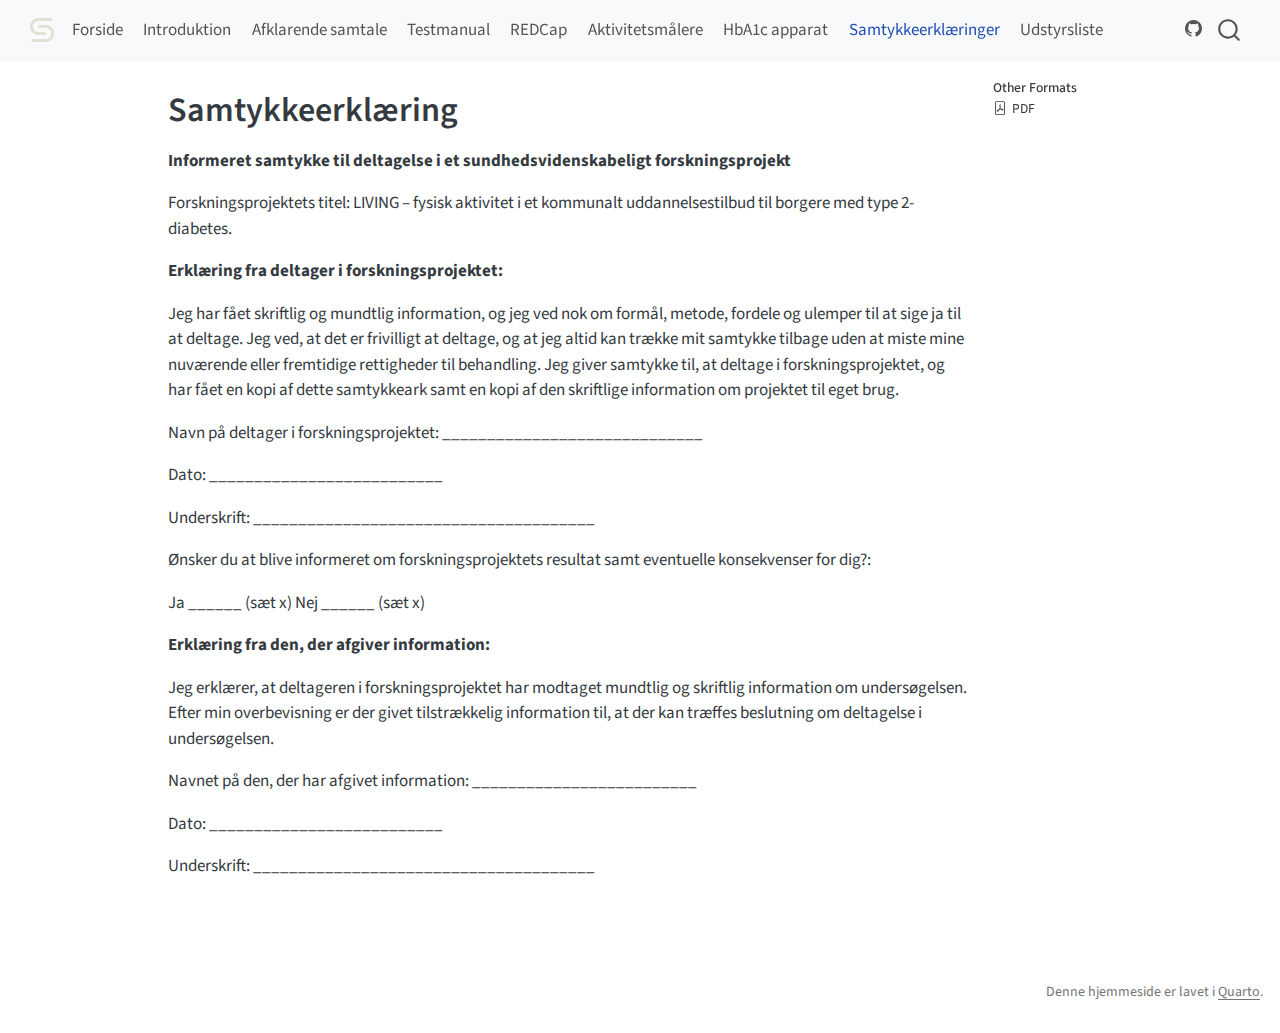
<file: 6-Samtykkeerklæring.html>
<!DOCTYPE html>
<html xmlns="http://www.w3.org/1999/xhtml" lang="en" xml:lang="en"><head>

<meta charset="utf-8">
<meta name="generator" content="quarto-1.5.57">

<meta name="viewport" content="width=device-width, initial-scale=1.0, user-scalable=yes">


<title>Samtykkeerklæring – LIVING forskningsprojekt</title>
<style>
code{white-space: pre-wrap;}
span.smallcaps{font-variant: small-caps;}
div.columns{display: flex; gap: min(4vw, 1.5em);}
div.column{flex: auto; overflow-x: auto;}
div.hanging-indent{margin-left: 1.5em; text-indent: -1.5em;}
ul.task-list{list-style: none;}
ul.task-list li input[type="checkbox"] {
  width: 0.8em;
  margin: 0 0.8em 0.2em -1em; /* quarto-specific, see https://github.com/quarto-dev/quarto-cli/issues/4556 */ 
  vertical-align: middle;
}
</style>


<script src="site_libs/quarto-nav/quarto-nav.js"></script>
<script src="site_libs/quarto-nav/headroom.min.js"></script>
<script src="site_libs/clipboard/clipboard.min.js"></script>
<script src="site_libs/quarto-search/autocomplete.umd.js"></script>
<script src="site_libs/quarto-search/fuse.min.js"></script>
<script src="site_libs/quarto-search/quarto-search.js"></script>
<meta name="quarto:offset" content="./">
<script src="site_libs/quarto-html/quarto.js"></script>
<script src="site_libs/quarto-html/popper.min.js"></script>
<script src="site_libs/quarto-html/tippy.umd.min.js"></script>
<script src="site_libs/quarto-html/anchor.min.js"></script>
<link href="site_libs/quarto-html/tippy.css" rel="stylesheet">
<link href="site_libs/quarto-html/quarto-syntax-highlighting.css" rel="stylesheet" id="quarto-text-highlighting-styles">
<script src="site_libs/bootstrap/bootstrap.min.js"></script>
<link href="site_libs/bootstrap/bootstrap-icons.css" rel="stylesheet">
<link href="site_libs/bootstrap/bootstrap.min.css" rel="stylesheet" id="quarto-bootstrap" data-mode="light">
<script id="quarto-search-options" type="application/json">{
  "location": "navbar",
  "copy-button": false,
  "collapse-after": 3,
  "panel-placement": "end",
  "type": "overlay",
  "limit": 50,
  "keyboard-shortcut": [
    "f",
    "/",
    "s"
  ],
  "show-item-context": false,
  "language": {
    "search-no-results-text": "No results",
    "search-matching-documents-text": "matching documents",
    "search-copy-link-title": "Copy link to search",
    "search-hide-matches-text": "Hide additional matches",
    "search-more-match-text": "more match in this document",
    "search-more-matches-text": "more matches in this document",
    "search-clear-button-title": "Clear",
    "search-text-placeholder": "",
    "search-detached-cancel-button-title": "Cancel",
    "search-submit-button-title": "Submit",
    "search-label": "Search"
  }
}</script>


</head>

<body class="nav-fixed">

<div id="quarto-search-results"></div>
  <header id="quarto-header" class="headroom fixed-top">
    <nav class="navbar navbar-expand-lg " data-bs-theme="dark">
      <div class="navbar-container container-fluid">
      <div class="navbar-brand-container mx-auto">
    <a href="./index.html" class="navbar-brand navbar-brand-logo">
    <img src="./logo.png" alt="Steno Diabetes Center Aarhus" class="navbar-logo">
    </a>
  </div>
            <div id="quarto-search" class="" title="Search"></div>
          <button class="navbar-toggler" type="button" data-bs-toggle="collapse" data-bs-target="#navbarCollapse" aria-controls="navbarCollapse" role="menu" aria-expanded="false" aria-label="Toggle navigation" onclick="if (window.quartoToggleHeadroom) { window.quartoToggleHeadroom(); }">
  <span class="navbar-toggler-icon"></span>
</button>
          <div class="collapse navbar-collapse" id="navbarCollapse">
            <ul class="navbar-nav navbar-nav-scroll me-auto">
  <li class="nav-item">
    <a class="nav-link" href="./index.html"> 
<span class="menu-text">Forside</span></a>
  </li>  
  <li class="nav-item">
    <a class="nav-link" href="./0-introduktion.html"> 
<span class="menu-text">Introduktion</span></a>
  </li>  
  <li class="nav-item">
    <a class="nav-link" href="./1-afklarende-samtale.html"> 
<span class="menu-text">Afklarende samtale</span></a>
  </li>  
  <li class="nav-item">
    <a class="nav-link" href="./2-testmanual"> 
<span class="menu-text">Testmanual</span></a>
  </li>  
  <li class="nav-item">
    <a class="nav-link" href="./3-REDCap.html"> 
<span class="menu-text">REDCap</span></a>
  </li>  
  <li class="nav-item">
    <a class="nav-link" href="./4-opsætning-af-aktivitetsmåler.html"> 
<span class="menu-text">Aktivitetsmålere</span></a>
  </li>  
  <li class="nav-item">
    <a class="nav-link" href="./5-HbA1c-apparat.html"> 
<span class="menu-text">HbA1c apparat</span></a>
  </li>  
  <li class="nav-item">
    <a class="nav-link active" href="./6-Samtykkeerklæring.html" aria-current="page"> 
<span class="menu-text">Samtykkeerklæringer</span></a>
  </li>  
  <li class="nav-item">
    <a class="nav-link" href="./7-udstyrsliste.html"> 
<span class="menu-text">Udstyrsliste</span></a>
  </li>  
</ul>
          </div> <!-- /navcollapse -->
            <div class="quarto-navbar-tools">
    <a href="https://github.com/Jonasmunkjensen/LIVING" title="LIVING" class="quarto-navigation-tool px-1" aria-label="LIVING"><i class="bi bi-github"></i></a>
</div>
      </div> <!-- /container-fluid -->
    </nav>
</header>
<!-- content -->
<div id="quarto-content" class="quarto-container page-columns page-rows-contents page-layout-article page-navbar">
<!-- sidebar -->
<!-- margin-sidebar -->
    <div id="quarto-margin-sidebar" class="sidebar margin-sidebar">
        
    <div class="quarto-alternate-formats"><h2>Other Formats</h2><ul><li><a href="6-Samtykkeerklæring.pdf"><i class="bi bi-file-pdf"></i>PDF</a></li></ul></div></div>
<!-- main -->
<main class="content" id="quarto-document-content">

<header id="title-block-header" class="quarto-title-block default">
<div class="quarto-title">
<h1 class="title">Samtykkeerklæring</h1>
</div>



<div class="quarto-title-meta">

    
  
    
  </div>
  


</header>


<p><strong>Informeret samtykke til deltagelse i et sundhedsvidenskabeligt forskningsprojekt</strong></p>
<p>Forskningsprojektets titel: LIVING – fysisk aktivitet i et kommunalt uddannelsestilbud til borgere med type 2-diabetes.</p>
<p><strong>Erklæring fra deltager i forskningsprojektet:</strong></p>
<p>Jeg har fået skriftlig og mundtlig information, og jeg ved nok om formål, metode, fordele og ulemper til at sige ja til at deltage. Jeg ved, at det er frivilligt at deltage, og at jeg altid kan trække mit samtykke tilbage uden at miste mine nuværende eller fremtidige rettigheder til behandling. Jeg giver samtykke til, at deltage i forskningsprojektet, og har fået en kopi af dette samtykkeark samt en kopi af den skriftlige information om projektet til eget brug.</p>
<p>Navn på deltager i forskningsprojektet: _____________________________</p>
<p>Dato: __________________________</p>
<p>Underskrift: ______________________________________</p>
<p>Ønsker du at blive informeret om forskningsprojektets resultat samt eventuelle konsekvenser for dig?:</p>
<p>Ja ______ (sæt x) Nej ______ (sæt x)</p>
<p><strong>Erklæring fra den, der afgiver information:</strong></p>
<p>Jeg erklærer, at deltageren i forskningsprojektet har modtaget mundtlig og skriftlig information om undersøgelsen. Efter min overbevisning er der givet tilstrækkelig information til, at der kan træffes beslutning om deltagelse i undersøgelsen.</p>
<p>Navnet på den, der har afgivet information: _________________________</p>
<p>Dato: __________________________</p>
<p>Underskrift: ______________________________________</p>



</main> <!-- /main -->
<script id="quarto-html-after-body" type="application/javascript">
window.document.addEventListener("DOMContentLoaded", function (event) {
  const toggleBodyColorMode = (bsSheetEl) => {
    const mode = bsSheetEl.getAttribute("data-mode");
    const bodyEl = window.document.querySelector("body");
    if (mode === "dark") {
      bodyEl.classList.add("quarto-dark");
      bodyEl.classList.remove("quarto-light");
    } else {
      bodyEl.classList.add("quarto-light");
      bodyEl.classList.remove("quarto-dark");
    }
  }
  const toggleBodyColorPrimary = () => {
    const bsSheetEl = window.document.querySelector("link#quarto-bootstrap");
    if (bsSheetEl) {
      toggleBodyColorMode(bsSheetEl);
    }
  }
  toggleBodyColorPrimary();  
  const icon = "";
  const anchorJS = new window.AnchorJS();
  anchorJS.options = {
    placement: 'right',
    icon: icon
  };
  anchorJS.add('.anchored');
  const isCodeAnnotation = (el) => {
    for (const clz of el.classList) {
      if (clz.startsWith('code-annotation-')) {                     
        return true;
      }
    }
    return false;
  }
  const onCopySuccess = function(e) {
    // button target
    const button = e.trigger;
    // don't keep focus
    button.blur();
    // flash "checked"
    button.classList.add('code-copy-button-checked');
    var currentTitle = button.getAttribute("title");
    button.setAttribute("title", "Copied!");
    let tooltip;
    if (window.bootstrap) {
      button.setAttribute("data-bs-toggle", "tooltip");
      button.setAttribute("data-bs-placement", "left");
      button.setAttribute("data-bs-title", "Copied!");
      tooltip = new bootstrap.Tooltip(button, 
        { trigger: "manual", 
          customClass: "code-copy-button-tooltip",
          offset: [0, -8]});
      tooltip.show();    
    }
    setTimeout(function() {
      if (tooltip) {
        tooltip.hide();
        button.removeAttribute("data-bs-title");
        button.removeAttribute("data-bs-toggle");
        button.removeAttribute("data-bs-placement");
      }
      button.setAttribute("title", currentTitle);
      button.classList.remove('code-copy-button-checked');
    }, 1000);
    // clear code selection
    e.clearSelection();
  }
  const getTextToCopy = function(trigger) {
      const codeEl = trigger.previousElementSibling.cloneNode(true);
      for (const childEl of codeEl.children) {
        if (isCodeAnnotation(childEl)) {
          childEl.remove();
        }
      }
      return codeEl.innerText;
  }
  const clipboard = new window.ClipboardJS('.code-copy-button:not([data-in-quarto-modal])', {
    text: getTextToCopy
  });
  clipboard.on('success', onCopySuccess);
  if (window.document.getElementById('quarto-embedded-source-code-modal')) {
    // For code content inside modals, clipBoardJS needs to be initialized with a container option
    // TODO: Check when it could be a function (https://github.com/zenorocha/clipboard.js/issues/860)
    const clipboardModal = new window.ClipboardJS('.code-copy-button[data-in-quarto-modal]', {
      text: getTextToCopy,
      container: window.document.getElementById('quarto-embedded-source-code-modal')
    });
    clipboardModal.on('success', onCopySuccess);
  }
    var localhostRegex = new RegExp(/^(?:http|https):\/\/localhost\:?[0-9]*\//);
    var mailtoRegex = new RegExp(/^mailto:/);
      var filterRegex = new RegExp("https:\/\/jonasmunkjensen\.github\.io\/LIVING\/");
    var isInternal = (href) => {
        return filterRegex.test(href) || localhostRegex.test(href) || mailtoRegex.test(href);
    }
    // Inspect non-navigation links and adorn them if external
 	var links = window.document.querySelectorAll('a[href]:not(.nav-link):not(.navbar-brand):not(.toc-action):not(.sidebar-link):not(.sidebar-item-toggle):not(.pagination-link):not(.no-external):not([aria-hidden]):not(.dropdown-item):not(.quarto-navigation-tool):not(.about-link)');
    for (var i=0; i<links.length; i++) {
      const link = links[i];
      if (!isInternal(link.href)) {
        // undo the damage that might have been done by quarto-nav.js in the case of
        // links that we want to consider external
        if (link.dataset.originalHref !== undefined) {
          link.href = link.dataset.originalHref;
        }
      }
    }
  function tippyHover(el, contentFn, onTriggerFn, onUntriggerFn) {
    const config = {
      allowHTML: true,
      maxWidth: 500,
      delay: 100,
      arrow: false,
      appendTo: function(el) {
          return el.parentElement;
      },
      interactive: true,
      interactiveBorder: 10,
      theme: 'quarto',
      placement: 'bottom-start',
    };
    if (contentFn) {
      config.content = contentFn;
    }
    if (onTriggerFn) {
      config.onTrigger = onTriggerFn;
    }
    if (onUntriggerFn) {
      config.onUntrigger = onUntriggerFn;
    }
    window.tippy(el, config); 
  }
  const noterefs = window.document.querySelectorAll('a[role="doc-noteref"]');
  for (var i=0; i<noterefs.length; i++) {
    const ref = noterefs[i];
    tippyHover(ref, function() {
      // use id or data attribute instead here
      let href = ref.getAttribute('data-footnote-href') || ref.getAttribute('href');
      try { href = new URL(href).hash; } catch {}
      const id = href.replace(/^#\/?/, "");
      const note = window.document.getElementById(id);
      if (note) {
        return note.innerHTML;
      } else {
        return "";
      }
    });
  }
  const xrefs = window.document.querySelectorAll('a.quarto-xref');
  const processXRef = (id, note) => {
    // Strip column container classes
    const stripColumnClz = (el) => {
      el.classList.remove("page-full", "page-columns");
      if (el.children) {
        for (const child of el.children) {
          stripColumnClz(child);
        }
      }
    }
    stripColumnClz(note)
    if (id === null || id.startsWith('sec-')) {
      // Special case sections, only their first couple elements
      const container = document.createElement("div");
      if (note.children && note.children.length > 2) {
        container.appendChild(note.children[0].cloneNode(true));
        for (let i = 1; i < note.children.length; i++) {
          const child = note.children[i];
          if (child.tagName === "P" && child.innerText === "") {
            continue;
          } else {
            container.appendChild(child.cloneNode(true));
            break;
          }
        }
        if (window.Quarto?.typesetMath) {
          window.Quarto.typesetMath(container);
        }
        return container.innerHTML
      } else {
        if (window.Quarto?.typesetMath) {
          window.Quarto.typesetMath(note);
        }
        return note.innerHTML;
      }
    } else {
      // Remove any anchor links if they are present
      const anchorLink = note.querySelector('a.anchorjs-link');
      if (anchorLink) {
        anchorLink.remove();
      }
      if (window.Quarto?.typesetMath) {
        window.Quarto.typesetMath(note);
      }
      // TODO in 1.5, we should make sure this works without a callout special case
      if (note.classList.contains("callout")) {
        return note.outerHTML;
      } else {
        return note.innerHTML;
      }
    }
  }
  for (var i=0; i<xrefs.length; i++) {
    const xref = xrefs[i];
    tippyHover(xref, undefined, function(instance) {
      instance.disable();
      let url = xref.getAttribute('href');
      let hash = undefined; 
      if (url.startsWith('#')) {
        hash = url;
      } else {
        try { hash = new URL(url).hash; } catch {}
      }
      if (hash) {
        const id = hash.replace(/^#\/?/, "");
        const note = window.document.getElementById(id);
        if (note !== null) {
          try {
            const html = processXRef(id, note.cloneNode(true));
            instance.setContent(html);
          } finally {
            instance.enable();
            instance.show();
          }
        } else {
          // See if we can fetch this
          fetch(url.split('#')[0])
          .then(res => res.text())
          .then(html => {
            const parser = new DOMParser();
            const htmlDoc = parser.parseFromString(html, "text/html");
            const note = htmlDoc.getElementById(id);
            if (note !== null) {
              const html = processXRef(id, note);
              instance.setContent(html);
            } 
          }).finally(() => {
            instance.enable();
            instance.show();
          });
        }
      } else {
        // See if we can fetch a full url (with no hash to target)
        // This is a special case and we should probably do some content thinning / targeting
        fetch(url)
        .then(res => res.text())
        .then(html => {
          const parser = new DOMParser();
          const htmlDoc = parser.parseFromString(html, "text/html");
          const note = htmlDoc.querySelector('main.content');
          if (note !== null) {
            // This should only happen for chapter cross references
            // (since there is no id in the URL)
            // remove the first header
            if (note.children.length > 0 && note.children[0].tagName === "HEADER") {
              note.children[0].remove();
            }
            const html = processXRef(null, note);
            instance.setContent(html);
          } 
        }).finally(() => {
          instance.enable();
          instance.show();
        });
      }
    }, function(instance) {
    });
  }
      let selectedAnnoteEl;
      const selectorForAnnotation = ( cell, annotation) => {
        let cellAttr = 'data-code-cell="' + cell + '"';
        let lineAttr = 'data-code-annotation="' +  annotation + '"';
        const selector = 'span[' + cellAttr + '][' + lineAttr + ']';
        return selector;
      }
      const selectCodeLines = (annoteEl) => {
        const doc = window.document;
        const targetCell = annoteEl.getAttribute("data-target-cell");
        const targetAnnotation = annoteEl.getAttribute("data-target-annotation");
        const annoteSpan = window.document.querySelector(selectorForAnnotation(targetCell, targetAnnotation));
        const lines = annoteSpan.getAttribute("data-code-lines").split(",");
        const lineIds = lines.map((line) => {
          return targetCell + "-" + line;
        })
        let top = null;
        let height = null;
        let parent = null;
        if (lineIds.length > 0) {
            //compute the position of the single el (top and bottom and make a div)
            const el = window.document.getElementById(lineIds[0]);
            top = el.offsetTop;
            height = el.offsetHeight;
            parent = el.parentElement.parentElement;
          if (lineIds.length > 1) {
            const lastEl = window.document.getElementById(lineIds[lineIds.length - 1]);
            const bottom = lastEl.offsetTop + lastEl.offsetHeight;
            height = bottom - top;
          }
          if (top !== null && height !== null && parent !== null) {
            // cook up a div (if necessary) and position it 
            let div = window.document.getElementById("code-annotation-line-highlight");
            if (div === null) {
              div = window.document.createElement("div");
              div.setAttribute("id", "code-annotation-line-highlight");
              div.style.position = 'absolute';
              parent.appendChild(div);
            }
            div.style.top = top - 2 + "px";
            div.style.height = height + 4 + "px";
            div.style.left = 0;
            let gutterDiv = window.document.getElementById("code-annotation-line-highlight-gutter");
            if (gutterDiv === null) {
              gutterDiv = window.document.createElement("div");
              gutterDiv.setAttribute("id", "code-annotation-line-highlight-gutter");
              gutterDiv.style.position = 'absolute';
              const codeCell = window.document.getElementById(targetCell);
              const gutter = codeCell.querySelector('.code-annotation-gutter');
              gutter.appendChild(gutterDiv);
            }
            gutterDiv.style.top = top - 2 + "px";
            gutterDiv.style.height = height + 4 + "px";
          }
          selectedAnnoteEl = annoteEl;
        }
      };
      const unselectCodeLines = () => {
        const elementsIds = ["code-annotation-line-highlight", "code-annotation-line-highlight-gutter"];
        elementsIds.forEach((elId) => {
          const div = window.document.getElementById(elId);
          if (div) {
            div.remove();
          }
        });
        selectedAnnoteEl = undefined;
      };
        // Handle positioning of the toggle
    window.addEventListener(
      "resize",
      throttle(() => {
        elRect = undefined;
        if (selectedAnnoteEl) {
          selectCodeLines(selectedAnnoteEl);
        }
      }, 10)
    );
    function throttle(fn, ms) {
    let throttle = false;
    let timer;
      return (...args) => {
        if(!throttle) { // first call gets through
            fn.apply(this, args);
            throttle = true;
        } else { // all the others get throttled
            if(timer) clearTimeout(timer); // cancel #2
            timer = setTimeout(() => {
              fn.apply(this, args);
              timer = throttle = false;
            }, ms);
        }
      };
    }
      // Attach click handler to the DT
      const annoteDls = window.document.querySelectorAll('dt[data-target-cell]');
      for (const annoteDlNode of annoteDls) {
        annoteDlNode.addEventListener('click', (event) => {
          const clickedEl = event.target;
          if (clickedEl !== selectedAnnoteEl) {
            unselectCodeLines();
            const activeEl = window.document.querySelector('dt[data-target-cell].code-annotation-active');
            if (activeEl) {
              activeEl.classList.remove('code-annotation-active');
            }
            selectCodeLines(clickedEl);
            clickedEl.classList.add('code-annotation-active');
          } else {
            // Unselect the line
            unselectCodeLines();
            clickedEl.classList.remove('code-annotation-active');
          }
        });
      }
  const findCites = (el) => {
    const parentEl = el.parentElement;
    if (parentEl) {
      const cites = parentEl.dataset.cites;
      if (cites) {
        return {
          el,
          cites: cites.split(' ')
        };
      } else {
        return findCites(el.parentElement)
      }
    } else {
      return undefined;
    }
  };
  var bibliorefs = window.document.querySelectorAll('a[role="doc-biblioref"]');
  for (var i=0; i<bibliorefs.length; i++) {
    const ref = bibliorefs[i];
    const citeInfo = findCites(ref);
    if (citeInfo) {
      tippyHover(citeInfo.el, function() {
        var popup = window.document.createElement('div');
        citeInfo.cites.forEach(function(cite) {
          var citeDiv = window.document.createElement('div');
          citeDiv.classList.add('hanging-indent');
          citeDiv.classList.add('csl-entry');
          var biblioDiv = window.document.getElementById('ref-' + cite);
          if (biblioDiv) {
            citeDiv.innerHTML = biblioDiv.innerHTML;
          }
          popup.appendChild(citeDiv);
        });
        return popup.innerHTML;
      });
    }
  }
});
</script>
</div> <!-- /content -->
<footer class="footer">
  <div class="nav-footer">
    <div class="nav-footer-left">
      &nbsp;
    </div>   
    <div class="nav-footer-center">
      &nbsp;
    </div>
    <div class="nav-footer-right">
<p>Denne hjemmeside er lavet i <a href="https://quarto.org/">Quarto</a>.</p>
</div>
  </div>
</footer>




</body></html>
</file>
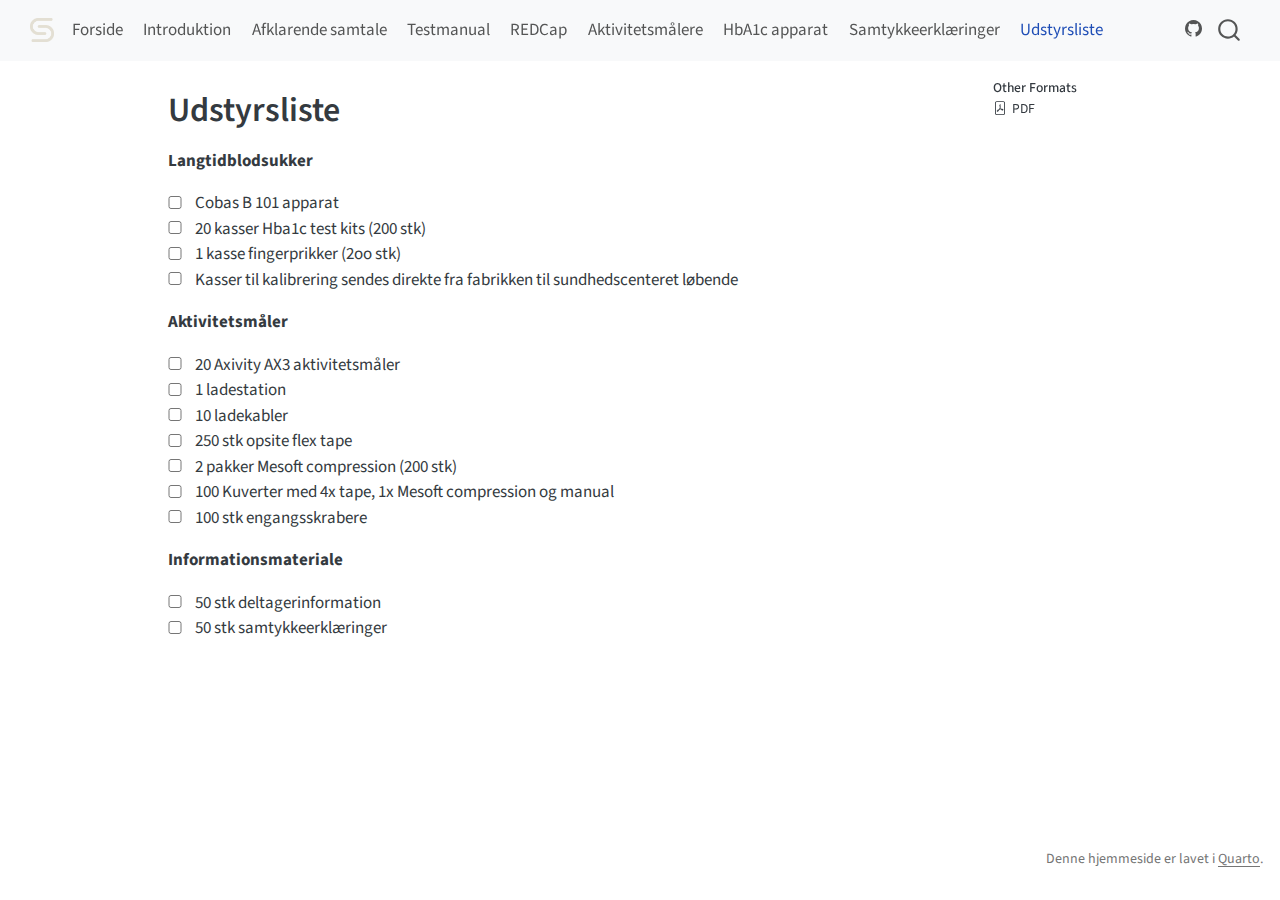
<file: 7-udstyrsliste.html>
<!DOCTYPE html>
<html xmlns="http://www.w3.org/1999/xhtml" lang="en" xml:lang="en"><head>

<meta charset="utf-8">
<meta name="generator" content="quarto-1.5.57">

<meta name="viewport" content="width=device-width, initial-scale=1.0, user-scalable=yes">


<title>Udstyrsliste – LIVING forskningsprojekt</title>
<style>
code{white-space: pre-wrap;}
span.smallcaps{font-variant: small-caps;}
div.columns{display: flex; gap: min(4vw, 1.5em);}
div.column{flex: auto; overflow-x: auto;}
div.hanging-indent{margin-left: 1.5em; text-indent: -1.5em;}
ul.task-list{list-style: none;}
ul.task-list li input[type="checkbox"] {
  width: 0.8em;
  margin: 0 0.8em 0.2em -1em; /* quarto-specific, see https://github.com/quarto-dev/quarto-cli/issues/4556 */ 
  vertical-align: middle;
}
</style>


<script src="site_libs/quarto-nav/quarto-nav.js"></script>
<script src="site_libs/quarto-nav/headroom.min.js"></script>
<script src="site_libs/clipboard/clipboard.min.js"></script>
<script src="site_libs/quarto-search/autocomplete.umd.js"></script>
<script src="site_libs/quarto-search/fuse.min.js"></script>
<script src="site_libs/quarto-search/quarto-search.js"></script>
<meta name="quarto:offset" content="./">
<script src="site_libs/quarto-html/quarto.js"></script>
<script src="site_libs/quarto-html/popper.min.js"></script>
<script src="site_libs/quarto-html/tippy.umd.min.js"></script>
<script src="site_libs/quarto-html/anchor.min.js"></script>
<link href="site_libs/quarto-html/tippy.css" rel="stylesheet">
<link href="site_libs/quarto-html/quarto-syntax-highlighting.css" rel="stylesheet" id="quarto-text-highlighting-styles">
<script src="site_libs/bootstrap/bootstrap.min.js"></script>
<link href="site_libs/bootstrap/bootstrap-icons.css" rel="stylesheet">
<link href="site_libs/bootstrap/bootstrap.min.css" rel="stylesheet" id="quarto-bootstrap" data-mode="light">
<script id="quarto-search-options" type="application/json">{
  "location": "navbar",
  "copy-button": false,
  "collapse-after": 3,
  "panel-placement": "end",
  "type": "overlay",
  "limit": 50,
  "keyboard-shortcut": [
    "f",
    "/",
    "s"
  ],
  "show-item-context": false,
  "language": {
    "search-no-results-text": "No results",
    "search-matching-documents-text": "matching documents",
    "search-copy-link-title": "Copy link to search",
    "search-hide-matches-text": "Hide additional matches",
    "search-more-match-text": "more match in this document",
    "search-more-matches-text": "more matches in this document",
    "search-clear-button-title": "Clear",
    "search-text-placeholder": "",
    "search-detached-cancel-button-title": "Cancel",
    "search-submit-button-title": "Submit",
    "search-label": "Search"
  }
}</script>


</head>

<body class="nav-fixed">

<div id="quarto-search-results"></div>
  <header id="quarto-header" class="headroom fixed-top">
    <nav class="navbar navbar-expand-lg " data-bs-theme="dark">
      <div class="navbar-container container-fluid">
      <div class="navbar-brand-container mx-auto">
    <a href="./index.html" class="navbar-brand navbar-brand-logo">
    <img src="./logo.png" alt="Steno Diabetes Center Aarhus" class="navbar-logo">
    </a>
  </div>
            <div id="quarto-search" class="" title="Search"></div>
          <button class="navbar-toggler" type="button" data-bs-toggle="collapse" data-bs-target="#navbarCollapse" aria-controls="navbarCollapse" role="menu" aria-expanded="false" aria-label="Toggle navigation" onclick="if (window.quartoToggleHeadroom) { window.quartoToggleHeadroom(); }">
  <span class="navbar-toggler-icon"></span>
</button>
          <div class="collapse navbar-collapse" id="navbarCollapse">
            <ul class="navbar-nav navbar-nav-scroll me-auto">
  <li class="nav-item">
    <a class="nav-link" href="./index.html"> 
<span class="menu-text">Forside</span></a>
  </li>  
  <li class="nav-item">
    <a class="nav-link" href="./0-introduktion.html"> 
<span class="menu-text">Introduktion</span></a>
  </li>  
  <li class="nav-item">
    <a class="nav-link" href="./1-afklarende-samtale.html"> 
<span class="menu-text">Afklarende samtale</span></a>
  </li>  
  <li class="nav-item">
    <a class="nav-link" href="./2-testmanual"> 
<span class="menu-text">Testmanual</span></a>
  </li>  
  <li class="nav-item">
    <a class="nav-link" href="./3-REDCap.html"> 
<span class="menu-text">REDCap</span></a>
  </li>  
  <li class="nav-item">
    <a class="nav-link" href="./4-opsætning-af-aktivitetsmåler.html"> 
<span class="menu-text">Aktivitetsmålere</span></a>
  </li>  
  <li class="nav-item">
    <a class="nav-link" href="./5-HbA1c-apparat.html"> 
<span class="menu-text">HbA1c apparat</span></a>
  </li>  
  <li class="nav-item">
    <a class="nav-link" href="./6-Samtykkeerklæring.html"> 
<span class="menu-text">Samtykkeerklæringer</span></a>
  </li>  
  <li class="nav-item">
    <a class="nav-link active" href="./7-udstyrsliste.html" aria-current="page"> 
<span class="menu-text">Udstyrsliste</span></a>
  </li>  
</ul>
          </div> <!-- /navcollapse -->
            <div class="quarto-navbar-tools">
    <a href="https://github.com/Jonasmunkjensen/LIVING" title="LIVING" class="quarto-navigation-tool px-1" aria-label="LIVING"><i class="bi bi-github"></i></a>
</div>
      </div> <!-- /container-fluid -->
    </nav>
</header>
<!-- content -->
<div id="quarto-content" class="quarto-container page-columns page-rows-contents page-layout-article page-navbar">
<!-- sidebar -->
<!-- margin-sidebar -->
    <div id="quarto-margin-sidebar" class="sidebar margin-sidebar">
        
    <div class="quarto-alternate-formats"><h2>Other Formats</h2><ul><li><a href="7-udstyrsliste.pdf"><i class="bi bi-file-pdf"></i>PDF</a></li></ul></div></div>
<!-- main -->
<main class="content" id="quarto-document-content">

<header id="title-block-header" class="quarto-title-block default">
<div class="quarto-title">
<h1 class="title">Udstyrsliste</h1>
</div>



<div class="quarto-title-meta">

    
  
    
  </div>
  


</header>


<p><strong>Langtidblodsukker</strong></p>
<ul class="task-list">
<li><label><input type="checkbox">Cobas B 101 apparat</label></li>
<li><label><input type="checkbox">20 kasser Hba1c test kits (200 stk)</label></li>
<li><label><input type="checkbox">1 kasse fingerprikker (2oo stk)</label></li>
<li><label><input type="checkbox">Kasser til kalibrering sendes direkte fra fabrikken til sundhedscenteret løbende</label></li>
</ul>
<p><strong>Aktivitetsmåler</strong></p>
<ul class="task-list">
<li><label><input type="checkbox">20 Axivity AX3 aktivitetsmåler</label></li>
<li><label><input type="checkbox">1 ladestation</label></li>
<li><label><input type="checkbox">10 ladekabler</label></li>
<li><label><input type="checkbox">250 stk opsite flex tape</label></li>
<li><label><input type="checkbox">2 pakker Mesoft compression (200 stk)</label></li>
<li><label><input type="checkbox">100 Kuverter med 4x tape, 1x Mesoft compression og manual</label></li>
<li><label><input type="checkbox">100 stk engangsskrabere</label></li>
</ul>
<p><strong>Informationsmateriale</strong></p>
<ul class="task-list">
<li><label><input type="checkbox">50 stk deltagerinformation</label></li>
<li><label><input type="checkbox">50 stk samtykkeerklæringer</label></li>
</ul>



</main> <!-- /main -->
<script id="quarto-html-after-body" type="application/javascript">
window.document.addEventListener("DOMContentLoaded", function (event) {
  const toggleBodyColorMode = (bsSheetEl) => {
    const mode = bsSheetEl.getAttribute("data-mode");
    const bodyEl = window.document.querySelector("body");
    if (mode === "dark") {
      bodyEl.classList.add("quarto-dark");
      bodyEl.classList.remove("quarto-light");
    } else {
      bodyEl.classList.add("quarto-light");
      bodyEl.classList.remove("quarto-dark");
    }
  }
  const toggleBodyColorPrimary = () => {
    const bsSheetEl = window.document.querySelector("link#quarto-bootstrap");
    if (bsSheetEl) {
      toggleBodyColorMode(bsSheetEl);
    }
  }
  toggleBodyColorPrimary();  
  const icon = "";
  const anchorJS = new window.AnchorJS();
  anchorJS.options = {
    placement: 'right',
    icon: icon
  };
  anchorJS.add('.anchored');
  const isCodeAnnotation = (el) => {
    for (const clz of el.classList) {
      if (clz.startsWith('code-annotation-')) {                     
        return true;
      }
    }
    return false;
  }
  const onCopySuccess = function(e) {
    // button target
    const button = e.trigger;
    // don't keep focus
    button.blur();
    // flash "checked"
    button.classList.add('code-copy-button-checked');
    var currentTitle = button.getAttribute("title");
    button.setAttribute("title", "Copied!");
    let tooltip;
    if (window.bootstrap) {
      button.setAttribute("data-bs-toggle", "tooltip");
      button.setAttribute("data-bs-placement", "left");
      button.setAttribute("data-bs-title", "Copied!");
      tooltip = new bootstrap.Tooltip(button, 
        { trigger: "manual", 
          customClass: "code-copy-button-tooltip",
          offset: [0, -8]});
      tooltip.show();    
    }
    setTimeout(function() {
      if (tooltip) {
        tooltip.hide();
        button.removeAttribute("data-bs-title");
        button.removeAttribute("data-bs-toggle");
        button.removeAttribute("data-bs-placement");
      }
      button.setAttribute("title", currentTitle);
      button.classList.remove('code-copy-button-checked');
    }, 1000);
    // clear code selection
    e.clearSelection();
  }
  const getTextToCopy = function(trigger) {
      const codeEl = trigger.previousElementSibling.cloneNode(true);
      for (const childEl of codeEl.children) {
        if (isCodeAnnotation(childEl)) {
          childEl.remove();
        }
      }
      return codeEl.innerText;
  }
  const clipboard = new window.ClipboardJS('.code-copy-button:not([data-in-quarto-modal])', {
    text: getTextToCopy
  });
  clipboard.on('success', onCopySuccess);
  if (window.document.getElementById('quarto-embedded-source-code-modal')) {
    // For code content inside modals, clipBoardJS needs to be initialized with a container option
    // TODO: Check when it could be a function (https://github.com/zenorocha/clipboard.js/issues/860)
    const clipboardModal = new window.ClipboardJS('.code-copy-button[data-in-quarto-modal]', {
      text: getTextToCopy,
      container: window.document.getElementById('quarto-embedded-source-code-modal')
    });
    clipboardModal.on('success', onCopySuccess);
  }
    var localhostRegex = new RegExp(/^(?:http|https):\/\/localhost\:?[0-9]*\//);
    var mailtoRegex = new RegExp(/^mailto:/);
      var filterRegex = new RegExp("https:\/\/jonasmunkjensen\.github\.io\/LIVING\/");
    var isInternal = (href) => {
        return filterRegex.test(href) || localhostRegex.test(href) || mailtoRegex.test(href);
    }
    // Inspect non-navigation links and adorn them if external
 	var links = window.document.querySelectorAll('a[href]:not(.nav-link):not(.navbar-brand):not(.toc-action):not(.sidebar-link):not(.sidebar-item-toggle):not(.pagination-link):not(.no-external):not([aria-hidden]):not(.dropdown-item):not(.quarto-navigation-tool):not(.about-link)');
    for (var i=0; i<links.length; i++) {
      const link = links[i];
      if (!isInternal(link.href)) {
        // undo the damage that might have been done by quarto-nav.js in the case of
        // links that we want to consider external
        if (link.dataset.originalHref !== undefined) {
          link.href = link.dataset.originalHref;
        }
      }
    }
  function tippyHover(el, contentFn, onTriggerFn, onUntriggerFn) {
    const config = {
      allowHTML: true,
      maxWidth: 500,
      delay: 100,
      arrow: false,
      appendTo: function(el) {
          return el.parentElement;
      },
      interactive: true,
      interactiveBorder: 10,
      theme: 'quarto',
      placement: 'bottom-start',
    };
    if (contentFn) {
      config.content = contentFn;
    }
    if (onTriggerFn) {
      config.onTrigger = onTriggerFn;
    }
    if (onUntriggerFn) {
      config.onUntrigger = onUntriggerFn;
    }
    window.tippy(el, config); 
  }
  const noterefs = window.document.querySelectorAll('a[role="doc-noteref"]');
  for (var i=0; i<noterefs.length; i++) {
    const ref = noterefs[i];
    tippyHover(ref, function() {
      // use id or data attribute instead here
      let href = ref.getAttribute('data-footnote-href') || ref.getAttribute('href');
      try { href = new URL(href).hash; } catch {}
      const id = href.replace(/^#\/?/, "");
      const note = window.document.getElementById(id);
      if (note) {
        return note.innerHTML;
      } else {
        return "";
      }
    });
  }
  const xrefs = window.document.querySelectorAll('a.quarto-xref');
  const processXRef = (id, note) => {
    // Strip column container classes
    const stripColumnClz = (el) => {
      el.classList.remove("page-full", "page-columns");
      if (el.children) {
        for (const child of el.children) {
          stripColumnClz(child);
        }
      }
    }
    stripColumnClz(note)
    if (id === null || id.startsWith('sec-')) {
      // Special case sections, only their first couple elements
      const container = document.createElement("div");
      if (note.children && note.children.length > 2) {
        container.appendChild(note.children[0].cloneNode(true));
        for (let i = 1; i < note.children.length; i++) {
          const child = note.children[i];
          if (child.tagName === "P" && child.innerText === "") {
            continue;
          } else {
            container.appendChild(child.cloneNode(true));
            break;
          }
        }
        if (window.Quarto?.typesetMath) {
          window.Quarto.typesetMath(container);
        }
        return container.innerHTML
      } else {
        if (window.Quarto?.typesetMath) {
          window.Quarto.typesetMath(note);
        }
        return note.innerHTML;
      }
    } else {
      // Remove any anchor links if they are present
      const anchorLink = note.querySelector('a.anchorjs-link');
      if (anchorLink) {
        anchorLink.remove();
      }
      if (window.Quarto?.typesetMath) {
        window.Quarto.typesetMath(note);
      }
      // TODO in 1.5, we should make sure this works without a callout special case
      if (note.classList.contains("callout")) {
        return note.outerHTML;
      } else {
        return note.innerHTML;
      }
    }
  }
  for (var i=0; i<xrefs.length; i++) {
    const xref = xrefs[i];
    tippyHover(xref, undefined, function(instance) {
      instance.disable();
      let url = xref.getAttribute('href');
      let hash = undefined; 
      if (url.startsWith('#')) {
        hash = url;
      } else {
        try { hash = new URL(url).hash; } catch {}
      }
      if (hash) {
        const id = hash.replace(/^#\/?/, "");
        const note = window.document.getElementById(id);
        if (note !== null) {
          try {
            const html = processXRef(id, note.cloneNode(true));
            instance.setContent(html);
          } finally {
            instance.enable();
            instance.show();
          }
        } else {
          // See if we can fetch this
          fetch(url.split('#')[0])
          .then(res => res.text())
          .then(html => {
            const parser = new DOMParser();
            const htmlDoc = parser.parseFromString(html, "text/html");
            const note = htmlDoc.getElementById(id);
            if (note !== null) {
              const html = processXRef(id, note);
              instance.setContent(html);
            } 
          }).finally(() => {
            instance.enable();
            instance.show();
          });
        }
      } else {
        // See if we can fetch a full url (with no hash to target)
        // This is a special case and we should probably do some content thinning / targeting
        fetch(url)
        .then(res => res.text())
        .then(html => {
          const parser = new DOMParser();
          const htmlDoc = parser.parseFromString(html, "text/html");
          const note = htmlDoc.querySelector('main.content');
          if (note !== null) {
            // This should only happen for chapter cross references
            // (since there is no id in the URL)
            // remove the first header
            if (note.children.length > 0 && note.children[0].tagName === "HEADER") {
              note.children[0].remove();
            }
            const html = processXRef(null, note);
            instance.setContent(html);
          } 
        }).finally(() => {
          instance.enable();
          instance.show();
        });
      }
    }, function(instance) {
    });
  }
      let selectedAnnoteEl;
      const selectorForAnnotation = ( cell, annotation) => {
        let cellAttr = 'data-code-cell="' + cell + '"';
        let lineAttr = 'data-code-annotation="' +  annotation + '"';
        const selector = 'span[' + cellAttr + '][' + lineAttr + ']';
        return selector;
      }
      const selectCodeLines = (annoteEl) => {
        const doc = window.document;
        const targetCell = annoteEl.getAttribute("data-target-cell");
        const targetAnnotation = annoteEl.getAttribute("data-target-annotation");
        const annoteSpan = window.document.querySelector(selectorForAnnotation(targetCell, targetAnnotation));
        const lines = annoteSpan.getAttribute("data-code-lines").split(",");
        const lineIds = lines.map((line) => {
          return targetCell + "-" + line;
        })
        let top = null;
        let height = null;
        let parent = null;
        if (lineIds.length > 0) {
            //compute the position of the single el (top and bottom and make a div)
            const el = window.document.getElementById(lineIds[0]);
            top = el.offsetTop;
            height = el.offsetHeight;
            parent = el.parentElement.parentElement;
          if (lineIds.length > 1) {
            const lastEl = window.document.getElementById(lineIds[lineIds.length - 1]);
            const bottom = lastEl.offsetTop + lastEl.offsetHeight;
            height = bottom - top;
          }
          if (top !== null && height !== null && parent !== null) {
            // cook up a div (if necessary) and position it 
            let div = window.document.getElementById("code-annotation-line-highlight");
            if (div === null) {
              div = window.document.createElement("div");
              div.setAttribute("id", "code-annotation-line-highlight");
              div.style.position = 'absolute';
              parent.appendChild(div);
            }
            div.style.top = top - 2 + "px";
            div.style.height = height + 4 + "px";
            div.style.left = 0;
            let gutterDiv = window.document.getElementById("code-annotation-line-highlight-gutter");
            if (gutterDiv === null) {
              gutterDiv = window.document.createElement("div");
              gutterDiv.setAttribute("id", "code-annotation-line-highlight-gutter");
              gutterDiv.style.position = 'absolute';
              const codeCell = window.document.getElementById(targetCell);
              const gutter = codeCell.querySelector('.code-annotation-gutter');
              gutter.appendChild(gutterDiv);
            }
            gutterDiv.style.top = top - 2 + "px";
            gutterDiv.style.height = height + 4 + "px";
          }
          selectedAnnoteEl = annoteEl;
        }
      };
      const unselectCodeLines = () => {
        const elementsIds = ["code-annotation-line-highlight", "code-annotation-line-highlight-gutter"];
        elementsIds.forEach((elId) => {
          const div = window.document.getElementById(elId);
          if (div) {
            div.remove();
          }
        });
        selectedAnnoteEl = undefined;
      };
        // Handle positioning of the toggle
    window.addEventListener(
      "resize",
      throttle(() => {
        elRect = undefined;
        if (selectedAnnoteEl) {
          selectCodeLines(selectedAnnoteEl);
        }
      }, 10)
    );
    function throttle(fn, ms) {
    let throttle = false;
    let timer;
      return (...args) => {
        if(!throttle) { // first call gets through
            fn.apply(this, args);
            throttle = true;
        } else { // all the others get throttled
            if(timer) clearTimeout(timer); // cancel #2
            timer = setTimeout(() => {
              fn.apply(this, args);
              timer = throttle = false;
            }, ms);
        }
      };
    }
      // Attach click handler to the DT
      const annoteDls = window.document.querySelectorAll('dt[data-target-cell]');
      for (const annoteDlNode of annoteDls) {
        annoteDlNode.addEventListener('click', (event) => {
          const clickedEl = event.target;
          if (clickedEl !== selectedAnnoteEl) {
            unselectCodeLines();
            const activeEl = window.document.querySelector('dt[data-target-cell].code-annotation-active');
            if (activeEl) {
              activeEl.classList.remove('code-annotation-active');
            }
            selectCodeLines(clickedEl);
            clickedEl.classList.add('code-annotation-active');
          } else {
            // Unselect the line
            unselectCodeLines();
            clickedEl.classList.remove('code-annotation-active');
          }
        });
      }
  const findCites = (el) => {
    const parentEl = el.parentElement;
    if (parentEl) {
      const cites = parentEl.dataset.cites;
      if (cites) {
        return {
          el,
          cites: cites.split(' ')
        };
      } else {
        return findCites(el.parentElement)
      }
    } else {
      return undefined;
    }
  };
  var bibliorefs = window.document.querySelectorAll('a[role="doc-biblioref"]');
  for (var i=0; i<bibliorefs.length; i++) {
    const ref = bibliorefs[i];
    const citeInfo = findCites(ref);
    if (citeInfo) {
      tippyHover(citeInfo.el, function() {
        var popup = window.document.createElement('div');
        citeInfo.cites.forEach(function(cite) {
          var citeDiv = window.document.createElement('div');
          citeDiv.classList.add('hanging-indent');
          citeDiv.classList.add('csl-entry');
          var biblioDiv = window.document.getElementById('ref-' + cite);
          if (biblioDiv) {
            citeDiv.innerHTML = biblioDiv.innerHTML;
          }
          popup.appendChild(citeDiv);
        });
        return popup.innerHTML;
      });
    }
  }
});
</script>
</div> <!-- /content -->
<footer class="footer">
  <div class="nav-footer">
    <div class="nav-footer-left">
      &nbsp;
    </div>   
    <div class="nav-footer-center">
      &nbsp;
    </div>
    <div class="nav-footer-right">
<p>Denne hjemmeside er lavet i <a href="https://quarto.org/">Quarto</a>.</p>
</div>
  </div>
</footer>




</body></html>
</file>
<file: site_libs/quarto-html/tippy.css>
.tippy-box[data-animation=fade][data-state=hidden]{opacity:0}[data-tippy-root]{max-width:calc(100vw - 10px)}.tippy-box{position:relative;background-color:#333;color:#fff;border-radius:4px;font-size:14px;line-height:1.4;white-space:normal;outline:0;transition-property:transform,visibility,opacity}.tippy-box[data-placement^=top]>.tippy-arrow{bottom:0}.tippy-box[data-placement^=top]>.tippy-arrow:before{bottom:-7px;left:0;border-width:8px 8px 0;border-top-color:initial;transform-origin:center top}.tippy-box[data-placement^=bottom]>.tippy-arrow{top:0}.tippy-box[data-placement^=bottom]>.tippy-arrow:before{top:-7px;left:0;border-width:0 8px 8px;border-bottom-color:initial;transform-origin:center bottom}.tippy-box[data-placement^=left]>.tippy-arrow{right:0}.tippy-box[data-placement^=left]>.tippy-arrow:before{border-width:8px 0 8px 8px;border-left-color:initial;right:-7px;transform-origin:center left}.tippy-box[data-placement^=right]>.tippy-arrow{left:0}.tippy-box[data-placement^=right]>.tippy-arrow:before{left:-7px;border-width:8px 8px 8px 0;border-right-color:initial;transform-origin:center right}.tippy-box[data-inertia][data-state=visible]{transition-timing-function:cubic-bezier(.54,1.5,.38,1.11)}.tippy-arrow{width:16px;height:16px;color:#333}.tippy-arrow:before{content:"";position:absolute;border-color:transparent;border-style:solid}.tippy-content{position:relative;padding:5px 9px;z-index:1}
</file>
<file: site_libs/quarto-html/quarto-syntax-highlighting.css>
/* quarto syntax highlight colors */
:root {
  --quarto-hl-ot-color: #003B4F;
  --quarto-hl-at-color: #657422;
  --quarto-hl-ss-color: #20794D;
  --quarto-hl-an-color: #5E5E5E;
  --quarto-hl-fu-color: #4758AB;
  --quarto-hl-st-color: #20794D;
  --quarto-hl-cf-color: #003B4F;
  --quarto-hl-op-color: #5E5E5E;
  --quarto-hl-er-color: #AD0000;
  --quarto-hl-bn-color: #AD0000;
  --quarto-hl-al-color: #AD0000;
  --quarto-hl-va-color: #111111;
  --quarto-hl-bu-color: inherit;
  --quarto-hl-ex-color: inherit;
  --quarto-hl-pp-color: #AD0000;
  --quarto-hl-in-color: #5E5E5E;
  --quarto-hl-vs-color: #20794D;
  --quarto-hl-wa-color: #5E5E5E;
  --quarto-hl-do-color: #5E5E5E;
  --quarto-hl-im-color: #00769E;
  --quarto-hl-ch-color: #20794D;
  --quarto-hl-dt-color: #AD0000;
  --quarto-hl-fl-color: #AD0000;
  --quarto-hl-co-color: #5E5E5E;
  --quarto-hl-cv-color: #5E5E5E;
  --quarto-hl-cn-color: #8f5902;
  --quarto-hl-sc-color: #5E5E5E;
  --quarto-hl-dv-color: #AD0000;
  --quarto-hl-kw-color: #003B4F;
}

/* other quarto variables */
:root {
  --quarto-font-monospace: SFMono-Regular, Menlo, Monaco, Consolas, "Liberation Mono", "Courier New", monospace;
}

pre > code.sourceCode > span {
  color: #003B4F;
}

code span {
  color: #003B4F;
}

code.sourceCode > span {
  color: #003B4F;
}

div.sourceCode,
div.sourceCode pre.sourceCode {
  color: #003B4F;
}

code span.ot {
  color: #003B4F;
  font-style: inherit;
}

code span.at {
  color: #657422;
  font-style: inherit;
}

code span.ss {
  color: #20794D;
  font-style: inherit;
}

code span.an {
  color: #5E5E5E;
  font-style: inherit;
}

code span.fu {
  color: #4758AB;
  font-style: inherit;
}

code span.st {
  color: #20794D;
  font-style: inherit;
}

code span.cf {
  color: #003B4F;
  font-weight: bold;
  font-style: inherit;
}

code span.op {
  color: #5E5E5E;
  font-style: inherit;
}

code span.er {
  color: #AD0000;
  font-style: inherit;
}

code span.bn {
  color: #AD0000;
  font-style: inherit;
}

code span.al {
  color: #AD0000;
  font-style: inherit;
}

code span.va {
  color: #111111;
  font-style: inherit;
}

code span.bu {
  font-style: inherit;
}

code span.ex {
  font-style: inherit;
}

code span.pp {
  color: #AD0000;
  font-style: inherit;
}

code span.in {
  color: #5E5E5E;
  font-style: inherit;
}

code span.vs {
  color: #20794D;
  font-style: inherit;
}

code span.wa {
  color: #5E5E5E;
  font-style: italic;
}

code span.do {
  color: #5E5E5E;
  font-style: italic;
}

code span.im {
  color: #00769E;
  font-style: inherit;
}

code span.ch {
  color: #20794D;
  font-style: inherit;
}

code span.dt {
  color: #AD0000;
  font-style: inherit;
}

code span.fl {
  color: #AD0000;
  font-style: inherit;
}

code span.co {
  color: #5E5E5E;
  font-style: inherit;
}

code span.cv {
  color: #5E5E5E;
  font-style: italic;
}

code span.cn {
  color: #8f5902;
  font-style: inherit;
}

code span.sc {
  color: #5E5E5E;
  font-style: inherit;
}

code span.dv {
  color: #AD0000;
  font-style: inherit;
}

code span.kw {
  color: #003B4F;
  font-weight: bold;
  font-style: inherit;
}

.prevent-inlining {
  content: "</";
}

/*# sourceMappingURL=debc5d5d77c3f9108843748ff7464032.css.map */
</file>
